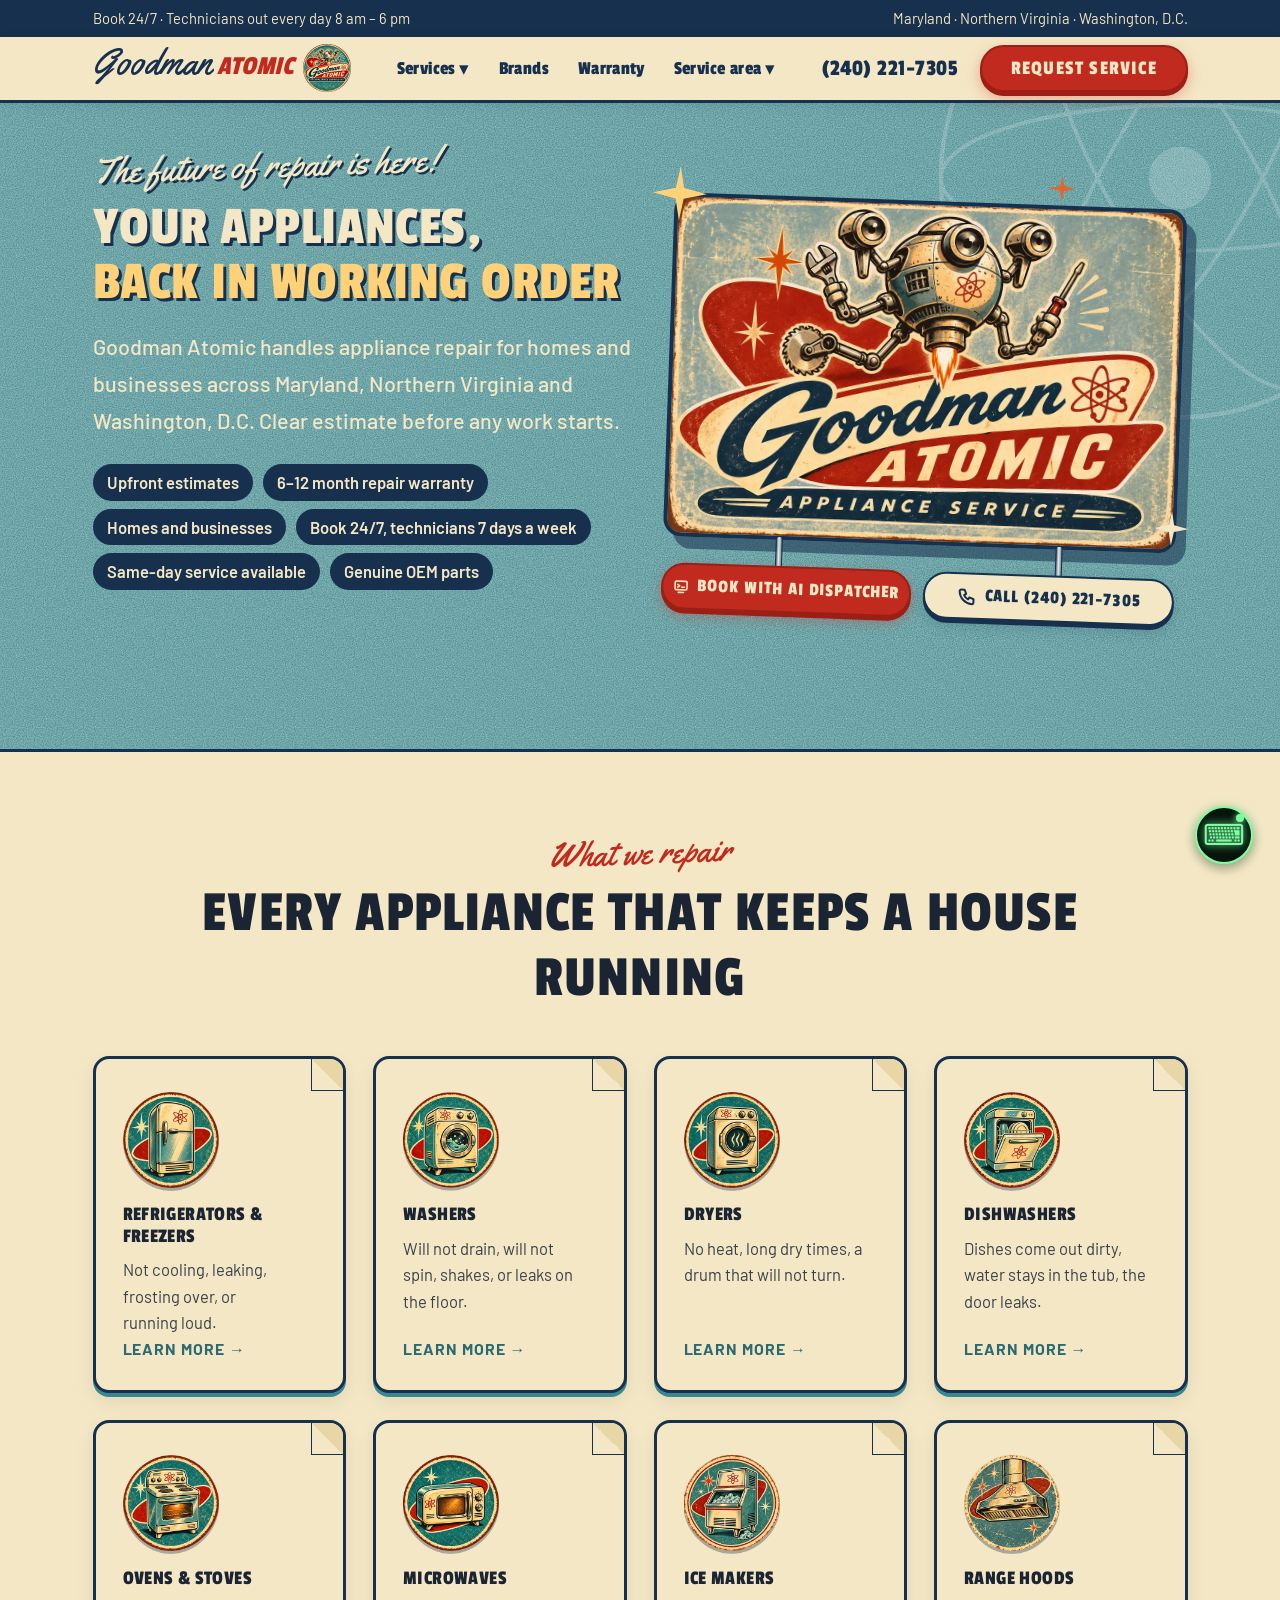
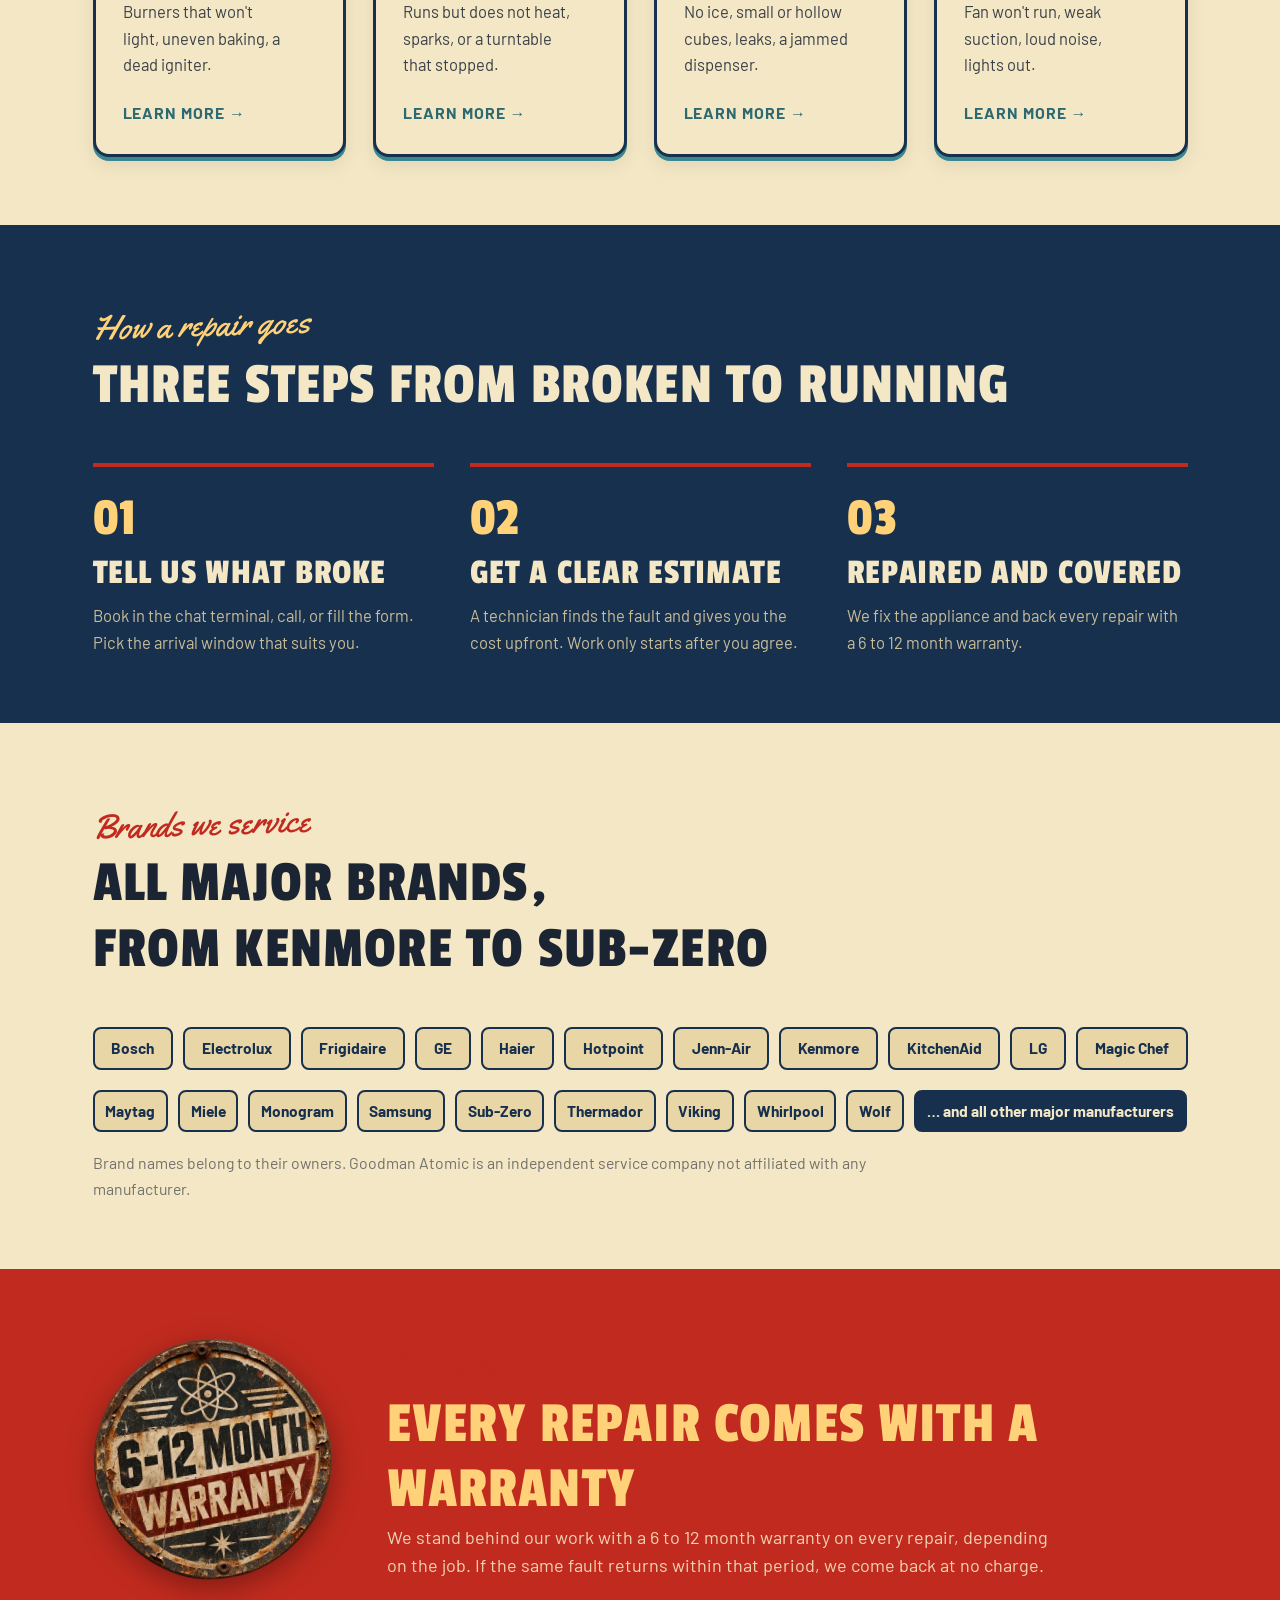
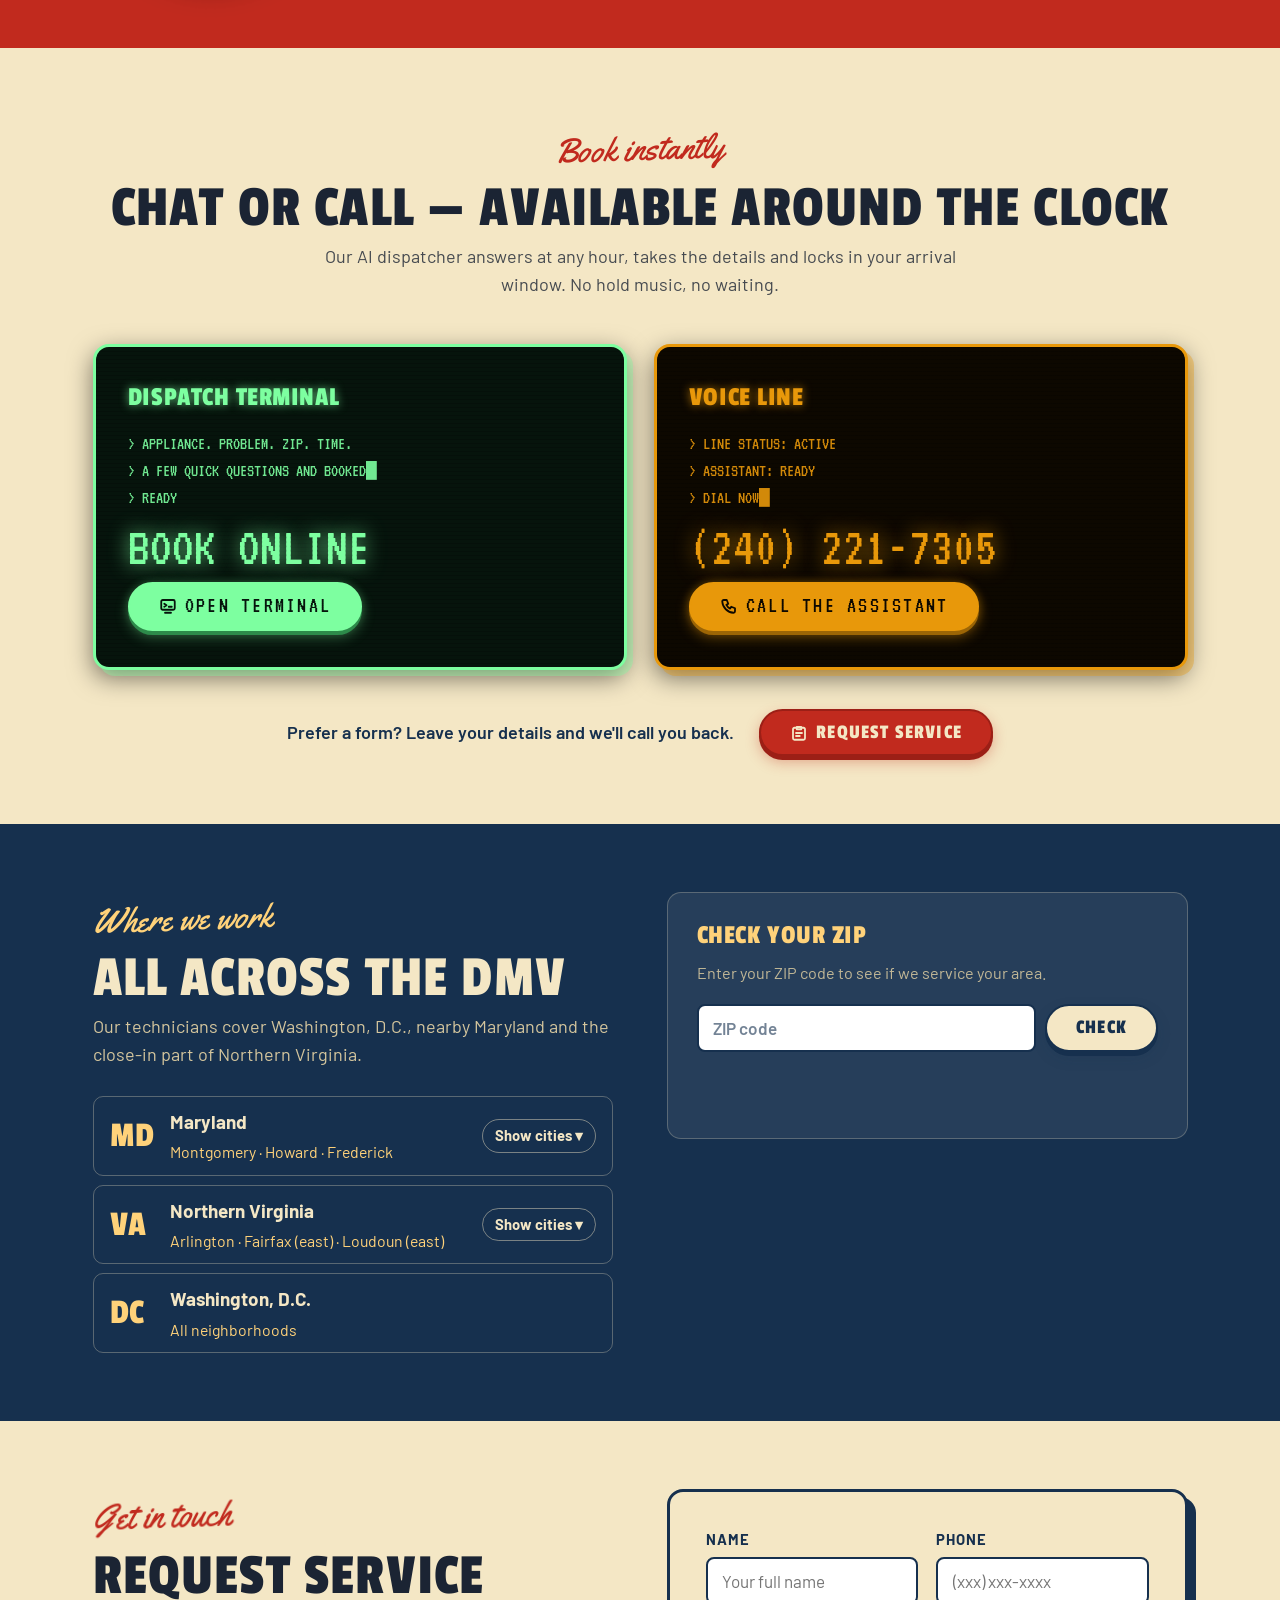
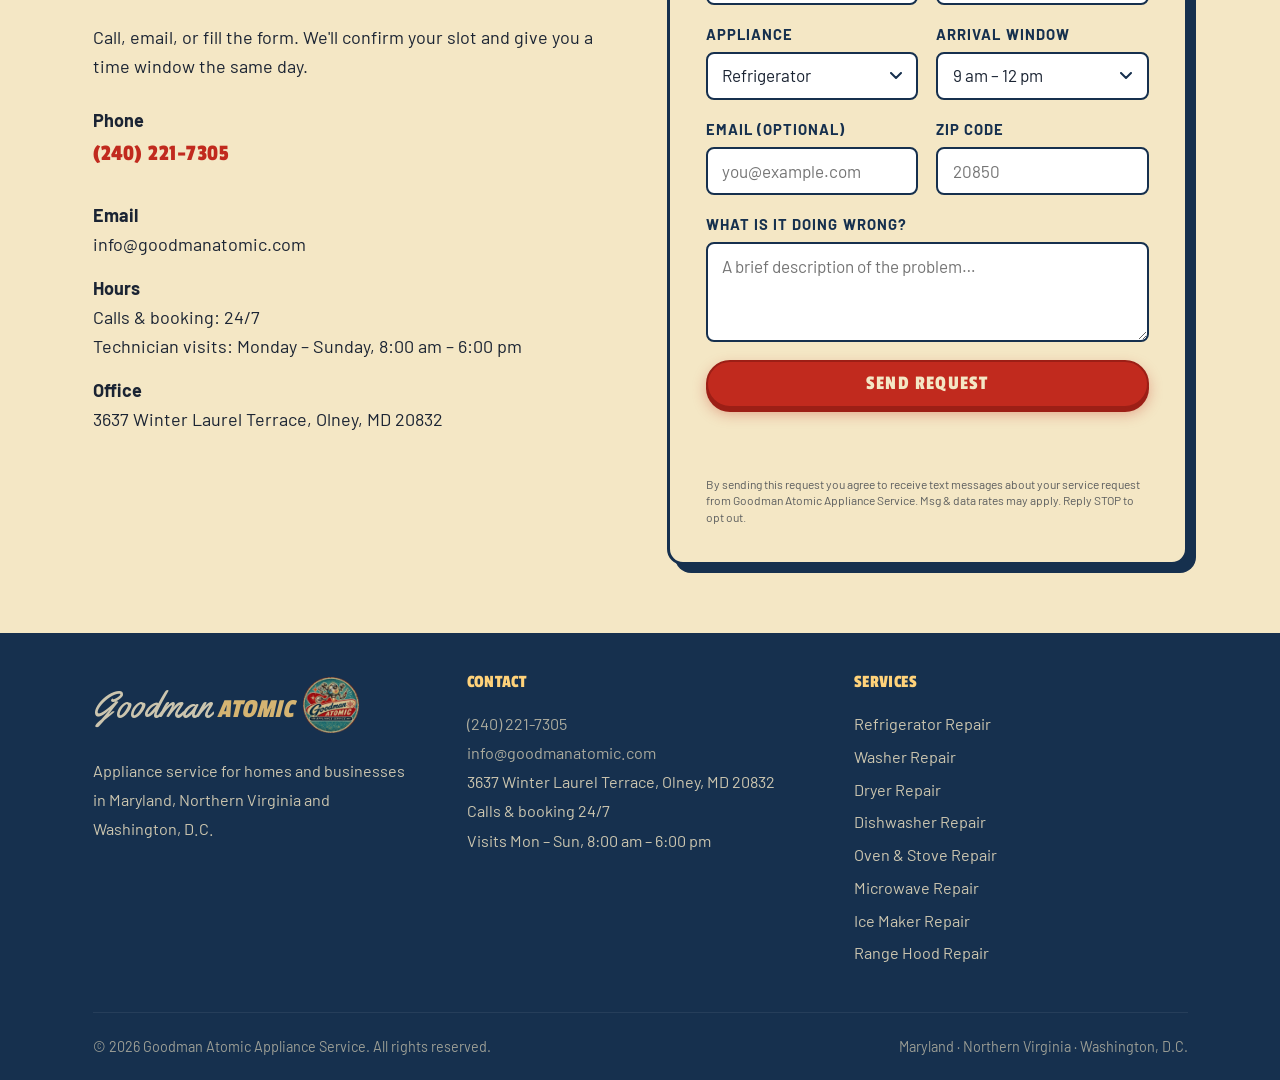
<file: index.html>
<!DOCTYPE html>
<html lang="en">
<head>
<meta charset="utf-8">
<meta name="viewport" content="width=device-width, initial-scale=1">
<meta name="theme-color" content="#f4e7c5">
<title>Goodman Atomic Appliance Service | Repair in Maryland, Virginia &amp; D.C.</title>
<meta name="description" content="Appliance repair in Maryland, Northern Virginia and Washington D.C. Refrigerators, washers, dryers, ovens, dishwashers. Upfront estimates, 6–12 month warranty. Call (240) 221-7305.">
<link rel="canonical" href="https://goodmanatomic.com/">
<meta property="og:type" content="website">
<meta property="og:site_name" content="Goodman Atomic Appliance Service">
<meta property="og:title" content="Goodman Atomic Appliance Service | Repair in Maryland, Virginia &amp; D.C.">
<meta property="og:description" content="Appliance repair in Maryland, Northern Virginia and Washington D.C. Refrigerators, washers, dryers, ovens, dishwashers. Upfront estimates, 6–12 month warranty. Call (240) 221-7305.">
<meta property="og:url" content="https://goodmanatomic.com/">
<meta property="og:image" content="https://goodmanatomic.com/assets/logo/logo-square.png">
<meta name="twitter:card" content="summary">
<link rel="icon" href="/favicon.ico" sizes="48x48">
<link rel="icon" type="image/png" sizes="96x96" href="/assets/logo/favicon-96.png">
<link rel="icon" type="image/png" sizes="192x192" href="/assets/logo/favicon-192.png">
<link rel="apple-touch-icon" href="assets/logo/logo-round.png">
<link rel="preconnect" href="https://fonts.googleapis.com">
<link rel="preconnect" href="https://fonts.gstatic.com" crossorigin>
<link href="https://fonts.googleapis.com/css2?family=Barlow:wght@400;500;600;700&family=Passion+One:wght@400;700&family=VT323&family=Yellowtail&display=swap" rel="stylesheet">
<link rel="stylesheet" href="assets/css/style.css?v=11181900">
<script type="application/ld+json">{"@context":"https://schema.org","@type":["LocalBusiness","HomeAndConstructionBusiness"],"@id":"https://goodmanatomic.com/#business","name":"Goodman Atomic Appliance Service","url":"https://goodmanatomic.com/","logo":"https://goodmanatomic.com/assets/logo/logo-square.png","image":"https://goodmanatomic.com/assets/goodman-atomic-sign.webp","telephone":"+12402217305","email":"info@goodmanatomic.com","address":{"@type":"PostalAddress","streetAddress":"3637 Winter Laurel Terrace","addressLocality":"Olney","addressRegion":"MD","postalCode":"20832","addressCountry":"US"},"areaServed":[{"@type":"AdministrativeArea","name":"Montgomery County, MD"},{"@type":"AdministrativeArea","name":"Howard County, MD"},{"@type":"AdministrativeArea","name":"Frederick County, MD"},{"@type":"AdministrativeArea","name":"Washington, DC"},{"@type":"AdministrativeArea","name":"Arlington County, VA"},{"@type":"AdministrativeArea","name":"Fairfax County, VA"},{"@type":"AdministrativeArea","name":"Falls Church, VA"},{"@type":"AdministrativeArea","name":"Loudoun County, VA"}],"openingHoursSpecification":{"@type":"OpeningHoursSpecification","dayOfWeek":["Monday","Tuesday","Wednesday","Thursday","Friday","Saturday","Sunday"],"opens":"00:00","closes":"23:59"},"priceRange":"$$","paymentAccepted":"Cash, Check, Credit Card, Zelle, Venmo, PayPal","hasOfferCatalog":{"@type":"OfferCatalog","name":"Appliance repair services","itemListElement":[{"@type":"Offer","itemOffered":{"@type":"Service","name":"Refrigerator & Freezer Repair","url":"https://goodmanatomic.com/services/refrigerator-repair.html"}},{"@type":"Offer","itemOffered":{"@type":"Service","name":"Washer Repair","url":"https://goodmanatomic.com/services/washer-repair.html"}},{"@type":"Offer","itemOffered":{"@type":"Service","name":"Dryer Repair","url":"https://goodmanatomic.com/services/dryer-repair.html"}},{"@type":"Offer","itemOffered":{"@type":"Service","name":"Dishwasher Repair","url":"https://goodmanatomic.com/services/dishwasher-repair.html"}},{"@type":"Offer","itemOffered":{"@type":"Service","name":"Oven & Stove Repair","url":"https://goodmanatomic.com/services/oven-stove-repair.html"}},{"@type":"Offer","itemOffered":{"@type":"Service","name":"Microwave Repair","url":"https://goodmanatomic.com/services/microwave-repair.html"}},{"@type":"Offer","itemOffered":{"@type":"Service","name":"Ice Maker Repair","url":"https://goodmanatomic.com/services/ice-maker-repair.html"}},{"@type":"Offer","itemOffered":{"@type":"Service","name":"Range Hood Repair","url":"https://goodmanatomic.com/services/range-hood-repair.html"}}]}}</script>
</head>
<body>
<a class="skip" href="#main">Skip to content</a>

<!-- Top strip -->
<div class="strip">
  <div class="wrap">
    <span>Book 24/7 · Technicians out every day 8 am – 6 pm</span>
    <span>Maryland · Northern Virginia · Washington, D.C.</span>
  </div>
</div>

<!-- Header -->
<header class="site" role="banner">
  <div class="wrap">
    <div class="head-inner">
      <a class="brand" href="/" aria-label="Goodman Atomic Appliance Service — home">
        <span class="g">Goodman</span><span class="a">Atomic</span><img class="brand-logo" src="assets/logo/logo-round-192.webp" alt="" width="48" height="48" aria-hidden="true">
      </a>
      <button id="menuBtn" class="menu-btn" aria-expanded="false" aria-controls="mainNav" aria-label="Open navigation menu">
        <span></span><span></span><span></span>
      </button>
      <nav class="main" id="mainNav" aria-label="Site navigation">
        <div class="has-drop">
          <button class="drop-toggle" aria-expanded="false" aria-haspopup="true">Services <span aria-hidden="true">▾</span></button>
          <div class="drop-menu" role="menu">
            <a href="services/refrigerator-repair.html" role="menuitem">Refrigerator &amp; Freezer</a>
            <a href="services/washer-repair.html" role="menuitem">Washer Repair</a>
            <a href="services/dryer-repair.html" role="menuitem">Dryer Repair</a>
            <a href="services/dishwasher-repair.html" role="menuitem">Dishwasher Repair</a>
            <a href="services/oven-stove-repair.html" role="menuitem">Oven &amp; Stove Repair</a>
            <a href="services/microwave-repair.html" role="menuitem">Microwave Repair</a>
            <a href="services/ice-maker-repair.html" role="menuitem">Ice Maker Repair</a>
            <a href="services/range-hood-repair.html" role="menuitem">Range Hood Repair</a>
          </div>
        </div>
        <a href="#brands">Brands</a>
        <a href="#warranty">Warranty</a>
        <div class="has-drop">
          <button class="drop-toggle" aria-expanded="false" aria-haspopup="true">Service area <span aria-hidden="true">▾</span></button>
          <div class="drop-menu" role="menu">
            <a href="#area" role="menuitem">Washington, D.C.</a>
            <a href="#area" role="menuitem">MD — Montgomery County</a>
            <a href="#area" role="menuitem">MD — Howard County</a>
            <a href="#area" role="menuitem">MD — Frederick County</a>
            <a href="#area" role="menuitem">VA — Arlington County</a>
            <a href="#area" role="menuitem">VA — Fairfax County (east)</a>
          </div>
        </div>
      </nav>
      <div class="head-cta">
        <a class="head-phone" href="tel:+12402217305">(240) 221-7305</a>
        <a class="btn btn-red" href="#reqForm">Request service</a>
      </div>
    </div>
  </div>
</header>

<main id="main">

<!-- ═══ HERO ═══ -->
<section class="hero" id="top" aria-label="Welcome to Goodman Atomic">
  <!-- Background atom -->
  <svg class="atom" viewBox="0 0 200 200" fill="none" aria-hidden="true">
    <g class="orbit-a" stroke="white" stroke-width="1.5">
      <circle cx="100" cy="100" r="92" fill="none"/>
      <ellipse cx="100" cy="100" rx="92" ry="28"/>
      <circle cx="192" cy="100" r="6" fill="white" stroke="none"/>
    </g>
    <g class="orbit-b" stroke="white" stroke-width="1.5">
      <circle cx="100" cy="100" r="92" fill="none"/>
      <ellipse cx="100" cy="100" rx="92" ry="28" transform="rotate(60 100 100)"/>
      <circle cx="146" cy="20.3" r="5" fill="white" stroke="none"/>
    </g>
    <g class="orbit-c" stroke="white" stroke-width="1.5">
      <circle cx="100" cy="100" r="92" fill="none"/>
      <ellipse cx="100" cy="100" rx="92" ry="28" transform="rotate(120 100 100)"/>
      <circle cx="54" cy="20.3" r="5" fill="white" stroke="none"/>
    </g>
    <circle cx="100" cy="100" r="12" fill="white" stroke="none"/>
  </svg>

  <div class="wrap">
    <!-- Left: copy -->
    <div class="hero-text">
      <span class="script">The future of repair is here!</span>
      <h1>Your appliances, <em>back in working order</em></h1>
      <p class="lead">Goodman Atomic handles appliance repair for homes and businesses across Maryland, Northern Virginia and Washington, D.C. Clear estimate before any work starts.</p>
      <ul class="chips">
        <li>Upfront estimates</li>
        <li>6–12 month repair warranty</li>
        <li>Homes and businesses</li>
        <li>Book 24/7, technicians 7 days a week</li>
        <li>Same-day service available</li>
        <li>Genuine OEM parts</li>
      </ul>
    </div>

    <!-- Right: sign with the two main buttons hanging under it -->
    <div class="sign-col">
    <div class="sign">
      <svg class="burst b1" viewBox="0 0 40 40" aria-hidden="true"><path fill="currentColor" d="M20 0l3 16 17 4-17 4-3 16-3-16L0 20l17-4z"/></svg>
      <svg class="burst b2" viewBox="0 0 40 40" aria-hidden="true"><path fill="currentColor" d="M20 0l3 16 17 4-17 4-3 16-3-16L0 20l17-4z"/></svg>
      <svg class="burst b3" viewBox="0 0 40 40" aria-hidden="true"><path fill="currentColor" d="M20 0l3 16 17 4-17 4-3 16-3-16L0 20l17-4z"/></svg>
      <img src="assets/goodman-atomic-sign.webp" width="1080" height="720"
        alt="Goodman Atomic Appliance Service — retro sign with repair mascot"
        loading="eager">
    </div>
        <div class="hero-cta sign-cta">
          <button class="btn btn-red" type="button" data-open-chat aria-haspopup="dialog">
            <svg width="20" height="20" viewBox="0 0 24 24" fill="none" stroke="currentColor" stroke-width="2.4" stroke-linecap="round" stroke-linejoin="round" aria-hidden="true"><rect x="3" y="4" width="18" height="13" rx="2"/><path d="M8 21h8M7 9l3 2-3 2M13 13h4"/></svg>
            Book with AI dispatcher
          </button>
          <a class="btn btn-cream" href="tel:+12402217305">
            <svg width="20" height="20" viewBox="0 0 24 24" fill="none" stroke="currentColor" stroke-width="2.4" stroke-linecap="round" stroke-linejoin="round" aria-hidden="true"><path d="M5 4h4l2 5-2.5 1.5a11 11 0 0 0 5 5L15 13l5 2v4a2 2 0 0 1-2 2A16 16 0 0 1 3 6a2 2 0 0 1 2-2z"/></svg>
            Call (240) 221-7305
          </a>
        </div>
    </div>
  </div>
</section>


<!-- ═══ SERVICES ═══ -->
<section class="band-cream" id="services">
  <div class="wrap">
    <div class="sec-head" data-rise>
      <span class="script">What we repair</span>
      <h2>Every appliance that keeps a house running</h2>
    </div>
    <div class="cards">

      <article class="card" data-rise>
        <div class="ico ico-img"><img src="assets/icons/refrigerator.webp" alt="" width="96" height="96" loading="lazy"></div>
        <h3>Refrigerators &amp; freezers</h3>
        <p>Not cooling, leaking, frosting over, or running loud.</p>
        <a class="card-link" href="services/refrigerator-repair.html">Learn more →</a>
      </article>

      <article class="card" data-rise>
        <div class="ico ico-img"><img src="assets/icons/washer.webp" alt="" width="96" height="96" loading="lazy"></div>
        <h3>Washers</h3>
        <p>Will not drain, will not spin, shakes, or leaks on the floor.</p>
        <a class="card-link" href="services/washer-repair.html">Learn more →</a>
      </article>

      <article class="card" data-rise>
        <div class="ico ico-img"><img src="assets/icons/dryer.webp" alt="" width="96" height="96" loading="lazy"></div>
        <h3>Dryers</h3>
        <p>No heat, long dry times, a drum that will not turn.</p>
        <a class="card-link" href="services/dryer-repair.html">Learn more →</a>
      </article>

      <article class="card" data-rise>
        <div class="ico ico-img"><img src="assets/icons/dishwasher.webp" alt="" width="96" height="96" loading="lazy"></div>
        <h3>Dishwashers</h3>
        <p>Dishes come out dirty, water stays in the tub, the door leaks.</p>
        <a class="card-link" href="services/dishwasher-repair.html">Learn more →</a>
      </article>

      <article class="card" data-rise>
        <div class="ico ico-img"><img src="assets/icons/oven-stove.webp" alt="" width="96" height="96" loading="lazy"></div>
        <h3>Ovens &amp; stoves</h3>
        <p>Burners that won't light, uneven baking, a dead igniter.</p>
        <a class="card-link" href="services/oven-stove-repair.html">Learn more →</a>
      </article>

      <article class="card" data-rise>
        <div class="ico ico-img"><img src="assets/icons/microwave.webp" alt="" width="96" height="96" loading="lazy"></div>
        <h3>Microwaves</h3>
        <p>Runs but does not heat, sparks, or a turntable that stopped.</p>
        <a class="card-link" href="services/microwave-repair.html">Learn more →</a>
      </article>

      <article class="card" data-rise>
        <div class="ico ico-img"><img src="assets/icons/ice-maker.webp" alt="" width="96" height="96" loading="lazy"></div>
        <h3>Ice makers</h3>
        <p>No ice, small or hollow cubes, leaks, a jammed dispenser.</p>
        <a class="card-link" href="services/ice-maker-repair.html">Learn more →</a>
      </article>

      <article class="card" data-rise>
        <div class="ico ico-img"><img src="assets/icons/range-hood.webp" alt="" width="96" height="96" loading="lazy"></div>
        <h3>Range hoods</h3>
        <p>Fan won't run, weak suction, loud noise, lights out.</p>
        <a class="card-link" href="services/range-hood-repair.html">Learn more →</a>
      </article>

    </div>
  </div>
</section>


<!-- ═══ HOW IT WORKS ═══ -->
<section class="band-navy" id="how">
  <div class="wrap">
    <div class="sec-head sec-head-left" data-rise>
      <span class="script">How a repair goes</span>
      <h2>Three steps from broken to running</h2>
    </div>
    <ol class="steps">
      <li class="step" data-rise>
        <h3>Tell us what broke</h3>
        <p>Book in the chat terminal, call, or fill the form. Pick the arrival window that suits you.</p>
      </li>
      <li class="step" data-rise>
        <h3>Get a clear estimate</h3>
        <p>A technician finds the fault and gives you the cost upfront. Work only starts after you agree.</p>
      </li>
      <li class="step" data-rise>
        <h3>Repaired and covered</h3>
        <p>We fix the appliance and back every repair with a 6 to 12 month warranty.</p>
      </li>
    </ol>
  </div>
</section>


<!-- ═══ BRANDS ═══ -->
<section class="band-cream" id="brands">
  <div class="wrap">
    <div class="sec-head" data-rise>
      <span class="script">Brands we service</span>
      <h2>All major brands,<br>from Kenmore to <span style="white-space:nowrap">Sub-Zero</span></h2>
    </div>
    <ul class="brands" data-rise aria-label="Brands we service">
      <li>Bosch</li>
      <li>Electrolux</li>
      <li>Frigidaire</li>
      <li>GE</li>
      <li>Haier</li>
      <li>Hotpoint</li>
      <li>Jenn-Air</li>
      <li>Kenmore</li>
      <li>KitchenAid</li>
      <li>LG</li>
      <li>Magic Chef</li>
      <li class="brands-break" aria-hidden="true"></li>
      <li>Maytag</li>
      <li>Miele</li>
      <li>Monogram</li>
      <li>Samsung</li>
      <li>Sub-Zero</li>
      <li>Thermador</li>
      <li>Viking</li>
      <li>Whirlpool</li>
      <li>Wolf</li>
      <li class="brands-more">… and all other major manufacturers</li>
    </ul>
    <p class="brands-fine">Brand names belong to their owners. Goodman Atomic is an independent service company not affiliated with any manufacturer.</p>
  </div>
</section>


<!-- ═══ WARRANTY ═══ -->
<section class="band-red warranty" id="warranty">
  <div class="wrap">
    <div class="seal-img" data-rise>
      <img src="assets/icons/warranty-seal.webp" alt="6–12 month warranty" width="240" height="240" loading="lazy">
    </div>
    <div data-rise>
      <span class="script">Our word on it</span>
      <h2>Every repair comes with a warranty</h2>
      <p>We stand behind our work with a 6 to 12 month warranty on every repair, depending on the job. If the same fault returns within that period, we come back at no charge.</p>
    </div>
  </div>
</section>


<!-- ═══ AI DISPATCHER ═══ -->
<section class="band-cream" id="dispatch">
  <div class="wrap">
    <div class="sec-head" data-rise>
      <span class="script">Book instantly</span>
      <h2>Chat or call — available around the clock</h2>
      <p>Our AI dispatcher answers at any hour, takes the details and locks in your arrival window. No hold music, no waiting.</p>
    </div>
    <div class="duo" data-rise>
      <!-- Green CRT: text dispatch -->
      <div class="panel term">
        <h3>Dispatch terminal</h3>
        <p>APPLIANCE. PROBLEM. ZIP. TIME.</p>
        <p>A FEW QUICK QUESTIONS AND BOOKED<span class="cursor" aria-hidden="true"></span></p>
        <p>READY</p>
        <div class="crt-bignum">BOOK ONLINE</div>
        <button class="btn btn-crt" type="button" data-open-chat aria-haspopup="dialog">
          <svg width="18" height="18" viewBox="0 0 24 24" fill="none" stroke="currentColor" stroke-width="2.4" stroke-linecap="round" stroke-linejoin="round" aria-hidden="true"><rect x="3" y="4" width="18" height="13" rx="2"/><path d="M8 21h8M7 9l3 2-3 2M13 13h4"/></svg>
          Open terminal
        </button>
      </div>
      <!-- Amber CRT: voice line -->
      <div class="panel amber-crt">
        <h3>Voice line</h3>
        <p>LINE STATUS: ACTIVE</p>
        <p>ASSISTANT: READY</p>
        <p>DIAL NOW<span class="amber-cursor" aria-hidden="true"></span></p>
        <div class="crt-bignum">(240) 221-7305</div>
        <a class="btn btn-amber" href="tel:+12402217305">
          <svg width="18" height="18" viewBox="0 0 24 24" fill="none" stroke="currentColor" stroke-width="2.4" stroke-linecap="round" stroke-linejoin="round" aria-hidden="true"><path d="M5 4h4l2 5-2.5 1.5a11 11 0 0 0 5 5L15 13l5 2v4a2 2 0 0 1-2 2A16 16 0 0 1 3 6a2 2 0 0 1 2-2z"/></svg>
          Call the assistant
        </a>
      </div>
    </div>
    <div class="dispatch-form-cta" data-rise>
      <span>Prefer a form? Leave your details and we'll call you back.</span>
      <a class="btn btn-red" href="#reqForm">
        <svg width="18" height="18" viewBox="0 0 24 24" fill="none" stroke="currentColor" stroke-width="2.4" stroke-linecap="round" stroke-linejoin="round" aria-hidden="true"><path d="M9 4h6v3H9z"/><path d="M8 5H6a2 2 0 0 0-2 2v12a2 2 0 0 0 2 2h12a2 2 0 0 0 2-2V7a2 2 0 0 0-2-2h-2M8 12h8M8 16h5"/></svg>
        Request service
      </a>
    </div>
  </div>
</section>


<!-- ═══ SERVICE AREA ═══ -->
<section class="band-navy area" id="area">
  <div class="wrap">
    <div class="area-left" data-rise>
      <span class="script">Where we work</span>
      <h2>All across the DMV</h2>
      <p>Our technicians cover Washington, D.C., nearby Maryland and the close-in part of Northern Virginia.</p>

      <div class="states" data-rise>
        <!-- Maryland -->
        <details class="state-block">
          <summary class="state-summary">
            <span class="state-abbr">MD</span>
            <span class="state-info">
              <strong>Maryland</strong>
              <span class="state-counties">Montgomery · Howard · Frederick</span>
            </span>
            <span class="state-toggle"><span class="t-show">Show cities</span><span class="t-hide">Hide cities</span></span>
          </summary>
          <div class="state-cities">
            <p><strong>Montgomery County:</strong> Rockville, Bethesda, Gaithersburg, Silver Spring, Germantown, Potomac, Chevy Chase, North Bethesda, North Potomac, Takoma Park, Kensington, Wheaton, Olney, Aspen Hill, Montgomery Village, Clarksburg, Damascus, Poolesville, Burtonsville, Colesville, White Oak, Derwood, Darnestown, Boyds, Cabin John, Glen Echo, Garrett Park, Laytonsville, Sandy Spring, Ashton, Brookeville, Washington Grove, Barnesville, Dickerson.</p>
            <p><strong>Howard County:</strong> Columbia, Ellicott City, Elkridge, North Laurel, Savage, Jessup, Fulton, Clarksville, Highland, Scaggsville, Dayton, Glenelg, Glenwood, West Friendship, Cooksville, Lisbon, Woodbine, Marriottsville.</p>
            <p><strong>Frederick County:</strong> Frederick, Urbana, Ballenger Creek, Middletown, Brunswick, Thurmont, Walkersville, New Market, Mount Airy, Myersville, Emmitsburg, Woodsboro, Jefferson, Adamstown, Buckeystown, Ijamsville, Monrovia, Libertytown, Point of Rocks, Braddock Heights, Lake Linganore, Burkittsville.</p>
          </div>
        </details>

        <!-- Virginia -->
        <details class="state-block">
          <summary class="state-summary">
            <span class="state-abbr">VA</span>
            <span class="state-info">
              <strong>Northern Virginia</strong>
              <span class="state-counties">Arlington · Fairfax (east) · Loudoun (east)</span>
            </span>
            <span class="state-toggle"><span class="t-show">Show cities</span><span class="t-hide">Hide cities</span></span>
          </summary>
          <div class="state-cities">
            <p><strong>Arlington County:</strong> Arlington, Rosslyn, Clarendon, Ballston, Crystal City, Pentagon City, Shirlington.</p>
            <p><strong>Fairfax County (east):</strong> McLean, Falls Church, Fairfax, Vienna, Tysons, Annandale, Great Falls, Oakton, Merrifield, Dunn Loring.</p>
            <p><strong>Loudoun County (east):</strong> Leesburg, Lansdowne, Ashburn, Broadlands, Brambleton, Sterling, Lovettsville, Hamilton, Waterford.</p>
          </div>
        </details>

        <!-- DC -->
        <div class="state-block state-static">
          <div class="state-summary">
            <span class="state-abbr">DC</span>
            <span class="state-info">
              <strong>Washington, D.C.</strong>
              <span class="state-counties">All neighborhoods</span>
            </span>
          </div>
        </div>
      </div>
    </div>

    <div class="area-right" data-rise>
      <div class="zip-checker">
        <h3>Check your ZIP</h3>
        <p>Enter your ZIP code to see if we service your area.</p>
        <div class="zip-row">
          <label for="zipInput" class="sr-only">ZIP code</label>
          <input id="zipInput" type="text" inputmode="numeric" pattern="\d{5}" maxlength="5" placeholder="ZIP code" class="zip-input" autocomplete="postal-code">
          <button type="button" class="btn btn-cream zip-btn" id="zipBtn">Check</button>
        </div>
        <p class="zip-result" id="zipResult" aria-live="polite"></p>
      </div>
    </div>
  </div>
</section>


<!-- ═══ BOOK / CONTACT ═══ -->
<section class="band-cream book" id="book">
  <div class="wrap">
    <div class="book-info" data-rise>
      <span class="script">Get in touch</span>
      <h2>Request service</h2>
      <p>Call, email, or fill the form. We'll confirm your slot and give you a time window the same day.</p>
      <p class="book-phone">
        <strong>Phone</strong><br>
        <a href="tel:+12402217305" class="tel-link">(240) 221-7305</a>
      </p>
    </div>

    <form class="req" id="reqForm" novalidate data-rise>
      <div class="field-group">
        <label for="f-name">Name</label>
        <input id="f-name" name="name" type="text" autocomplete="name" required placeholder="Your full name">
      </div>
      <div class="field-group">
        <label for="f-phone">Phone</label>
        <input id="f-phone" name="phone" type="tel" autocomplete="tel" inputmode="tel" required placeholder="(xxx) xxx-xxxx">
      </div>
      <div class="field-group">
        <label for="f-app">Appliance</label>
        <select id="f-app" name="appliance">
          <option>Refrigerator</option>
          <option>Freezer</option>
          <option>Washer</option>
          <option>Dryer</option>
          <option>Dishwasher</option>
          <option>Oven or stove</option>
          <option>Microwave</option>
          <option>Ice maker</option>
          <option>Range hood</option>
          <option>Other</option>
        </select>
      </div>
      <div class="field-group">
        <label for="f-slot">Arrival window</label>
        <select id="f-slot" name="slot">
          <option>9 am – 12 pm</option>
          <option>10 am – 1 pm</option>
          <option>11 am – 2 pm</option>
          <option>12 pm – 3 pm</option>
          <option>1 pm – 4 pm</option>
          <option>2 pm – 5 pm</option>
          <option>3 pm – 6 pm</option>
        </select>
      </div>
      <div class="field-group">
        <label for="f-email">Email (optional)</label>
        <input id="f-email" name="email" type="email" autocomplete="email" placeholder="you@example.com">
      </div>
      <div class="field-group">
        <label for="f-zip">ZIP code</label>
        <input id="f-zip" name="zip" type="text" inputmode="numeric" autocomplete="postal-code" maxlength="5" placeholder="20850" required>
      </div>
      <div class="field-group full">
        <label for="f-prob">What is it doing wrong?</label>
        <textarea id="f-prob" name="problem" placeholder="A brief description of the problem…"></textarea>
      </div>
      <div class="full">
        <button class="btn btn-red req-submit" type="submit">Send request</button>
      </div>
      <p id="formNote" aria-live="polite" class="full"></p>
      <p class="full form-consent">By sending this request you agree to receive text messages about your service request from Goodman Atomic Appliance Service. Msg &amp; data rates may apply. Reply STOP to opt out.</p>
    </form>

    <ul class="book-more" data-rise>
      <li>
        <strong>Email</strong><br>
        <a href="mailto:info@goodmanatomic.com">info@goodmanatomic.com</a>
      </li>
      <li>
        <strong>Hours</strong><br>
        Calls &amp; booking: 24/7<br>Technician visits: Monday – Sunday, 8:00 am – 6:00 pm
      </li>
      <li>
        <strong>Office</strong><br>
        3637 Winter Laurel Terrace, Olney, MD 20832
      </li>
    </ul>
  </div>
</section>

</main><!-- /main -->


<!-- ═══ FOOTER ═══ -->
<footer class="site" role="contentinfo">
  <div class="wrap">
    <div class="foot-grid">
      <div class="foot-col">
        <a class="brand brand-foot" href="/" aria-label="Goodman Atomic — home">
          <span class="g">Goodman</span><span class="a">Atomic</span><img class="brand-logo brand-logo-foot" src="assets/logo/logo-round-512.webp" alt="" width="56" height="56" aria-hidden="true">
        </a>
        <p>Appliance service for homes and businesses in Maryland, Northern Virginia and Washington, D.C.</p>
      </div>
      <div class="foot-col">
        <h4>Contact</h4>
        <ul>
          <li><a href="tel:+12402217305">(240) 221-7305</a></li>
          <li><a href="mailto:info@goodmanatomic.com">info@goodmanatomic.com</a></li>
          <li>3637 Winter Laurel Terrace, Olney, MD 20832</li>
          <li>Calls &amp; booking 24/7</li>
          <li>Visits Mon – Sun, 8:00 am – 6:00 pm</li>
        </ul>
      </div>
      <div class="foot-col">
        <h4>Services</h4>
        <nav class="foot-nav" aria-label="Service pages">
          <a href="services/refrigerator-repair.html">Refrigerator Repair</a>
          <a href="services/washer-repair.html">Washer Repair</a>
          <a href="services/dryer-repair.html">Dryer Repair</a>
          <a href="services/dishwasher-repair.html">Dishwasher Repair</a>
          <a href="services/oven-stove-repair.html">Oven &amp; Stove Repair</a>
          <a href="services/microwave-repair.html">Microwave Repair</a>
          <a href="services/ice-maker-repair.html">Ice Maker Repair</a>
          <a href="services/range-hood-repair.html">Range Hood Repair</a>
        </nav>
      </div>
    </div>
    <div class="copy">
      <span>© 2026 Goodman Atomic Appliance Service. All rights reserved.</span>
      <span>Maryland · Northern Virginia · Washington, D.C.</span>
    </div>
  </div>
</footer>


<!-- Mobile sticky bar -->
<div class="bar" aria-label="Quick actions">
  <a class="btn btn-cream" href="tel:+12402217305">
    <svg width="18" height="18" viewBox="0 0 24 24" fill="none" stroke="currentColor" stroke-width="2.4" stroke-linecap="round" stroke-linejoin="round" aria-hidden="true"><path d="M5 4h4l2 5-2.5 1.5a11 11 0 0 0 5 5L15 13l5 2v4a2 2 0 0 1-2 2A16 16 0 0 1 3 6a2 2 0 0 1 2-2z"/></svg>
    Call
  </a>
  <button class="btn btn-red" type="button" data-open-chat aria-haspopup="dialog">
    <svg width="18" height="18" viewBox="0 0 24 24" fill="none" stroke="currentColor" stroke-width="2.4" stroke-linecap="round" stroke-linejoin="round" aria-hidden="true"><rect x="3" y="4" width="18" height="13" rx="2"/><path d="M8 21h8M7 9l3 2-3 2M13 13h4"/></svg>
    Chat
  </button>
  <a class="btn btn-gold bar-request" href="#reqForm">
    <svg width="18" height="18" viewBox="0 0 24 24" fill="none" stroke="currentColor" stroke-width="2.4" stroke-linecap="round" stroke-linejoin="round" aria-hidden="true"><path d="M9 4h6v3H9z"/><path d="M8 5H6a2 2 0 0 0-2 2v12a2 2 0 0 0 2 2h12a2 2 0 0 0 2-2V7a2 2 0 0 0-2-2h-2M8 12h8M8 16h5"/></svg>
    Request
  </a>
</div>

<!-- Desktop FAB -->
<button class="fab" id="fab" aria-label="Book a repair — open chat terminal" data-open-chat>⌨</button>

<!-- Chat terminal overlay -->
<div id="chat" class="chat" role="dialog" aria-modal="true" aria-labelledby="chatTitle" aria-hidden="true">
  <div class="chat-head">
    <span class="chat-title" id="chatTitle">◈ GOODMAN ATOMIC DISPATCH</span>
    <button class="chat-close" id="chatClose" aria-label="Close terminal" type="button">✕</button>
  </div>
  <div class="chat-log" id="chatLog" aria-live="polite" aria-atomic="false"></div>
  <div class="chat-input-row">
    <label for="chatInput" class="sr-only">Your answer</label>
    <input class="chat-input" id="chatInput" type="text" placeholder="▸ Type here" autocomplete="off">
    <button class="chat-send" id="chatSend" type="button" aria-label="Send">SEND</button>
  </div>
</div>

<script src="assets/js/main.js?v=11231030"></script>
</body>
</html>
</file>
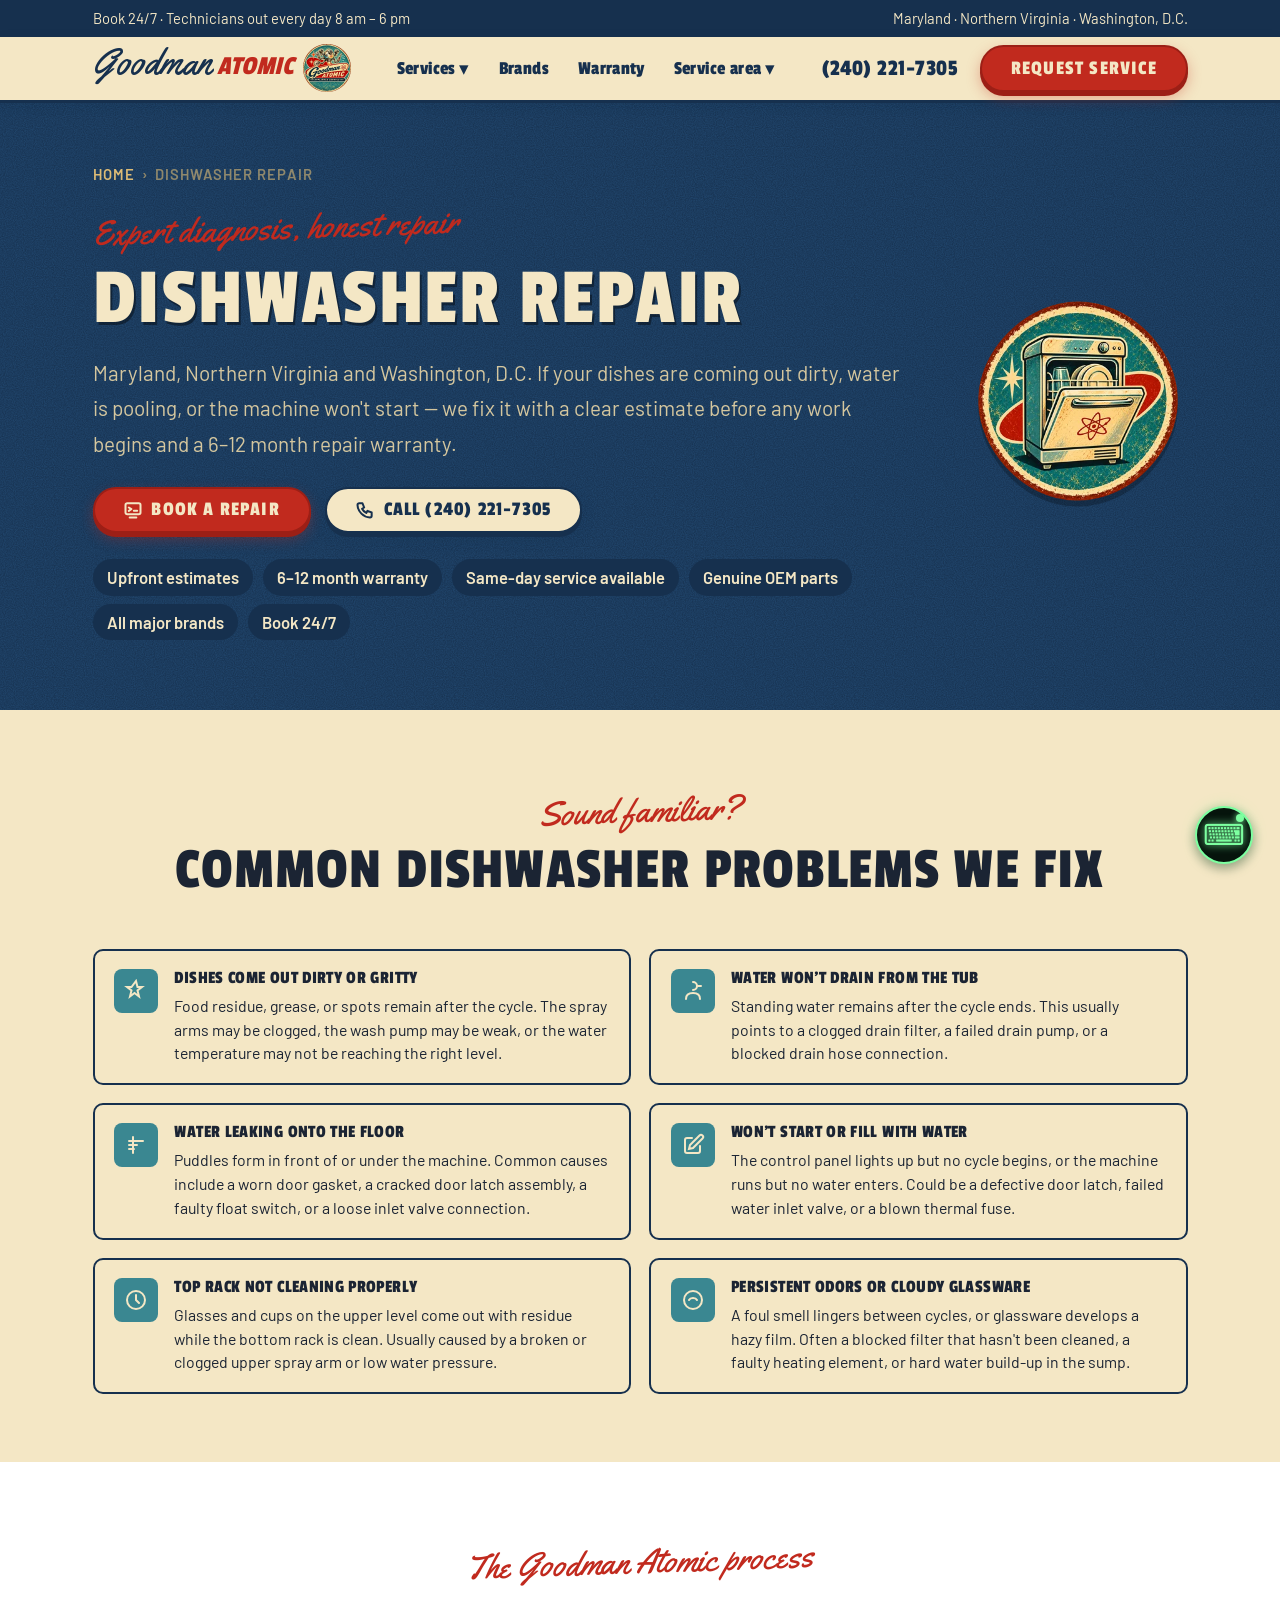
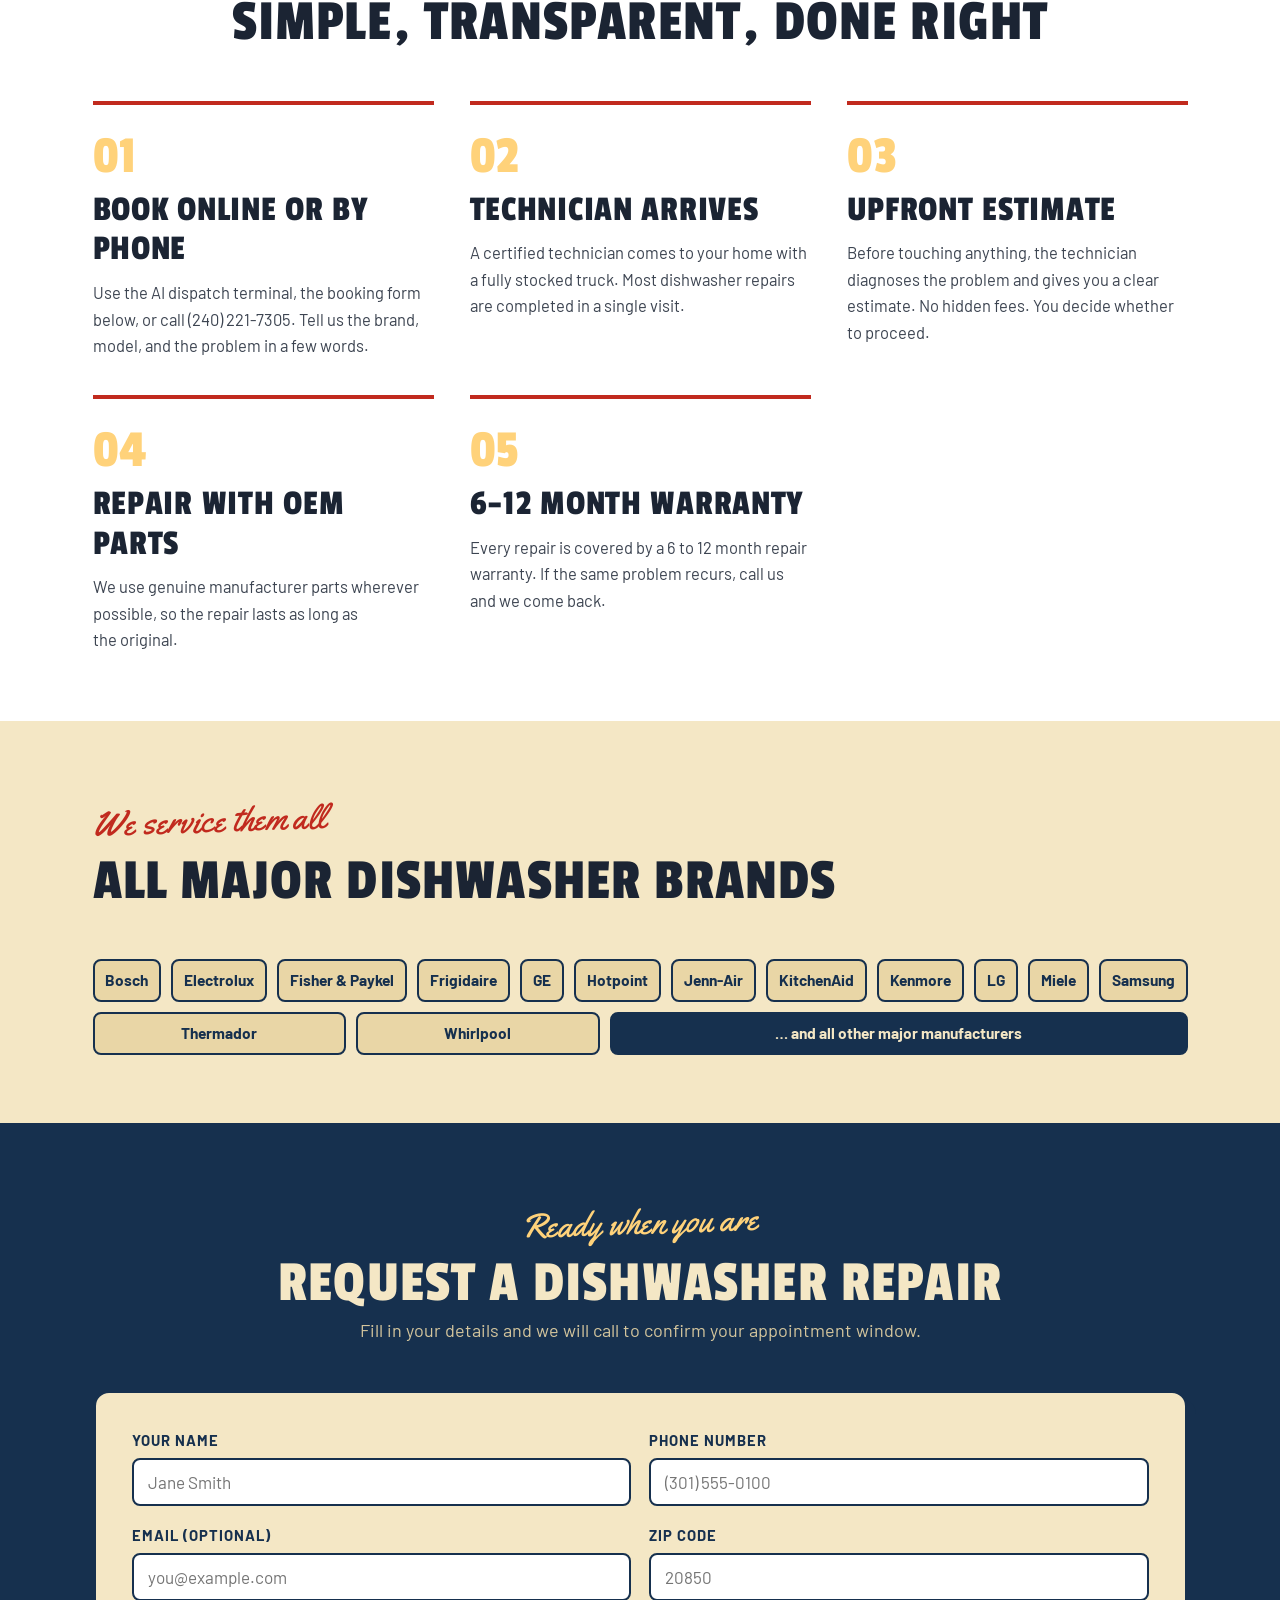
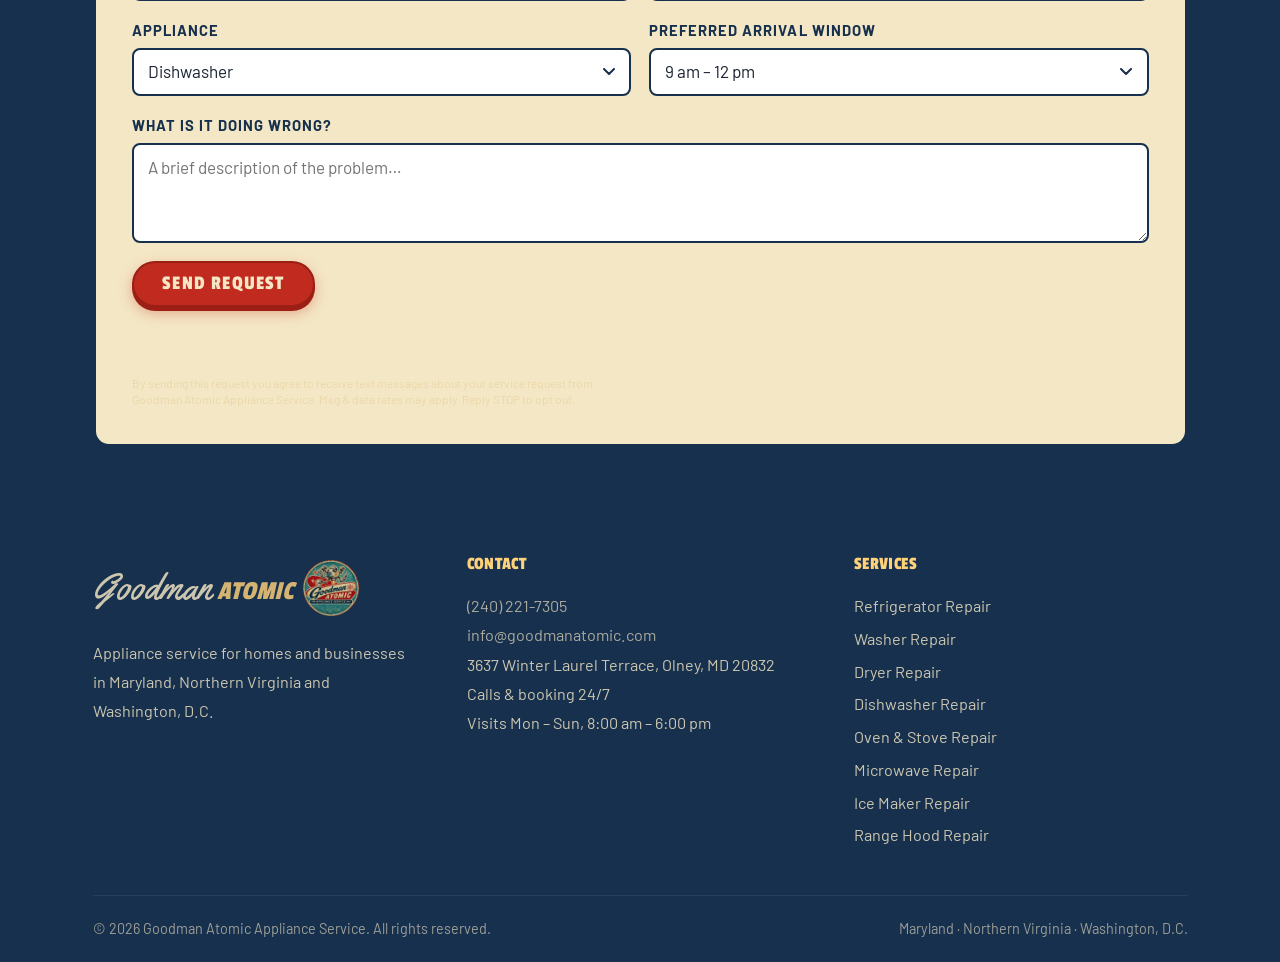
<file: services/dishwasher-repair.html>
<!DOCTYPE html>
<html lang="en">
<head>
<meta charset="utf-8">
<meta name="viewport" content="width=device-width, initial-scale=1">
<meta name="theme-color" content="#f4e7c5">
<title>Dishwasher Repair in Maryland, Northern Virginia &amp; D.C. | Goodman Atomic</title>
<meta name="description" content="Expert dishwasher repair in Maryland, Northern Virginia and Washington D.C. Dishes stay dirty, water won't drain, door leaks, or won't start — we diagnose and fix it with a clear estimate before work starts. Call (240) 221-7305.">
<link rel="canonical" href="https://goodmanatomic.com/services/dishwasher-repair.html">
<meta property="og:type" content="website">
<meta property="og:site_name" content="Goodman Atomic Appliance Service">
<meta property="og:title" content="Dishwasher Repair in Maryland, Northern Virginia &amp; D.C. | Goodman Atomic">
<meta property="og:description" content="Expert dishwasher repair in Maryland, Northern Virginia and Washington D.C. Dishes stay dirty, water won't drain, door leaks, or won't start — we diagnose and fix it with a clear estimate before work starts. Call (240) 221-7305.">
<meta property="og:url" content="https://goodmanatomic.com/services/dishwasher-repair.html">
<meta property="og:image" content="https://goodmanatomic.com/assets/logo/logo-square.png">
<meta name="twitter:card" content="summary">
<link rel="icon" href="/favicon.ico" sizes="48x48">
<link rel="icon" type="image/png" sizes="96x96" href="/assets/logo/favicon-96.png">
<link rel="icon" type="image/png" sizes="192x192" href="/assets/logo/favicon-192.png">
<link rel="apple-touch-icon" href="../assets/logo/logo-round.png">
<link rel="preconnect" href="https://fonts.googleapis.com">
<link rel="preconnect" href="https://fonts.gstatic.com" crossorigin>
<link href="https://fonts.googleapis.com/css2?family=Barlow:wght@400;500;600;700&family=Passion+One:wght@400;700&family=VT323&family=Yellowtail&display=swap" rel="stylesheet">
<link rel="stylesheet" href="../assets/css/style.css?v=11181900">
<script type="application/ld+json">[{"@context":"https://schema.org","@type":["LocalBusiness","HomeAndConstructionBusiness"],"@id":"https://goodmanatomic.com/#business","name":"Goodman Atomic Appliance Service","url":"https://goodmanatomic.com/","logo":"https://goodmanatomic.com/assets/logo/logo-square.png","image":"https://goodmanatomic.com/assets/goodman-atomic-sign.webp","telephone":"+12402217305","email":"info@goodmanatomic.com","address":{"@type":"PostalAddress","streetAddress":"3637 Winter Laurel Terrace","addressLocality":"Olney","addressRegion":"MD","postalCode":"20832","addressCountry":"US"},"areaServed":[{"@type":"AdministrativeArea","name":"Montgomery County, MD"},{"@type":"AdministrativeArea","name":"Howard County, MD"},{"@type":"AdministrativeArea","name":"Frederick County, MD"},{"@type":"AdministrativeArea","name":"Washington, DC"},{"@type":"AdministrativeArea","name":"Arlington County, VA"},{"@type":"AdministrativeArea","name":"Fairfax County, VA"},{"@type":"AdministrativeArea","name":"Falls Church, VA"},{"@type":"AdministrativeArea","name":"Loudoun County, VA"}],"openingHoursSpecification":{"@type":"OpeningHoursSpecification","dayOfWeek":["Monday","Tuesday","Wednesday","Thursday","Friday","Saturday","Sunday"],"opens":"00:00","closes":"23:59"},"priceRange":"$$","paymentAccepted":"Cash, Check, Credit Card, Zelle, Venmo, PayPal","hasOfferCatalog":{"@type":"OfferCatalog","name":"Appliance repair services","itemListElement":[{"@type":"Offer","itemOffered":{"@type":"Service","name":"Refrigerator & Freezer Repair","url":"https://goodmanatomic.com/services/refrigerator-repair.html"}},{"@type":"Offer","itemOffered":{"@type":"Service","name":"Washer Repair","url":"https://goodmanatomic.com/services/washer-repair.html"}},{"@type":"Offer","itemOffered":{"@type":"Service","name":"Dryer Repair","url":"https://goodmanatomic.com/services/dryer-repair.html"}},{"@type":"Offer","itemOffered":{"@type":"Service","name":"Dishwasher Repair","url":"https://goodmanatomic.com/services/dishwasher-repair.html"}},{"@type":"Offer","itemOffered":{"@type":"Service","name":"Oven & Stove Repair","url":"https://goodmanatomic.com/services/oven-stove-repair.html"}},{"@type":"Offer","itemOffered":{"@type":"Service","name":"Microwave Repair","url":"https://goodmanatomic.com/services/microwave-repair.html"}},{"@type":"Offer","itemOffered":{"@type":"Service","name":"Ice Maker Repair","url":"https://goodmanatomic.com/services/ice-maker-repair.html"}},{"@type":"Offer","itemOffered":{"@type":"Service","name":"Range Hood Repair","url":"https://goodmanatomic.com/services/range-hood-repair.html"}}]}},{"@context":"https://schema.org","@type":"Service","name":"Dishwasher Repair","serviceType":"Appliance repair","description":"Professional dishwasher repair service. We diagnose and fix cleaning failures, drainage problems, door leaks, pump and motor faults, control board issues, and all other dishwasher problems.","url":"https://goodmanatomic.com/services/dishwasher-repair.html","provider":{"@id":"https://goodmanatomic.com/#business"},"areaServed":[{"@type":"AdministrativeArea","name":"Montgomery County, MD"},{"@type":"AdministrativeArea","name":"Howard County, MD"},{"@type":"AdministrativeArea","name":"Frederick County, MD"},{"@type":"AdministrativeArea","name":"Washington, DC"},{"@type":"AdministrativeArea","name":"Arlington County, VA"},{"@type":"AdministrativeArea","name":"Fairfax County, VA"},{"@type":"AdministrativeArea","name":"Falls Church, VA"},{"@type":"AdministrativeArea","name":"Loudoun County, VA"}],"offers":{"@type":"Offer","priceCurrency":"USD","price":"70","description":"$70 diagnostic visit, credited toward the repair"}}]</script>
</head>
<body>
<a class="skip" href="#main">Skip to content</a>

<!-- Top strip -->
<div class="strip">
  <div class="wrap">
    <span>Book 24/7 · Technicians out every day 8 am – 6 pm</span>
    <span>Maryland · Northern Virginia · Washington, D.C.</span>
  </div>
</div>

<!-- Header -->
<header class="site" role="banner">
  <div class="wrap">
    <div class="head-inner">
      <a class="brand" href="../index.html" aria-label="Goodman Atomic Appliance Service — home">
        <span class="g">Goodman</span><span class="a">Atomic</span><img class="brand-logo" src="../assets/logo/logo-round-192.webp" alt="" width="48" height="48" aria-hidden="true">
      </a>
      <button id="menuBtn" class="menu-btn" aria-expanded="false" aria-controls="mainNav" aria-label="Open navigation menu">
        <span></span><span></span><span></span>
      </button>
      <nav class="main" id="mainNav" aria-label="Site navigation">
        <div class="has-drop">
          <button class="drop-toggle" aria-expanded="false" aria-haspopup="true">Services <span aria-hidden="true">▾</span></button>
          <div class="drop-menu" role="menu">
            <a href="refrigerator-repair.html" role="menuitem">Refrigerator &amp; Freezer</a>
            <a href="washer-repair.html" role="menuitem">Washer Repair</a>
            <a href="dryer-repair.html" role="menuitem">Dryer Repair</a>
            <a href="dishwasher-repair.html" role="menuitem">Dishwasher Repair</a>
            <a href="oven-stove-repair.html" role="menuitem">Oven &amp; Stove Repair</a>
            <a href="microwave-repair.html" role="menuitem">Microwave Repair</a>
            <a href="ice-maker-repair.html" role="menuitem">Ice Maker Repair</a>
            <a href="range-hood-repair.html" role="menuitem">Range Hood Repair</a>
          </div>
        </div>
        <a href="../index.html#brands">Brands</a>
        <a href="../index.html#warranty">Warranty</a>
        <div class="has-drop">
          <button class="drop-toggle" aria-expanded="false" aria-haspopup="true">Service area <span aria-hidden="true">▾</span></button>
          <div class="drop-menu" role="menu">
            <a href="../index.html#area" role="menuitem">Washington, D.C.</a>
            <a href="../index.html#area" role="menuitem">MD — Montgomery County</a>
            <a href="../index.html#area" role="menuitem">MD — Howard County</a>
            <a href="../index.html#area" role="menuitem">MD — Frederick County</a>
            <a href="../index.html#area" role="menuitem">VA — Arlington County</a>
            <a href="../index.html#area" role="menuitem">VA — Fairfax County (east)</a>
          </div>
        </div>
      </nav>
      <div class="head-cta">
        <a class="head-phone" href="tel:+12402217305">(240) 221-7305</a>
        <a class="btn btn-red" href="#reqForm">Request service</a>
      </div>
    </div>
  </div>
</header>

<main id="main">

<!-- ═══ INNER HERO ═══ -->
<section class="hero-inner" aria-label="Dishwasher Repair">
  <div class="wrap">
    <div class="hero-inner-text" data-rise>
      <nav class="breadcrumb" aria-label="Breadcrumb">
        <a href="../index.html">Home</a>
        <span aria-hidden="true">›</span>
        <span aria-current="page">Dishwasher Repair</span>
      </nav>
      <span class="script">Expert diagnosis, honest repair</span>
      <h1>Dishwasher Repair</h1>
      <p class="lead">Maryland, Northern Virginia and Washington, D.C. If your dishes are coming out dirty, water is pooling, or the machine won't start — we fix it with a clear estimate before any work begins and a 6–12 month repair warranty.</p>
      <div class="hero-btns">
        <button class="btn btn-red" type="button" data-open-chat aria-haspopup="dialog">
          <svg width="20" height="20" viewBox="0 0 24 24" fill="none" stroke="currentColor" stroke-width="2.4" stroke-linecap="round" stroke-linejoin="round" aria-hidden="true"><rect x="3" y="4" width="18" height="13" rx="2"/><path d="M8 21h8M7 9l3 2-3 2M13 13h4"/></svg>
          Book a repair
        </button>
        <a class="btn btn-cream" href="tel:+12402217305">
          <svg width="20" height="20" viewBox="0 0 24 24" fill="none" stroke="currentColor" stroke-width="2.4" stroke-linecap="round" stroke-linejoin="round" aria-hidden="true"><path d="M5 4h4l2 5-2.5 1.5a11 11 0 0 0 5 5L15 13l5 2v4a2 2 0 0 1-2 2A16 16 0 0 1 3 6a2 2 0 0 1 2-2z"/></svg>
          Call (240) 221-7305
        </a>
      </div>
      <ul class="chips">
        <li class="chip">Upfront estimates</li>
        <li class="chip">6–12 month warranty</li>
        <li class="chip">Same-day service available</li>
        <li class="chip">Genuine OEM parts</li>
        <li class="chip">All major brands</li>
        <li class="chip">Book 24/7</li>
      </ul>
    </div>
    <div class="inner-icon inner-icon-img" aria-hidden="true"><img src="../assets/icons/dishwasher.webp" alt="" width="200" height="200"></div>
  </div>
</section>


<!-- ═══ SYMPTOMS ═══ -->
<section class="band-cream" id="symptoms">
  <div class="wrap">
    <div class="sec-head" data-rise>
      <span class="script">Sound familiar?</span>
      <h2>Common dishwasher problems we fix</h2>
    </div>
    <div class="sym-grid" data-rise data-rise-delay="100">
      <div class="sym-card">
        <div class="sym-ico" aria-hidden="true">
          <svg viewBox="0 0 24 24" fill="none" stroke="currentColor" stroke-width="2" stroke-linecap="round"><path d="M12 2l1.5 6H18l-4.5 3.5 1.5 6-4.5-3.5L6 17.5l1.5-6L3 8h4.5z"/></svg>
        </div>
        <div>
          <h3>Dishes come out dirty or gritty</h3>
          <p>Food residue, grease, or spots remain after the cycle. The spray arms may be clogged, the wash pump may be weak, or the water temperature may not be reaching the right level.</p>
        </div>
      </div>
      <div class="sym-card">
        <div class="sym-ico" aria-hidden="true">
          <svg viewBox="0 0 24 24" fill="none" stroke="currentColor" stroke-width="2" stroke-linecap="round"><path d="M5 20c0-4 2-6 7-6s7 2 7 6M12 3a4 4 0 0 1 0 8M20 7h-4"/></svg>
        </div>
        <div>
          <h3>Water won't drain from the tub</h3>
          <p>Standing water remains after the cycle ends. This usually points to a clogged drain filter, a failed drain pump, or a blocked drain hose connection.</p>
        </div>
      </div>
      <div class="sym-card">
        <div class="sym-ico" aria-hidden="true">
          <svg viewBox="0 0 24 24" fill="none" stroke="currentColor" stroke-width="2" stroke-linecap="round"><path d="M5 8h14M5 12h8M5 16h5M9 4v16"/></svg>
        </div>
        <div>
          <h3>Water leaking onto the floor</h3>
          <p>Puddles form in front of or under the machine. Common causes include a worn door gasket, a cracked door latch assembly, a faulty float switch, or a loose inlet valve connection.</p>
        </div>
      </div>
      <div class="sym-card">
        <div class="sym-ico" aria-hidden="true">
          <svg viewBox="0 0 24 24" fill="none" stroke="currentColor" stroke-width="2" stroke-linecap="round"><path d="M11 5H6a2 2 0 0 0-2 2v11a2 2 0 0 0 2 2h11a2 2 0 0 0 2-2v-5M18.5 2.5a2.121 2.121 0 0 1 3 3L12 15l-4 1 1-4z"/></svg>
        </div>
        <div>
          <h3>Won't start or fill with water</h3>
          <p>The control panel lights up but no cycle begins, or the machine runs but no water enters. Could be a defective door latch, failed water inlet valve, or a blown thermal fuse.</p>
        </div>
      </div>
      <div class="sym-card">
        <div class="sym-ico" aria-hidden="true">
          <svg viewBox="0 0 24 24" fill="none" stroke="currentColor" stroke-width="2" stroke-linecap="round"><circle cx="12" cy="12" r="9"/><path d="M12 7v5l3 3"/></svg>
        </div>
        <div>
          <h3>Top rack not cleaning properly</h3>
          <p>Glasses and cups on the upper level come out with residue while the bottom rack is clean. Usually caused by a broken or clogged upper spray arm or low water pressure.</p>
        </div>
      </div>
      <div class="sym-card">
        <div class="sym-ico" aria-hidden="true">
          <svg viewBox="0 0 24 24" fill="none" stroke="currentColor" stroke-width="2" stroke-linecap="round"><circle cx="12" cy="12" r="9"/><path d="M8 12s1-2 4-2 4 2 4 2"/></svg>
        </div>
        <div>
          <h3>Persistent odors or cloudy glassware</h3>
          <p>A foul smell lingers between cycles, or glassware develops a hazy film. Often a blocked filter that hasn't been cleaned, a faulty heating element, or hard water build-up in the sump.</p>
        </div>
      </div>
    </div>
  </div>
</section>


<!-- ═══ HOW WE WORK ═══ -->
<section class="band-white" id="how">
  <div class="wrap">
    <div class="sec-head" data-rise>
      <span class="script">The Goodman Atomic process</span>
      <h2>Simple, transparent, done right</h2>
    </div>
    <div class="steps" data-rise data-rise-delay="80">
      <div class="step">
        <h3>Book online or by phone</h3>
        <p>Use the AI dispatch terminal, the booking form below, or call <a href="tel:+12402217305">(240) 221-7305</a>. Tell us the brand, model, and the problem in a few words.</p>
      </div>
      <div class="step">
        <h3>Technician arrives</h3>
        <p>A certified technician comes to your home with a fully stocked truck. Most dishwasher repairs are completed in a single visit.</p>
      </div>
      <div class="step">
        <h3>Upfront estimate</h3>
        <p>Before touching anything, the technician diagnoses the problem and gives you a clear estimate. No hidden fees. You decide whether to proceed.</p>
      </div>
      <div class="step">
        <h3>Repair with OEM parts</h3>
        <p>We use genuine manufacturer parts wherever possible, so the repair lasts as long as the original.</p>
      </div>
      <div class="step">
        <h3>6–12 month warranty</h3>
        <p>Every repair is covered by a 6 to 12 month repair warranty. If the same problem recurs, call us and we come back.</p>
      </div>
    </div>
  </div>
</section>


<!-- ═══ BRANDS ═══ -->
<section class="band-cream" id="brands">
  <div class="wrap">
    <div class="sec-head" data-rise>
      <span class="script">We service them all</span>
      <h2>All major dishwasher brands</h2>
    </div>
    <ul class="brands" data-rise data-rise-delay="80" aria-label="Brands we service">
      <li>Bosch</li>
      <li>Electrolux</li>
      <li>Fisher &amp; Paykel</li>
      <li>Frigidaire</li>
      <li>GE</li>
      <li>Hotpoint</li>
      <li>Jenn-Air</li>
      <li>KitchenAid</li>
      <li>Kenmore</li>
      <li>LG</li>
      <li>Miele</li>
      <li>Samsung</li>
      <li>Thermador</li>
      <li>Whirlpool</li>
      <li class="brands-more">… and all other major manufacturers</li>
    </ul>
  </div>
</section>


<!-- ═══ BOOKING FORM ═══ -->
<section class="band-navy" id="book" aria-label="Request a dishwasher repair">
  <div class="wrap">
    <div class="sec-head" data-rise>
      <span class="script">Ready when you are</span>
      <h2>Request a dishwasher repair</h2>
      <p>Fill in your details and we will call to confirm your appointment window.</p>
    </div>
    <form class="req" id="reqForm" novalidate data-rise data-rise-delay="100">
      <div class="field-group">
        <label for="f-name">Your name</label>
        <input id="f-name" name="name" type="text" autocomplete="name" placeholder="Jane Smith" required>
      </div>
      <div class="field-group">
        <label for="f-phone">Phone number</label>
        <input id="f-phone" name="phone" type="tel" autocomplete="tel" placeholder="(301) 555-0100" required>
      </div>
      <div class="field-group">
        <label for="f-email">Email (optional)</label>
        <input id="f-email" name="email" type="email" autocomplete="email" placeholder="you@example.com">
      </div>
      <div class="field-group">
        <label for="f-zip">ZIP code</label>
        <input id="f-zip" name="zip" type="text" inputmode="numeric" autocomplete="postal-code" maxlength="5" placeholder="20850" required>
      </div>
      <div class="field-group">
        <label for="f-app">Appliance</label>
        <select id="f-app" name="appliance">
          <option>Refrigerator</option>
          <option>Freezer</option>
          <option>Washer</option>
          <option>Dryer</option>
          <option selected>Dishwasher</option>
          <option>Oven or stove</option>
          <option>Microwave</option>
          <option>Ice maker</option>
          <option>Range hood</option>
          <option>Other</option>
        </select>
      </div>
      <div class="field-group">
        <label for="f-slot">Preferred arrival window</label>
        <select id="f-slot" name="slot">
          <option>9 am – 12 pm</option>
          <option>10 am – 1 pm</option>
          <option>11 am – 2 pm</option>
          <option>12 pm – 3 pm</option>
          <option>1 pm – 4 pm</option>
          <option>2 pm – 5 pm</option>
          <option>3 pm – 6 pm</option>
        </select>
      </div>
      <div class="field-group full">
        <label for="f-prob">What is it doing wrong?</label>
        <textarea id="f-prob" name="problem" placeholder="A brief description of the problem…"></textarea>
      </div>
      <div class="full">
        <button class="btn btn-red" type="submit">Send request</button>
      </div>
      <p id="formNote" aria-live="polite"></p>
      <p class="full form-consent">By sending this request you agree to receive text messages about your service request from Goodman Atomic Appliance Service. Msg &amp; data rates may apply. Reply STOP to opt out.</p>
    </form>
  </div>
</section>

</main><!-- /main -->


<!-- ═══ FOOTER ═══ -->
<footer class="site" role="contentinfo">
  <div class="wrap">
    <div class="foot-grid">
      <div class="foot-col">
        <a class="brand brand-foot" href="../index.html" aria-label="Goodman Atomic — home">
          <span class="g">Goodman</span><span class="a">Atomic</span><img class="brand-logo brand-logo-foot" src="../assets/logo/logo-round-512.webp" alt="" width="56" height="56" aria-hidden="true">
        </a>
        <p>Appliance service for homes and businesses in Maryland, Northern Virginia and Washington, D.C.</p>
      </div>
      <div class="foot-col">
        <h4>Contact</h4>
        <ul>
          <li><a href="tel:+12402217305">(240) 221-7305</a></li>
          <li><a href="mailto:info@goodmanatomic.com">info@goodmanatomic.com</a></li>
          <li>3637 Winter Laurel Terrace, Olney, MD 20832</li>
          <li>Calls &amp; booking 24/7</li>
          <li>Visits Mon – Sun, 8:00 am – 6:00 pm</li>
        </ul>
      </div>
      <div class="foot-col">
        <h4>Services</h4>
        <nav class="foot-nav" aria-label="Service pages">
          <a href="refrigerator-repair.html">Refrigerator Repair</a>
          <a href="washer-repair.html">Washer Repair</a>
          <a href="dryer-repair.html">Dryer Repair</a>
          <a href="dishwasher-repair.html">Dishwasher Repair</a>
          <a href="oven-stove-repair.html">Oven &amp; Stove Repair</a>
          <a href="microwave-repair.html">Microwave Repair</a>
          <a href="ice-maker-repair.html">Ice Maker Repair</a>
          <a href="range-hood-repair.html">Range Hood Repair</a>
        </nav>
      </div>
    </div>
    <div class="copy">
      <span>© 2026 Goodman Atomic Appliance Service. All rights reserved.</span>
      <span>Maryland · Northern Virginia · Washington, D.C.</span>
    </div>
  </div>
</footer>


<!-- Mobile sticky bar -->
<div class="bar" aria-label="Quick actions">
  <a class="btn btn-cream" href="tel:+12402217305">
    <svg width="18" height="18" viewBox="0 0 24 24" fill="none" stroke="currentColor" stroke-width="2.4" stroke-linecap="round" stroke-linejoin="round" aria-hidden="true"><path d="M5 4h4l2 5-2.5 1.5a11 11 0 0 0 5 5L15 13l5 2v4a2 2 0 0 1-2 2A16 16 0 0 1 3 6a2 2 0 0 1 2-2z"/></svg>
    Call
  </a>
  <button class="btn btn-red" type="button" data-open-chat aria-haspopup="dialog">
    <svg width="18" height="18" viewBox="0 0 24 24" fill="none" stroke="currentColor" stroke-width="2.4" stroke-linecap="round" stroke-linejoin="round" aria-hidden="true"><rect x="3" y="4" width="18" height="13" rx="2"/><path d="M8 21h8M7 9l3 2-3 2M13 13h4"/></svg>
    Chat
  </button>
  <a class="btn btn-gold bar-request" href="#reqForm">
    <svg width="18" height="18" viewBox="0 0 24 24" fill="none" stroke="currentColor" stroke-width="2.4" stroke-linecap="round" stroke-linejoin="round" aria-hidden="true"><path d="M9 4h6v3H9z"/><path d="M8 5H6a2 2 0 0 0-2 2v12a2 2 0 0 0 2 2h12a2 2 0 0 0 2-2V7a2 2 0 0 0-2-2h-2M8 12h8M8 16h5"/></svg>
    Request
  </a>
</div>

<!-- Desktop FAB -->
<button class="fab" id="fab" aria-label="Book a repair — open chat terminal" data-open-chat>⌨</button>

<!-- Chat terminal overlay -->
<div id="chat" class="chat" role="dialog" aria-modal="true" aria-labelledby="chatTitle" aria-hidden="true">
  <div class="chat-head">
    <span class="chat-title" id="chatTitle">◈ GOODMAN ATOMIC DISPATCH</span>
    <button class="chat-close" id="chatClose" aria-label="Close terminal" type="button">✕</button>
  </div>
  <div class="chat-log" id="chatLog" aria-live="polite" aria-atomic="false"></div>
  <div class="chat-input-row">
    <label for="chatInput" class="sr-only">Your answer</label>
    <input class="chat-input" id="chatInput" type="text" placeholder="▸ Type here" autocomplete="off">
    <button class="chat-send" id="chatSend" type="button" aria-label="Send">SEND</button>
  </div>
</div>

<script src="../assets/js/main.js?v=11231030"></script>
</body>
</html>
</file>
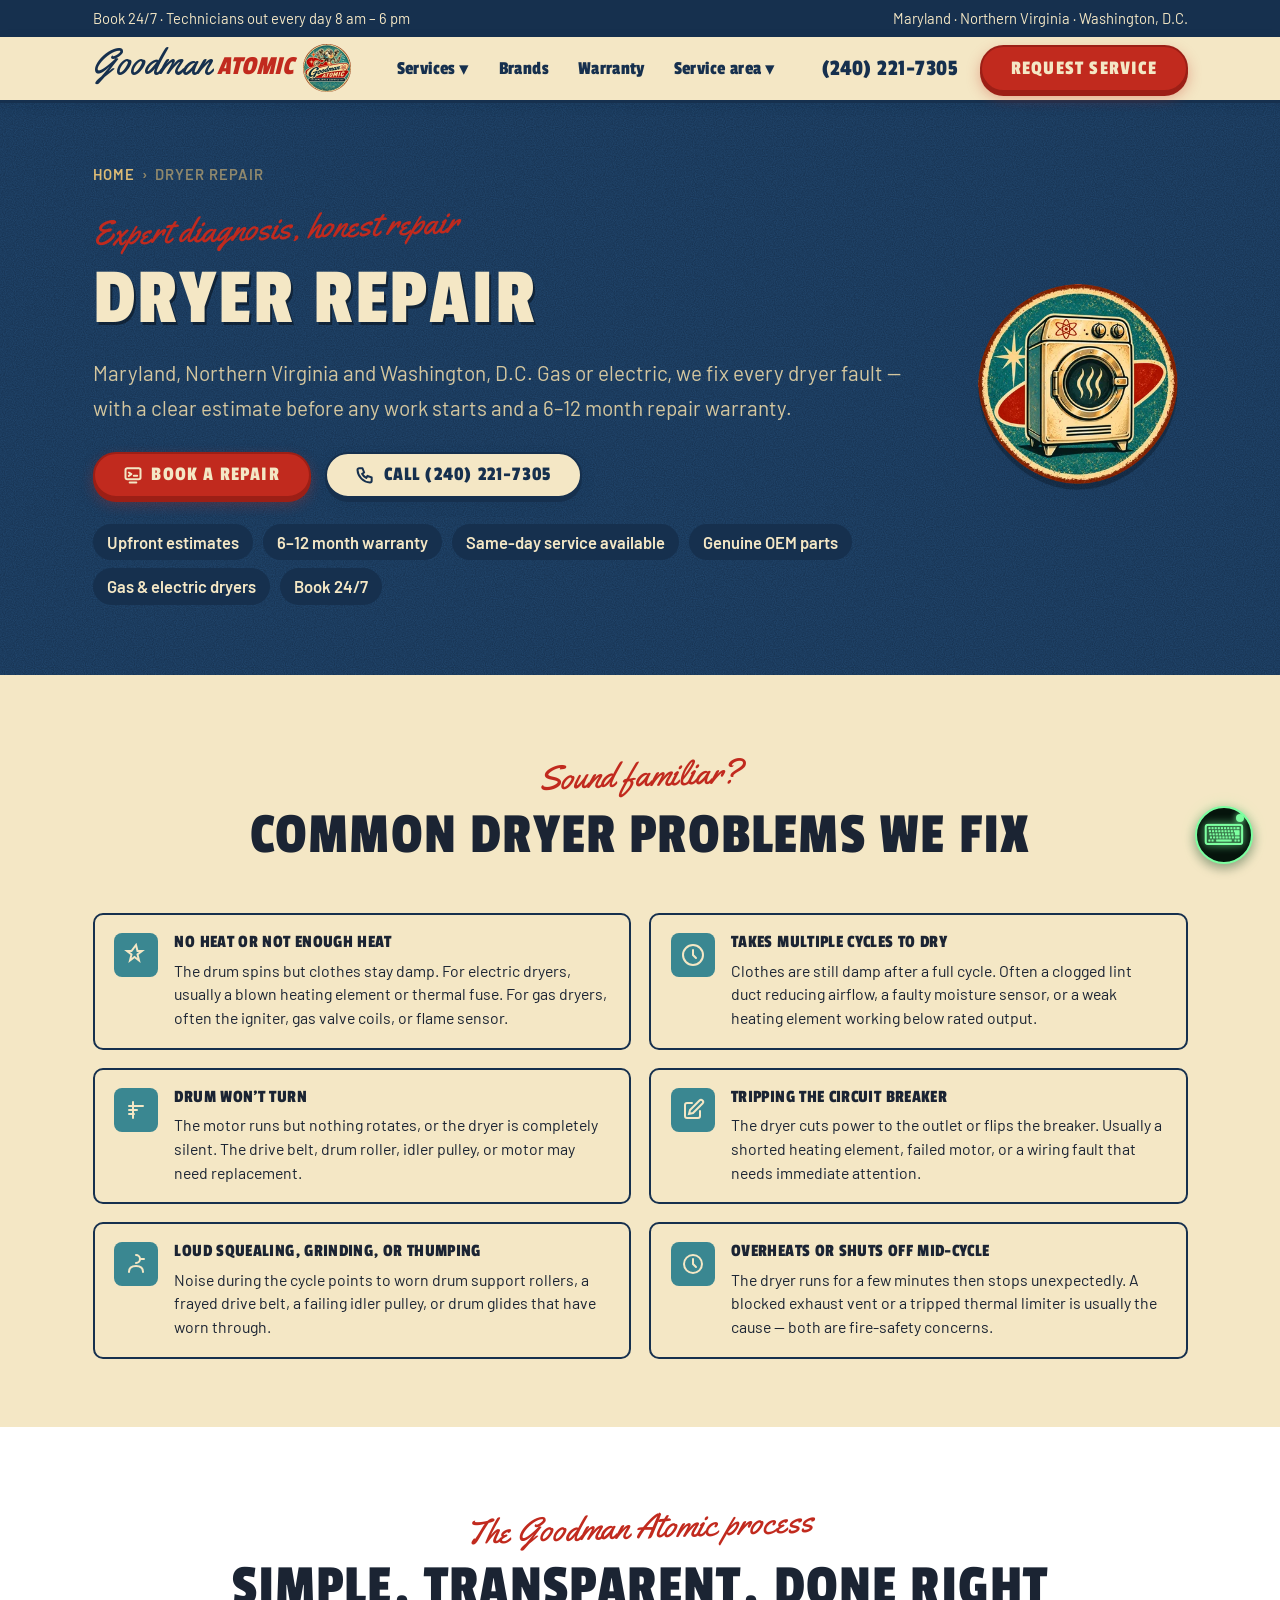
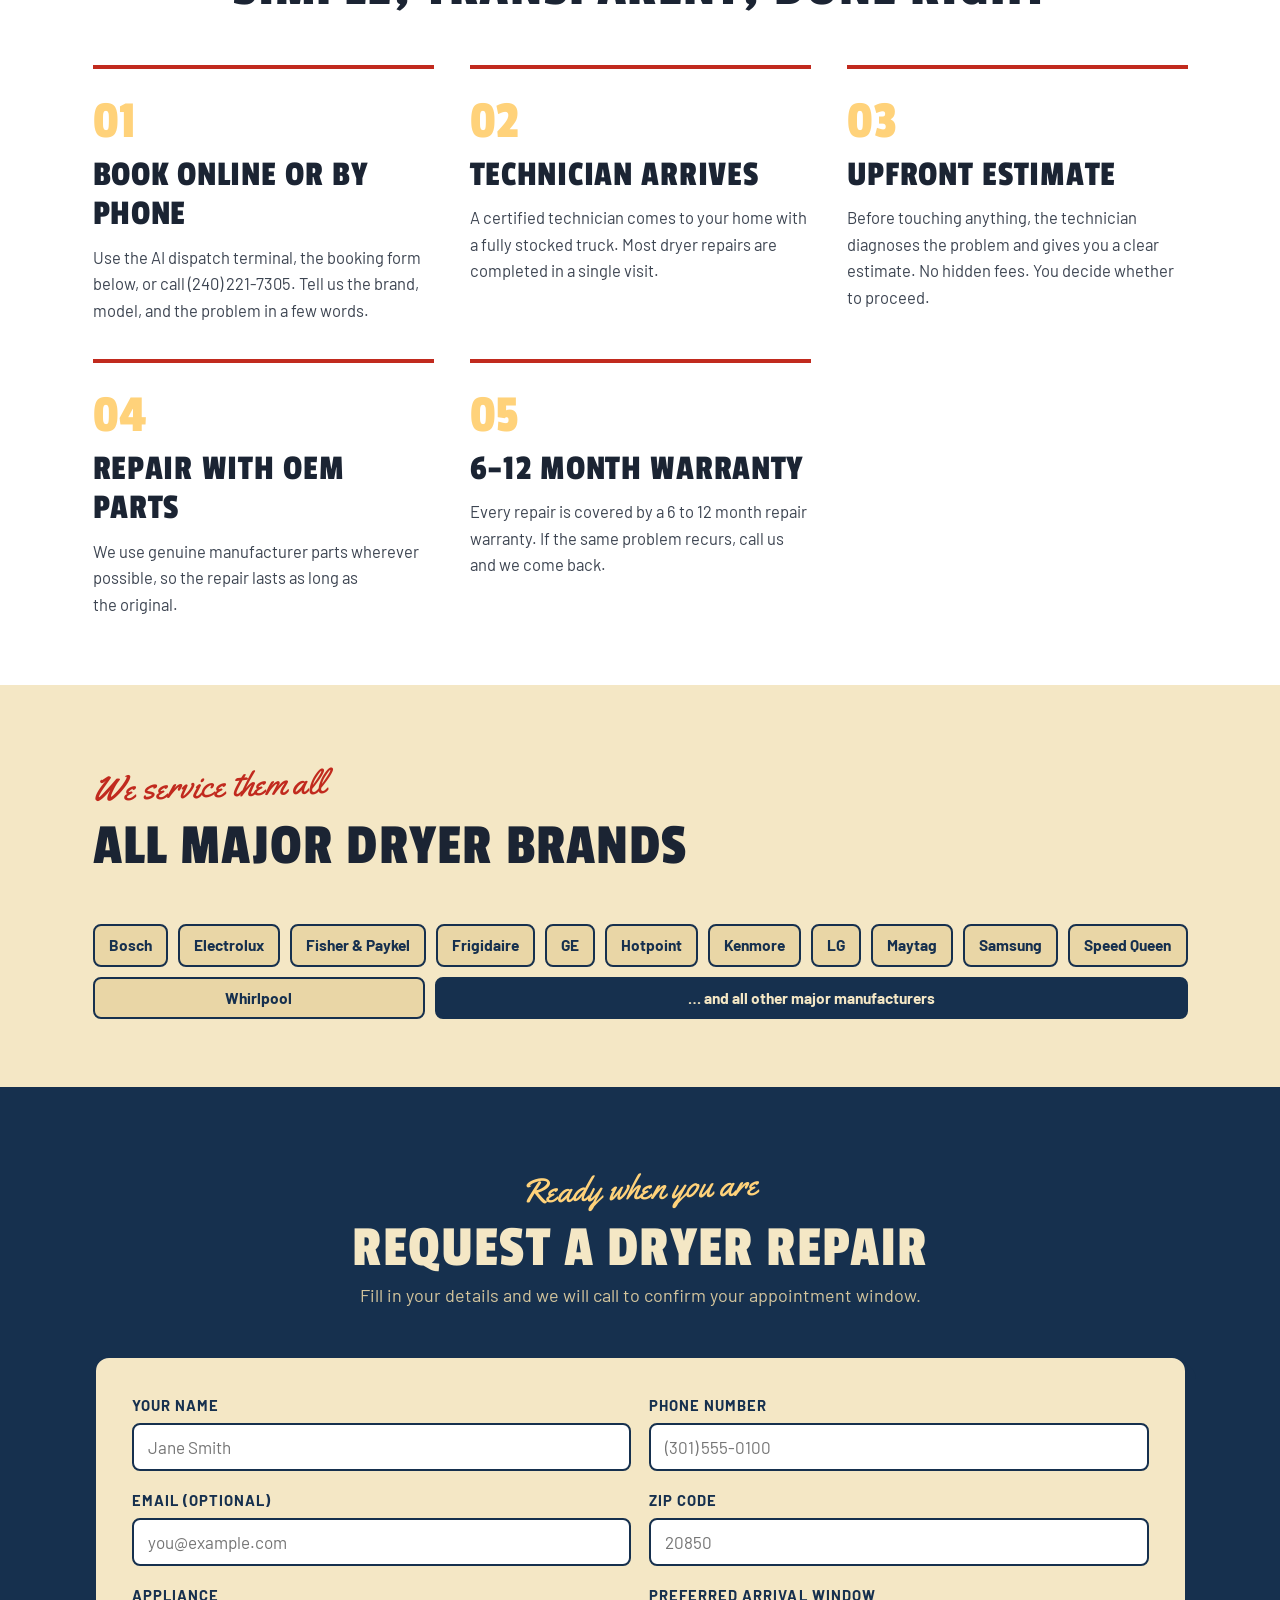
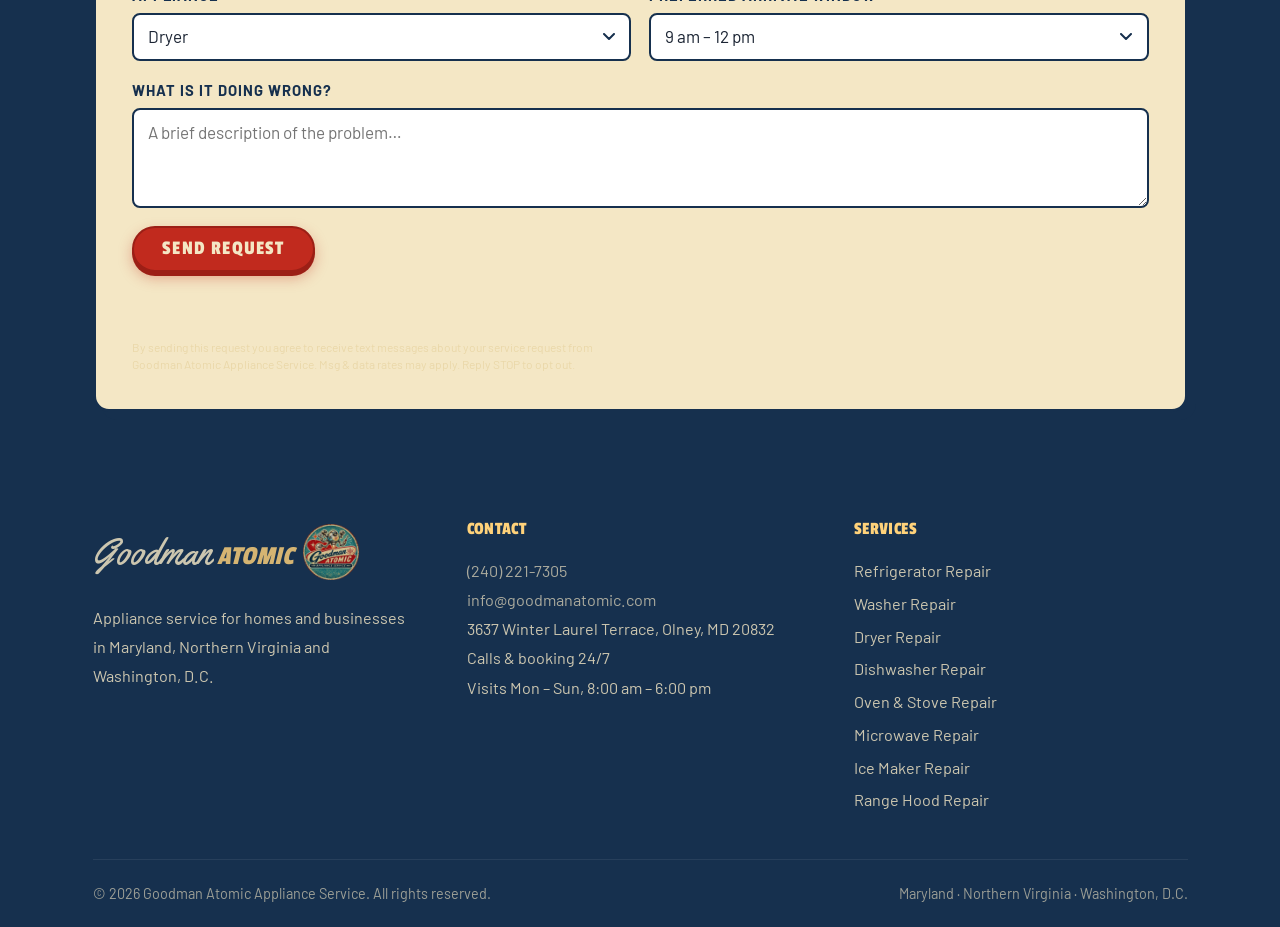
<file: services/dryer-repair.html>
<!DOCTYPE html>
<html lang="en">
<head>
<meta charset="utf-8">
<meta name="viewport" content="width=device-width, initial-scale=1">
<meta name="theme-color" content="#f4e7c5">
<title>Dryer Repair in Maryland, Northern Virginia &amp; D.C. | Goodman Atomic</title>
<meta name="description" content="Expert dryer repair in Maryland, Northern Virginia and Washington D.C. No heat, long dry times, drum won't turn, or tripping breakers — we diagnose and fix it with a clear estimate before work starts. Call (240) 221-7305.">
<link rel="canonical" href="https://goodmanatomic.com/services/dryer-repair.html">
<meta property="og:type" content="website">
<meta property="og:site_name" content="Goodman Atomic Appliance Service">
<meta property="og:title" content="Dryer Repair in Maryland, Northern Virginia &amp; D.C. | Goodman Atomic">
<meta property="og:description" content="Expert dryer repair in Maryland, Northern Virginia and Washington D.C. No heat, long dry times, drum won't turn, or tripping breakers — we diagnose and fix it with a clear estimate before work starts. Call (240) 221-7305.">
<meta property="og:url" content="https://goodmanatomic.com/services/dryer-repair.html">
<meta property="og:image" content="https://goodmanatomic.com/assets/logo/logo-square.png">
<meta name="twitter:card" content="summary">
<link rel="icon" href="/favicon.ico" sizes="48x48">
<link rel="icon" type="image/png" sizes="96x96" href="/assets/logo/favicon-96.png">
<link rel="icon" type="image/png" sizes="192x192" href="/assets/logo/favicon-192.png">
<link rel="apple-touch-icon" href="../assets/logo/logo-round.png">
<link rel="preconnect" href="https://fonts.googleapis.com">
<link rel="preconnect" href="https://fonts.gstatic.com" crossorigin>
<link href="https://fonts.googleapis.com/css2?family=Barlow:wght@400;500;600;700&family=Passion+One:wght@400;700&family=VT323&family=Yellowtail&display=swap" rel="stylesheet">
<link rel="stylesheet" href="../assets/css/style.css?v=11181900">
<script type="application/ld+json">[{"@context":"https://schema.org","@type":["LocalBusiness","HomeAndConstructionBusiness"],"@id":"https://goodmanatomic.com/#business","name":"Goodman Atomic Appliance Service","url":"https://goodmanatomic.com/","logo":"https://goodmanatomic.com/assets/logo/logo-square.png","image":"https://goodmanatomic.com/assets/goodman-atomic-sign.webp","telephone":"+12402217305","email":"info@goodmanatomic.com","address":{"@type":"PostalAddress","streetAddress":"3637 Winter Laurel Terrace","addressLocality":"Olney","addressRegion":"MD","postalCode":"20832","addressCountry":"US"},"areaServed":[{"@type":"AdministrativeArea","name":"Montgomery County, MD"},{"@type":"AdministrativeArea","name":"Howard County, MD"},{"@type":"AdministrativeArea","name":"Frederick County, MD"},{"@type":"AdministrativeArea","name":"Washington, DC"},{"@type":"AdministrativeArea","name":"Arlington County, VA"},{"@type":"AdministrativeArea","name":"Fairfax County, VA"},{"@type":"AdministrativeArea","name":"Falls Church, VA"},{"@type":"AdministrativeArea","name":"Loudoun County, VA"}],"openingHoursSpecification":{"@type":"OpeningHoursSpecification","dayOfWeek":["Monday","Tuesday","Wednesday","Thursday","Friday","Saturday","Sunday"],"opens":"00:00","closes":"23:59"},"priceRange":"$$","paymentAccepted":"Cash, Check, Credit Card, Zelle, Venmo, PayPal","hasOfferCatalog":{"@type":"OfferCatalog","name":"Appliance repair services","itemListElement":[{"@type":"Offer","itemOffered":{"@type":"Service","name":"Refrigerator & Freezer Repair","url":"https://goodmanatomic.com/services/refrigerator-repair.html"}},{"@type":"Offer","itemOffered":{"@type":"Service","name":"Washer Repair","url":"https://goodmanatomic.com/services/washer-repair.html"}},{"@type":"Offer","itemOffered":{"@type":"Service","name":"Dryer Repair","url":"https://goodmanatomic.com/services/dryer-repair.html"}},{"@type":"Offer","itemOffered":{"@type":"Service","name":"Dishwasher Repair","url":"https://goodmanatomic.com/services/dishwasher-repair.html"}},{"@type":"Offer","itemOffered":{"@type":"Service","name":"Oven & Stove Repair","url":"https://goodmanatomic.com/services/oven-stove-repair.html"}},{"@type":"Offer","itemOffered":{"@type":"Service","name":"Microwave Repair","url":"https://goodmanatomic.com/services/microwave-repair.html"}},{"@type":"Offer","itemOffered":{"@type":"Service","name":"Ice Maker Repair","url":"https://goodmanatomic.com/services/ice-maker-repair.html"}},{"@type":"Offer","itemOffered":{"@type":"Service","name":"Range Hood Repair","url":"https://goodmanatomic.com/services/range-hood-repair.html"}}]}},{"@context":"https://schema.org","@type":"Service","name":"Dryer Repair","serviceType":"Appliance repair","description":"Professional dryer repair service. We diagnose and fix heating failures, drum problems, thermal cutoffs, blower issues, and all other gas and electric dryer faults.","url":"https://goodmanatomic.com/services/dryer-repair.html","provider":{"@id":"https://goodmanatomic.com/#business"},"areaServed":[{"@type":"AdministrativeArea","name":"Montgomery County, MD"},{"@type":"AdministrativeArea","name":"Howard County, MD"},{"@type":"AdministrativeArea","name":"Frederick County, MD"},{"@type":"AdministrativeArea","name":"Washington, DC"},{"@type":"AdministrativeArea","name":"Arlington County, VA"},{"@type":"AdministrativeArea","name":"Fairfax County, VA"},{"@type":"AdministrativeArea","name":"Falls Church, VA"},{"@type":"AdministrativeArea","name":"Loudoun County, VA"}],"offers":{"@type":"Offer","priceCurrency":"USD","price":"70","description":"$70 diagnostic visit, credited toward the repair"}}]</script>
</head>
<body>
<a class="skip" href="#main">Skip to content</a>

<!-- Top strip -->
<div class="strip">
  <div class="wrap">
    <span>Book 24/7 · Technicians out every day 8 am – 6 pm</span>
    <span>Maryland · Northern Virginia · Washington, D.C.</span>
  </div>
</div>

<!-- Header -->
<header class="site" role="banner">
  <div class="wrap">
    <div class="head-inner">
      <a class="brand" href="../index.html" aria-label="Goodman Atomic Appliance Service — home">
        <span class="g">Goodman</span><span class="a">Atomic</span><img class="brand-logo" src="../assets/logo/logo-round-192.webp" alt="" width="48" height="48" aria-hidden="true">
      </a>
      <button id="menuBtn" class="menu-btn" aria-expanded="false" aria-controls="mainNav" aria-label="Open navigation menu">
        <span></span><span></span><span></span>
      </button>
      <nav class="main" id="mainNav" aria-label="Site navigation">
        <div class="has-drop">
          <button class="drop-toggle" aria-expanded="false" aria-haspopup="true">Services <span aria-hidden="true">▾</span></button>
          <div class="drop-menu" role="menu">
            <a href="refrigerator-repair.html" role="menuitem">Refrigerator &amp; Freezer</a>
            <a href="washer-repair.html" role="menuitem">Washer Repair</a>
            <a href="dryer-repair.html" role="menuitem">Dryer Repair</a>
            <a href="dishwasher-repair.html" role="menuitem">Dishwasher Repair</a>
            <a href="oven-stove-repair.html" role="menuitem">Oven &amp; Stove Repair</a>
            <a href="microwave-repair.html" role="menuitem">Microwave Repair</a>
            <a href="ice-maker-repair.html" role="menuitem">Ice Maker Repair</a>
            <a href="range-hood-repair.html" role="menuitem">Range Hood Repair</a>
          </div>
        </div>
        <a href="../index.html#brands">Brands</a>
        <a href="../index.html#warranty">Warranty</a>
        <div class="has-drop">
          <button class="drop-toggle" aria-expanded="false" aria-haspopup="true">Service area <span aria-hidden="true">▾</span></button>
          <div class="drop-menu" role="menu">
            <a href="../index.html#area" role="menuitem">Washington, D.C.</a>
            <a href="../index.html#area" role="menuitem">MD — Montgomery County</a>
            <a href="../index.html#area" role="menuitem">MD — Howard County</a>
            <a href="../index.html#area" role="menuitem">MD — Frederick County</a>
            <a href="../index.html#area" role="menuitem">VA — Arlington County</a>
            <a href="../index.html#area" role="menuitem">VA — Fairfax County (east)</a>
          </div>
        </div>
      </nav>
      <div class="head-cta">
        <a class="head-phone" href="tel:+12402217305">(240) 221-7305</a>
        <a class="btn btn-red" href="#reqForm">Request service</a>
      </div>
    </div>
  </div>
</header>

<main id="main">

<!-- ═══ INNER HERO ═══ -->
<section class="hero-inner" aria-label="Dryer Repair">
  <div class="wrap">
    <div class="hero-inner-text" data-rise>
      <nav class="breadcrumb" aria-label="Breadcrumb">
        <a href="../index.html">Home</a>
        <span aria-hidden="true">›</span>
        <span aria-current="page">Dryer Repair</span>
      </nav>
      <span class="script">Expert diagnosis, honest repair</span>
      <h1>Dryer Repair</h1>
      <p class="lead">Maryland, Northern Virginia and Washington, D.C. Gas or electric, we fix every dryer fault — with a clear estimate before any work starts and a 6–12 month repair warranty.</p>
      <div class="hero-btns">
        <button class="btn btn-red" type="button" data-open-chat aria-haspopup="dialog">
          <svg width="20" height="20" viewBox="0 0 24 24" fill="none" stroke="currentColor" stroke-width="2.4" stroke-linecap="round" stroke-linejoin="round" aria-hidden="true"><rect x="3" y="4" width="18" height="13" rx="2"/><path d="M8 21h8M7 9l3 2-3 2M13 13h4"/></svg>
          Book a repair
        </button>
        <a class="btn btn-cream" href="tel:+12402217305">
          <svg width="20" height="20" viewBox="0 0 24 24" fill="none" stroke="currentColor" stroke-width="2.4" stroke-linecap="round" stroke-linejoin="round" aria-hidden="true"><path d="M5 4h4l2 5-2.5 1.5a11 11 0 0 0 5 5L15 13l5 2v4a2 2 0 0 1-2 2A16 16 0 0 1 3 6a2 2 0 0 1 2-2z"/></svg>
          Call (240) 221-7305
        </a>
      </div>
      <ul class="chips">
        <li class="chip">Upfront estimates</li>
        <li class="chip">6–12 month warranty</li>
        <li class="chip">Same-day service available</li>
        <li class="chip">Genuine OEM parts</li>
        <li class="chip">Gas &amp; electric dryers</li>
        <li class="chip">Book 24/7</li>
      </ul>
    </div>
    <div class="inner-icon inner-icon-img" aria-hidden="true"><img src="../assets/icons/dryer.webp" alt="" width="200" height="200"></div>
  </div>
</section>


<!-- ═══ SYMPTOMS ═══ -->
<section class="band-cream" id="symptoms">
  <div class="wrap">
    <div class="sec-head" data-rise>
      <span class="script">Sound familiar?</span>
      <h2>Common dryer problems we fix</h2>
    </div>
    <div class="sym-grid" data-rise data-rise-delay="100">
      <div class="sym-card">
        <div class="sym-ico" aria-hidden="true">
          <svg viewBox="0 0 24 24" fill="none" stroke="currentColor" stroke-width="2" stroke-linecap="round"><path d="M12 2l1.5 6H18l-4.5 3.5 1.5 6-4.5-3.5L6 17.5l1.5-6L3 8h4.5z"/></svg>
        </div>
        <div>
          <h3>No heat or not enough heat</h3>
          <p>The drum spins but clothes stay damp. For electric dryers, usually a blown heating element or thermal fuse. For gas dryers, often the igniter, gas valve coils, or flame sensor.</p>
        </div>
      </div>
      <div class="sym-card">
        <div class="sym-ico" aria-hidden="true">
          <svg viewBox="0 0 24 24" fill="none" stroke="currentColor" stroke-width="2" stroke-linecap="round"><circle cx="12" cy="12" r="10"/><path d="M12 7v5l3 3"/></svg>
        </div>
        <div>
          <h3>Takes multiple cycles to dry</h3>
          <p>Clothes are still damp after a full cycle. Often a clogged lint duct reducing airflow, a faulty moisture sensor, or a weak heating element working below rated output.</p>
        </div>
      </div>
      <div class="sym-card">
        <div class="sym-ico" aria-hidden="true">
          <svg viewBox="0 0 24 24" fill="none" stroke="currentColor" stroke-width="2" stroke-linecap="round"><path d="M5 8h14M5 12h8M5 16h5M9 4v16"/></svg>
        </div>
        <div>
          <h3>Drum won't turn</h3>
          <p>The motor runs but nothing rotates, or the dryer is completely silent. The drive belt, drum roller, idler pulley, or motor may need replacement.</p>
        </div>
      </div>
      <div class="sym-card">
        <div class="sym-ico" aria-hidden="true">
          <svg viewBox="0 0 24 24" fill="none" stroke="currentColor" stroke-width="2" stroke-linecap="round"><path d="M11 5H6a2 2 0 0 0-2 2v11a2 2 0 0 0 2 2h11a2 2 0 0 0 2-2v-5M18.5 2.5a2.121 2.121 0 0 1 3 3L12 15l-4 1 1-4z"/></svg>
        </div>
        <div>
          <h3>Tripping the circuit breaker</h3>
          <p>The dryer cuts power to the outlet or flips the breaker. Usually a shorted heating element, failed motor, or a wiring fault that needs immediate attention.</p>
        </div>
      </div>
      <div class="sym-card">
        <div class="sym-ico" aria-hidden="true">
          <svg viewBox="0 0 24 24" fill="none" stroke="currentColor" stroke-width="2" stroke-linecap="round"><path d="M5 20c0-4 2-6 7-6s7 2 7 6M12 3a4 4 0 0 1 0 8M20 7h-4"/></svg>
        </div>
        <div>
          <h3>Loud squealing, grinding, or thumping</h3>
          <p>Noise during the cycle points to worn drum support rollers, a frayed drive belt, a failing idler pulley, or drum glides that have worn through.</p>
        </div>
      </div>
      <div class="sym-card">
        <div class="sym-ico" aria-hidden="true">
          <svg viewBox="0 0 24 24" fill="none" stroke="currentColor" stroke-width="2" stroke-linecap="round"><circle cx="12" cy="12" r="9"/><path d="M12 7v5l3 3"/></svg>
        </div>
        <div>
          <h3>Overheats or shuts off mid-cycle</h3>
          <p>The dryer runs for a few minutes then stops unexpectedly. A blocked exhaust vent or a tripped thermal limiter is usually the cause — both are fire-safety concerns.</p>
        </div>
      </div>
    </div>
  </div>
</section>


<!-- ═══ HOW WE WORK ═══ -->
<section class="band-white" id="how">
  <div class="wrap">
    <div class="sec-head" data-rise>
      <span class="script">The Goodman Atomic process</span>
      <h2>Simple, transparent, done right</h2>
    </div>
    <div class="steps" data-rise data-rise-delay="80">
      <div class="step">
        <h3>Book online or by phone</h3>
        <p>Use the AI dispatch terminal, the booking form below, or call <a href="tel:+12402217305">(240) 221-7305</a>. Tell us the brand, model, and the problem in a few words.</p>
      </div>
      <div class="step">
        <h3>Technician arrives</h3>
        <p>A certified technician comes to your home with a fully stocked truck. Most dryer repairs are completed in a single visit.</p>
      </div>
      <div class="step">
        <h3>Upfront estimate</h3>
        <p>Before touching anything, the technician diagnoses the problem and gives you a clear estimate. No hidden fees. You decide whether to proceed.</p>
      </div>
      <div class="step">
        <h3>Repair with OEM parts</h3>
        <p>We use genuine manufacturer parts wherever possible, so the repair lasts as long as the original.</p>
      </div>
      <div class="step">
        <h3>6–12 month warranty</h3>
        <p>Every repair is covered by a 6 to 12 month repair warranty. If the same problem recurs, call us and we come back.</p>
      </div>
    </div>
  </div>
</section>


<!-- ═══ BRANDS ═══ -->
<section class="band-cream" id="brands">
  <div class="wrap">
    <div class="sec-head" data-rise>
      <span class="script">We service them all</span>
      <h2>All major dryer brands</h2>
    </div>
    <ul class="brands" data-rise data-rise-delay="80" aria-label="Brands we service">
      <li>Bosch</li>
      <li>Electrolux</li>
      <li>Fisher &amp; Paykel</li>
      <li>Frigidaire</li>
      <li>GE</li>
      <li>Hotpoint</li>
      <li>Kenmore</li>
      <li>LG</li>
      <li>Maytag</li>
      <li>Samsung</li>
      <li>Speed Queen</li>
      <li>Whirlpool</li>
      <li class="brands-more">… and all other major manufacturers</li>
    </ul>
  </div>
</section>


<!-- ═══ BOOKING FORM ═══ -->
<section class="band-navy" id="book" aria-label="Request a dryer repair">
  <div class="wrap">
    <div class="sec-head" data-rise>
      <span class="script">Ready when you are</span>
      <h2>Request a dryer repair</h2>
      <p>Fill in your details and we will call to confirm your appointment window.</p>
    </div>
    <form class="req" id="reqForm" novalidate data-rise data-rise-delay="100">
      <div class="field-group">
        <label for="f-name">Your name</label>
        <input id="f-name" name="name" type="text" autocomplete="name" placeholder="Jane Smith" required>
      </div>
      <div class="field-group">
        <label for="f-phone">Phone number</label>
        <input id="f-phone" name="phone" type="tel" autocomplete="tel" placeholder="(301) 555-0100" required>
      </div>
      <div class="field-group">
        <label for="f-email">Email (optional)</label>
        <input id="f-email" name="email" type="email" autocomplete="email" placeholder="you@example.com">
      </div>
      <div class="field-group">
        <label for="f-zip">ZIP code</label>
        <input id="f-zip" name="zip" type="text" inputmode="numeric" autocomplete="postal-code" maxlength="5" placeholder="20850" required>
      </div>
      <div class="field-group">
        <label for="f-app">Appliance</label>
        <select id="f-app" name="appliance">
          <option>Refrigerator</option>
          <option>Freezer</option>
          <option>Washer</option>
          <option selected>Dryer</option>
          <option>Dishwasher</option>
          <option>Oven or stove</option>
          <option>Microwave</option>
          <option>Ice maker</option>
          <option>Range hood</option>
          <option>Other</option>
        </select>
      </div>
      <div class="field-group">
        <label for="f-slot">Preferred arrival window</label>
        <select id="f-slot" name="slot">
          <option>9 am – 12 pm</option>
          <option>10 am – 1 pm</option>
          <option>11 am – 2 pm</option>
          <option>12 pm – 3 pm</option>
          <option>1 pm – 4 pm</option>
          <option>2 pm – 5 pm</option>
          <option>3 pm – 6 pm</option>
        </select>
      </div>
      <div class="field-group full">
        <label for="f-prob">What is it doing wrong?</label>
        <textarea id="f-prob" name="problem" placeholder="A brief description of the problem…"></textarea>
      </div>
      <div class="full">
        <button class="btn btn-red" type="submit">Send request</button>
      </div>
      <p id="formNote" aria-live="polite"></p>
      <p class="full form-consent">By sending this request you agree to receive text messages about your service request from Goodman Atomic Appliance Service. Msg &amp; data rates may apply. Reply STOP to opt out.</p>
    </form>
  </div>
</section>

</main><!-- /main -->


<!-- ═══ FOOTER ═══ -->
<footer class="site" role="contentinfo">
  <div class="wrap">
    <div class="foot-grid">
      <div class="foot-col">
        <a class="brand brand-foot" href="../index.html" aria-label="Goodman Atomic — home">
          <span class="g">Goodman</span><span class="a">Atomic</span><img class="brand-logo brand-logo-foot" src="../assets/logo/logo-round-512.webp" alt="" width="56" height="56" aria-hidden="true">
        </a>
        <p>Appliance service for homes and businesses in Maryland, Northern Virginia and Washington, D.C.</p>
      </div>
      <div class="foot-col">
        <h4>Contact</h4>
        <ul>
          <li><a href="tel:+12402217305">(240) 221-7305</a></li>
          <li><a href="mailto:info@goodmanatomic.com">info@goodmanatomic.com</a></li>
          <li>3637 Winter Laurel Terrace, Olney, MD 20832</li>
          <li>Calls &amp; booking 24/7</li>
          <li>Visits Mon – Sun, 8:00 am – 6:00 pm</li>
        </ul>
      </div>
      <div class="foot-col">
        <h4>Services</h4>
        <nav class="foot-nav" aria-label="Service pages">
          <a href="refrigerator-repair.html">Refrigerator Repair</a>
          <a href="washer-repair.html">Washer Repair</a>
          <a href="dryer-repair.html">Dryer Repair</a>
          <a href="dishwasher-repair.html">Dishwasher Repair</a>
          <a href="oven-stove-repair.html">Oven &amp; Stove Repair</a>
          <a href="microwave-repair.html">Microwave Repair</a>
          <a href="ice-maker-repair.html">Ice Maker Repair</a>
          <a href="range-hood-repair.html">Range Hood Repair</a>
        </nav>
      </div>
    </div>
    <div class="copy">
      <span>© 2026 Goodman Atomic Appliance Service. All rights reserved.</span>
      <span>Maryland · Northern Virginia · Washington, D.C.</span>
    </div>
  </div>
</footer>


<!-- Mobile sticky bar -->
<div class="bar" aria-label="Quick actions">
  <a class="btn btn-cream" href="tel:+12402217305">
    <svg width="18" height="18" viewBox="0 0 24 24" fill="none" stroke="currentColor" stroke-width="2.4" stroke-linecap="round" stroke-linejoin="round" aria-hidden="true"><path d="M5 4h4l2 5-2.5 1.5a11 11 0 0 0 5 5L15 13l5 2v4a2 2 0 0 1-2 2A16 16 0 0 1 3 6a2 2 0 0 1 2-2z"/></svg>
    Call
  </a>
  <button class="btn btn-red" type="button" data-open-chat aria-haspopup="dialog">
    <svg width="18" height="18" viewBox="0 0 24 24" fill="none" stroke="currentColor" stroke-width="2.4" stroke-linecap="round" stroke-linejoin="round" aria-hidden="true"><rect x="3" y="4" width="18" height="13" rx="2"/><path d="M8 21h8M7 9l3 2-3 2M13 13h4"/></svg>
    Chat
  </button>
  <a class="btn btn-gold bar-request" href="#reqForm">
    <svg width="18" height="18" viewBox="0 0 24 24" fill="none" stroke="currentColor" stroke-width="2.4" stroke-linecap="round" stroke-linejoin="round" aria-hidden="true"><path d="M9 4h6v3H9z"/><path d="M8 5H6a2 2 0 0 0-2 2v12a2 2 0 0 0 2 2h12a2 2 0 0 0 2-2V7a2 2 0 0 0-2-2h-2M8 12h8M8 16h5"/></svg>
    Request
  </a>
</div>

<!-- Desktop FAB -->
<button class="fab" id="fab" aria-label="Book a repair — open chat terminal" data-open-chat>⌨</button>

<!-- Chat terminal overlay -->
<div id="chat" class="chat" role="dialog" aria-modal="true" aria-labelledby="chatTitle" aria-hidden="true">
  <div class="chat-head">
    <span class="chat-title" id="chatTitle">◈ GOODMAN ATOMIC DISPATCH</span>
    <button class="chat-close" id="chatClose" aria-label="Close terminal" type="button">✕</button>
  </div>
  <div class="chat-log" id="chatLog" aria-live="polite" aria-atomic="false"></div>
  <div class="chat-input-row">
    <label for="chatInput" class="sr-only">Your answer</label>
    <input class="chat-input" id="chatInput" type="text" placeholder="▸ Type here" autocomplete="off">
    <button class="chat-send" id="chatSend" type="button" aria-label="Send">SEND</button>
  </div>
</div>

<script src="../assets/js/main.js?v=11231030"></script>
</body>
</html>
</file>
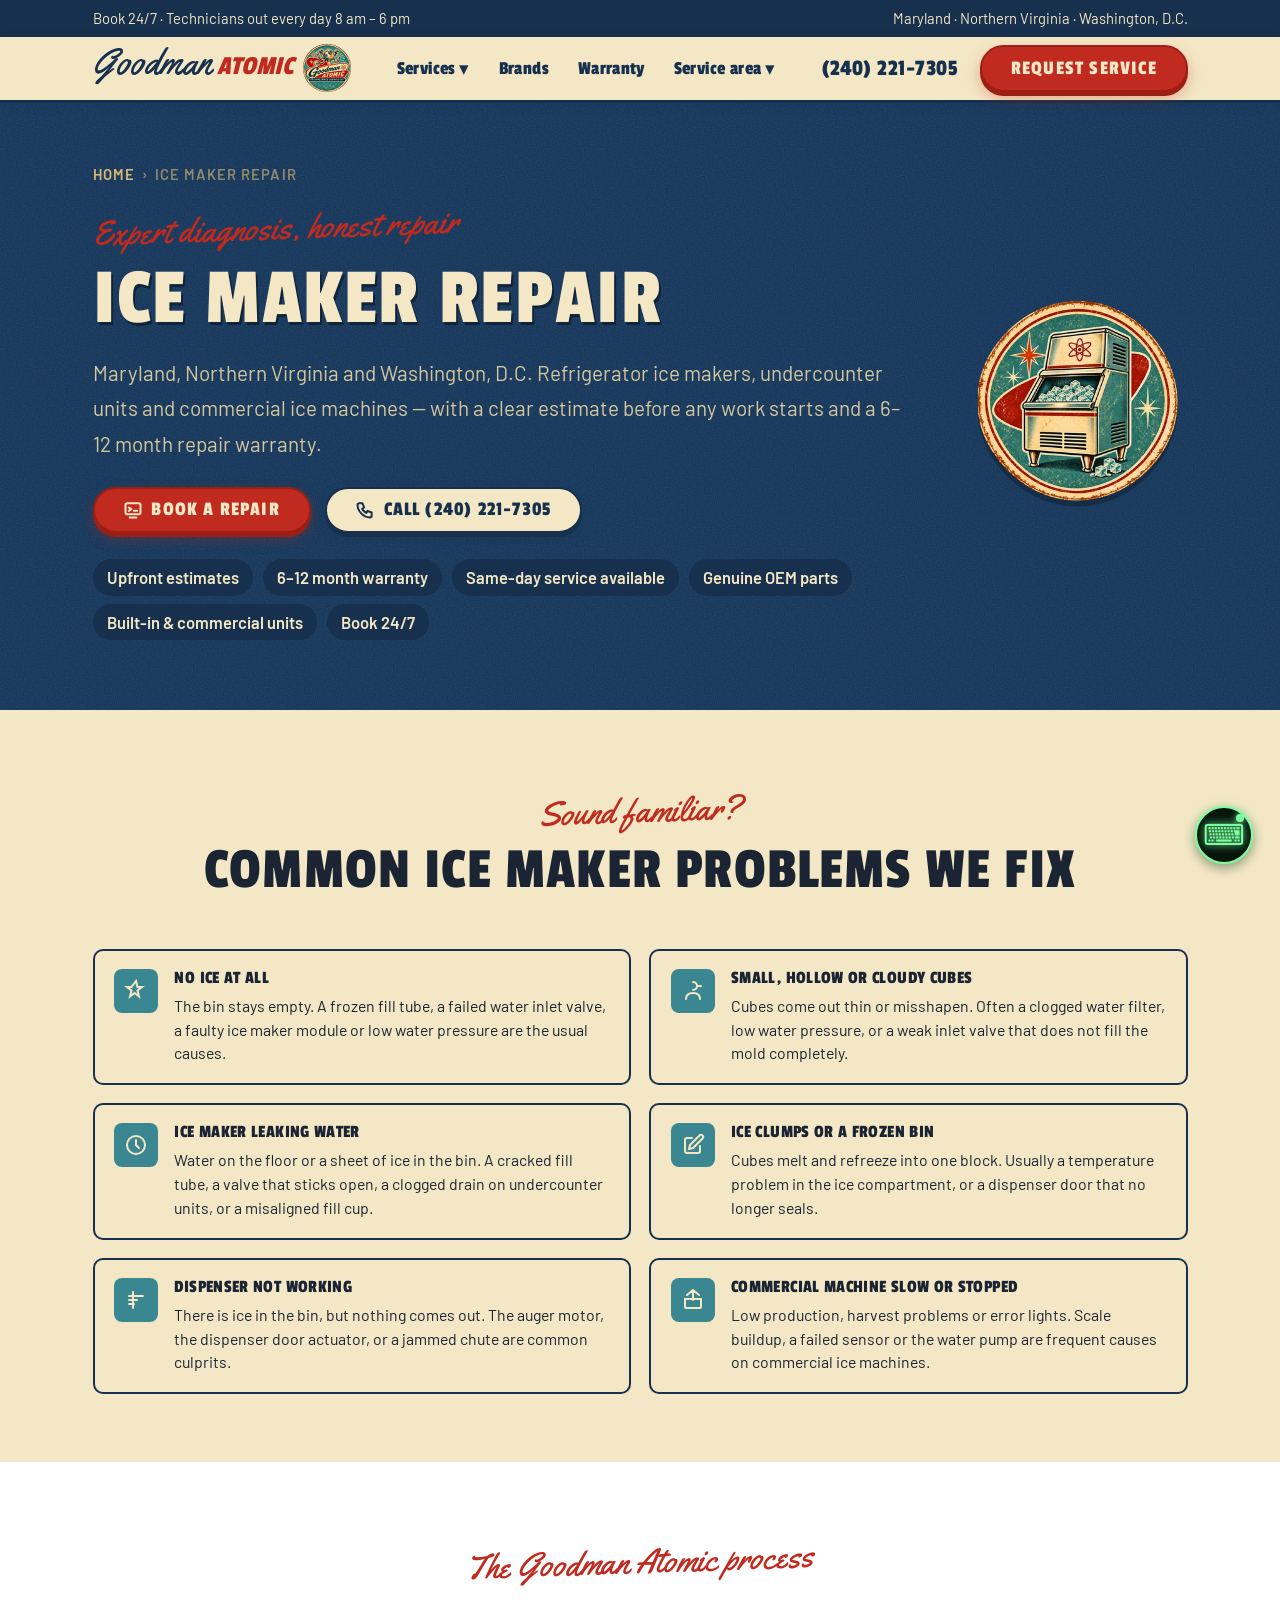
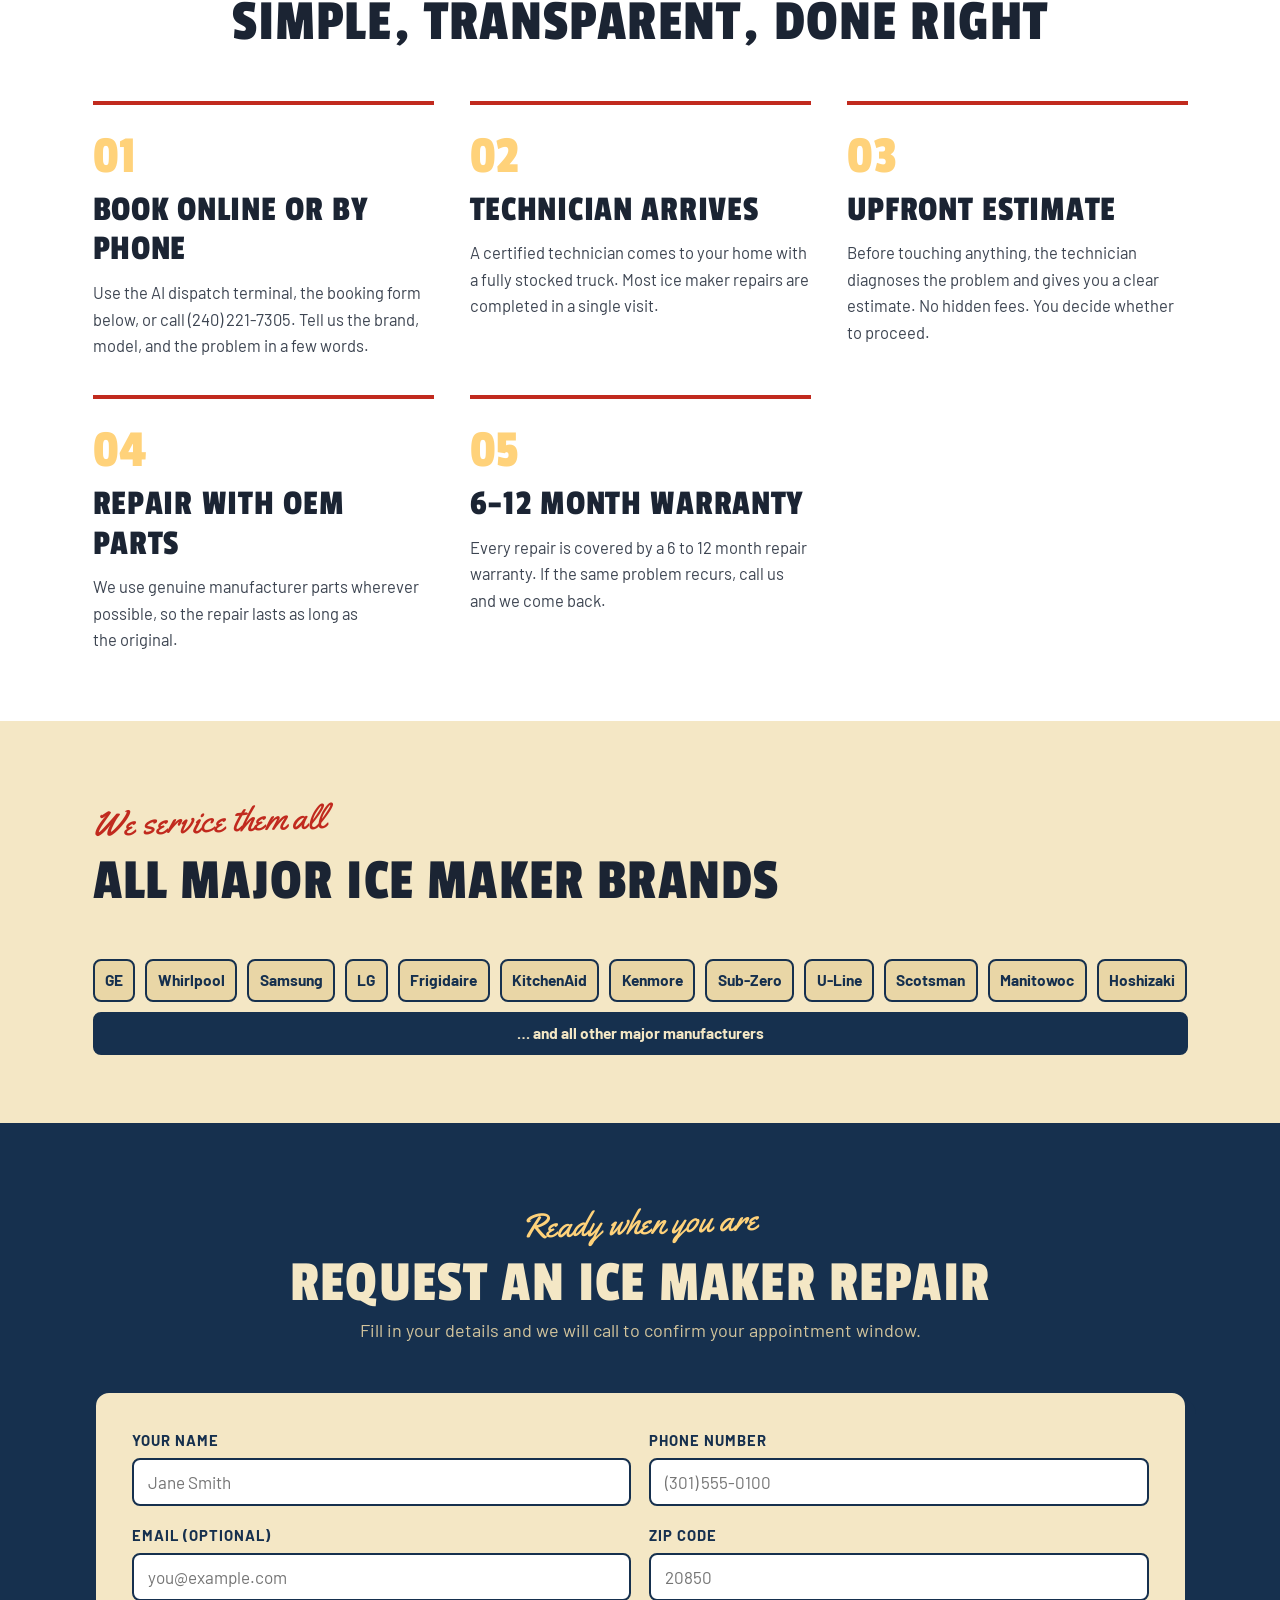
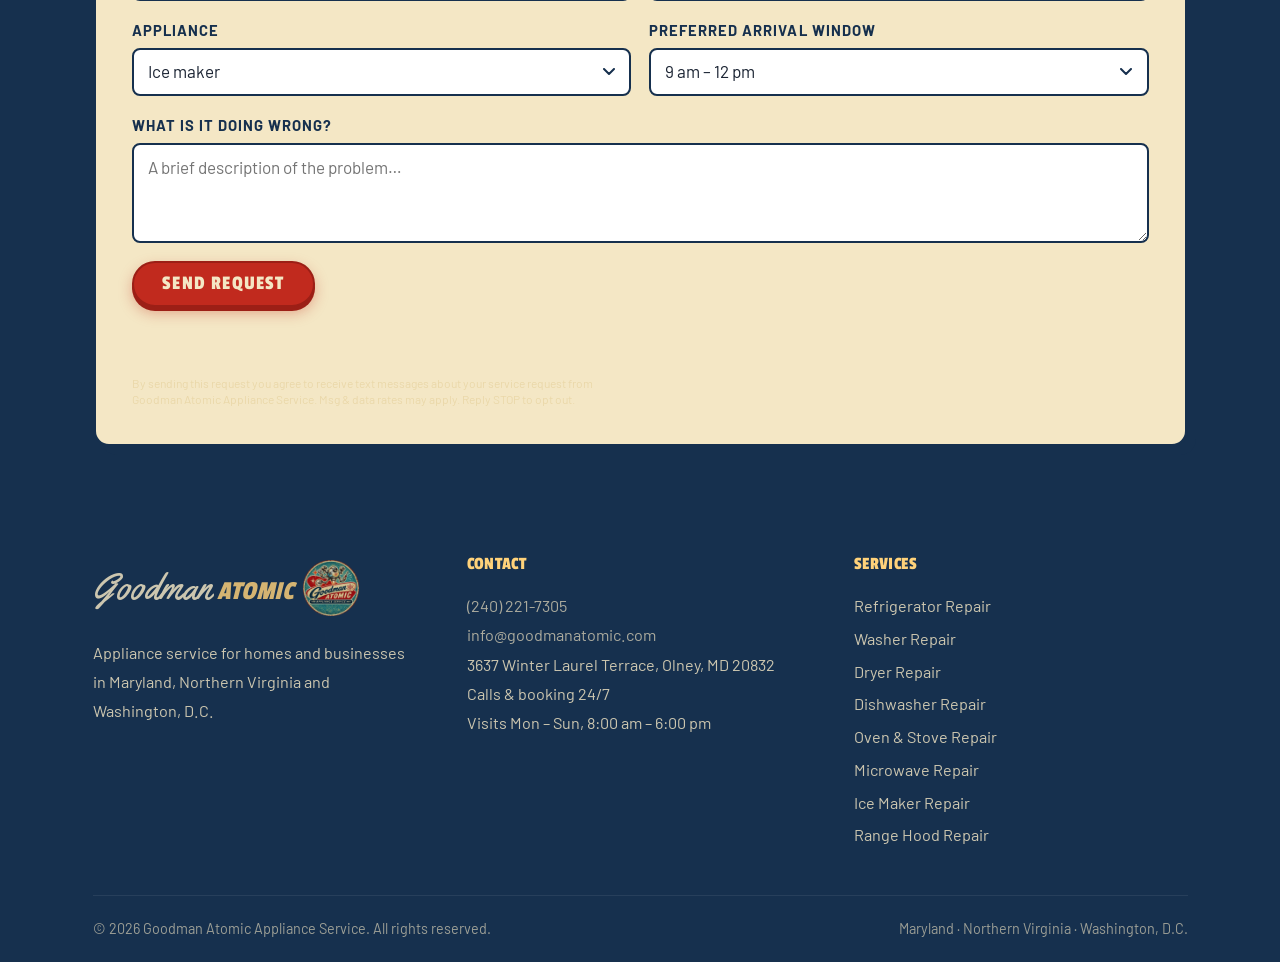
<file: services/ice-maker-repair.html>
<!DOCTYPE html>
<html lang="en">
<head>
<meta charset="utf-8">
<meta name="viewport" content="width=device-width, initial-scale=1">
<meta name="theme-color" content="#f4e7c5">
<title>Ice Maker Repair in Maryland, Northern Virginia &amp; D.C. | Goodman Atomic</title>
<meta name="description" content="Ice maker and ice machine repair in Maryland, Northern Virginia and Washington D.C. No ice, small or hollow cubes, leaks, a jammed dispenser — refrigerator, undercounter and commercial ice machines. Call (240) 221-7305.">
<link rel="canonical" href="https://goodmanatomic.com/services/ice-maker-repair.html">
<meta property="og:type" content="website">
<meta property="og:site_name" content="Goodman Atomic Appliance Service">
<meta property="og:title" content="Ice Maker Repair in Maryland, Northern Virginia &amp; D.C. | Goodman Atomic">
<meta property="og:description" content="Ice maker and ice machine repair in Maryland, Northern Virginia and Washington D.C. No ice, small or hollow cubes, leaks, a jammed dispenser — refrigerator, undercounter and commercial ice machines. Call (240) 221-7305.">
<meta property="og:url" content="https://goodmanatomic.com/services/ice-maker-repair.html">
<meta property="og:image" content="https://goodmanatomic.com/assets/logo/logo-square.png">
<meta name="twitter:card" content="summary">
<link rel="icon" href="/favicon.ico" sizes="48x48">
<link rel="icon" type="image/png" sizes="96x96" href="/assets/logo/favicon-96.png">
<link rel="icon" type="image/png" sizes="192x192" href="/assets/logo/favicon-192.png">
<link rel="apple-touch-icon" href="../assets/logo/logo-round.png">
<link rel="preconnect" href="https://fonts.googleapis.com">
<link rel="preconnect" href="https://fonts.gstatic.com" crossorigin>
<link href="https://fonts.googleapis.com/css2?family=Barlow:wght@400;500;600;700&family=Passion+One:wght@400;700&family=VT323&family=Yellowtail&display=swap" rel="stylesheet">
<link rel="stylesheet" href="../assets/css/style.css?v=11181900">
<script type="application/ld+json">[{"@context":"https://schema.org","@type":["LocalBusiness","HomeAndConstructionBusiness"],"@id":"https://goodmanatomic.com/#business","name":"Goodman Atomic Appliance Service","url":"https://goodmanatomic.com/","logo":"https://goodmanatomic.com/assets/logo/logo-square.png","image":"https://goodmanatomic.com/assets/goodman-atomic-sign.webp","telephone":"+12402217305","email":"info@goodmanatomic.com","address":{"@type":"PostalAddress","streetAddress":"3637 Winter Laurel Terrace","addressLocality":"Olney","addressRegion":"MD","postalCode":"20832","addressCountry":"US"},"areaServed":[{"@type":"AdministrativeArea","name":"Montgomery County, MD"},{"@type":"AdministrativeArea","name":"Howard County, MD"},{"@type":"AdministrativeArea","name":"Frederick County, MD"},{"@type":"AdministrativeArea","name":"Washington, DC"},{"@type":"AdministrativeArea","name":"Arlington County, VA"},{"@type":"AdministrativeArea","name":"Fairfax County, VA"},{"@type":"AdministrativeArea","name":"Falls Church, VA"},{"@type":"AdministrativeArea","name":"Loudoun County, VA"}],"openingHoursSpecification":{"@type":"OpeningHoursSpecification","dayOfWeek":["Monday","Tuesday","Wednesday","Thursday","Friday","Saturday","Sunday"],"opens":"00:00","closes":"23:59"},"priceRange":"$$","paymentAccepted":"Cash, Check, Credit Card, Zelle, Venmo, PayPal","hasOfferCatalog":{"@type":"OfferCatalog","name":"Appliance repair services","itemListElement":[{"@type":"Offer","itemOffered":{"@type":"Service","name":"Refrigerator & Freezer Repair","url":"https://goodmanatomic.com/services/refrigerator-repair.html"}},{"@type":"Offer","itemOffered":{"@type":"Service","name":"Washer Repair","url":"https://goodmanatomic.com/services/washer-repair.html"}},{"@type":"Offer","itemOffered":{"@type":"Service","name":"Dryer Repair","url":"https://goodmanatomic.com/services/dryer-repair.html"}},{"@type":"Offer","itemOffered":{"@type":"Service","name":"Dishwasher Repair","url":"https://goodmanatomic.com/services/dishwasher-repair.html"}},{"@type":"Offer","itemOffered":{"@type":"Service","name":"Oven & Stove Repair","url":"https://goodmanatomic.com/services/oven-stove-repair.html"}},{"@type":"Offer","itemOffered":{"@type":"Service","name":"Microwave Repair","url":"https://goodmanatomic.com/services/microwave-repair.html"}},{"@type":"Offer","itemOffered":{"@type":"Service","name":"Ice Maker Repair","url":"https://goodmanatomic.com/services/ice-maker-repair.html"}},{"@type":"Offer","itemOffered":{"@type":"Service","name":"Range Hood Repair","url":"https://goodmanatomic.com/services/range-hood-repair.html"}}]}},{"@context":"https://schema.org","@type":"Service","name":"Ice Maker Repair","serviceType":"Appliance repair","description":"Professional ice maker and ice machine repair. We diagnose and fix refrigerator ice makers, undercounter ice makers and commercial ice machines: no ice, small or hollow cubes, leaks, dispenser and production problems.","url":"https://goodmanatomic.com/services/ice-maker-repair.html","provider":{"@id":"https://goodmanatomic.com/#business"},"areaServed":[{"@type":"AdministrativeArea","name":"Montgomery County, MD"},{"@type":"AdministrativeArea","name":"Howard County, MD"},{"@type":"AdministrativeArea","name":"Frederick County, MD"},{"@type":"AdministrativeArea","name":"Washington, DC"},{"@type":"AdministrativeArea","name":"Arlington County, VA"},{"@type":"AdministrativeArea","name":"Fairfax County, VA"},{"@type":"AdministrativeArea","name":"Falls Church, VA"},{"@type":"AdministrativeArea","name":"Loudoun County, VA"}],"offers":{"@type":"Offer","priceCurrency":"USD","price":"70","description":"$70 diagnostic visit, credited toward the repair"}}]</script>
</head>
<body>
<a class="skip" href="#main">Skip to content</a>

<!-- Top strip -->
<div class="strip">
  <div class="wrap">
    <span>Book 24/7 · Technicians out every day 8 am – 6 pm</span>
    <span>Maryland · Northern Virginia · Washington, D.C.</span>
  </div>
</div>

<!-- Header -->
<header class="site" role="banner">
  <div class="wrap">
    <div class="head-inner">
      <a class="brand" href="../index.html" aria-label="Goodman Atomic Appliance Service — home">
        <span class="g">Goodman</span><span class="a">Atomic</span><img class="brand-logo" src="../assets/logo/logo-round-192.webp" alt="" width="48" height="48" aria-hidden="true">
      </a>
      <button id="menuBtn" class="menu-btn" aria-expanded="false" aria-controls="mainNav" aria-label="Open navigation menu">
        <span></span><span></span><span></span>
      </button>
      <nav class="main" id="mainNav" aria-label="Site navigation">
        <div class="has-drop">
          <button class="drop-toggle" aria-expanded="false" aria-haspopup="true">Services <span aria-hidden="true">▾</span></button>
          <div class="drop-menu" role="menu">
            <a href="refrigerator-repair.html" role="menuitem">Refrigerator &amp; Freezer</a>
            <a href="washer-repair.html" role="menuitem">Washer Repair</a>
            <a href="dryer-repair.html" role="menuitem">Dryer Repair</a>
            <a href="dishwasher-repair.html" role="menuitem">Dishwasher Repair</a>
            <a href="oven-stove-repair.html" role="menuitem">Oven &amp; Stove Repair</a>
            <a href="microwave-repair.html" role="menuitem">Microwave Repair</a>
            <a href="ice-maker-repair.html" role="menuitem">Ice Maker Repair</a>
            <a href="range-hood-repair.html" role="menuitem">Range Hood Repair</a>
          </div>
        </div>
        <a href="../index.html#brands">Brands</a>
        <a href="../index.html#warranty">Warranty</a>
        <div class="has-drop">
          <button class="drop-toggle" aria-expanded="false" aria-haspopup="true">Service area <span aria-hidden="true">▾</span></button>
          <div class="drop-menu" role="menu">
            <a href="../index.html#area" role="menuitem">Washington, D.C.</a>
            <a href="../index.html#area" role="menuitem">MD — Montgomery County</a>
            <a href="../index.html#area" role="menuitem">MD — Howard County</a>
            <a href="../index.html#area" role="menuitem">MD — Frederick County</a>
            <a href="../index.html#area" role="menuitem">VA — Arlington County</a>
            <a href="../index.html#area" role="menuitem">VA — Fairfax County (east)</a>
          </div>
        </div>
      </nav>
      <div class="head-cta">
        <a class="head-phone" href="tel:+12402217305">(240) 221-7305</a>
        <a class="btn btn-red" href="#reqForm">Request service</a>
      </div>
    </div>
  </div>
</header>

<main id="main">

<!-- ═══ INNER HERO ═══ -->
<section class="hero-inner" aria-label="Ice Maker Repair">
  <div class="wrap">
    <div class="hero-inner-text" data-rise>
      <nav class="breadcrumb" aria-label="Breadcrumb">
        <a href="../index.html">Home</a>
        <span aria-hidden="true">›</span>
        <span aria-current="page">Ice Maker Repair</span>
      </nav>
      <span class="script">Expert diagnosis, honest repair</span>
      <h1>Ice Maker Repair</h1>
      <p class="lead">Maryland, Northern Virginia and Washington, D.C. Refrigerator ice makers, undercounter units and commercial ice machines — with a clear estimate before any work starts and a 6–12 month repair warranty.</p>
      <div class="hero-btns">
        <button class="btn btn-red" type="button" data-open-chat aria-haspopup="dialog">
          <svg width="20" height="20" viewBox="0 0 24 24" fill="none" stroke="currentColor" stroke-width="2.4" stroke-linecap="round" stroke-linejoin="round" aria-hidden="true"><rect x="3" y="4" width="18" height="13" rx="2"/><path d="M8 21h8M7 9l3 2-3 2M13 13h4"/></svg>
          Book a repair
        </button>
        <a class="btn btn-cream" href="tel:+12402217305">
          <svg width="20" height="20" viewBox="0 0 24 24" fill="none" stroke="currentColor" stroke-width="2.4" stroke-linecap="round" stroke-linejoin="round" aria-hidden="true"><path d="M5 4h4l2 5-2.5 1.5a11 11 0 0 0 5 5L15 13l5 2v4a2 2 0 0 1-2 2A16 16 0 0 1 3 6a2 2 0 0 1 2-2z"/></svg>
          Call (240) 221-7305
        </a>
      </div>
      <ul class="chips">
        <li class="chip">Upfront estimates</li>
        <li class="chip">6–12 month warranty</li>
        <li class="chip">Same-day service available</li>
        <li class="chip">Genuine OEM parts</li>
        <li class="chip">Built-in &amp; commercial units</li>
        <li class="chip">Book 24/7</li>
      </ul>
    </div>
    <div class="inner-icon inner-icon-img" aria-hidden="true"><img src="../assets/icons/ice-maker.webp" alt="" width="200" height="200"></div>
  </div>
</section>


<!-- ═══ SYMPTOMS ═══ -->
<section class="band-cream" id="symptoms">
  <div class="wrap">
    <div class="sec-head" data-rise>
      <span class="script">Sound familiar?</span>
      <h2>Common ice maker problems we fix</h2>
    </div>
    <div class="sym-grid" data-rise data-rise-delay="100">
      <div class="sym-card">
        <div class="sym-ico" aria-hidden="true">
          <svg viewBox="0 0 24 24" fill="none" stroke="currentColor" stroke-width="2" stroke-linecap="round"><path d="M12 2l1.5 6H18l-4.5 3.5 1.5 6-4.5-3.5L6 17.5l1.5-6L3 8h4.5z"/></svg>
        </div>
        <div>
          <h3>No ice at all</h3>
          <p>The bin stays empty. A frozen fill tube, a failed water inlet valve, a faulty ice maker module or low water pressure are the usual causes.</p>
        </div>
      </div>
      <div class="sym-card">
        <div class="sym-ico" aria-hidden="true">
          <svg viewBox="0 0 24 24" fill="none" stroke="currentColor" stroke-width="2" stroke-linecap="round"><path d="M5 20c0-4 2-6 7-6s7 2 7 6M12 3a4 4 0 0 1 0 8M20 7h-4"/></svg>
        </div>
        <div>
          <h3>Small, hollow or cloudy cubes</h3>
          <p>Cubes come out thin or misshapen. Often a clogged water filter, low water pressure, or a weak inlet valve that does not fill the mold completely.</p>
        </div>
      </div>
      <div class="sym-card">
        <div class="sym-ico" aria-hidden="true">
          <svg viewBox="0 0 24 24" fill="none" stroke="currentColor" stroke-width="2" stroke-linecap="round"><circle cx="12" cy="12" r="9"/><path d="M12 7v5l3 3"/></svg>
        </div>
        <div>
          <h3>Ice maker leaking water</h3>
          <p>Water on the floor or a sheet of ice in the bin. A cracked fill tube, a valve that sticks open, a clogged drain on undercounter units, or a misaligned fill cup.</p>
        </div>
      </div>
      <div class="sym-card">
        <div class="sym-ico" aria-hidden="true">
          <svg viewBox="0 0 24 24" fill="none" stroke="currentColor" stroke-width="2" stroke-linecap="round"><path d="M11 5H6a2 2 0 0 0-2 2v11a2 2 0 0 0 2 2h11a2 2 0 0 0 2-2v-5M18.5 2.5a2.121 2.121 0 0 1 3 3L12 15l-4 1 1-4z"/></svg>
        </div>
        <div>
          <h3>Ice clumps or a frozen bin</h3>
          <p>Cubes melt and refreeze into one block. Usually a temperature problem in the ice compartment, or a dispenser door that no longer seals.</p>
        </div>
      </div>
      <div class="sym-card">
        <div class="sym-ico" aria-hidden="true">
          <svg viewBox="0 0 24 24" fill="none" stroke="currentColor" stroke-width="2" stroke-linecap="round"><path d="M5 8h14M5 12h8M5 16h5M9 4v16"/></svg>
        </div>
        <div>
          <h3>Dispenser not working</h3>
          <p>There is ice in the bin, but nothing comes out. The auger motor, the dispenser door actuator, or a jammed chute are common culprits.</p>
        </div>
      </div>
      <div class="sym-card">
        <div class="sym-ico" aria-hidden="true">
          <svg viewBox="0 0 24 24" fill="none" stroke="currentColor" stroke-width="2" stroke-linecap="round"><path d="M12 2v10M6 7l6-5 6 5M5 20h14a1 1 0 0 0 1-1V11H4v8a1 1 0 0 0 1 1z"/></svg>
        </div>
        <div>
          <h3>Commercial machine slow or stopped</h3>
          <p>Low production, harvest problems or error lights. Scale buildup, a failed sensor or the water pump are frequent causes on commercial ice machines.</p>
        </div>
      </div>
    </div>
  </div>
</section>


<!-- ═══ HOW WE WORK ═══ -->
<section class="band-white" id="how">
  <div class="wrap">
    <div class="sec-head" data-rise>
      <span class="script">The Goodman Atomic process</span>
      <h2>Simple, transparent, done right</h2>
    </div>
    <div class="steps" data-rise data-rise-delay="80">
      <div class="step">
        <h3>Book online or by phone</h3>
        <p>Use the AI dispatch terminal, the booking form below, or call <a href="tel:+12402217305">(240) 221-7305</a>. Tell us the brand, model, and the problem in a few words.</p>
      </div>
      <div class="step">
        <h3>Technician arrives</h3>
        <p>A certified technician comes to your home with a fully stocked truck. Most ice maker repairs are completed in a single visit.</p>
      </div>
      <div class="step">
        <h3>Upfront estimate</h3>
        <p>Before touching anything, the technician diagnoses the problem and gives you a clear estimate. No hidden fees. You decide whether to proceed.</p>
      </div>
      <div class="step">
        <h3>Repair with OEM parts</h3>
        <p>We use genuine manufacturer parts wherever possible, so the repair lasts as long as the original.</p>
      </div>
      <div class="step">
        <h3>6–12 month warranty</h3>
        <p>Every repair is covered by a 6 to 12 month repair warranty. If the same problem recurs, call us and we come back.</p>
      </div>
    </div>
  </div>
</section>


<!-- ═══ BRANDS ═══ -->
<section class="band-cream" id="brands">
  <div class="wrap">
    <div class="sec-head" data-rise>
      <span class="script">We service them all</span>
      <h2>All major ice maker brands</h2>
    </div>
    <ul class="brands" data-rise data-rise-delay="80" aria-label="Brands we service">
      <li>GE</li>
      <li>Whirlpool</li>
      <li>Samsung</li>
      <li>LG</li>
      <li>Frigidaire</li>
      <li>KitchenAid</li>
      <li>Kenmore</li>
      <li>Sub-Zero</li>
      <li>U-Line</li>
      <li>Scotsman</li>
      <li>Manitowoc</li>
      <li>Hoshizaki</li>
      <li class="brands-more">… and all other major manufacturers</li>
    </ul>
  </div>
</section>


<!-- ═══ BOOKING FORM ═══ -->
<section class="band-navy" id="book" aria-label="Request an ice maker repair">
  <div class="wrap">
    <div class="sec-head" data-rise>
      <span class="script">Ready when you are</span>
      <h2>Request an ice maker repair</h2>
      <p>Fill in your details and we will call to confirm your appointment window.</p>
    </div>
    <form class="req" id="reqForm" novalidate data-rise data-rise-delay="100">
      <div class="field-group">
        <label for="f-name">Your name</label>
        <input id="f-name" name="name" type="text" autocomplete="name" placeholder="Jane Smith" required>
      </div>
      <div class="field-group">
        <label for="f-phone">Phone number</label>
        <input id="f-phone" name="phone" type="tel" autocomplete="tel" placeholder="(301) 555-0100" required>
      </div>
      <div class="field-group">
        <label for="f-email">Email (optional)</label>
        <input id="f-email" name="email" type="email" autocomplete="email" placeholder="you@example.com">
      </div>
      <div class="field-group">
        <label for="f-zip">ZIP code</label>
        <input id="f-zip" name="zip" type="text" inputmode="numeric" autocomplete="postal-code" maxlength="5" placeholder="20850" required>
      </div>
      <div class="field-group">
        <label for="f-app">Appliance</label>
        <select id="f-app" name="appliance">
          <option>Refrigerator</option>
          <option>Freezer</option>
          <option>Washer</option>
          <option>Dryer</option>
          <option>Dishwasher</option>
          <option>Oven or stove</option>
          <option>Microwave</option>
          <option selected>Ice maker</option>
          <option>Range hood</option>
          <option>Other</option>
        </select>
      </div>
      <div class="field-group">
        <label for="f-slot">Preferred arrival window</label>
        <select id="f-slot" name="slot">
          <option>9 am – 12 pm</option>
          <option>10 am – 1 pm</option>
          <option>11 am – 2 pm</option>
          <option>12 pm – 3 pm</option>
          <option>1 pm – 4 pm</option>
          <option>2 pm – 5 pm</option>
          <option>3 pm – 6 pm</option>
        </select>
      </div>
      <div class="field-group full">
        <label for="f-prob">What is it doing wrong?</label>
        <textarea id="f-prob" name="problem" placeholder="A brief description of the problem…"></textarea>
      </div>
      <div class="full">
        <button class="btn btn-red" type="submit">Send request</button>
      </div>
      <p id="formNote" aria-live="polite"></p>
      <p class="full form-consent">By sending this request you agree to receive text messages about your service request from Goodman Atomic Appliance Service. Msg &amp; data rates may apply. Reply STOP to opt out.</p>
    </form>
  </div>
</section>

</main><!-- /main -->


<!-- ═══ FOOTER ═══ -->
<footer class="site" role="contentinfo">
  <div class="wrap">
    <div class="foot-grid">
      <div class="foot-col">
        <a class="brand brand-foot" href="../index.html" aria-label="Goodman Atomic — home">
          <span class="g">Goodman</span><span class="a">Atomic</span><img class="brand-logo brand-logo-foot" src="../assets/logo/logo-round-512.webp" alt="" width="56" height="56" aria-hidden="true">
        </a>
        <p>Appliance service for homes and businesses in Maryland, Northern Virginia and Washington, D.C.</p>
      </div>
      <div class="foot-col">
        <h4>Contact</h4>
        <ul>
          <li><a href="tel:+12402217305">(240) 221-7305</a></li>
          <li><a href="mailto:info@goodmanatomic.com">info@goodmanatomic.com</a></li>
          <li>3637 Winter Laurel Terrace, Olney, MD 20832</li>
          <li>Calls &amp; booking 24/7</li>
          <li>Visits Mon – Sun, 8:00 am – 6:00 pm</li>
        </ul>
      </div>
      <div class="foot-col">
        <h4>Services</h4>
        <nav class="foot-nav" aria-label="Service pages">
          <a href="refrigerator-repair.html">Refrigerator Repair</a>
          <a href="washer-repair.html">Washer Repair</a>
          <a href="dryer-repair.html">Dryer Repair</a>
          <a href="dishwasher-repair.html">Dishwasher Repair</a>
          <a href="oven-stove-repair.html">Oven &amp; Stove Repair</a>
          <a href="microwave-repair.html">Microwave Repair</a>
          <a href="ice-maker-repair.html">Ice Maker Repair</a>
          <a href="range-hood-repair.html">Range Hood Repair</a>
        </nav>
      </div>
    </div>
    <div class="copy">
      <span>© 2026 Goodman Atomic Appliance Service. All rights reserved.</span>
      <span>Maryland · Northern Virginia · Washington, D.C.</span>
    </div>
  </div>
</footer>


<!-- Mobile sticky bar -->
<div class="bar" aria-label="Quick actions">
  <a class="btn btn-cream" href="tel:+12402217305">
    <svg width="18" height="18" viewBox="0 0 24 24" fill="none" stroke="currentColor" stroke-width="2.4" stroke-linecap="round" stroke-linejoin="round" aria-hidden="true"><path d="M5 4h4l2 5-2.5 1.5a11 11 0 0 0 5 5L15 13l5 2v4a2 2 0 0 1-2 2A16 16 0 0 1 3 6a2 2 0 0 1 2-2z"/></svg>
    Call
  </a>
  <button class="btn btn-red" type="button" data-open-chat aria-haspopup="dialog">
    <svg width="18" height="18" viewBox="0 0 24 24" fill="none" stroke="currentColor" stroke-width="2.4" stroke-linecap="round" stroke-linejoin="round" aria-hidden="true"><rect x="3" y="4" width="18" height="13" rx="2"/><path d="M8 21h8M7 9l3 2-3 2M13 13h4"/></svg>
    Chat
  </button>
  <a class="btn btn-gold bar-request" href="#reqForm">
    <svg width="18" height="18" viewBox="0 0 24 24" fill="none" stroke="currentColor" stroke-width="2.4" stroke-linecap="round" stroke-linejoin="round" aria-hidden="true"><path d="M9 4h6v3H9z"/><path d="M8 5H6a2 2 0 0 0-2 2v12a2 2 0 0 0 2 2h12a2 2 0 0 0 2-2V7a2 2 0 0 0-2-2h-2M8 12h8M8 16h5"/></svg>
    Request
  </a>
</div>

<!-- Desktop FAB -->
<button class="fab" id="fab" aria-label="Book a repair — open chat terminal" data-open-chat>⌨</button>

<!-- Chat terminal overlay -->
<div id="chat" class="chat" role="dialog" aria-modal="true" aria-labelledby="chatTitle" aria-hidden="true">
  <div class="chat-head">
    <span class="chat-title" id="chatTitle">◈ GOODMAN ATOMIC DISPATCH</span>
    <button class="chat-close" id="chatClose" aria-label="Close terminal" type="button">✕</button>
  </div>
  <div class="chat-log" id="chatLog" aria-live="polite" aria-atomic="false"></div>
  <div class="chat-input-row">
    <label for="chatInput" class="sr-only">Your answer</label>
    <input class="chat-input" id="chatInput" type="text" placeholder="▸ Type here" autocomplete="off">
    <button class="chat-send" id="chatSend" type="button" aria-label="Send">SEND</button>
  </div>
</div>

<script src="../assets/js/main.js?v=11231030"></script>
</body>
</html>
</file>
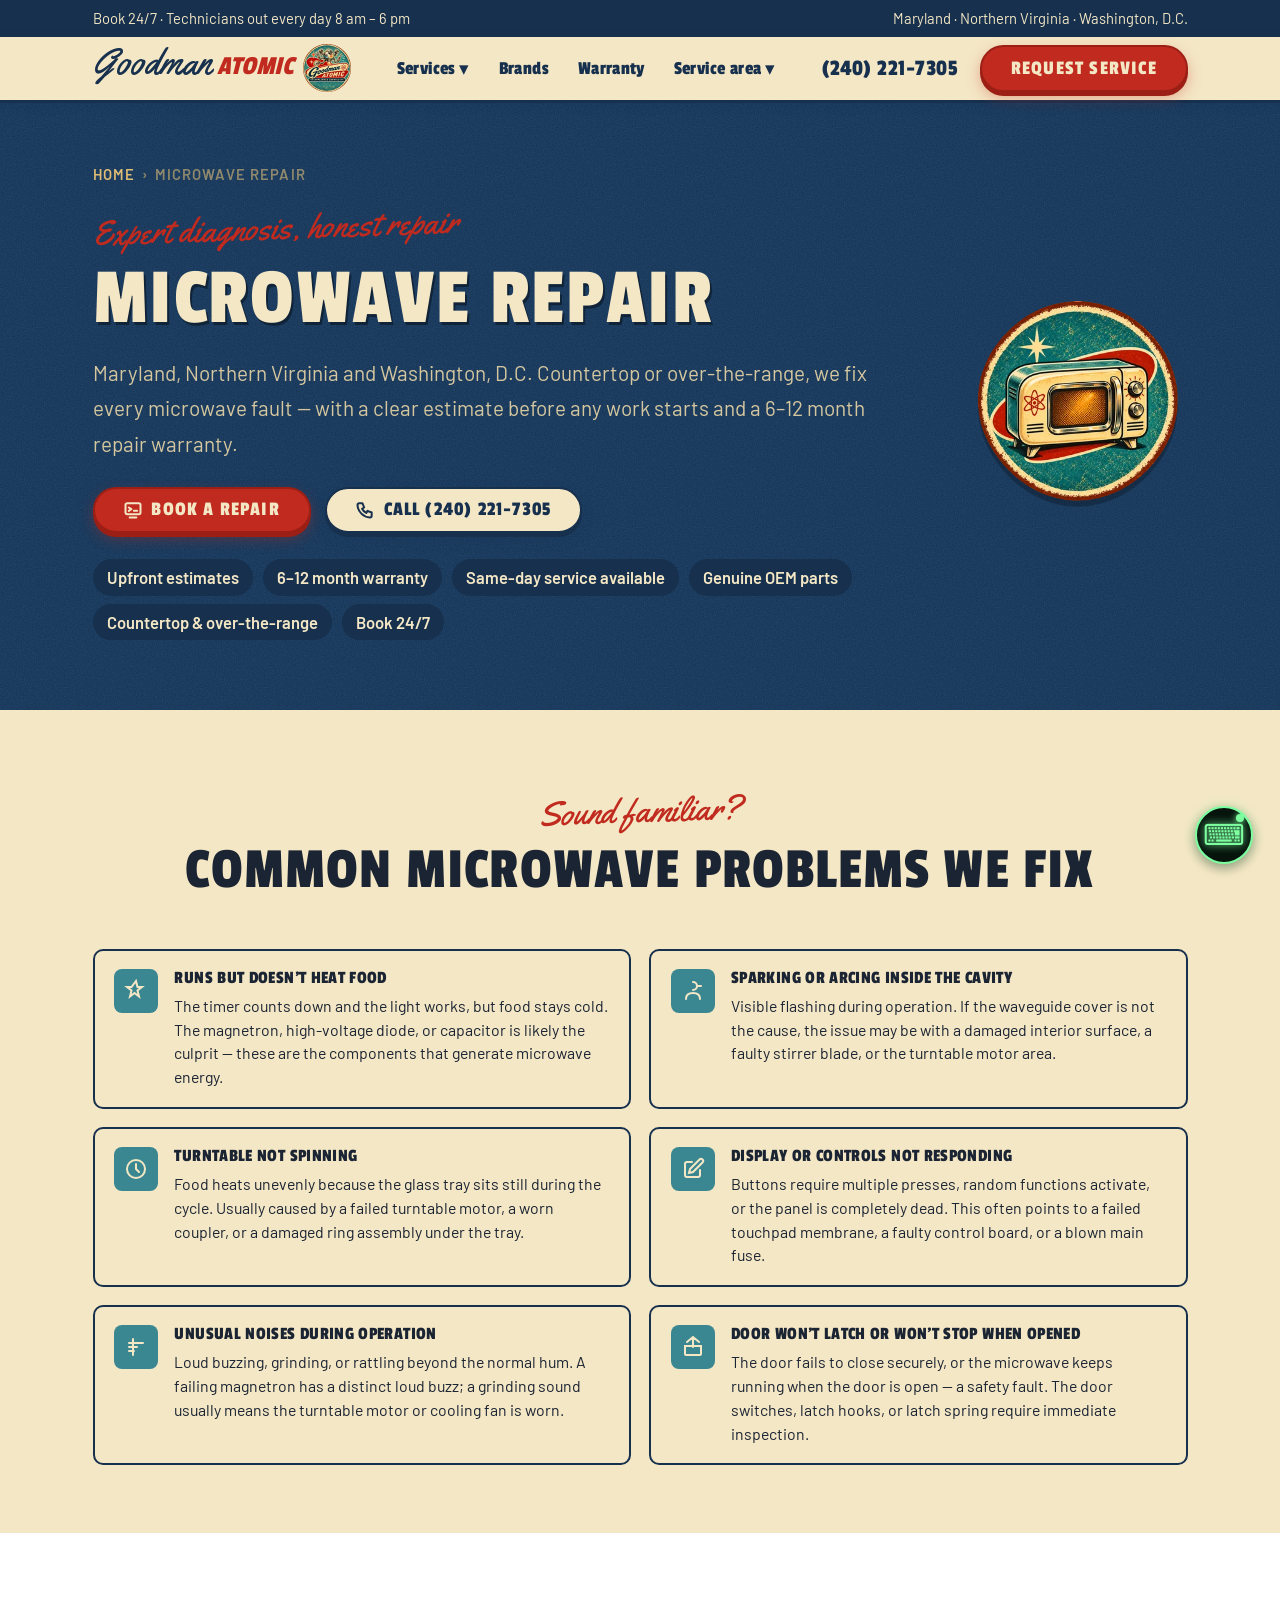
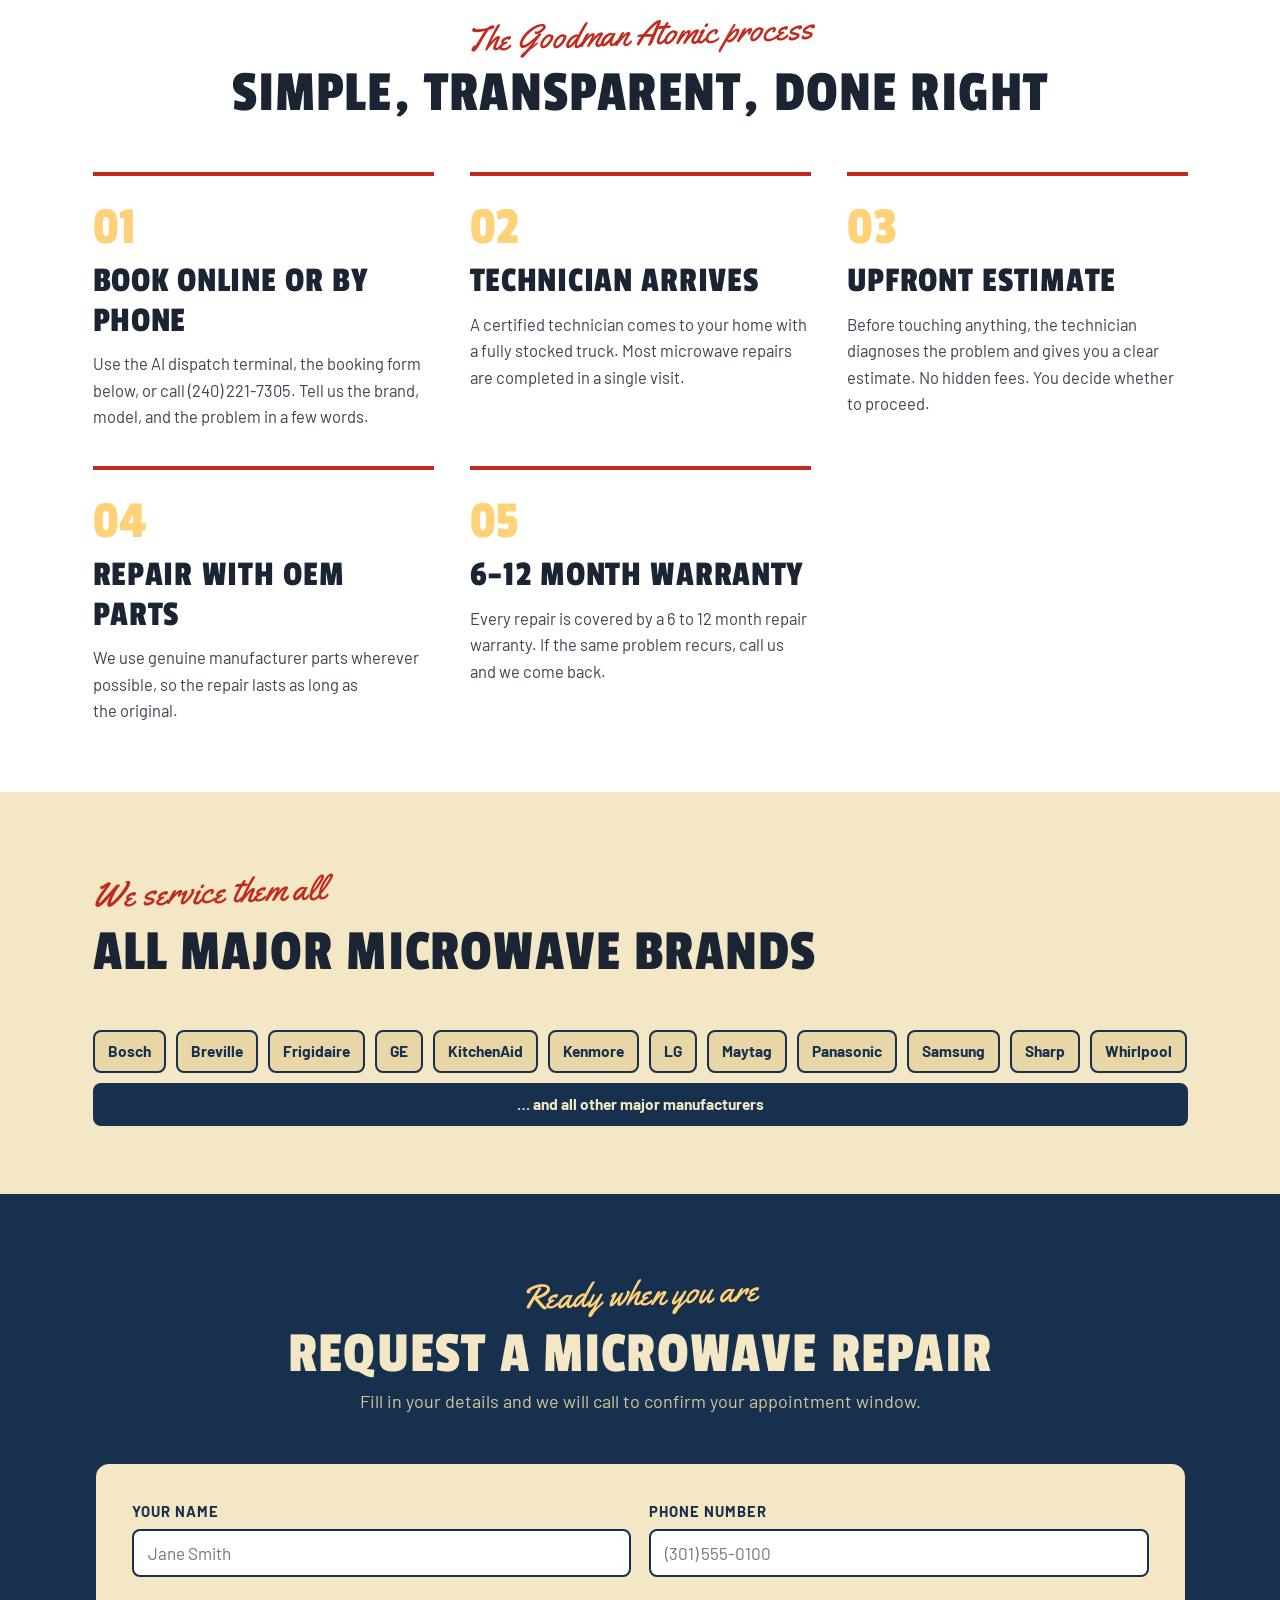
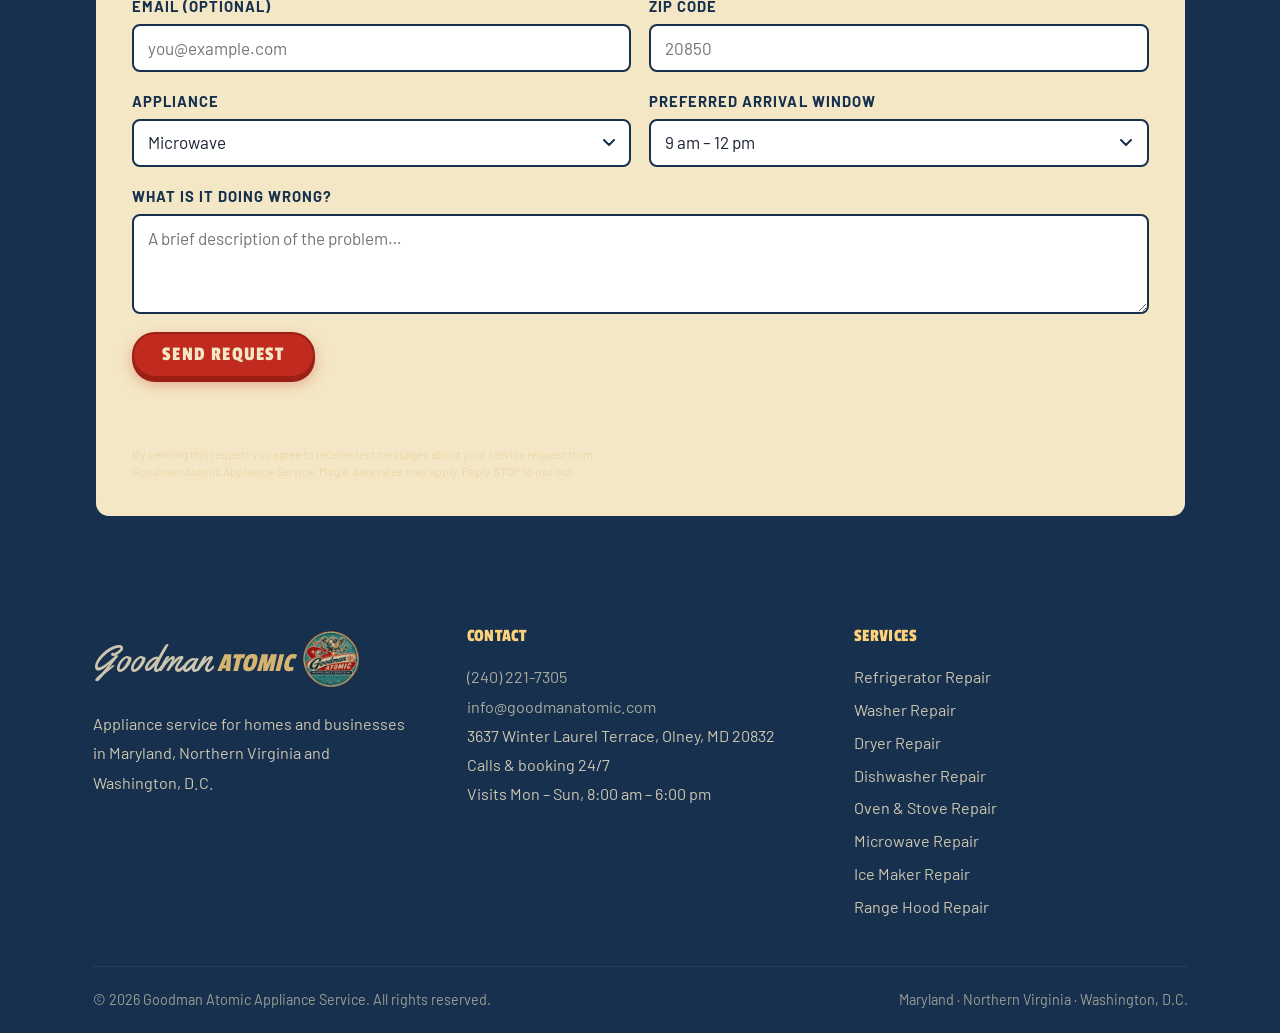
<file: services/microwave-repair.html>
<!DOCTYPE html>
<html lang="en">
<head>
<meta charset="utf-8">
<meta name="viewport" content="width=device-width, initial-scale=1">
<meta name="theme-color" content="#f4e7c5">
<title>Microwave Repair in Maryland, Northern Virginia &amp; D.C. | Goodman Atomic</title>
<meta name="description" content="Expert microwave repair in Maryland, Northern Virginia and Washington D.C. Runs but won't heat, sparking inside, turntable stopped, or controls not responding — we diagnose and fix it. Call (240) 221-7305.">
<link rel="canonical" href="https://goodmanatomic.com/services/microwave-repair.html">
<meta property="og:type" content="website">
<meta property="og:site_name" content="Goodman Atomic Appliance Service">
<meta property="og:title" content="Microwave Repair in Maryland, Northern Virginia &amp; D.C. | Goodman Atomic">
<meta property="og:description" content="Expert microwave repair in Maryland, Northern Virginia and Washington D.C. Runs but won't heat, sparking inside, turntable stopped, or controls not responding — we diagnose and fix it. Call (240) 221-7305.">
<meta property="og:url" content="https://goodmanatomic.com/services/microwave-repair.html">
<meta property="og:image" content="https://goodmanatomic.com/assets/logo/logo-square.png">
<meta name="twitter:card" content="summary">
<link rel="icon" href="/favicon.ico" sizes="48x48">
<link rel="icon" type="image/png" sizes="96x96" href="/assets/logo/favicon-96.png">
<link rel="icon" type="image/png" sizes="192x192" href="/assets/logo/favicon-192.png">
<link rel="apple-touch-icon" href="../assets/logo/logo-round.png">
<link rel="preconnect" href="https://fonts.googleapis.com">
<link rel="preconnect" href="https://fonts.gstatic.com" crossorigin>
<link href="https://fonts.googleapis.com/css2?family=Barlow:wght@400;500;600;700&family=Passion+One:wght@400;700&family=VT323&family=Yellowtail&display=swap" rel="stylesheet">
<link rel="stylesheet" href="../assets/css/style.css?v=11181900">
<script type="application/ld+json">[{"@context":"https://schema.org","@type":["LocalBusiness","HomeAndConstructionBusiness"],"@id":"https://goodmanatomic.com/#business","name":"Goodman Atomic Appliance Service","url":"https://goodmanatomic.com/","logo":"https://goodmanatomic.com/assets/logo/logo-square.png","image":"https://goodmanatomic.com/assets/goodman-atomic-sign.webp","telephone":"+12402217305","email":"info@goodmanatomic.com","address":{"@type":"PostalAddress","streetAddress":"3637 Winter Laurel Terrace","addressLocality":"Olney","addressRegion":"MD","postalCode":"20832","addressCountry":"US"},"areaServed":[{"@type":"AdministrativeArea","name":"Montgomery County, MD"},{"@type":"AdministrativeArea","name":"Howard County, MD"},{"@type":"AdministrativeArea","name":"Frederick County, MD"},{"@type":"AdministrativeArea","name":"Washington, DC"},{"@type":"AdministrativeArea","name":"Arlington County, VA"},{"@type":"AdministrativeArea","name":"Fairfax County, VA"},{"@type":"AdministrativeArea","name":"Falls Church, VA"},{"@type":"AdministrativeArea","name":"Loudoun County, VA"}],"openingHoursSpecification":{"@type":"OpeningHoursSpecification","dayOfWeek":["Monday","Tuesday","Wednesday","Thursday","Friday","Saturday","Sunday"],"opens":"00:00","closes":"23:59"},"priceRange":"$$","paymentAccepted":"Cash, Check, Credit Card, Zelle, Venmo, PayPal","hasOfferCatalog":{"@type":"OfferCatalog","name":"Appliance repair services","itemListElement":[{"@type":"Offer","itemOffered":{"@type":"Service","name":"Refrigerator & Freezer Repair","url":"https://goodmanatomic.com/services/refrigerator-repair.html"}},{"@type":"Offer","itemOffered":{"@type":"Service","name":"Washer Repair","url":"https://goodmanatomic.com/services/washer-repair.html"}},{"@type":"Offer","itemOffered":{"@type":"Service","name":"Dryer Repair","url":"https://goodmanatomic.com/services/dryer-repair.html"}},{"@type":"Offer","itemOffered":{"@type":"Service","name":"Dishwasher Repair","url":"https://goodmanatomic.com/services/dishwasher-repair.html"}},{"@type":"Offer","itemOffered":{"@type":"Service","name":"Oven & Stove Repair","url":"https://goodmanatomic.com/services/oven-stove-repair.html"}},{"@type":"Offer","itemOffered":{"@type":"Service","name":"Microwave Repair","url":"https://goodmanatomic.com/services/microwave-repair.html"}},{"@type":"Offer","itemOffered":{"@type":"Service","name":"Ice Maker Repair","url":"https://goodmanatomic.com/services/ice-maker-repair.html"}},{"@type":"Offer","itemOffered":{"@type":"Service","name":"Range Hood Repair","url":"https://goodmanatomic.com/services/range-hood-repair.html"}}]}},{"@context":"https://schema.org","@type":"Service","name":"Microwave Oven Repair","serviceType":"Appliance repair","description":"Professional microwave oven repair service. We diagnose and fix heating failures, sparking, turntable motor problems, door switch faults, control board issues, and all other countertop and over-the-range microwave problems.","url":"https://goodmanatomic.com/services/microwave-repair.html","provider":{"@id":"https://goodmanatomic.com/#business"},"areaServed":[{"@type":"AdministrativeArea","name":"Montgomery County, MD"},{"@type":"AdministrativeArea","name":"Howard County, MD"},{"@type":"AdministrativeArea","name":"Frederick County, MD"},{"@type":"AdministrativeArea","name":"Washington, DC"},{"@type":"AdministrativeArea","name":"Arlington County, VA"},{"@type":"AdministrativeArea","name":"Fairfax County, VA"},{"@type":"AdministrativeArea","name":"Falls Church, VA"},{"@type":"AdministrativeArea","name":"Loudoun County, VA"}],"offers":{"@type":"Offer","priceCurrency":"USD","price":"70","description":"$70 diagnostic visit, credited toward the repair"}}]</script>
</head>
<body>
<a class="skip" href="#main">Skip to content</a>

<!-- Top strip -->
<div class="strip">
  <div class="wrap">
    <span>Book 24/7 · Technicians out every day 8 am – 6 pm</span>
    <span>Maryland · Northern Virginia · Washington, D.C.</span>
  </div>
</div>

<!-- Header -->
<header class="site" role="banner">
  <div class="wrap">
    <div class="head-inner">
      <a class="brand" href="../index.html" aria-label="Goodman Atomic Appliance Service — home">
        <span class="g">Goodman</span><span class="a">Atomic</span><img class="brand-logo" src="../assets/logo/logo-round-192.webp" alt="" width="48" height="48" aria-hidden="true">
      </a>
      <button id="menuBtn" class="menu-btn" aria-expanded="false" aria-controls="mainNav" aria-label="Open navigation menu">
        <span></span><span></span><span></span>
      </button>
      <nav class="main" id="mainNav" aria-label="Site navigation">
        <div class="has-drop">
          <button class="drop-toggle" aria-expanded="false" aria-haspopup="true">Services <span aria-hidden="true">▾</span></button>
          <div class="drop-menu" role="menu">
            <a href="refrigerator-repair.html" role="menuitem">Refrigerator &amp; Freezer</a>
            <a href="washer-repair.html" role="menuitem">Washer Repair</a>
            <a href="dryer-repair.html" role="menuitem">Dryer Repair</a>
            <a href="dishwasher-repair.html" role="menuitem">Dishwasher Repair</a>
            <a href="oven-stove-repair.html" role="menuitem">Oven &amp; Stove Repair</a>
            <a href="microwave-repair.html" role="menuitem">Microwave Repair</a>
            <a href="ice-maker-repair.html" role="menuitem">Ice Maker Repair</a>
            <a href="range-hood-repair.html" role="menuitem">Range Hood Repair</a>
          </div>
        </div>
        <a href="../index.html#brands">Brands</a>
        <a href="../index.html#warranty">Warranty</a>
        <div class="has-drop">
          <button class="drop-toggle" aria-expanded="false" aria-haspopup="true">Service area <span aria-hidden="true">▾</span></button>
          <div class="drop-menu" role="menu">
            <a href="../index.html#area" role="menuitem">Washington, D.C.</a>
            <a href="../index.html#area" role="menuitem">MD — Montgomery County</a>
            <a href="../index.html#area" role="menuitem">MD — Howard County</a>
            <a href="../index.html#area" role="menuitem">MD — Frederick County</a>
            <a href="../index.html#area" role="menuitem">VA — Arlington County</a>
            <a href="../index.html#area" role="menuitem">VA — Fairfax County (east)</a>
          </div>
        </div>
      </nav>
      <div class="head-cta">
        <a class="head-phone" href="tel:+12402217305">(240) 221-7305</a>
        <a class="btn btn-red" href="#reqForm">Request service</a>
      </div>
    </div>
  </div>
</header>

<main id="main">

<!-- ═══ INNER HERO ═══ -->
<section class="hero-inner" aria-label="Microwave Repair">
  <div class="wrap">
    <div class="hero-inner-text" data-rise>
      <nav class="breadcrumb" aria-label="Breadcrumb">
        <a href="../index.html">Home</a>
        <span aria-hidden="true">›</span>
        <span aria-current="page">Microwave Repair</span>
      </nav>
      <span class="script">Expert diagnosis, honest repair</span>
      <h1>Microwave Repair</h1>
      <p class="lead">Maryland, Northern Virginia and Washington, D.C. Countertop or over-the-range, we fix every microwave fault — with a clear estimate before any work starts and a 6–12 month repair warranty.</p>
      <div class="hero-btns">
        <button class="btn btn-red" type="button" data-open-chat aria-haspopup="dialog">
          <svg width="20" height="20" viewBox="0 0 24 24" fill="none" stroke="currentColor" stroke-width="2.4" stroke-linecap="round" stroke-linejoin="round" aria-hidden="true"><rect x="3" y="4" width="18" height="13" rx="2"/><path d="M8 21h8M7 9l3 2-3 2M13 13h4"/></svg>
          Book a repair
        </button>
        <a class="btn btn-cream" href="tel:+12402217305">
          <svg width="20" height="20" viewBox="0 0 24 24" fill="none" stroke="currentColor" stroke-width="2.4" stroke-linecap="round" stroke-linejoin="round" aria-hidden="true"><path d="M5 4h4l2 5-2.5 1.5a11 11 0 0 0 5 5L15 13l5 2v4a2 2 0 0 1-2 2A16 16 0 0 1 3 6a2 2 0 0 1 2-2z"/></svg>
          Call (240) 221-7305
        </a>
      </div>
      <ul class="chips">
        <li class="chip">Upfront estimates</li>
        <li class="chip">6–12 month warranty</li>
        <li class="chip">Same-day service available</li>
        <li class="chip">Genuine OEM parts</li>
        <li class="chip">Countertop &amp; over-the-range</li>
        <li class="chip">Book 24/7</li>
      </ul>
    </div>
    <div class="inner-icon inner-icon-img" aria-hidden="true"><img src="../assets/icons/microwave.webp" alt="" width="200" height="200"></div>
  </div>
</section>


<!-- ═══ SYMPTOMS ═══ -->
<section class="band-cream" id="symptoms">
  <div class="wrap">
    <div class="sec-head" data-rise>
      <span class="script">Sound familiar?</span>
      <h2>Common microwave problems we fix</h2>
    </div>
    <div class="sym-grid" data-rise data-rise-delay="100">
      <div class="sym-card">
        <div class="sym-ico" aria-hidden="true">
          <svg viewBox="0 0 24 24" fill="none" stroke="currentColor" stroke-width="2" stroke-linecap="round"><path d="M12 2l1.5 6H18l-4.5 3.5 1.5 6-4.5-3.5L6 17.5l1.5-6L3 8h4.5z"/></svg>
        </div>
        <div>
          <h3>Runs but doesn't heat food</h3>
          <p>The timer counts down and the light works, but food stays cold. The magnetron, high-voltage diode, or capacitor is likely the culprit — these are the components that generate microwave energy.</p>
        </div>
      </div>
      <div class="sym-card">
        <div class="sym-ico" aria-hidden="true">
          <svg viewBox="0 0 24 24" fill="none" stroke="currentColor" stroke-width="2" stroke-linecap="round"><path d="M5 20c0-4 2-6 7-6s7 2 7 6M12 3a4 4 0 0 1 0 8M20 7h-4"/></svg>
        </div>
        <div>
          <h3>Sparking or arcing inside the cavity</h3>
          <p>Visible flashing during operation. If the waveguide cover is not the cause, the issue may be with a damaged interior surface, a faulty stirrer blade, or the turntable motor area.</p>
        </div>
      </div>
      <div class="sym-card">
        <div class="sym-ico" aria-hidden="true">
          <svg viewBox="0 0 24 24" fill="none" stroke="currentColor" stroke-width="2" stroke-linecap="round"><circle cx="12" cy="12" r="9"/><path d="M12 7v5l3 3"/></svg>
        </div>
        <div>
          <h3>Turntable not spinning</h3>
          <p>Food heats unevenly because the glass tray sits still during the cycle. Usually caused by a failed turntable motor, a worn coupler, or a damaged ring assembly under the tray.</p>
        </div>
      </div>
      <div class="sym-card">
        <div class="sym-ico" aria-hidden="true">
          <svg viewBox="0 0 24 24" fill="none" stroke="currentColor" stroke-width="2" stroke-linecap="round"><path d="M11 5H6a2 2 0 0 0-2 2v11a2 2 0 0 0 2 2h11a2 2 0 0 0 2-2v-5M18.5 2.5a2.121 2.121 0 0 1 3 3L12 15l-4 1 1-4z"/></svg>
        </div>
        <div>
          <h3>Display or controls not responding</h3>
          <p>Buttons require multiple presses, random functions activate, or the panel is completely dead. This often points to a failed touchpad membrane, a faulty control board, or a blown main fuse.</p>
        </div>
      </div>
      <div class="sym-card">
        <div class="sym-ico" aria-hidden="true">
          <svg viewBox="0 0 24 24" fill="none" stroke="currentColor" stroke-width="2" stroke-linecap="round"><path d="M5 8h14M5 12h8M5 16h5M9 4v16"/></svg>
        </div>
        <div>
          <h3>Unusual noises during operation</h3>
          <p>Loud buzzing, grinding, or rattling beyond the normal hum. A failing magnetron has a distinct loud buzz; a grinding sound usually means the turntable motor or cooling fan is worn.</p>
        </div>
      </div>
      <div class="sym-card">
        <div class="sym-ico" aria-hidden="true">
          <svg viewBox="0 0 24 24" fill="none" stroke="currentColor" stroke-width="2" stroke-linecap="round"><path d="M12 2v10M6 7l6-5 6 5M5 20h14a1 1 0 0 0 1-1V11H4v8a1 1 0 0 0 1 1z"/></svg>
        </div>
        <div>
          <h3>Door won't latch or won't stop when opened</h3>
          <p>The door fails to close securely, or the microwave keeps running when the door is open — a safety fault. The door switches, latch hooks, or latch spring require immediate inspection.</p>
        </div>
      </div>
    </div>
  </div>
</section>


<!-- ═══ HOW WE WORK ═══ -->
<section class="band-white" id="how">
  <div class="wrap">
    <div class="sec-head" data-rise>
      <span class="script">The Goodman Atomic process</span>
      <h2>Simple, transparent, done right</h2>
    </div>
    <div class="steps" data-rise data-rise-delay="80">
      <div class="step">
        <h3>Book online or by phone</h3>
        <p>Use the AI dispatch terminal, the booking form below, or call <a href="tel:+12402217305">(240) 221-7305</a>. Tell us the brand, model, and the problem in a few words.</p>
      </div>
      <div class="step">
        <h3>Technician arrives</h3>
        <p>A certified technician comes to your home with a fully stocked truck. Most microwave repairs are completed in a single visit.</p>
      </div>
      <div class="step">
        <h3>Upfront estimate</h3>
        <p>Before touching anything, the technician diagnoses the problem and gives you a clear estimate. No hidden fees. You decide whether to proceed.</p>
      </div>
      <div class="step">
        <h3>Repair with OEM parts</h3>
        <p>We use genuine manufacturer parts wherever possible, so the repair lasts as long as the original.</p>
      </div>
      <div class="step">
        <h3>6–12 month warranty</h3>
        <p>Every repair is covered by a 6 to 12 month repair warranty. If the same problem recurs, call us and we come back.</p>
      </div>
    </div>
  </div>
</section>


<!-- ═══ BRANDS ═══ -->
<section class="band-cream" id="brands">
  <div class="wrap">
    <div class="sec-head" data-rise>
      <span class="script">We service them all</span>
      <h2>All major microwave brands</h2>
    </div>
    <ul class="brands" data-rise data-rise-delay="80" aria-label="Brands we service">
      <li>Bosch</li>
      <li>Breville</li>
      <li>Frigidaire</li>
      <li>GE</li>
      <li>KitchenAid</li>
      <li>Kenmore</li>
      <li>LG</li>
      <li>Maytag</li>
      <li>Panasonic</li>
      <li>Samsung</li>
      <li>Sharp</li>
      <li>Whirlpool</li>
      <li class="brands-more">… and all other major manufacturers</li>
    </ul>
  </div>
</section>


<!-- ═══ BOOKING FORM ═══ -->
<section class="band-navy" id="book" aria-label="Request a microwave repair">
  <div class="wrap">
    <div class="sec-head" data-rise>
      <span class="script">Ready when you are</span>
      <h2>Request a microwave repair</h2>
      <p>Fill in your details and we will call to confirm your appointment window.</p>
    </div>
    <form class="req" id="reqForm" novalidate data-rise data-rise-delay="100">
      <div class="field-group">
        <label for="f-name">Your name</label>
        <input id="f-name" name="name" type="text" autocomplete="name" placeholder="Jane Smith" required>
      </div>
      <div class="field-group">
        <label for="f-phone">Phone number</label>
        <input id="f-phone" name="phone" type="tel" autocomplete="tel" placeholder="(301) 555-0100" required>
      </div>
      <div class="field-group">
        <label for="f-email">Email (optional)</label>
        <input id="f-email" name="email" type="email" autocomplete="email" placeholder="you@example.com">
      </div>
      <div class="field-group">
        <label for="f-zip">ZIP code</label>
        <input id="f-zip" name="zip" type="text" inputmode="numeric" autocomplete="postal-code" maxlength="5" placeholder="20850" required>
      </div>
      <div class="field-group">
        <label for="f-app">Appliance</label>
        <select id="f-app" name="appliance">
          <option>Refrigerator</option>
          <option>Freezer</option>
          <option>Washer</option>
          <option>Dryer</option>
          <option>Dishwasher</option>
          <option>Oven or stove</option>
          <option selected>Microwave</option>
          <option>Ice maker</option>
          <option>Range hood</option>
          <option>Other</option>
        </select>
      </div>
      <div class="field-group">
        <label for="f-slot">Preferred arrival window</label>
        <select id="f-slot" name="slot">
          <option>9 am – 12 pm</option>
          <option>10 am – 1 pm</option>
          <option>11 am – 2 pm</option>
          <option>12 pm – 3 pm</option>
          <option>1 pm – 4 pm</option>
          <option>2 pm – 5 pm</option>
          <option>3 pm – 6 pm</option>
        </select>
      </div>
      <div class="field-group full">
        <label for="f-prob">What is it doing wrong?</label>
        <textarea id="f-prob" name="problem" placeholder="A brief description of the problem…"></textarea>
      </div>
      <div class="full">
        <button class="btn btn-red" type="submit">Send request</button>
      </div>
      <p id="formNote" aria-live="polite"></p>
      <p class="full form-consent">By sending this request you agree to receive text messages about your service request from Goodman Atomic Appliance Service. Msg &amp; data rates may apply. Reply STOP to opt out.</p>
    </form>
  </div>
</section>

</main><!-- /main -->


<!-- ═══ FOOTER ═══ -->
<footer class="site" role="contentinfo">
  <div class="wrap">
    <div class="foot-grid">
      <div class="foot-col">
        <a class="brand brand-foot" href="../index.html" aria-label="Goodman Atomic — home">
          <span class="g">Goodman</span><span class="a">Atomic</span><img class="brand-logo brand-logo-foot" src="../assets/logo/logo-round-512.webp" alt="" width="56" height="56" aria-hidden="true">
        </a>
        <p>Appliance service for homes and businesses in Maryland, Northern Virginia and Washington, D.C.</p>
      </div>
      <div class="foot-col">
        <h4>Contact</h4>
        <ul>
          <li><a href="tel:+12402217305">(240) 221-7305</a></li>
          <li><a href="mailto:info@goodmanatomic.com">info@goodmanatomic.com</a></li>
          <li>3637 Winter Laurel Terrace, Olney, MD 20832</li>
          <li>Calls &amp; booking 24/7</li>
          <li>Visits Mon – Sun, 8:00 am – 6:00 pm</li>
        </ul>
      </div>
      <div class="foot-col">
        <h4>Services</h4>
        <nav class="foot-nav" aria-label="Service pages">
          <a href="refrigerator-repair.html">Refrigerator Repair</a>
          <a href="washer-repair.html">Washer Repair</a>
          <a href="dryer-repair.html">Dryer Repair</a>
          <a href="dishwasher-repair.html">Dishwasher Repair</a>
          <a href="oven-stove-repair.html">Oven &amp; Stove Repair</a>
          <a href="microwave-repair.html">Microwave Repair</a>
          <a href="ice-maker-repair.html">Ice Maker Repair</a>
          <a href="range-hood-repair.html">Range Hood Repair</a>
        </nav>
      </div>
    </div>
    <div class="copy">
      <span>© 2026 Goodman Atomic Appliance Service. All rights reserved.</span>
      <span>Maryland · Northern Virginia · Washington, D.C.</span>
    </div>
  </div>
</footer>


<!-- Mobile sticky bar -->
<div class="bar" aria-label="Quick actions">
  <a class="btn btn-cream" href="tel:+12402217305">
    <svg width="18" height="18" viewBox="0 0 24 24" fill="none" stroke="currentColor" stroke-width="2.4" stroke-linecap="round" stroke-linejoin="round" aria-hidden="true"><path d="M5 4h4l2 5-2.5 1.5a11 11 0 0 0 5 5L15 13l5 2v4a2 2 0 0 1-2 2A16 16 0 0 1 3 6a2 2 0 0 1 2-2z"/></svg>
    Call
  </a>
  <button class="btn btn-red" type="button" data-open-chat aria-haspopup="dialog">
    <svg width="18" height="18" viewBox="0 0 24 24" fill="none" stroke="currentColor" stroke-width="2.4" stroke-linecap="round" stroke-linejoin="round" aria-hidden="true"><rect x="3" y="4" width="18" height="13" rx="2"/><path d="M8 21h8M7 9l3 2-3 2M13 13h4"/></svg>
    Chat
  </button>
  <a class="btn btn-gold bar-request" href="#reqForm">
    <svg width="18" height="18" viewBox="0 0 24 24" fill="none" stroke="currentColor" stroke-width="2.4" stroke-linecap="round" stroke-linejoin="round" aria-hidden="true"><path d="M9 4h6v3H9z"/><path d="M8 5H6a2 2 0 0 0-2 2v12a2 2 0 0 0 2 2h12a2 2 0 0 0 2-2V7a2 2 0 0 0-2-2h-2M8 12h8M8 16h5"/></svg>
    Request
  </a>
</div>

<!-- Desktop FAB -->
<button class="fab" id="fab" aria-label="Book a repair — open chat terminal" data-open-chat>⌨</button>

<!-- Chat terminal overlay -->
<div id="chat" class="chat" role="dialog" aria-modal="true" aria-labelledby="chatTitle" aria-hidden="true">
  <div class="chat-head">
    <span class="chat-title" id="chatTitle">◈ GOODMAN ATOMIC DISPATCH</span>
    <button class="chat-close" id="chatClose" aria-label="Close terminal" type="button">✕</button>
  </div>
  <div class="chat-log" id="chatLog" aria-live="polite" aria-atomic="false"></div>
  <div class="chat-input-row">
    <label for="chatInput" class="sr-only">Your answer</label>
    <input class="chat-input" id="chatInput" type="text" placeholder="▸ Type here" autocomplete="off">
    <button class="chat-send" id="chatSend" type="button" aria-label="Send">SEND</button>
  </div>
</div>

<script src="../assets/js/main.js?v=11231030"></script>
</body>
</html>
</file>
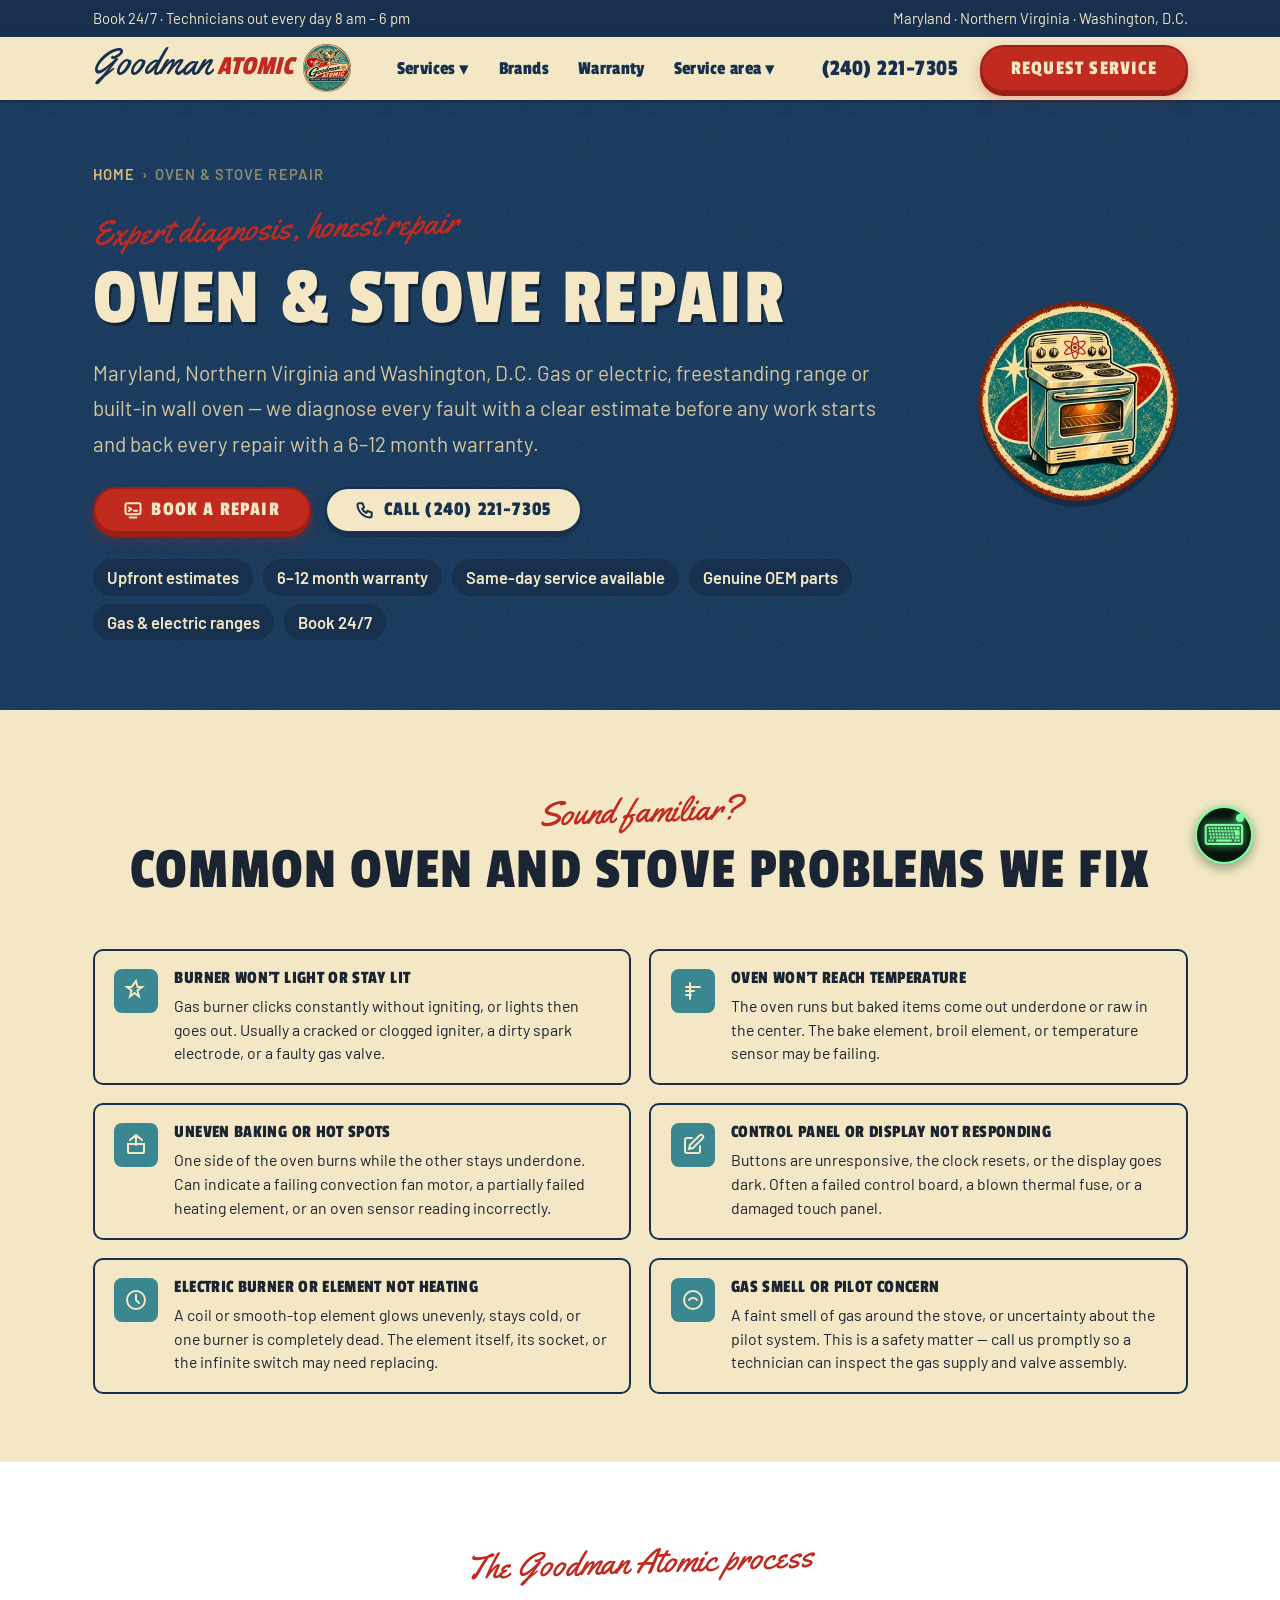
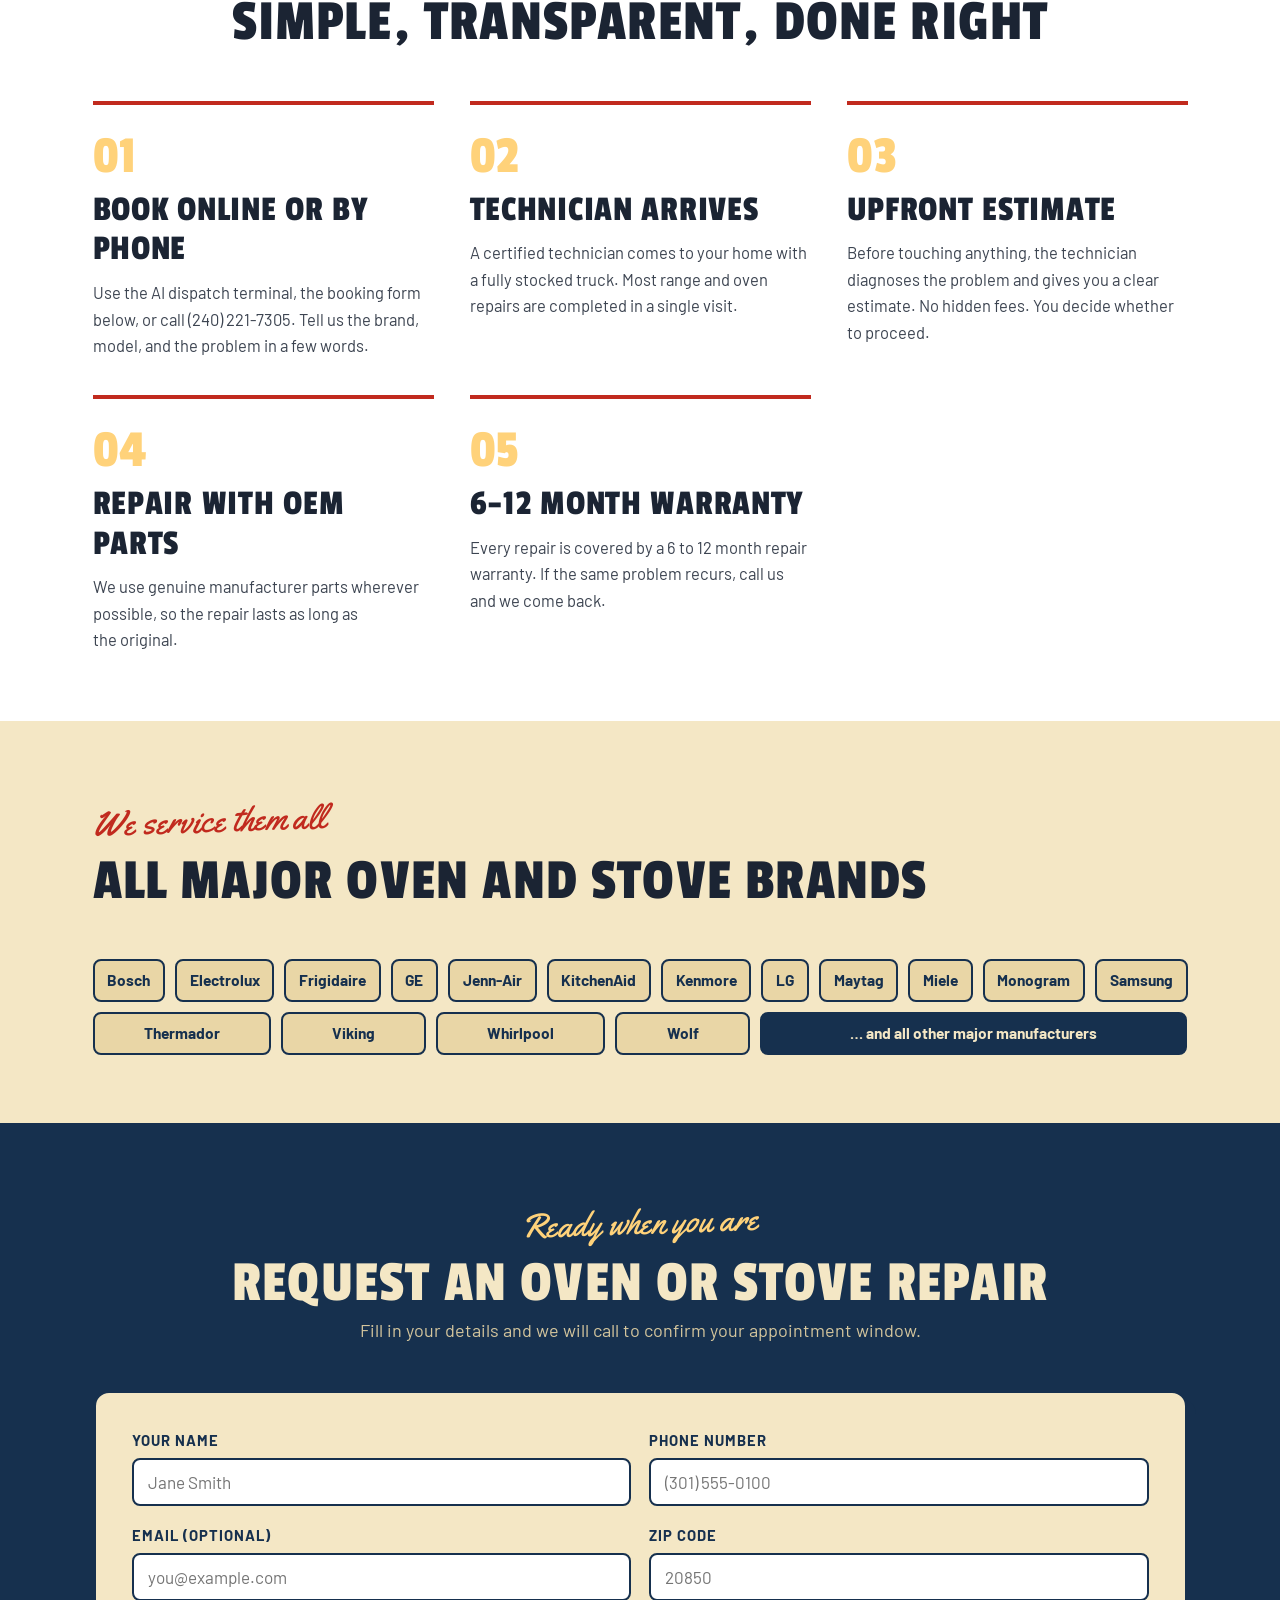
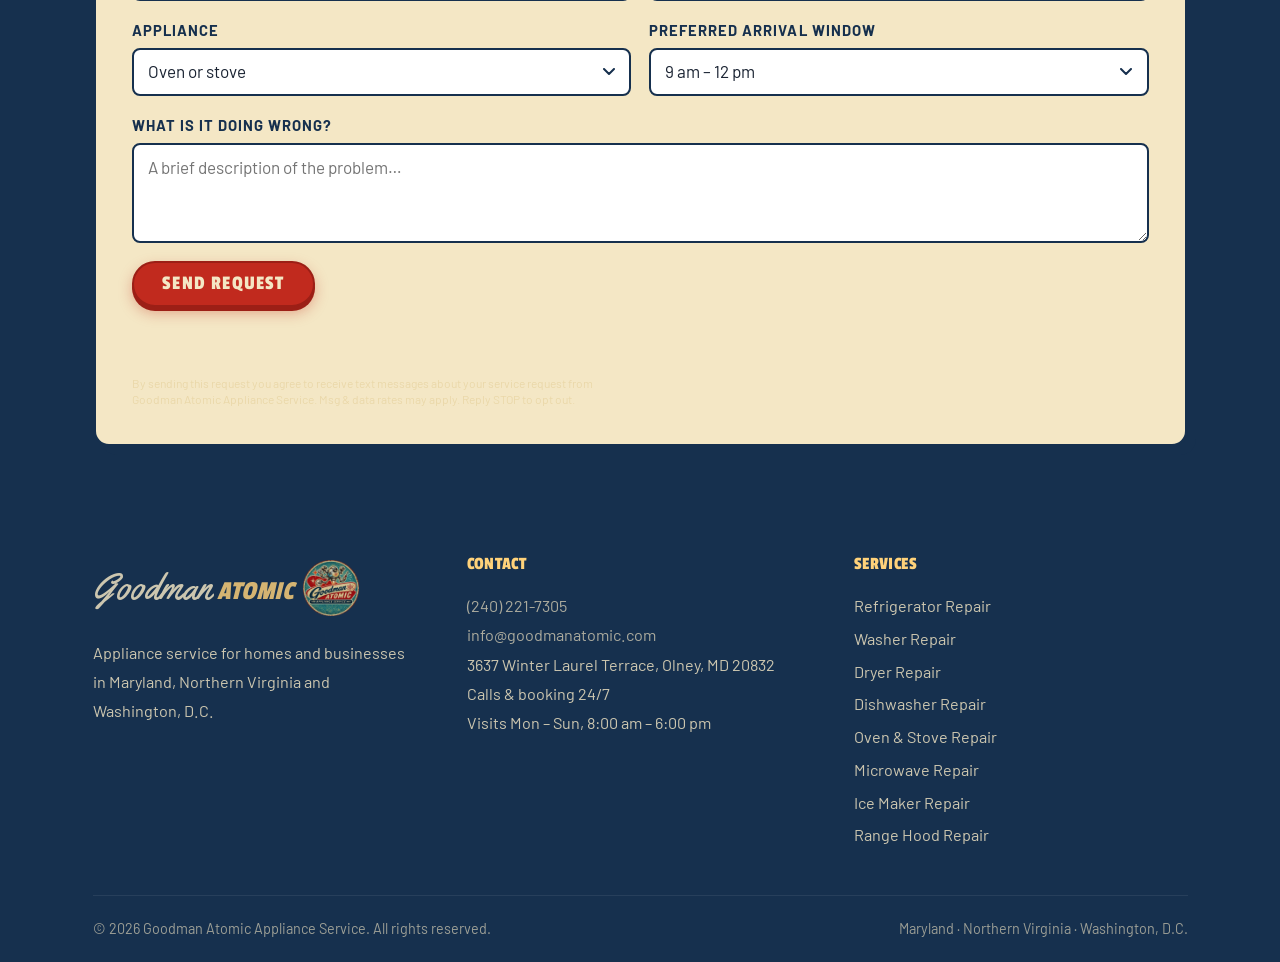
<file: services/oven-stove-repair.html>
<!DOCTYPE html>
<html lang="en">
<head>
<meta charset="utf-8">
<meta name="viewport" content="width=device-width, initial-scale=1">
<meta name="theme-color" content="#f4e7c5">
<title>Oven &amp; Stove Repair in Maryland, Northern Virginia &amp; D.C. | Goodman Atomic</title>
<meta name="description" content="Expert oven and stove repair in Maryland, Northern Virginia and Washington D.C. Burner won't light, oven won't heat, uneven baking, dead igniter — we diagnose and fix it with a clear estimate before work starts. Call (240) 221-7305.">
<link rel="canonical" href="https://goodmanatomic.com/services/oven-stove-repair.html">
<meta property="og:type" content="website">
<meta property="og:site_name" content="Goodman Atomic Appliance Service">
<meta property="og:title" content="Oven &amp; Stove Repair in Maryland, Northern Virginia &amp; D.C. | Goodman Atomic">
<meta property="og:description" content="Expert oven and stove repair in Maryland, Northern Virginia and Washington D.C. Burner won't light, oven won't heat, uneven baking, dead igniter — we diagnose and fix it with a clear estimate before work starts. Call (240) 221-7305.">
<meta property="og:url" content="https://goodmanatomic.com/services/oven-stove-repair.html">
<meta property="og:image" content="https://goodmanatomic.com/assets/logo/logo-square.png">
<meta name="twitter:card" content="summary">
<link rel="icon" href="/favicon.ico" sizes="48x48">
<link rel="icon" type="image/png" sizes="96x96" href="/assets/logo/favicon-96.png">
<link rel="icon" type="image/png" sizes="192x192" href="/assets/logo/favicon-192.png">
<link rel="apple-touch-icon" href="../assets/logo/logo-round.png">
<link rel="preconnect" href="https://fonts.googleapis.com">
<link rel="preconnect" href="https://fonts.gstatic.com" crossorigin>
<link href="https://fonts.googleapis.com/css2?family=Barlow:wght@400;500;600;700&family=Passion+One:wght@400;700&family=VT323&family=Yellowtail&display=swap" rel="stylesheet">
<link rel="stylesheet" href="../assets/css/style.css?v=11181900">
<script type="application/ld+json">[{"@context":"https://schema.org","@type":["LocalBusiness","HomeAndConstructionBusiness"],"@id":"https://goodmanatomic.com/#business","name":"Goodman Atomic Appliance Service","url":"https://goodmanatomic.com/","logo":"https://goodmanatomic.com/assets/logo/logo-square.png","image":"https://goodmanatomic.com/assets/goodman-atomic-sign.webp","telephone":"+12402217305","email":"info@goodmanatomic.com","address":{"@type":"PostalAddress","streetAddress":"3637 Winter Laurel Terrace","addressLocality":"Olney","addressRegion":"MD","postalCode":"20832","addressCountry":"US"},"areaServed":[{"@type":"AdministrativeArea","name":"Montgomery County, MD"},{"@type":"AdministrativeArea","name":"Howard County, MD"},{"@type":"AdministrativeArea","name":"Frederick County, MD"},{"@type":"AdministrativeArea","name":"Washington, DC"},{"@type":"AdministrativeArea","name":"Arlington County, VA"},{"@type":"AdministrativeArea","name":"Fairfax County, VA"},{"@type":"AdministrativeArea","name":"Falls Church, VA"},{"@type":"AdministrativeArea","name":"Loudoun County, VA"}],"openingHoursSpecification":{"@type":"OpeningHoursSpecification","dayOfWeek":["Monday","Tuesday","Wednesday","Thursday","Friday","Saturday","Sunday"],"opens":"00:00","closes":"23:59"},"priceRange":"$$","paymentAccepted":"Cash, Check, Credit Card, Zelle, Venmo, PayPal","hasOfferCatalog":{"@type":"OfferCatalog","name":"Appliance repair services","itemListElement":[{"@type":"Offer","itemOffered":{"@type":"Service","name":"Refrigerator & Freezer Repair","url":"https://goodmanatomic.com/services/refrigerator-repair.html"}},{"@type":"Offer","itemOffered":{"@type":"Service","name":"Washer Repair","url":"https://goodmanatomic.com/services/washer-repair.html"}},{"@type":"Offer","itemOffered":{"@type":"Service","name":"Dryer Repair","url":"https://goodmanatomic.com/services/dryer-repair.html"}},{"@type":"Offer","itemOffered":{"@type":"Service","name":"Dishwasher Repair","url":"https://goodmanatomic.com/services/dishwasher-repair.html"}},{"@type":"Offer","itemOffered":{"@type":"Service","name":"Oven & Stove Repair","url":"https://goodmanatomic.com/services/oven-stove-repair.html"}},{"@type":"Offer","itemOffered":{"@type":"Service","name":"Microwave Repair","url":"https://goodmanatomic.com/services/microwave-repair.html"}},{"@type":"Offer","itemOffered":{"@type":"Service","name":"Ice Maker Repair","url":"https://goodmanatomic.com/services/ice-maker-repair.html"}},{"@type":"Offer","itemOffered":{"@type":"Service","name":"Range Hood Repair","url":"https://goodmanatomic.com/services/range-hood-repair.html"}}]}},{"@context":"https://schema.org","@type":"Service","name":"Oven & Stove Repair","serviceType":"Appliance repair","description":"Professional oven and stove repair service. We diagnose and fix burner ignition failures, heating element problems, temperature inaccuracies, control board issues, and all other gas and electric range faults.","url":"https://goodmanatomic.com/services/oven-stove-repair.html","provider":{"@id":"https://goodmanatomic.com/#business"},"areaServed":[{"@type":"AdministrativeArea","name":"Montgomery County, MD"},{"@type":"AdministrativeArea","name":"Howard County, MD"},{"@type":"AdministrativeArea","name":"Frederick County, MD"},{"@type":"AdministrativeArea","name":"Washington, DC"},{"@type":"AdministrativeArea","name":"Arlington County, VA"},{"@type":"AdministrativeArea","name":"Fairfax County, VA"},{"@type":"AdministrativeArea","name":"Falls Church, VA"},{"@type":"AdministrativeArea","name":"Loudoun County, VA"}],"offers":{"@type":"Offer","priceCurrency":"USD","price":"70","description":"$70 diagnostic visit, credited toward the repair"}}]</script>
</head>
<body>
<a class="skip" href="#main">Skip to content</a>

<!-- Top strip -->
<div class="strip">
  <div class="wrap">
    <span>Book 24/7 · Technicians out every day 8 am – 6 pm</span>
    <span>Maryland · Northern Virginia · Washington, D.C.</span>
  </div>
</div>

<!-- Header -->
<header class="site" role="banner">
  <div class="wrap">
    <div class="head-inner">
      <a class="brand" href="../index.html" aria-label="Goodman Atomic Appliance Service — home">
        <span class="g">Goodman</span><span class="a">Atomic</span><img class="brand-logo" src="../assets/logo/logo-round-192.webp" alt="" width="48" height="48" aria-hidden="true">
      </a>
      <button id="menuBtn" class="menu-btn" aria-expanded="false" aria-controls="mainNav" aria-label="Open navigation menu">
        <span></span><span></span><span></span>
      </button>
      <nav class="main" id="mainNav" aria-label="Site navigation">
        <div class="has-drop">
          <button class="drop-toggle" aria-expanded="false" aria-haspopup="true">Services <span aria-hidden="true">▾</span></button>
          <div class="drop-menu" role="menu">
            <a href="refrigerator-repair.html" role="menuitem">Refrigerator &amp; Freezer</a>
            <a href="washer-repair.html" role="menuitem">Washer Repair</a>
            <a href="dryer-repair.html" role="menuitem">Dryer Repair</a>
            <a href="dishwasher-repair.html" role="menuitem">Dishwasher Repair</a>
            <a href="oven-stove-repair.html" role="menuitem">Oven &amp; Stove Repair</a>
            <a href="microwave-repair.html" role="menuitem">Microwave Repair</a>
            <a href="ice-maker-repair.html" role="menuitem">Ice Maker Repair</a>
            <a href="range-hood-repair.html" role="menuitem">Range Hood Repair</a>
          </div>
        </div>
        <a href="../index.html#brands">Brands</a>
        <a href="../index.html#warranty">Warranty</a>
        <div class="has-drop">
          <button class="drop-toggle" aria-expanded="false" aria-haspopup="true">Service area <span aria-hidden="true">▾</span></button>
          <div class="drop-menu" role="menu">
            <a href="../index.html#area" role="menuitem">Washington, D.C.</a>
            <a href="../index.html#area" role="menuitem">MD — Montgomery County</a>
            <a href="../index.html#area" role="menuitem">MD — Howard County</a>
            <a href="../index.html#area" role="menuitem">MD — Frederick County</a>
            <a href="../index.html#area" role="menuitem">VA — Arlington County</a>
            <a href="../index.html#area" role="menuitem">VA — Fairfax County (east)</a>
          </div>
        </div>
      </nav>
      <div class="head-cta">
        <a class="head-phone" href="tel:+12402217305">(240) 221-7305</a>
        <a class="btn btn-red" href="#reqForm">Request service</a>
      </div>
    </div>
  </div>
</header>

<main id="main">

<!-- ═══ INNER HERO ═══ -->
<section class="hero-inner" aria-label="Oven &amp; Stove Repair">
  <div class="wrap">
    <div class="hero-inner-text" data-rise>
      <nav class="breadcrumb" aria-label="Breadcrumb">
        <a href="../index.html">Home</a>
        <span aria-hidden="true">›</span>
        <span aria-current="page">Oven &amp; Stove Repair</span>
      </nav>
      <span class="script">Expert diagnosis, honest repair</span>
      <h1>Oven &amp; Stove Repair</h1>
      <p class="lead">Maryland, Northern Virginia and Washington, D.C. Gas or electric, freestanding range or built-in wall oven — we diagnose every fault with a clear estimate before any work starts and back every repair with a 6–12 month warranty.</p>
      <div class="hero-btns">
        <button class="btn btn-red" type="button" data-open-chat aria-haspopup="dialog">
          <svg width="20" height="20" viewBox="0 0 24 24" fill="none" stroke="currentColor" stroke-width="2.4" stroke-linecap="round" stroke-linejoin="round" aria-hidden="true"><rect x="3" y="4" width="18" height="13" rx="2"/><path d="M8 21h8M7 9l3 2-3 2M13 13h4"/></svg>
          Book a repair
        </button>
        <a class="btn btn-cream" href="tel:+12402217305">
          <svg width="20" height="20" viewBox="0 0 24 24" fill="none" stroke="currentColor" stroke-width="2.4" stroke-linecap="round" stroke-linejoin="round" aria-hidden="true"><path d="M5 4h4l2 5-2.5 1.5a11 11 0 0 0 5 5L15 13l5 2v4a2 2 0 0 1-2 2A16 16 0 0 1 3 6a2 2 0 0 1 2-2z"/></svg>
          Call (240) 221-7305
        </a>
      </div>
      <ul class="chips">
        <li class="chip">Upfront estimates</li>
        <li class="chip">6–12 month warranty</li>
        <li class="chip">Same-day service available</li>
        <li class="chip">Genuine OEM parts</li>
        <li class="chip">Gas &amp; electric ranges</li>
        <li class="chip">Book 24/7</li>
      </ul>
    </div>
    <div class="inner-icon inner-icon-img" aria-hidden="true"><img src="../assets/icons/oven-stove.webp" alt="" width="200" height="200"></div>
  </div>
</section>


<!-- ═══ SYMPTOMS ═══ -->
<section class="band-cream" id="symptoms">
  <div class="wrap">
    <div class="sec-head" data-rise>
      <span class="script">Sound familiar?</span>
      <h2>Common oven and stove problems we fix</h2>
    </div>
    <div class="sym-grid" data-rise data-rise-delay="100">
      <div class="sym-card">
        <div class="sym-ico" aria-hidden="true">
          <svg viewBox="0 0 24 24" fill="none" stroke="currentColor" stroke-width="2" stroke-linecap="round"><path d="M12 2l1.5 6H18l-4.5 3.5 1.5 6-4.5-3.5L6 17.5l1.5-6L3 8h4.5z"/></svg>
        </div>
        <div>
          <h3>Burner won't light or stay lit</h3>
          <p>Gas burner clicks constantly without igniting, or lights then goes out. Usually a cracked or clogged igniter, a dirty spark electrode, or a faulty gas valve.</p>
        </div>
      </div>
      <div class="sym-card">
        <div class="sym-ico" aria-hidden="true">
          <svg viewBox="0 0 24 24" fill="none" stroke="currentColor" stroke-width="2" stroke-linecap="round"><path d="M5 8h14M5 12h8M5 16h5M9 4v16"/></svg>
        </div>
        <div>
          <h3>Oven won't reach temperature</h3>
          <p>The oven runs but baked items come out underdone or raw in the center. The bake element, broil element, or temperature sensor may be failing.</p>
        </div>
      </div>
      <div class="sym-card">
        <div class="sym-ico" aria-hidden="true">
          <svg viewBox="0 0 24 24" fill="none" stroke="currentColor" stroke-width="2" stroke-linecap="round"><path d="M12 2v10M6 7l6-5 6 5M5 20h14a1 1 0 0 0 1-1V11H4v8a1 1 0 0 0 1 1z"/></svg>
        </div>
        <div>
          <h3>Uneven baking or hot spots</h3>
          <p>One side of the oven burns while the other stays underdone. Can indicate a failing convection fan motor, a partially failed heating element, or an oven sensor reading incorrectly.</p>
        </div>
      </div>
      <div class="sym-card">
        <div class="sym-ico" aria-hidden="true">
          <svg viewBox="0 0 24 24" fill="none" stroke="currentColor" stroke-width="2" stroke-linecap="round"><path d="M11 5H6a2 2 0 0 0-2 2v11a2 2 0 0 0 2 2h11a2 2 0 0 0 2-2v-5M18.5 2.5a2.121 2.121 0 0 1 3 3L12 15l-4 1 1-4z"/></svg>
        </div>
        <div>
          <h3>Control panel or display not responding</h3>
          <p>Buttons are unresponsive, the clock resets, or the display goes dark. Often a failed control board, a blown thermal fuse, or a damaged touch panel.</p>
        </div>
      </div>
      <div class="sym-card">
        <div class="sym-ico" aria-hidden="true">
          <svg viewBox="0 0 24 24" fill="none" stroke="currentColor" stroke-width="2" stroke-linecap="round"><circle cx="12" cy="12" r="9"/><path d="M12 7v5l3 3"/></svg>
        </div>
        <div>
          <h3>Electric burner or element not heating</h3>
          <p>A coil or smooth-top element glows unevenly, stays cold, or one burner is completely dead. The element itself, its socket, or the infinite switch may need replacing.</p>
        </div>
      </div>
      <div class="sym-card">
        <div class="sym-ico" aria-hidden="true">
          <svg viewBox="0 0 24 24" fill="none" stroke="currentColor" stroke-width="2" stroke-linecap="round"><circle cx="12" cy="12" r="9"/><path d="M8 12s1-2 4-2 4 2 4 2"/></svg>
        </div>
        <div>
          <h3>Gas smell or pilot concern</h3>
          <p>A faint smell of gas around the stove, or uncertainty about the pilot system. This is a safety matter — call us promptly so a technician can inspect the gas supply and valve assembly.</p>
        </div>
      </div>
    </div>
  </div>
</section>


<!-- ═══ HOW WE WORK ═══ -->
<section class="band-white" id="how">
  <div class="wrap">
    <div class="sec-head" data-rise>
      <span class="script">The Goodman Atomic process</span>
      <h2>Simple, transparent, done right</h2>
    </div>
    <div class="steps" data-rise data-rise-delay="80">
      <div class="step">
        <h3>Book online or by phone</h3>
        <p>Use the AI dispatch terminal, the booking form below, or call <a href="tel:+12402217305">(240) 221-7305</a>. Tell us the brand, model, and the problem in a few words.</p>
      </div>
      <div class="step">
        <h3>Technician arrives</h3>
        <p>A certified technician comes to your home with a fully stocked truck. Most range and oven repairs are completed in a single visit.</p>
      </div>
      <div class="step">
        <h3>Upfront estimate</h3>
        <p>Before touching anything, the technician diagnoses the problem and gives you a clear estimate. No hidden fees. You decide whether to proceed.</p>
      </div>
      <div class="step">
        <h3>Repair with OEM parts</h3>
        <p>We use genuine manufacturer parts wherever possible, so the repair lasts as long as the original.</p>
      </div>
      <div class="step">
        <h3>6–12 month warranty</h3>
        <p>Every repair is covered by a 6 to 12 month repair warranty. If the same problem recurs, call us and we come back.</p>
      </div>
    </div>
  </div>
</section>


<!-- ═══ BRANDS ═══ -->
<section class="band-cream" id="brands">
  <div class="wrap">
    <div class="sec-head" data-rise>
      <span class="script">We service them all</span>
      <h2>All major oven and stove brands</h2>
    </div>
    <ul class="brands" data-rise data-rise-delay="80" aria-label="Brands we service">
      <li>Bosch</li>
      <li>Electrolux</li>
      <li>Frigidaire</li>
      <li>GE</li>
      <li>Jenn-Air</li>
      <li>KitchenAid</li>
      <li>Kenmore</li>
      <li>LG</li>
      <li>Maytag</li>
      <li>Miele</li>
      <li>Monogram</li>
      <li>Samsung</li>
      <li>Thermador</li>
      <li>Viking</li>
      <li>Whirlpool</li>
      <li>Wolf</li>
      <li class="brands-more">… and all other major manufacturers</li>
    </ul>
  </div>
</section>


<!-- ═══ BOOKING FORM ═══ -->
<section class="band-navy" id="book" aria-label="Request an oven or stove repair">
  <div class="wrap">
    <div class="sec-head" data-rise>
      <span class="script">Ready when you are</span>
      <h2>Request an oven or stove repair</h2>
      <p>Fill in your details and we will call to confirm your appointment window.</p>
    </div>
    <form class="req" id="reqForm" novalidate data-rise data-rise-delay="100">
      <div class="field-group">
        <label for="f-name">Your name</label>
        <input id="f-name" name="name" type="text" autocomplete="name" placeholder="Jane Smith" required>
      </div>
      <div class="field-group">
        <label for="f-phone">Phone number</label>
        <input id="f-phone" name="phone" type="tel" autocomplete="tel" placeholder="(301) 555-0100" required>
      </div>
      <div class="field-group">
        <label for="f-email">Email (optional)</label>
        <input id="f-email" name="email" type="email" autocomplete="email" placeholder="you@example.com">
      </div>
      <div class="field-group">
        <label for="f-zip">ZIP code</label>
        <input id="f-zip" name="zip" type="text" inputmode="numeric" autocomplete="postal-code" maxlength="5" placeholder="20850" required>
      </div>
      <div class="field-group">
        <label for="f-app">Appliance</label>
        <select id="f-app" name="appliance">
          <option>Refrigerator</option>
          <option>Freezer</option>
          <option>Washer</option>
          <option>Dryer</option>
          <option>Dishwasher</option>
          <option selected>Oven or stove</option>
          <option>Microwave</option>
          <option>Ice maker</option>
          <option>Range hood</option>
          <option>Other</option>
        </select>
      </div>
      <div class="field-group">
        <label for="f-slot">Preferred arrival window</label>
        <select id="f-slot" name="slot">
          <option>9 am – 12 pm</option>
          <option>10 am – 1 pm</option>
          <option>11 am – 2 pm</option>
          <option>12 pm – 3 pm</option>
          <option>1 pm – 4 pm</option>
          <option>2 pm – 5 pm</option>
          <option>3 pm – 6 pm</option>
        </select>
      </div>
      <div class="field-group full">
        <label for="f-prob">What is it doing wrong?</label>
        <textarea id="f-prob" name="problem" placeholder="A brief description of the problem…"></textarea>
      </div>
      <div class="full">
        <button class="btn btn-red" type="submit">Send request</button>
      </div>
      <p id="formNote" aria-live="polite"></p>
      <p class="full form-consent">By sending this request you agree to receive text messages about your service request from Goodman Atomic Appliance Service. Msg &amp; data rates may apply. Reply STOP to opt out.</p>
    </form>
  </div>
</section>

</main><!-- /main -->


<!-- ═══ FOOTER ═══ -->
<footer class="site" role="contentinfo">
  <div class="wrap">
    <div class="foot-grid">
      <div class="foot-col">
        <a class="brand brand-foot" href="../index.html" aria-label="Goodman Atomic — home">
          <span class="g">Goodman</span><span class="a">Atomic</span><img class="brand-logo brand-logo-foot" src="../assets/logo/logo-round-512.webp" alt="" width="56" height="56" aria-hidden="true">
        </a>
        <p>Appliance service for homes and businesses in Maryland, Northern Virginia and Washington, D.C.</p>
      </div>
      <div class="foot-col">
        <h4>Contact</h4>
        <ul>
          <li><a href="tel:+12402217305">(240) 221-7305</a></li>
          <li><a href="mailto:info@goodmanatomic.com">info@goodmanatomic.com</a></li>
          <li>3637 Winter Laurel Terrace, Olney, MD 20832</li>
          <li>Calls &amp; booking 24/7</li>
          <li>Visits Mon – Sun, 8:00 am – 6:00 pm</li>
        </ul>
      </div>
      <div class="foot-col">
        <h4>Services</h4>
        <nav class="foot-nav" aria-label="Service pages">
          <a href="refrigerator-repair.html">Refrigerator Repair</a>
          <a href="washer-repair.html">Washer Repair</a>
          <a href="dryer-repair.html">Dryer Repair</a>
          <a href="dishwasher-repair.html">Dishwasher Repair</a>
          <a href="oven-stove-repair.html">Oven &amp; Stove Repair</a>
          <a href="microwave-repair.html">Microwave Repair</a>
          <a href="ice-maker-repair.html">Ice Maker Repair</a>
          <a href="range-hood-repair.html">Range Hood Repair</a>
        </nav>
      </div>
    </div>
    <div class="copy">
      <span>© 2026 Goodman Atomic Appliance Service. All rights reserved.</span>
      <span>Maryland · Northern Virginia · Washington, D.C.</span>
    </div>
  </div>
</footer>


<!-- Mobile sticky bar -->
<div class="bar" aria-label="Quick actions">
  <a class="btn btn-cream" href="tel:+12402217305">
    <svg width="18" height="18" viewBox="0 0 24 24" fill="none" stroke="currentColor" stroke-width="2.4" stroke-linecap="round" stroke-linejoin="round" aria-hidden="true"><path d="M5 4h4l2 5-2.5 1.5a11 11 0 0 0 5 5L15 13l5 2v4a2 2 0 0 1-2 2A16 16 0 0 1 3 6a2 2 0 0 1 2-2z"/></svg>
    Call
  </a>
  <button class="btn btn-red" type="button" data-open-chat aria-haspopup="dialog">
    <svg width="18" height="18" viewBox="0 0 24 24" fill="none" stroke="currentColor" stroke-width="2.4" stroke-linecap="round" stroke-linejoin="round" aria-hidden="true"><rect x="3" y="4" width="18" height="13" rx="2"/><path d="M8 21h8M7 9l3 2-3 2M13 13h4"/></svg>
    Chat
  </button>
  <a class="btn btn-gold bar-request" href="#reqForm">
    <svg width="18" height="18" viewBox="0 0 24 24" fill="none" stroke="currentColor" stroke-width="2.4" stroke-linecap="round" stroke-linejoin="round" aria-hidden="true"><path d="M9 4h6v3H9z"/><path d="M8 5H6a2 2 0 0 0-2 2v12a2 2 0 0 0 2 2h12a2 2 0 0 0 2-2V7a2 2 0 0 0-2-2h-2M8 12h8M8 16h5"/></svg>
    Request
  </a>
</div>

<!-- Desktop FAB -->
<button class="fab" id="fab" aria-label="Book a repair — open chat terminal" data-open-chat>⌨</button>

<!-- Chat terminal overlay -->
<div id="chat" class="chat" role="dialog" aria-modal="true" aria-labelledby="chatTitle" aria-hidden="true">
  <div class="chat-head">
    <span class="chat-title" id="chatTitle">◈ GOODMAN ATOMIC DISPATCH</span>
    <button class="chat-close" id="chatClose" aria-label="Close terminal" type="button">✕</button>
  </div>
  <div class="chat-log" id="chatLog" aria-live="polite" aria-atomic="false"></div>
  <div class="chat-input-row">
    <label for="chatInput" class="sr-only">Your answer</label>
    <input class="chat-input" id="chatInput" type="text" placeholder="▸ Type here" autocomplete="off">
    <button class="chat-send" id="chatSend" type="button" aria-label="Send">SEND</button>
  </div>
</div>

<script src="../assets/js/main.js?v=11231030"></script>
</body>
</html>
</file>
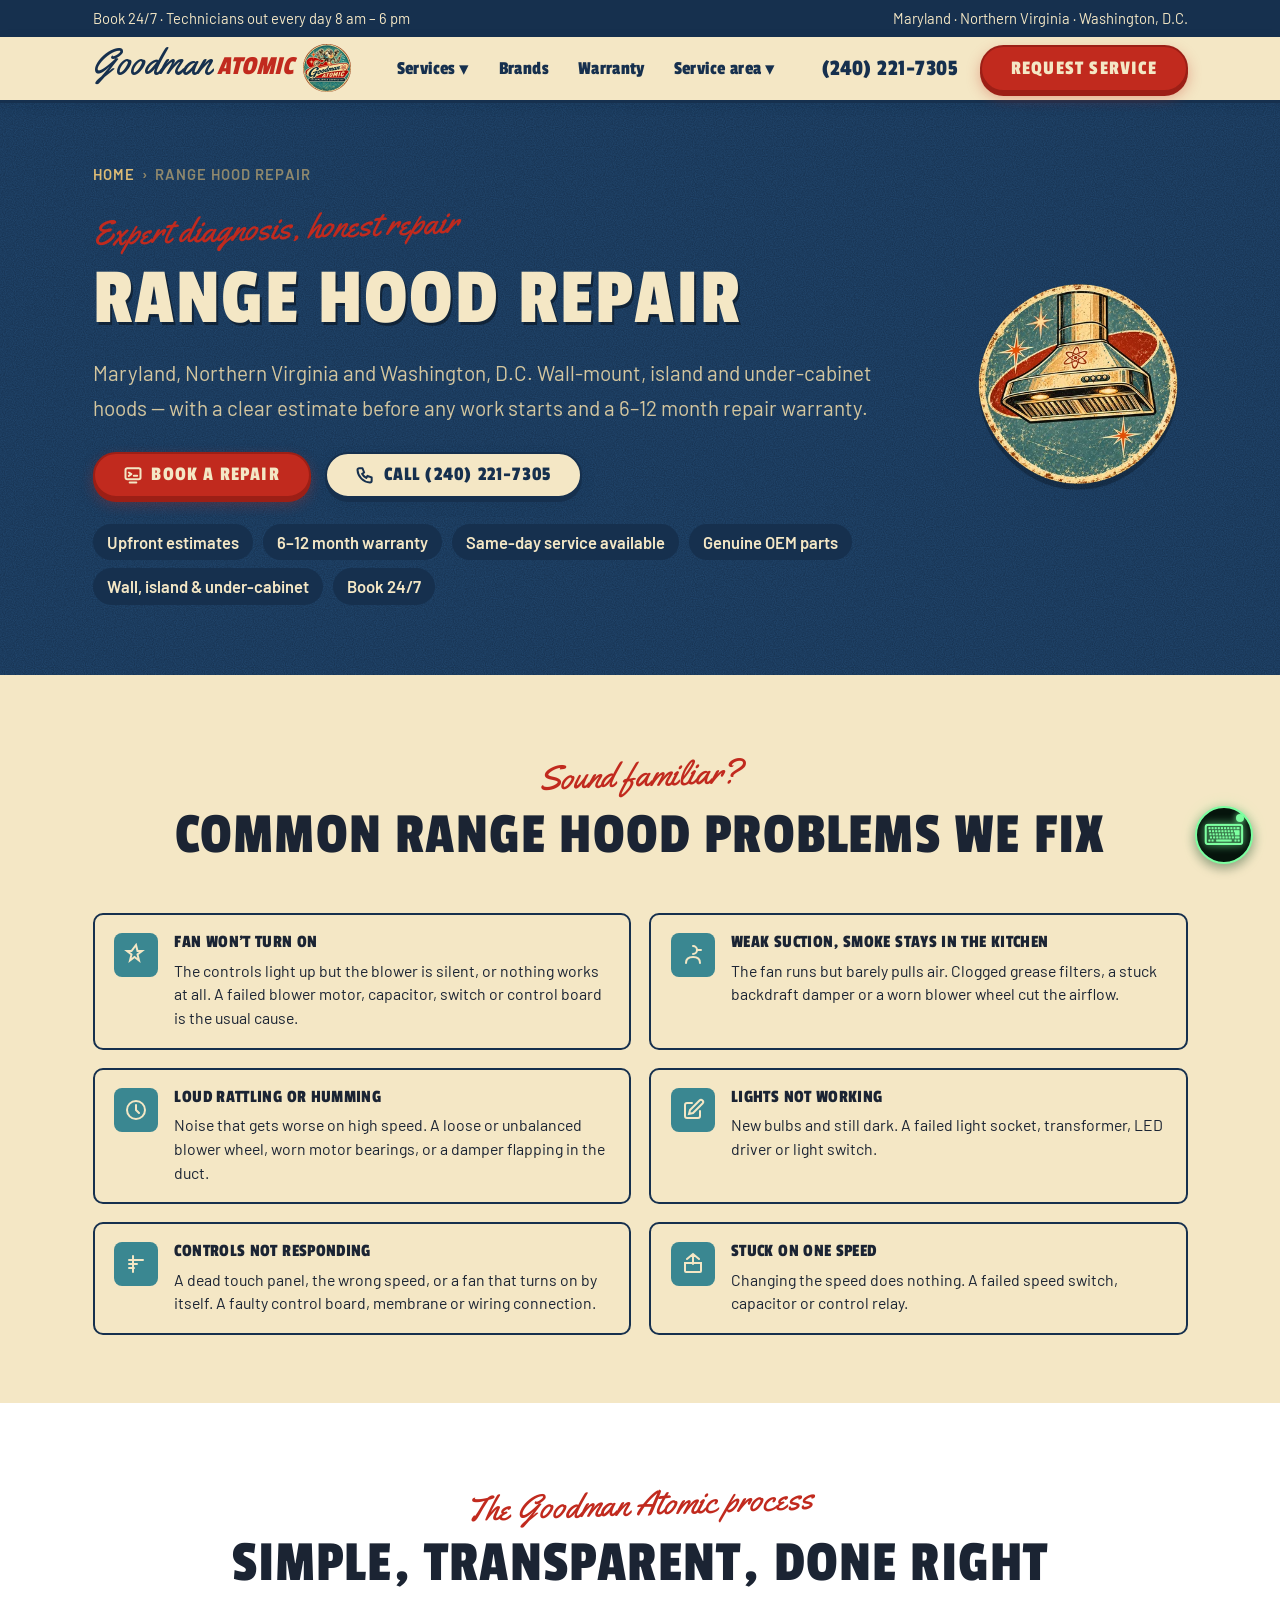
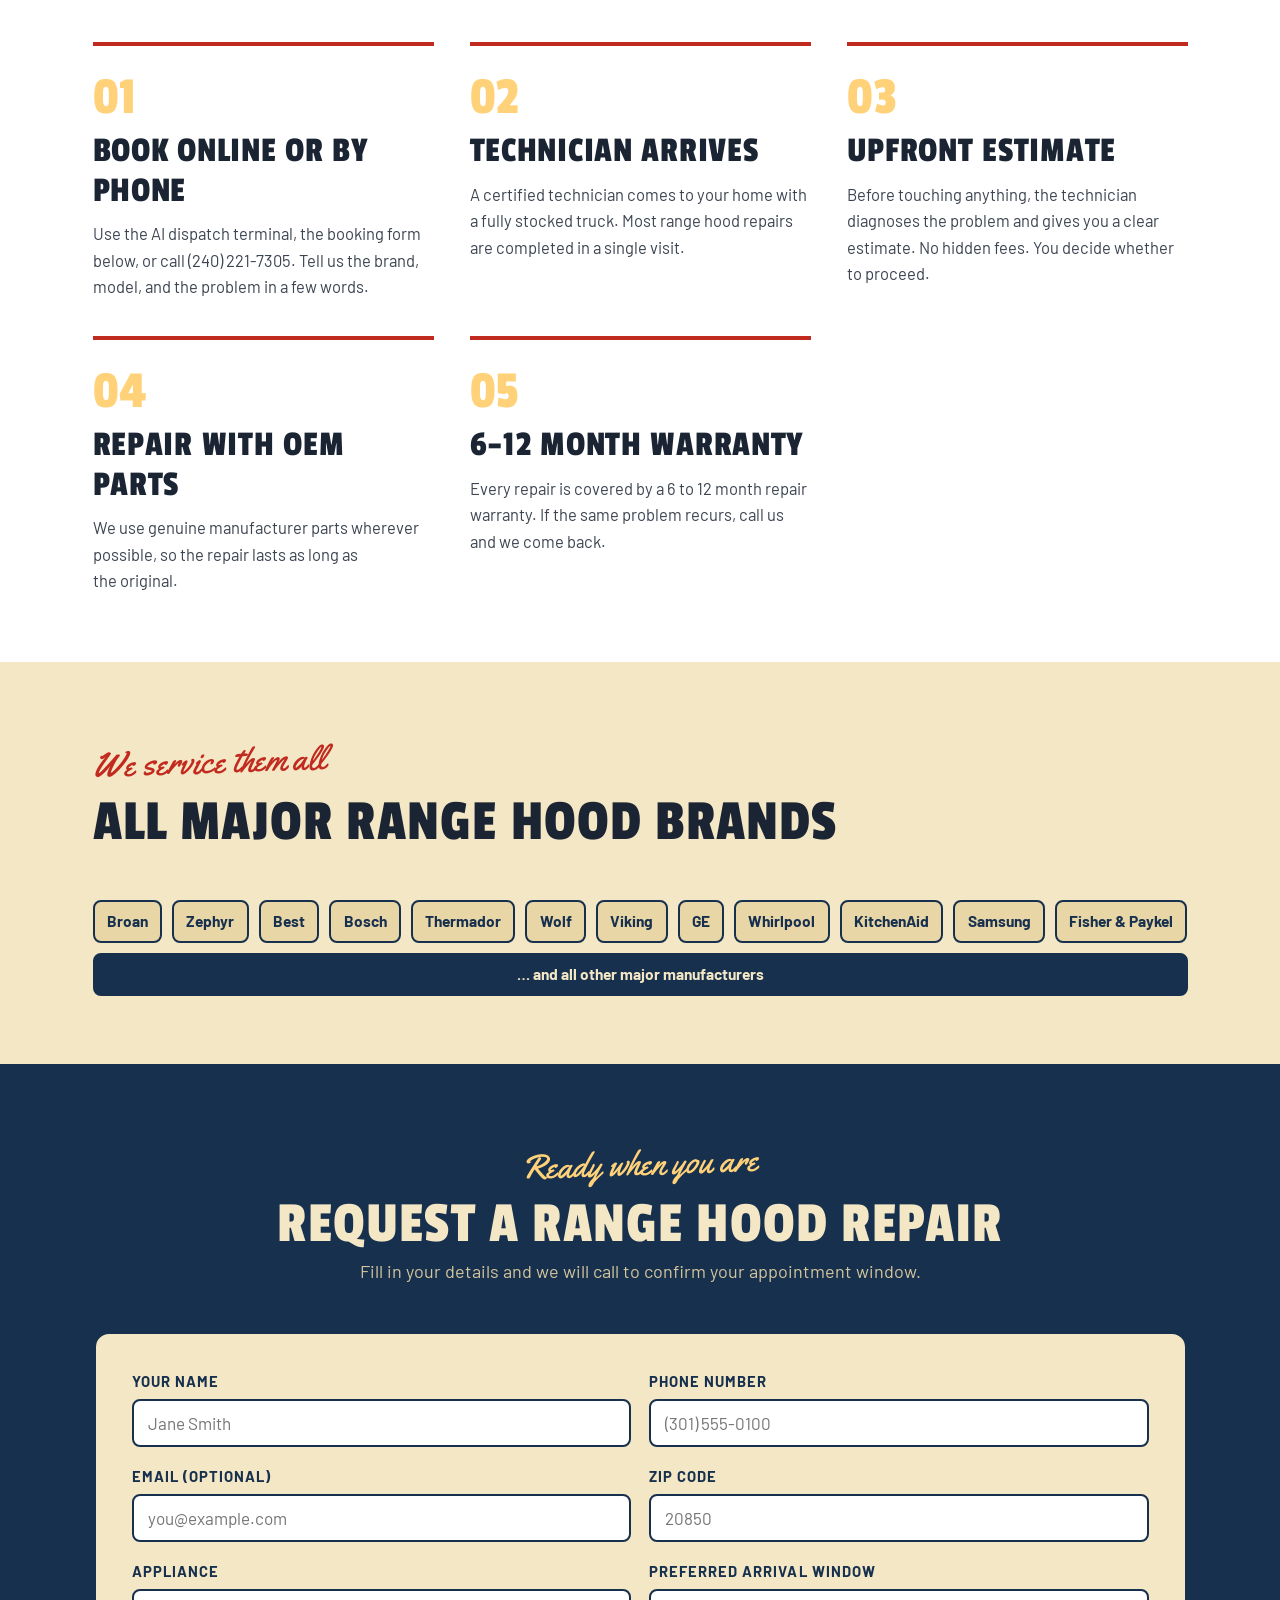
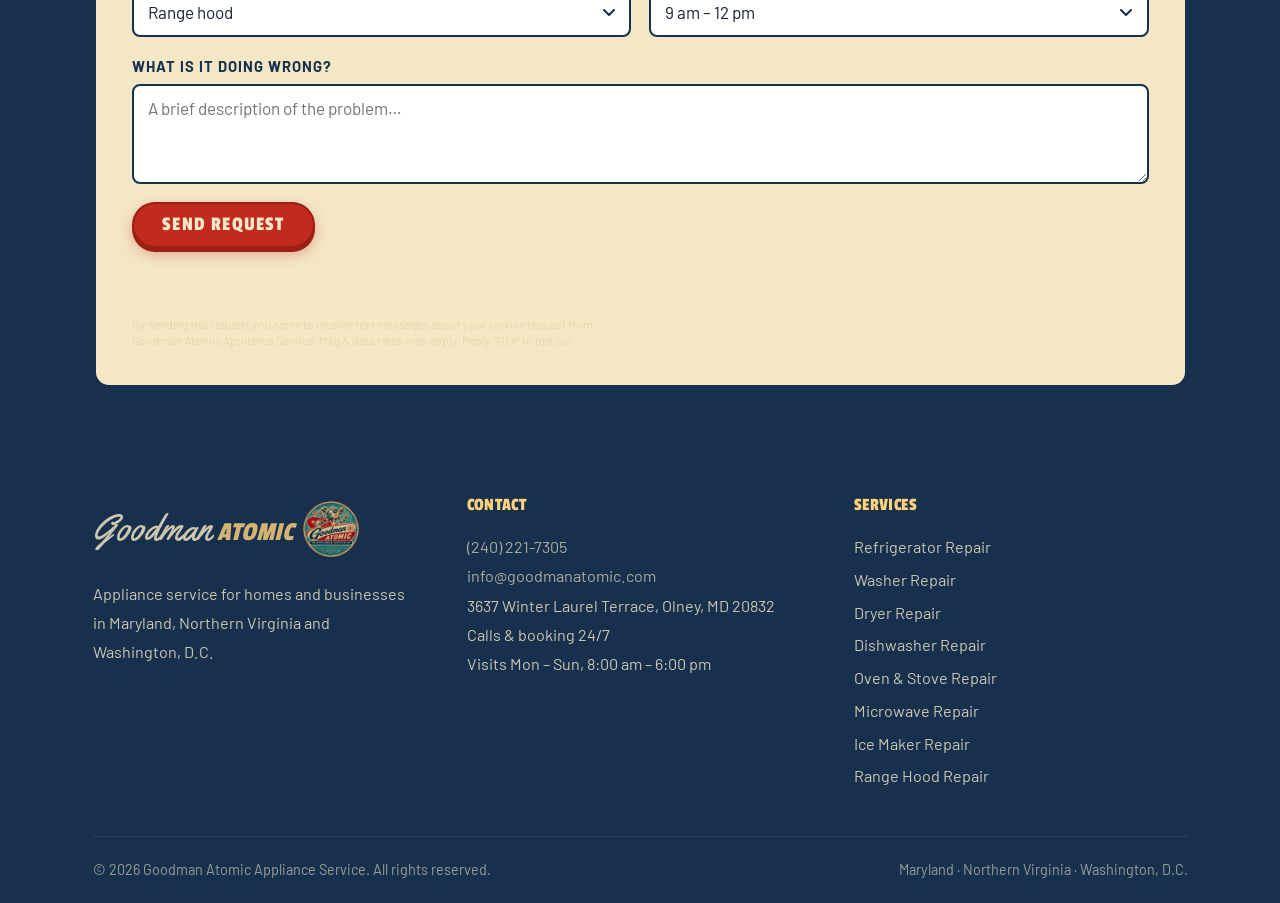
<file: services/range-hood-repair.html>
<!DOCTYPE html>
<html lang="en">
<head>
<meta charset="utf-8">
<meta name="viewport" content="width=device-width, initial-scale=1">
<meta name="theme-color" content="#f4e7c5">
<title>Range Hood Repair in Maryland, Northern Virginia &amp; D.C. | Goodman Atomic</title>
<meta name="description" content="Range hood and vent hood repair in Maryland, Northern Virginia and Washington D.C. Fan won't run, weak suction, loud noise, lights or controls out — we diagnose and fix it. Call (240) 221-7305.">
<link rel="canonical" href="https://goodmanatomic.com/services/range-hood-repair.html">
<meta property="og:type" content="website">
<meta property="og:site_name" content="Goodman Atomic Appliance Service">
<meta property="og:title" content="Range Hood Repair in Maryland, Northern Virginia &amp; D.C. | Goodman Atomic">
<meta property="og:description" content="Range hood and vent hood repair in Maryland, Northern Virginia and Washington D.C. Fan won't run, weak suction, loud noise, lights or controls out — we diagnose and fix it. Call (240) 221-7305.">
<meta property="og:url" content="https://goodmanatomic.com/services/range-hood-repair.html">
<meta property="og:image" content="https://goodmanatomic.com/assets/logo/logo-square.png">
<meta name="twitter:card" content="summary">
<link rel="icon" href="/favicon.ico" sizes="48x48">
<link rel="icon" type="image/png" sizes="96x96" href="/assets/logo/favicon-96.png">
<link rel="icon" type="image/png" sizes="192x192" href="/assets/logo/favicon-192.png">
<link rel="apple-touch-icon" href="../assets/logo/logo-round.png">
<link rel="preconnect" href="https://fonts.googleapis.com">
<link rel="preconnect" href="https://fonts.gstatic.com" crossorigin>
<link href="https://fonts.googleapis.com/css2?family=Barlow:wght@400;500;600;700&family=Passion+One:wght@400;700&family=VT323&family=Yellowtail&display=swap" rel="stylesheet">
<link rel="stylesheet" href="../assets/css/style.css?v=11181900">
<script type="application/ld+json">[{"@context":"https://schema.org","@type":["LocalBusiness","HomeAndConstructionBusiness"],"@id":"https://goodmanatomic.com/#business","name":"Goodman Atomic Appliance Service","url":"https://goodmanatomic.com/","logo":"https://goodmanatomic.com/assets/logo/logo-square.png","image":"https://goodmanatomic.com/assets/goodman-atomic-sign.webp","telephone":"+12402217305","email":"info@goodmanatomic.com","address":{"@type":"PostalAddress","streetAddress":"3637 Winter Laurel Terrace","addressLocality":"Olney","addressRegion":"MD","postalCode":"20832","addressCountry":"US"},"areaServed":[{"@type":"AdministrativeArea","name":"Montgomery County, MD"},{"@type":"AdministrativeArea","name":"Howard County, MD"},{"@type":"AdministrativeArea","name":"Frederick County, MD"},{"@type":"AdministrativeArea","name":"Washington, DC"},{"@type":"AdministrativeArea","name":"Arlington County, VA"},{"@type":"AdministrativeArea","name":"Fairfax County, VA"},{"@type":"AdministrativeArea","name":"Falls Church, VA"},{"@type":"AdministrativeArea","name":"Loudoun County, VA"}],"openingHoursSpecification":{"@type":"OpeningHoursSpecification","dayOfWeek":["Monday","Tuesday","Wednesday","Thursday","Friday","Saturday","Sunday"],"opens":"00:00","closes":"23:59"},"priceRange":"$$","paymentAccepted":"Cash, Check, Credit Card, Zelle, Venmo, PayPal","hasOfferCatalog":{"@type":"OfferCatalog","name":"Appliance repair services","itemListElement":[{"@type":"Offer","itemOffered":{"@type":"Service","name":"Refrigerator & Freezer Repair","url":"https://goodmanatomic.com/services/refrigerator-repair.html"}},{"@type":"Offer","itemOffered":{"@type":"Service","name":"Washer Repair","url":"https://goodmanatomic.com/services/washer-repair.html"}},{"@type":"Offer","itemOffered":{"@type":"Service","name":"Dryer Repair","url":"https://goodmanatomic.com/services/dryer-repair.html"}},{"@type":"Offer","itemOffered":{"@type":"Service","name":"Dishwasher Repair","url":"https://goodmanatomic.com/services/dishwasher-repair.html"}},{"@type":"Offer","itemOffered":{"@type":"Service","name":"Oven & Stove Repair","url":"https://goodmanatomic.com/services/oven-stove-repair.html"}},{"@type":"Offer","itemOffered":{"@type":"Service","name":"Microwave Repair","url":"https://goodmanatomic.com/services/microwave-repair.html"}},{"@type":"Offer","itemOffered":{"@type":"Service","name":"Ice Maker Repair","url":"https://goodmanatomic.com/services/ice-maker-repair.html"}},{"@type":"Offer","itemOffered":{"@type":"Service","name":"Range Hood Repair","url":"https://goodmanatomic.com/services/range-hood-repair.html"}}]}},{"@context":"https://schema.org","@type":"Service","name":"Range Hood Repair","serviceType":"Appliance repair","description":"Professional range hood repair. We diagnose and fix blower motors, weak suction, noise, lights, speed controls and touch panels on wall-mount, island and under-cabinet hoods.","url":"https://goodmanatomic.com/services/range-hood-repair.html","provider":{"@id":"https://goodmanatomic.com/#business"},"areaServed":[{"@type":"AdministrativeArea","name":"Montgomery County, MD"},{"@type":"AdministrativeArea","name":"Howard County, MD"},{"@type":"AdministrativeArea","name":"Frederick County, MD"},{"@type":"AdministrativeArea","name":"Washington, DC"},{"@type":"AdministrativeArea","name":"Arlington County, VA"},{"@type":"AdministrativeArea","name":"Fairfax County, VA"},{"@type":"AdministrativeArea","name":"Falls Church, VA"},{"@type":"AdministrativeArea","name":"Loudoun County, VA"}],"offers":{"@type":"Offer","priceCurrency":"USD","price":"70","description":"$70 diagnostic visit, credited toward the repair"}}]</script>
</head>
<body>
<a class="skip" href="#main">Skip to content</a>

<!-- Top strip -->
<div class="strip">
  <div class="wrap">
    <span>Book 24/7 · Technicians out every day 8 am – 6 pm</span>
    <span>Maryland · Northern Virginia · Washington, D.C.</span>
  </div>
</div>

<!-- Header -->
<header class="site" role="banner">
  <div class="wrap">
    <div class="head-inner">
      <a class="brand" href="../index.html" aria-label="Goodman Atomic Appliance Service — home">
        <span class="g">Goodman</span><span class="a">Atomic</span><img class="brand-logo" src="../assets/logo/logo-round-192.webp" alt="" width="48" height="48" aria-hidden="true">
      </a>
      <button id="menuBtn" class="menu-btn" aria-expanded="false" aria-controls="mainNav" aria-label="Open navigation menu">
        <span></span><span></span><span></span>
      </button>
      <nav class="main" id="mainNav" aria-label="Site navigation">
        <div class="has-drop">
          <button class="drop-toggle" aria-expanded="false" aria-haspopup="true">Services <span aria-hidden="true">▾</span></button>
          <div class="drop-menu" role="menu">
            <a href="refrigerator-repair.html" role="menuitem">Refrigerator &amp; Freezer</a>
            <a href="washer-repair.html" role="menuitem">Washer Repair</a>
            <a href="dryer-repair.html" role="menuitem">Dryer Repair</a>
            <a href="dishwasher-repair.html" role="menuitem">Dishwasher Repair</a>
            <a href="oven-stove-repair.html" role="menuitem">Oven &amp; Stove Repair</a>
            <a href="microwave-repair.html" role="menuitem">Microwave Repair</a>
            <a href="ice-maker-repair.html" role="menuitem">Ice Maker Repair</a>
            <a href="range-hood-repair.html" role="menuitem">Range Hood Repair</a>
          </div>
        </div>
        <a href="../index.html#brands">Brands</a>
        <a href="../index.html#warranty">Warranty</a>
        <div class="has-drop">
          <button class="drop-toggle" aria-expanded="false" aria-haspopup="true">Service area <span aria-hidden="true">▾</span></button>
          <div class="drop-menu" role="menu">
            <a href="../index.html#area" role="menuitem">Washington, D.C.</a>
            <a href="../index.html#area" role="menuitem">MD — Montgomery County</a>
            <a href="../index.html#area" role="menuitem">MD — Howard County</a>
            <a href="../index.html#area" role="menuitem">MD — Frederick County</a>
            <a href="../index.html#area" role="menuitem">VA — Arlington County</a>
            <a href="../index.html#area" role="menuitem">VA — Fairfax County (east)</a>
          </div>
        </div>
      </nav>
      <div class="head-cta">
        <a class="head-phone" href="tel:+12402217305">(240) 221-7305</a>
        <a class="btn btn-red" href="#reqForm">Request service</a>
      </div>
    </div>
  </div>
</header>

<main id="main">

<!-- ═══ INNER HERO ═══ -->
<section class="hero-inner" aria-label="Range Hood Repair">
  <div class="wrap">
    <div class="hero-inner-text" data-rise>
      <nav class="breadcrumb" aria-label="Breadcrumb">
        <a href="../index.html">Home</a>
        <span aria-hidden="true">›</span>
        <span aria-current="page">Range Hood Repair</span>
      </nav>
      <span class="script">Expert diagnosis, honest repair</span>
      <h1>Range Hood Repair</h1>
      <p class="lead">Maryland, Northern Virginia and Washington, D.C. Wall-mount, island and under-cabinet hoods — with a clear estimate before any work starts and a 6–12 month repair warranty.</p>
      <div class="hero-btns">
        <button class="btn btn-red" type="button" data-open-chat aria-haspopup="dialog">
          <svg width="20" height="20" viewBox="0 0 24 24" fill="none" stroke="currentColor" stroke-width="2.4" stroke-linecap="round" stroke-linejoin="round" aria-hidden="true"><rect x="3" y="4" width="18" height="13" rx="2"/><path d="M8 21h8M7 9l3 2-3 2M13 13h4"/></svg>
          Book a repair
        </button>
        <a class="btn btn-cream" href="tel:+12402217305">
          <svg width="20" height="20" viewBox="0 0 24 24" fill="none" stroke="currentColor" stroke-width="2.4" stroke-linecap="round" stroke-linejoin="round" aria-hidden="true"><path d="M5 4h4l2 5-2.5 1.5a11 11 0 0 0 5 5L15 13l5 2v4a2 2 0 0 1-2 2A16 16 0 0 1 3 6a2 2 0 0 1 2-2z"/></svg>
          Call (240) 221-7305
        </a>
      </div>
      <ul class="chips">
        <li class="chip">Upfront estimates</li>
        <li class="chip">6–12 month warranty</li>
        <li class="chip">Same-day service available</li>
        <li class="chip">Genuine OEM parts</li>
        <li class="chip">Wall, island &amp; under-cabinet</li>
        <li class="chip">Book 24/7</li>
      </ul>
    </div>
    <div class="inner-icon inner-icon-img" aria-hidden="true"><img src="../assets/icons/range-hood.webp" alt="" width="200" height="200"></div>
  </div>
</section>


<!-- ═══ SYMPTOMS ═══ -->
<section class="band-cream" id="symptoms">
  <div class="wrap">
    <div class="sec-head" data-rise>
      <span class="script">Sound familiar?</span>
      <h2>Common range hood problems we fix</h2>
    </div>
    <div class="sym-grid" data-rise data-rise-delay="100">
      <div class="sym-card">
        <div class="sym-ico" aria-hidden="true">
          <svg viewBox="0 0 24 24" fill="none" stroke="currentColor" stroke-width="2" stroke-linecap="round"><path d="M12 2l1.5 6H18l-4.5 3.5 1.5 6-4.5-3.5L6 17.5l1.5-6L3 8h4.5z"/></svg>
        </div>
        <div>
          <h3>Fan won't turn on</h3>
          <p>The controls light up but the blower is silent, or nothing works at all. A failed blower motor, capacitor, switch or control board is the usual cause.</p>
        </div>
      </div>
      <div class="sym-card">
        <div class="sym-ico" aria-hidden="true">
          <svg viewBox="0 0 24 24" fill="none" stroke="currentColor" stroke-width="2" stroke-linecap="round"><path d="M5 20c0-4 2-6 7-6s7 2 7 6M12 3a4 4 0 0 1 0 8M20 7h-4"/></svg>
        </div>
        <div>
          <h3>Weak suction, smoke stays in the kitchen</h3>
          <p>The fan runs but barely pulls air. Clogged grease filters, a stuck backdraft damper or a worn blower wheel cut the airflow.</p>
        </div>
      </div>
      <div class="sym-card">
        <div class="sym-ico" aria-hidden="true">
          <svg viewBox="0 0 24 24" fill="none" stroke="currentColor" stroke-width="2" stroke-linecap="round"><circle cx="12" cy="12" r="9"/><path d="M12 7v5l3 3"/></svg>
        </div>
        <div>
          <h3>Loud rattling or humming</h3>
          <p>Noise that gets worse on high speed. A loose or unbalanced blower wheel, worn motor bearings, or a damper flapping in the duct.</p>
        </div>
      </div>
      <div class="sym-card">
        <div class="sym-ico" aria-hidden="true">
          <svg viewBox="0 0 24 24" fill="none" stroke="currentColor" stroke-width="2" stroke-linecap="round"><path d="M11 5H6a2 2 0 0 0-2 2v11a2 2 0 0 0 2 2h11a2 2 0 0 0 2-2v-5M18.5 2.5a2.121 2.121 0 0 1 3 3L12 15l-4 1 1-4z"/></svg>
        </div>
        <div>
          <h3>Lights not working</h3>
          <p>New bulbs and still dark. A failed light socket, transformer, LED driver or light switch.</p>
        </div>
      </div>
      <div class="sym-card">
        <div class="sym-ico" aria-hidden="true">
          <svg viewBox="0 0 24 24" fill="none" stroke="currentColor" stroke-width="2" stroke-linecap="round"><path d="M5 8h14M5 12h8M5 16h5M9 4v16"/></svg>
        </div>
        <div>
          <h3>Controls not responding</h3>
          <p>A dead touch panel, the wrong speed, or a fan that turns on by itself. A faulty control board, membrane or wiring connection.</p>
        </div>
      </div>
      <div class="sym-card">
        <div class="sym-ico" aria-hidden="true">
          <svg viewBox="0 0 24 24" fill="none" stroke="currentColor" stroke-width="2" stroke-linecap="round"><path d="M12 2v10M6 7l6-5 6 5M5 20h14a1 1 0 0 0 1-1V11H4v8a1 1 0 0 0 1 1z"/></svg>
        </div>
        <div>
          <h3>Stuck on one speed</h3>
          <p>Changing the speed does nothing. A failed speed switch, capacitor or control relay.</p>
        </div>
      </div>
    </div>
  </div>
</section>


<!-- ═══ HOW WE WORK ═══ -->
<section class="band-white" id="how">
  <div class="wrap">
    <div class="sec-head" data-rise>
      <span class="script">The Goodman Atomic process</span>
      <h2>Simple, transparent, done right</h2>
    </div>
    <div class="steps" data-rise data-rise-delay="80">
      <div class="step">
        <h3>Book online or by phone</h3>
        <p>Use the AI dispatch terminal, the booking form below, or call <a href="tel:+12402217305">(240) 221-7305</a>. Tell us the brand, model, and the problem in a few words.</p>
      </div>
      <div class="step">
        <h3>Technician arrives</h3>
        <p>A certified technician comes to your home with a fully stocked truck. Most range hood repairs are completed in a single visit.</p>
      </div>
      <div class="step">
        <h3>Upfront estimate</h3>
        <p>Before touching anything, the technician diagnoses the problem and gives you a clear estimate. No hidden fees. You decide whether to proceed.</p>
      </div>
      <div class="step">
        <h3>Repair with OEM parts</h3>
        <p>We use genuine manufacturer parts wherever possible, so the repair lasts as long as the original.</p>
      </div>
      <div class="step">
        <h3>6–12 month warranty</h3>
        <p>Every repair is covered by a 6 to 12 month repair warranty. If the same problem recurs, call us and we come back.</p>
      </div>
    </div>
  </div>
</section>


<!-- ═══ BRANDS ═══ -->
<section class="band-cream" id="brands">
  <div class="wrap">
    <div class="sec-head" data-rise>
      <span class="script">We service them all</span>
      <h2>All major range hood brands</h2>
    </div>
    <ul class="brands" data-rise data-rise-delay="80" aria-label="Brands we service">
      <li>Broan</li>
      <li>Zephyr</li>
      <li>Best</li>
      <li>Bosch</li>
      <li>Thermador</li>
      <li>Wolf</li>
      <li>Viking</li>
      <li>GE</li>
      <li>Whirlpool</li>
      <li>KitchenAid</li>
      <li>Samsung</li>
      <li>Fisher &amp; Paykel</li>
      <li class="brands-more">… and all other major manufacturers</li>
    </ul>
  </div>
</section>


<!-- ═══ BOOKING FORM ═══ -->
<section class="band-navy" id="book" aria-label="Request a range hood repair">
  <div class="wrap">
    <div class="sec-head" data-rise>
      <span class="script">Ready when you are</span>
      <h2>Request a range hood repair</h2>
      <p>Fill in your details and we will call to confirm your appointment window.</p>
    </div>
    <form class="req" id="reqForm" novalidate data-rise data-rise-delay="100">
      <div class="field-group">
        <label for="f-name">Your name</label>
        <input id="f-name" name="name" type="text" autocomplete="name" placeholder="Jane Smith" required>
      </div>
      <div class="field-group">
        <label for="f-phone">Phone number</label>
        <input id="f-phone" name="phone" type="tel" autocomplete="tel" placeholder="(301) 555-0100" required>
      </div>
      <div class="field-group">
        <label for="f-email">Email (optional)</label>
        <input id="f-email" name="email" type="email" autocomplete="email" placeholder="you@example.com">
      </div>
      <div class="field-group">
        <label for="f-zip">ZIP code</label>
        <input id="f-zip" name="zip" type="text" inputmode="numeric" autocomplete="postal-code" maxlength="5" placeholder="20850" required>
      </div>
      <div class="field-group">
        <label for="f-app">Appliance</label>
        <select id="f-app" name="appliance">
          <option>Refrigerator</option>
          <option>Freezer</option>
          <option>Washer</option>
          <option>Dryer</option>
          <option>Dishwasher</option>
          <option>Oven or stove</option>
          <option>Microwave</option>
          <option>Ice maker</option>
          <option selected>Range hood</option>
          <option>Other</option>
        </select>
      </div>
      <div class="field-group">
        <label for="f-slot">Preferred arrival window</label>
        <select id="f-slot" name="slot">
          <option>9 am – 12 pm</option>
          <option>10 am – 1 pm</option>
          <option>11 am – 2 pm</option>
          <option>12 pm – 3 pm</option>
          <option>1 pm – 4 pm</option>
          <option>2 pm – 5 pm</option>
          <option>3 pm – 6 pm</option>
        </select>
      </div>
      <div class="field-group full">
        <label for="f-prob">What is it doing wrong?</label>
        <textarea id="f-prob" name="problem" placeholder="A brief description of the problem…"></textarea>
      </div>
      <div class="full">
        <button class="btn btn-red" type="submit">Send request</button>
      </div>
      <p id="formNote" aria-live="polite"></p>
      <p class="full form-consent">By sending this request you agree to receive text messages about your service request from Goodman Atomic Appliance Service. Msg &amp; data rates may apply. Reply STOP to opt out.</p>
    </form>
  </div>
</section>

</main><!-- /main -->


<!-- ═══ FOOTER ═══ -->
<footer class="site" role="contentinfo">
  <div class="wrap">
    <div class="foot-grid">
      <div class="foot-col">
        <a class="brand brand-foot" href="../index.html" aria-label="Goodman Atomic — home">
          <span class="g">Goodman</span><span class="a">Atomic</span><img class="brand-logo brand-logo-foot" src="../assets/logo/logo-round-512.webp" alt="" width="56" height="56" aria-hidden="true">
        </a>
        <p>Appliance service for homes and businesses in Maryland, Northern Virginia and Washington, D.C.</p>
      </div>
      <div class="foot-col">
        <h4>Contact</h4>
        <ul>
          <li><a href="tel:+12402217305">(240) 221-7305</a></li>
          <li><a href="mailto:info@goodmanatomic.com">info@goodmanatomic.com</a></li>
          <li>3637 Winter Laurel Terrace, Olney, MD 20832</li>
          <li>Calls &amp; booking 24/7</li>
          <li>Visits Mon – Sun, 8:00 am – 6:00 pm</li>
        </ul>
      </div>
      <div class="foot-col">
        <h4>Services</h4>
        <nav class="foot-nav" aria-label="Service pages">
          <a href="refrigerator-repair.html">Refrigerator Repair</a>
          <a href="washer-repair.html">Washer Repair</a>
          <a href="dryer-repair.html">Dryer Repair</a>
          <a href="dishwasher-repair.html">Dishwasher Repair</a>
          <a href="oven-stove-repair.html">Oven &amp; Stove Repair</a>
          <a href="microwave-repair.html">Microwave Repair</a>
          <a href="ice-maker-repair.html">Ice Maker Repair</a>
          <a href="range-hood-repair.html">Range Hood Repair</a>
        </nav>
      </div>
    </div>
    <div class="copy">
      <span>© 2026 Goodman Atomic Appliance Service. All rights reserved.</span>
      <span>Maryland · Northern Virginia · Washington, D.C.</span>
    </div>
  </div>
</footer>


<!-- Mobile sticky bar -->
<div class="bar" aria-label="Quick actions">
  <a class="btn btn-cream" href="tel:+12402217305">
    <svg width="18" height="18" viewBox="0 0 24 24" fill="none" stroke="currentColor" stroke-width="2.4" stroke-linecap="round" stroke-linejoin="round" aria-hidden="true"><path d="M5 4h4l2 5-2.5 1.5a11 11 0 0 0 5 5L15 13l5 2v4a2 2 0 0 1-2 2A16 16 0 0 1 3 6a2 2 0 0 1 2-2z"/></svg>
    Call
  </a>
  <button class="btn btn-red" type="button" data-open-chat aria-haspopup="dialog">
    <svg width="18" height="18" viewBox="0 0 24 24" fill="none" stroke="currentColor" stroke-width="2.4" stroke-linecap="round" stroke-linejoin="round" aria-hidden="true"><rect x="3" y="4" width="18" height="13" rx="2"/><path d="M8 21h8M7 9l3 2-3 2M13 13h4"/></svg>
    Chat
  </button>
  <a class="btn btn-gold bar-request" href="#reqForm">
    <svg width="18" height="18" viewBox="0 0 24 24" fill="none" stroke="currentColor" stroke-width="2.4" stroke-linecap="round" stroke-linejoin="round" aria-hidden="true"><path d="M9 4h6v3H9z"/><path d="M8 5H6a2 2 0 0 0-2 2v12a2 2 0 0 0 2 2h12a2 2 0 0 0 2-2V7a2 2 0 0 0-2-2h-2M8 12h8M8 16h5"/></svg>
    Request
  </a>
</div>

<!-- Desktop FAB -->
<button class="fab" id="fab" aria-label="Book a repair — open chat terminal" data-open-chat>⌨</button>

<!-- Chat terminal overlay -->
<div id="chat" class="chat" role="dialog" aria-modal="true" aria-labelledby="chatTitle" aria-hidden="true">
  <div class="chat-head">
    <span class="chat-title" id="chatTitle">◈ GOODMAN ATOMIC DISPATCH</span>
    <button class="chat-close" id="chatClose" aria-label="Close terminal" type="button">✕</button>
  </div>
  <div class="chat-log" id="chatLog" aria-live="polite" aria-atomic="false"></div>
  <div class="chat-input-row">
    <label for="chatInput" class="sr-only">Your answer</label>
    <input class="chat-input" id="chatInput" type="text" placeholder="▸ Type here" autocomplete="off">
    <button class="chat-send" id="chatSend" type="button" aria-label="Send">SEND</button>
  </div>
</div>

<script src="../assets/js/main.js?v=11231030"></script>
</body>
</html>
</file>
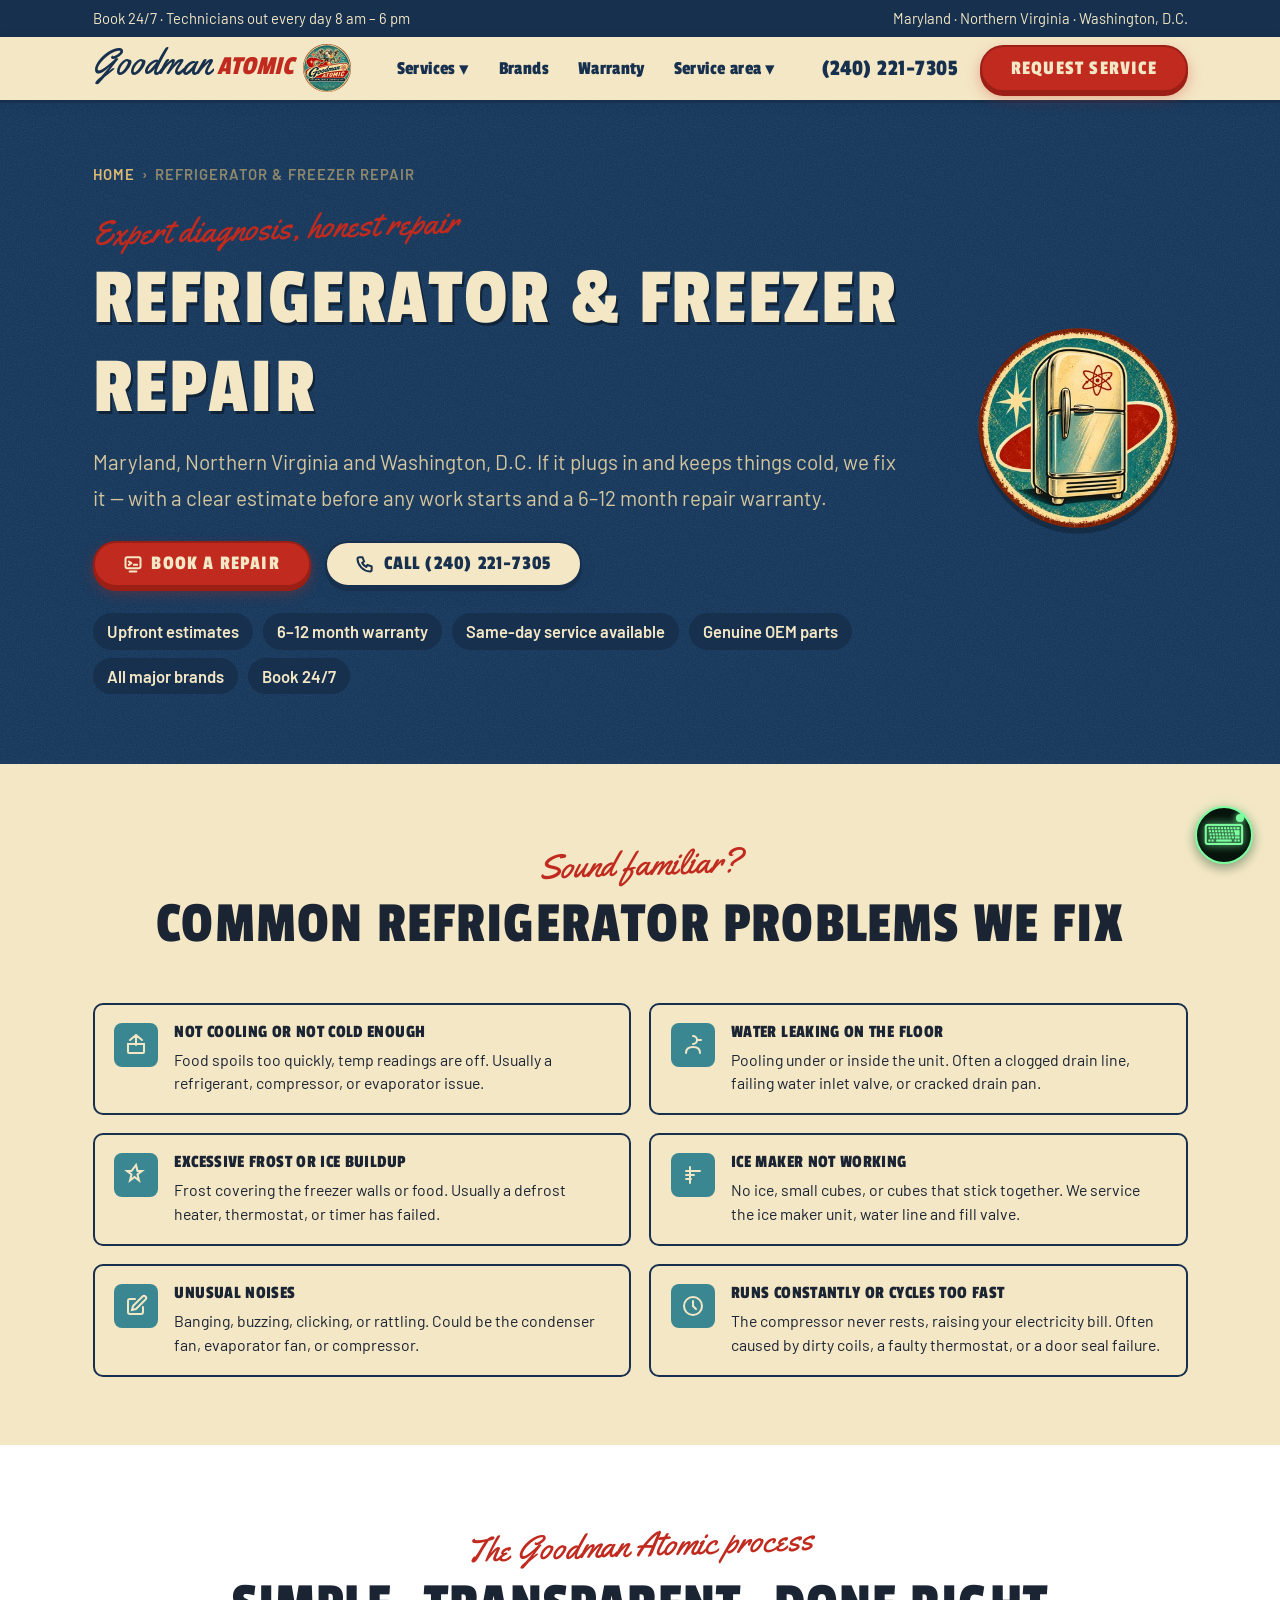
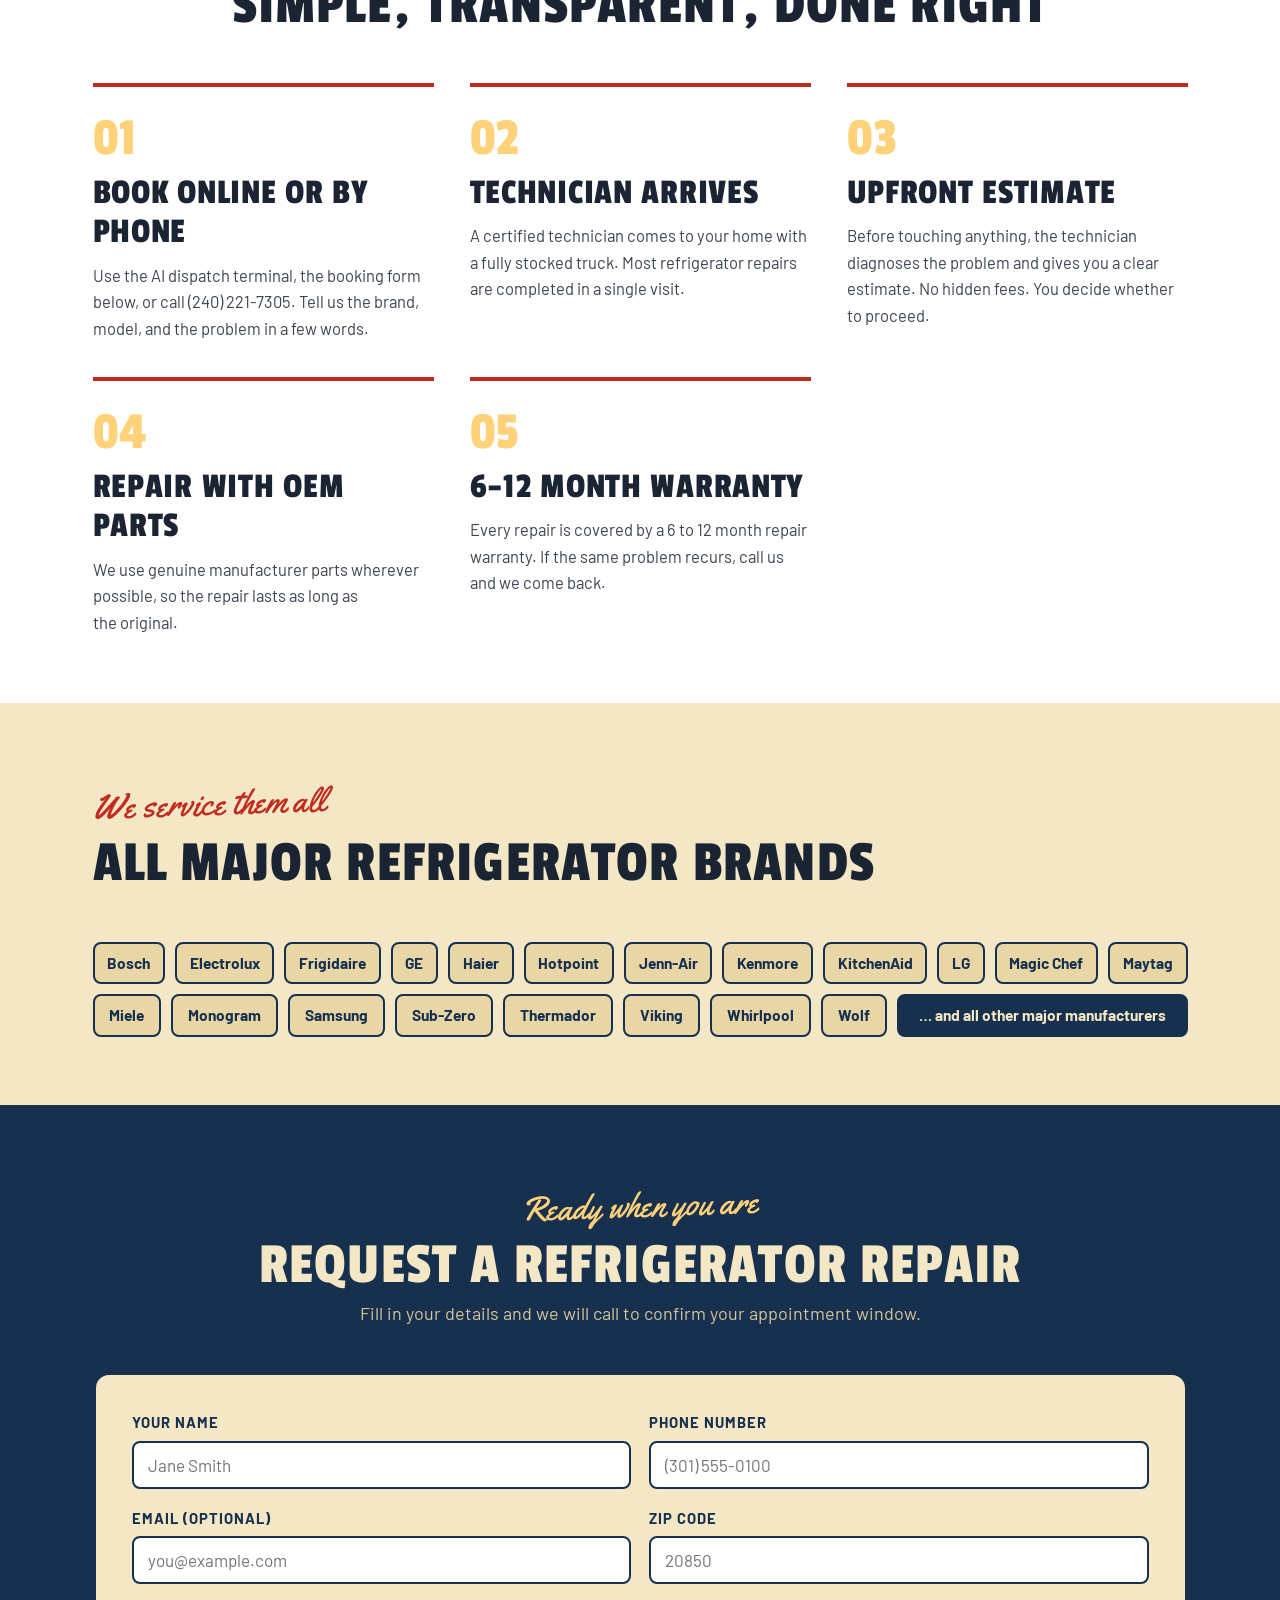
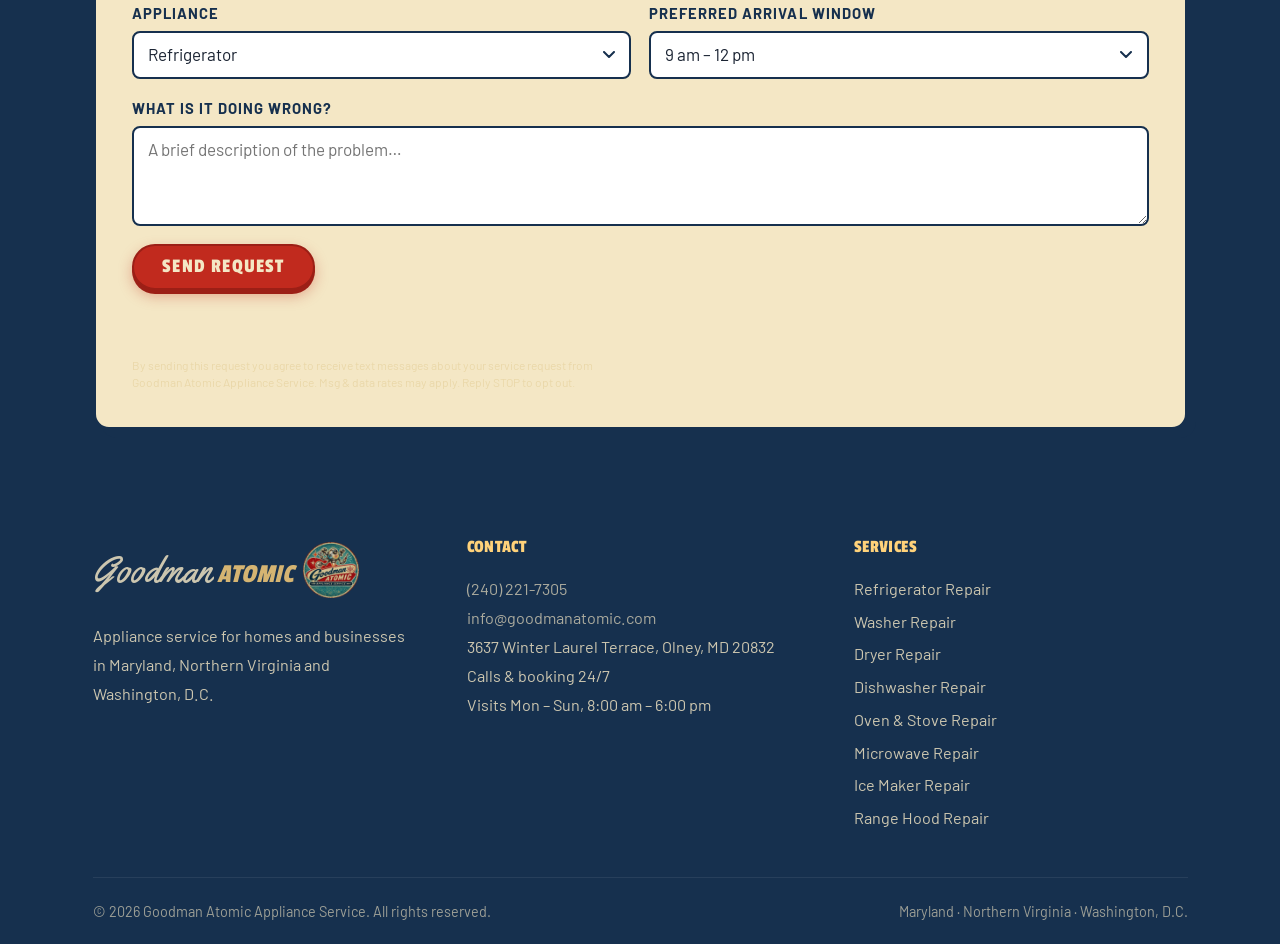
<file: services/refrigerator-repair.html>
<!DOCTYPE html>
<html lang="en">
<head>
<meta charset="utf-8">
<meta name="viewport" content="width=device-width, initial-scale=1">
<meta name="theme-color" content="#f4e7c5">
<title>Refrigerator &amp; Freezer Repair in Maryland, Northern Virginia &amp; D.C. | Goodman Atomic</title>
<meta name="description" content="Expert refrigerator and freezer repair in Maryland, Northern Virginia and Washington D.C. Not cooling, leaking, noisy or iced over — we diagnose and fix it same day. Call (240) 221-7305.">
<link rel="canonical" href="https://goodmanatomic.com/services/refrigerator-repair.html">
<meta property="og:type" content="website">
<meta property="og:site_name" content="Goodman Atomic Appliance Service">
<meta property="og:title" content="Refrigerator &amp; Freezer Repair in Maryland, Northern Virginia &amp; D.C. | Goodman Atomic">
<meta property="og:description" content="Expert refrigerator and freezer repair in Maryland, Northern Virginia and Washington D.C. Not cooling, leaking, noisy or iced over — we diagnose and fix it same day. Call (240) 221-7305.">
<meta property="og:url" content="https://goodmanatomic.com/services/refrigerator-repair.html">
<meta property="og:image" content="https://goodmanatomic.com/assets/logo/logo-square.png">
<meta name="twitter:card" content="summary">
<link rel="icon" href="/favicon.ico" sizes="48x48">
<link rel="icon" type="image/png" sizes="96x96" href="/assets/logo/favicon-96.png">
<link rel="icon" type="image/png" sizes="192x192" href="/assets/logo/favicon-192.png">
<link rel="apple-touch-icon" href="../assets/logo/logo-round.png">
<link rel="preconnect" href="https://fonts.googleapis.com">
<link rel="preconnect" href="https://fonts.gstatic.com" crossorigin>
<link href="https://fonts.googleapis.com/css2?family=Barlow:wght@400;500;600;700&family=Passion+One:wght@400;700&family=VT323&family=Yellowtail&display=swap" rel="stylesheet">
<link rel="stylesheet" href="../assets/css/style.css?v=11181900">
<script type="application/ld+json">[{"@context":"https://schema.org","@type":["LocalBusiness","HomeAndConstructionBusiness"],"@id":"https://goodmanatomic.com/#business","name":"Goodman Atomic Appliance Service","url":"https://goodmanatomic.com/","logo":"https://goodmanatomic.com/assets/logo/logo-square.png","image":"https://goodmanatomic.com/assets/goodman-atomic-sign.webp","telephone":"+12402217305","email":"info@goodmanatomic.com","address":{"@type":"PostalAddress","streetAddress":"3637 Winter Laurel Terrace","addressLocality":"Olney","addressRegion":"MD","postalCode":"20832","addressCountry":"US"},"areaServed":[{"@type":"AdministrativeArea","name":"Montgomery County, MD"},{"@type":"AdministrativeArea","name":"Howard County, MD"},{"@type":"AdministrativeArea","name":"Frederick County, MD"},{"@type":"AdministrativeArea","name":"Washington, DC"},{"@type":"AdministrativeArea","name":"Arlington County, VA"},{"@type":"AdministrativeArea","name":"Fairfax County, VA"},{"@type":"AdministrativeArea","name":"Falls Church, VA"},{"@type":"AdministrativeArea","name":"Loudoun County, VA"}],"openingHoursSpecification":{"@type":"OpeningHoursSpecification","dayOfWeek":["Monday","Tuesday","Wednesday","Thursday","Friday","Saturday","Sunday"],"opens":"00:00","closes":"23:59"},"priceRange":"$$","paymentAccepted":"Cash, Check, Credit Card, Zelle, Venmo, PayPal","hasOfferCatalog":{"@type":"OfferCatalog","name":"Appliance repair services","itemListElement":[{"@type":"Offer","itemOffered":{"@type":"Service","name":"Refrigerator & Freezer Repair","url":"https://goodmanatomic.com/services/refrigerator-repair.html"}},{"@type":"Offer","itemOffered":{"@type":"Service","name":"Washer Repair","url":"https://goodmanatomic.com/services/washer-repair.html"}},{"@type":"Offer","itemOffered":{"@type":"Service","name":"Dryer Repair","url":"https://goodmanatomic.com/services/dryer-repair.html"}},{"@type":"Offer","itemOffered":{"@type":"Service","name":"Dishwasher Repair","url":"https://goodmanatomic.com/services/dishwasher-repair.html"}},{"@type":"Offer","itemOffered":{"@type":"Service","name":"Oven & Stove Repair","url":"https://goodmanatomic.com/services/oven-stove-repair.html"}},{"@type":"Offer","itemOffered":{"@type":"Service","name":"Microwave Repair","url":"https://goodmanatomic.com/services/microwave-repair.html"}},{"@type":"Offer","itemOffered":{"@type":"Service","name":"Ice Maker Repair","url":"https://goodmanatomic.com/services/ice-maker-repair.html"}},{"@type":"Offer","itemOffered":{"@type":"Service","name":"Range Hood Repair","url":"https://goodmanatomic.com/services/range-hood-repair.html"}}]}},{"@context":"https://schema.org","@type":"Service","name":"Refrigerator & Freezer Repair","serviceType":"Appliance repair","description":"Professional refrigerator and freezer repair service. We diagnose and fix cooling problems, leaks, ice maker failures, noisy compressors, and all other refrigerator issues.","url":"https://goodmanatomic.com/services/refrigerator-repair.html","provider":{"@id":"https://goodmanatomic.com/#business"},"areaServed":[{"@type":"AdministrativeArea","name":"Montgomery County, MD"},{"@type":"AdministrativeArea","name":"Howard County, MD"},{"@type":"AdministrativeArea","name":"Frederick County, MD"},{"@type":"AdministrativeArea","name":"Washington, DC"},{"@type":"AdministrativeArea","name":"Arlington County, VA"},{"@type":"AdministrativeArea","name":"Fairfax County, VA"},{"@type":"AdministrativeArea","name":"Falls Church, VA"},{"@type":"AdministrativeArea","name":"Loudoun County, VA"}],"offers":{"@type":"Offer","priceCurrency":"USD","price":"70","description":"$70 diagnostic visit, credited toward the repair"}}]</script>
</head>
<body>
<a class="skip" href="#main">Skip to content</a>

<!-- Top strip -->
<div class="strip">
  <div class="wrap">
    <span>Book 24/7 · Technicians out every day 8 am – 6 pm</span>
    <span>Maryland · Northern Virginia · Washington, D.C.</span>
  </div>
</div>

<!-- Header -->
<header class="site" role="banner">
  <div class="wrap">
    <div class="head-inner">
      <a class="brand" href="../index.html" aria-label="Goodman Atomic Appliance Service — home">
        <span class="g">Goodman</span><span class="a">Atomic</span><img class="brand-logo" src="../assets/logo/logo-round-192.webp" alt="" width="48" height="48" aria-hidden="true">
      </a>
      <button id="menuBtn" class="menu-btn" aria-expanded="false" aria-controls="mainNav" aria-label="Open navigation menu">
        <span></span><span></span><span></span>
      </button>
      <nav class="main" id="mainNav" aria-label="Site navigation">
        <div class="has-drop">
          <button class="drop-toggle" aria-expanded="false" aria-haspopup="true">Services <span aria-hidden="true">▾</span></button>
          <div class="drop-menu" role="menu">
            <a href="refrigerator-repair.html" role="menuitem">Refrigerator &amp; Freezer</a>
            <a href="washer-repair.html" role="menuitem">Washer Repair</a>
            <a href="dryer-repair.html" role="menuitem">Dryer Repair</a>
            <a href="dishwasher-repair.html" role="menuitem">Dishwasher Repair</a>
            <a href="oven-stove-repair.html" role="menuitem">Oven &amp; Stove Repair</a>
            <a href="microwave-repair.html" role="menuitem">Microwave Repair</a>
            <a href="ice-maker-repair.html" role="menuitem">Ice Maker Repair</a>
            <a href="range-hood-repair.html" role="menuitem">Range Hood Repair</a>
          </div>
        </div>
        <a href="../index.html#brands">Brands</a>
        <a href="../index.html#warranty">Warranty</a>
        <div class="has-drop">
          <button class="drop-toggle" aria-expanded="false" aria-haspopup="true">Service area <span aria-hidden="true">▾</span></button>
          <div class="drop-menu" role="menu">
            <a href="../index.html#area" role="menuitem">Washington, D.C.</a>
            <a href="../index.html#area" role="menuitem">MD — Montgomery County</a>
            <a href="../index.html#area" role="menuitem">MD — Howard County</a>
            <a href="../index.html#area" role="menuitem">MD — Frederick County</a>
            <a href="../index.html#area" role="menuitem">VA — Arlington County</a>
            <a href="../index.html#area" role="menuitem">VA — Fairfax County (east)</a>
          </div>
        </div>
      </nav>
      <div class="head-cta">
        <a class="head-phone" href="tel:+12402217305">(240) 221-7305</a>
        <a class="btn btn-red" href="#reqForm">Request service</a>
      </div>
    </div>
  </div>
</header>

<main id="main">

<!-- ═══ INNER HERO ═══ -->
<section class="hero-inner" aria-label="Refrigerator &amp; Freezer Repair">
  <div class="wrap">
    <div class="hero-inner-text" data-rise>
      <nav class="breadcrumb" aria-label="Breadcrumb">
        <a href="../index.html">Home</a>
        <span aria-hidden="true">›</span>
        <span aria-current="page">Refrigerator &amp; Freezer Repair</span>
      </nav>
      <span class="script">Expert diagnosis, honest repair</span>
      <h1>Refrigerator &amp; Freezer Repair</h1>
      <p class="lead">Maryland, Northern Virginia and Washington, D.C. If it plugs in and keeps things cold, we fix it — with a clear estimate before any work starts and a 6–12 month repair warranty.</p>
      <div class="hero-btns">
        <button class="btn btn-red" type="button" data-open-chat aria-haspopup="dialog">
          <svg width="20" height="20" viewBox="0 0 24 24" fill="none" stroke="currentColor" stroke-width="2.4" stroke-linecap="round" stroke-linejoin="round" aria-hidden="true"><rect x="3" y="4" width="18" height="13" rx="2"/><path d="M8 21h8M7 9l3 2-3 2M13 13h4"/></svg>
          Book a repair
        </button>
        <a class="btn btn-cream" href="tel:+12402217305">
          <svg width="20" height="20" viewBox="0 0 24 24" fill="none" stroke="currentColor" stroke-width="2.4" stroke-linecap="round" stroke-linejoin="round" aria-hidden="true"><path d="M5 4h4l2 5-2.5 1.5a11 11 0 0 0 5 5L15 13l5 2v4a2 2 0 0 1-2 2A16 16 0 0 1 3 6a2 2 0 0 1 2-2z"/></svg>
          Call (240) 221-7305
        </a>
      </div>
      <ul class="chips">
        <li class="chip">Upfront estimates</li>
        <li class="chip">6–12 month warranty</li>
        <li class="chip">Same-day service available</li>
        <li class="chip">Genuine OEM parts</li>
        <li class="chip">All major brands</li>
        <li class="chip">Book 24/7</li>
      </ul>
    </div>
    <div class="inner-icon inner-icon-img" aria-hidden="true"><img src="../assets/icons/refrigerator.webp" alt="" width="200" height="200"></div>
  </div>
</section>


<!-- ═══ SYMPTOMS ═══ -->
<section class="band-cream" id="symptoms">
  <div class="wrap">
    <div class="sec-head" data-rise>
      <span class="script">Sound familiar?</span>
      <h2>Common refrigerator problems we fix</h2>
    </div>
    <div class="sym-grid" data-rise data-rise-delay="100">
      <div class="sym-card">
        <div class="sym-ico" aria-hidden="true">
          <svg viewBox="0 0 24 24" fill="none" stroke="currentColor" stroke-width="2" stroke-linecap="round"><path d="M12 2v10M6 7l6-5 6 5M5 20h14a1 1 0 0 0 1-1V11H4v8a1 1 0 0 0 1 1z"/></svg>
        </div>
        <div>
          <h3>Not cooling or not cold enough</h3>
          <p>Food spoils too quickly, temp readings are off. Usually a refrigerant, compressor, or evaporator issue.</p>
        </div>
      </div>
      <div class="sym-card">
        <div class="sym-ico" aria-hidden="true">
          <svg viewBox="0 0 24 24" fill="none" stroke="currentColor" stroke-width="2" stroke-linecap="round"><path d="M5 20c0-4 2-6 7-6s7 2 7 6M12 3a4 4 0 0 1 0 8M20 7h-4"/></svg>
        </div>
        <div>
          <h3>Water leaking on the floor</h3>
          <p>Pooling under or inside the unit. Often a clogged drain line, failing water inlet valve, or cracked drain pan.</p>
        </div>
      </div>
      <div class="sym-card">
        <div class="sym-ico" aria-hidden="true">
          <svg viewBox="0 0 24 24" fill="none" stroke="currentColor" stroke-width="2" stroke-linecap="round"><path d="M12 2l1.5 6H18l-4.5 3.5 1.5 6-4.5-3.5L6 17.5l1.5-6L3 8h4.5z"/></svg>
        </div>
        <div>
          <h3>Excessive frost or ice buildup</h3>
          <p>Frost covering the freezer walls or food. Usually a defrost heater, thermostat, or timer has failed.</p>
        </div>
      </div>
      <div class="sym-card">
        <div class="sym-ico" aria-hidden="true">
          <svg viewBox="0 0 24 24" fill="none" stroke="currentColor" stroke-width="2" stroke-linecap="round"><path d="M5 8h14M5 12h8M5 16h5M9 4v16"/></svg>
        </div>
        <div>
          <h3>Ice maker not working</h3>
          <p>No ice, small cubes, or cubes that stick together. We service the ice maker unit, water line and fill valve.</p>
        </div>
      </div>
      <div class="sym-card">
        <div class="sym-ico" aria-hidden="true">
          <svg viewBox="0 0 24 24" fill="none" stroke="currentColor" stroke-width="2" stroke-linecap="round"><path d="M11 5H6a2 2 0 0 0-2 2v11a2 2 0 0 0 2 2h11a2 2 0 0 0 2-2v-5M18.5 2.5a2.121 2.121 0 0 1 3 3L12 15l-4 1 1-4z"/></svg>
        </div>
        <div>
          <h3>Unusual noises</h3>
          <p>Banging, buzzing, clicking, or rattling. Could be the condenser fan, evaporator fan, or compressor.</p>
        </div>
      </div>
      <div class="sym-card">
        <div class="sym-ico" aria-hidden="true">
          <svg viewBox="0 0 24 24" fill="none" stroke="currentColor" stroke-width="2" stroke-linecap="round"><circle cx="12" cy="12" r="9"/><path d="M12 7v5l3 3"/></svg>
        </div>
        <div>
          <h3>Runs constantly or cycles too fast</h3>
          <p>The compressor never rests, raising your electricity bill. Often caused by dirty coils, a faulty thermostat, or a door seal failure.</p>
        </div>
      </div>
    </div>
  </div>
</section>


<!-- ═══ HOW WE WORK ═══ -->
<section class="band-white" id="how">
  <div class="wrap">
    <div class="sec-head" data-rise>
      <span class="script">The Goodman Atomic process</span>
      <h2>Simple, transparent, done right</h2>
    </div>
    <div class="steps" data-rise data-rise-delay="80">
      <div class="step">
        <h3>Book online or by phone</h3>
        <p>Use the AI dispatch terminal, the booking form below, or call <a href="tel:+12402217305">(240) 221-7305</a>. Tell us the brand, model, and the problem in a few words.</p>
      </div>
      <div class="step">
        <h3>Technician arrives</h3>
        <p>A certified technician comes to your home with a fully stocked truck. Most refrigerator repairs are completed in a single visit.</p>
      </div>
      <div class="step">
        <h3>Upfront estimate</h3>
        <p>Before touching anything, the technician diagnoses the problem and gives you a clear estimate. No hidden fees. You decide whether to proceed.</p>
      </div>
      <div class="step">
        <h3>Repair with OEM parts</h3>
        <p>We use genuine manufacturer parts wherever possible, so the repair lasts as long as the original.</p>
      </div>
      <div class="step">
        <h3>6–12 month warranty</h3>
        <p>Every repair is covered by a 6 to 12 month repair warranty. If the same problem recurs, call us and we come back.</p>
      </div>
    </div>
  </div>
</section>


<!-- ═══ BRANDS ═══ -->
<section class="band-cream" id="brands">
  <div class="wrap">
    <div class="sec-head" data-rise>
      <span class="script">We service them all</span>
      <h2>All major refrigerator brands</h2>
    </div>
    <ul class="brands" data-rise data-rise-delay="80" aria-label="Brands we service">
      <li>Bosch</li>
      <li>Electrolux</li>
      <li>Frigidaire</li>
      <li>GE</li>
      <li>Haier</li>
      <li>Hotpoint</li>
      <li>Jenn-Air</li>
      <li>Kenmore</li>
      <li>KitchenAid</li>
      <li>LG</li>
      <li>Magic Chef</li>
      <li>Maytag</li>
      <li>Miele</li>
      <li>Monogram</li>
      <li>Samsung</li>
      <li>Sub-Zero</li>
      <li>Thermador</li>
      <li>Viking</li>
      <li>Whirlpool</li>
      <li>Wolf</li>
      <li class="brands-more">… and all other major manufacturers</li>
    </ul>
  </div>
</section>


<!-- ═══ BOOKING FORM ═══ -->
<section class="band-navy" id="book" aria-label="Request a refrigerator repair">
  <div class="wrap">
    <div class="sec-head" data-rise>
      <span class="script">Ready when you are</span>
      <h2>Request a refrigerator repair</h2>
      <p>Fill in your details and we will call to confirm your appointment window.</p>
    </div>
    <form class="req" id="reqForm" novalidate data-rise data-rise-delay="100">
      <div class="field-group">
        <label for="f-name">Your name</label>
        <input id="f-name" name="name" type="text" autocomplete="name" placeholder="Jane Smith" required>
      </div>
      <div class="field-group">
        <label for="f-phone">Phone number</label>
        <input id="f-phone" name="phone" type="tel" autocomplete="tel" placeholder="(301) 555-0100" required>
      </div>
      <div class="field-group">
        <label for="f-email">Email (optional)</label>
        <input id="f-email" name="email" type="email" autocomplete="email" placeholder="you@example.com">
      </div>
      <div class="field-group">
        <label for="f-zip">ZIP code</label>
        <input id="f-zip" name="zip" type="text" inputmode="numeric" autocomplete="postal-code" maxlength="5" placeholder="20850" required>
      </div>
      <div class="field-group">
        <label for="f-app">Appliance</label>
        <select id="f-app" name="appliance">
          <option>Refrigerator</option>
          <option>Freezer</option>
          <option>Washer</option>
          <option>Dryer</option>
          <option>Dishwasher</option>
          <option>Oven or stove</option>
          <option>Microwave</option>
          <option>Ice maker</option>
          <option>Range hood</option>
          <option>Other</option>
        </select>
      </div>
      <div class="field-group">
        <label for="f-slot">Preferred arrival window</label>
        <select id="f-slot" name="slot">
          <option>9 am – 12 pm</option>
          <option>10 am – 1 pm</option>
          <option>11 am – 2 pm</option>
          <option>12 pm – 3 pm</option>
          <option>1 pm – 4 pm</option>
          <option>2 pm – 5 pm</option>
          <option>3 pm – 6 pm</option>
        </select>
      </div>
      <div class="field-group full">
        <label for="f-prob">What is it doing wrong?</label>
        <textarea id="f-prob" name="problem" placeholder="A brief description of the problem…"></textarea>
      </div>
      <div class="full">
        <button class="btn btn-red" type="submit">Send request</button>
      </div>
      <p id="formNote" aria-live="polite"></p>
      <p class="full form-consent">By sending this request you agree to receive text messages about your service request from Goodman Atomic Appliance Service. Msg &amp; data rates may apply. Reply STOP to opt out.</p>
    </form>
  </div>
</section>

</main><!-- /main -->


<!-- ═══ FOOTER ═══ -->
<footer class="site" role="contentinfo">
  <div class="wrap">
    <div class="foot-grid">
      <div class="foot-col">
        <a class="brand brand-foot" href="../index.html" aria-label="Goodman Atomic — home">
          <span class="g">Goodman</span><span class="a">Atomic</span><img class="brand-logo brand-logo-foot" src="../assets/logo/logo-round-512.webp" alt="" width="56" height="56" aria-hidden="true">
        </a>
        <p>Appliance service for homes and businesses in Maryland, Northern Virginia and Washington, D.C.</p>
      </div>
      <div class="foot-col">
        <h4>Contact</h4>
        <ul>
          <li><a href="tel:+12402217305">(240) 221-7305</a></li>
          <li><a href="mailto:info@goodmanatomic.com">info@goodmanatomic.com</a></li>
          <li>3637 Winter Laurel Terrace, Olney, MD 20832</li>
          <li>Calls &amp; booking 24/7</li>
          <li>Visits Mon – Sun, 8:00 am – 6:00 pm</li>
        </ul>
      </div>
      <div class="foot-col">
        <h4>Services</h4>
        <nav class="foot-nav" aria-label="Service pages">
          <a href="refrigerator-repair.html">Refrigerator Repair</a>
          <a href="washer-repair.html">Washer Repair</a>
          <a href="dryer-repair.html">Dryer Repair</a>
          <a href="dishwasher-repair.html">Dishwasher Repair</a>
          <a href="oven-stove-repair.html">Oven &amp; Stove Repair</a>
          <a href="microwave-repair.html">Microwave Repair</a>
          <a href="ice-maker-repair.html">Ice Maker Repair</a>
          <a href="range-hood-repair.html">Range Hood Repair</a>
        </nav>
      </div>
    </div>
    <div class="copy">
      <span>© 2026 Goodman Atomic Appliance Service. All rights reserved.</span>
      <span>Maryland · Northern Virginia · Washington, D.C.</span>
    </div>
  </div>
</footer>


<!-- Mobile sticky bar -->
<div class="bar" aria-label="Quick actions">
  <a class="btn btn-cream" href="tel:+12402217305">
    <svg width="18" height="18" viewBox="0 0 24 24" fill="none" stroke="currentColor" stroke-width="2.4" stroke-linecap="round" stroke-linejoin="round" aria-hidden="true"><path d="M5 4h4l2 5-2.5 1.5a11 11 0 0 0 5 5L15 13l5 2v4a2 2 0 0 1-2 2A16 16 0 0 1 3 6a2 2 0 0 1 2-2z"/></svg>
    Call
  </a>
  <button class="btn btn-red" type="button" data-open-chat aria-haspopup="dialog">
    <svg width="18" height="18" viewBox="0 0 24 24" fill="none" stroke="currentColor" stroke-width="2.4" stroke-linecap="round" stroke-linejoin="round" aria-hidden="true"><rect x="3" y="4" width="18" height="13" rx="2"/><path d="M8 21h8M7 9l3 2-3 2M13 13h4"/></svg>
    Chat
  </button>
  <a class="btn btn-gold bar-request" href="#reqForm">
    <svg width="18" height="18" viewBox="0 0 24 24" fill="none" stroke="currentColor" stroke-width="2.4" stroke-linecap="round" stroke-linejoin="round" aria-hidden="true"><path d="M9 4h6v3H9z"/><path d="M8 5H6a2 2 0 0 0-2 2v12a2 2 0 0 0 2 2h12a2 2 0 0 0 2-2V7a2 2 0 0 0-2-2h-2M8 12h8M8 16h5"/></svg>
    Request
  </a>
</div>

<!-- Desktop FAB -->
<button class="fab" id="fab" aria-label="Book a repair — open chat terminal" data-open-chat>⌨</button>

<!-- Chat terminal overlay -->
<div id="chat" class="chat" role="dialog" aria-modal="true" aria-labelledby="chatTitle" aria-hidden="true">
  <div class="chat-head">
    <span class="chat-title" id="chatTitle">◈ GOODMAN ATOMIC DISPATCH</span>
    <button class="chat-close" id="chatClose" aria-label="Close terminal" type="button">✕</button>
  </div>
  <div class="chat-log" id="chatLog" aria-live="polite" aria-atomic="false"></div>
  <div class="chat-input-row">
    <label for="chatInput" class="sr-only">Your answer</label>
    <input class="chat-input" id="chatInput" type="text" placeholder="▸ Type here" autocomplete="off">
    <button class="chat-send" id="chatSend" type="button" aria-label="Send">SEND</button>
  </div>
</div>

<script src="../assets/js/main.js?v=11231030"></script>
</body>
</html>
</file>
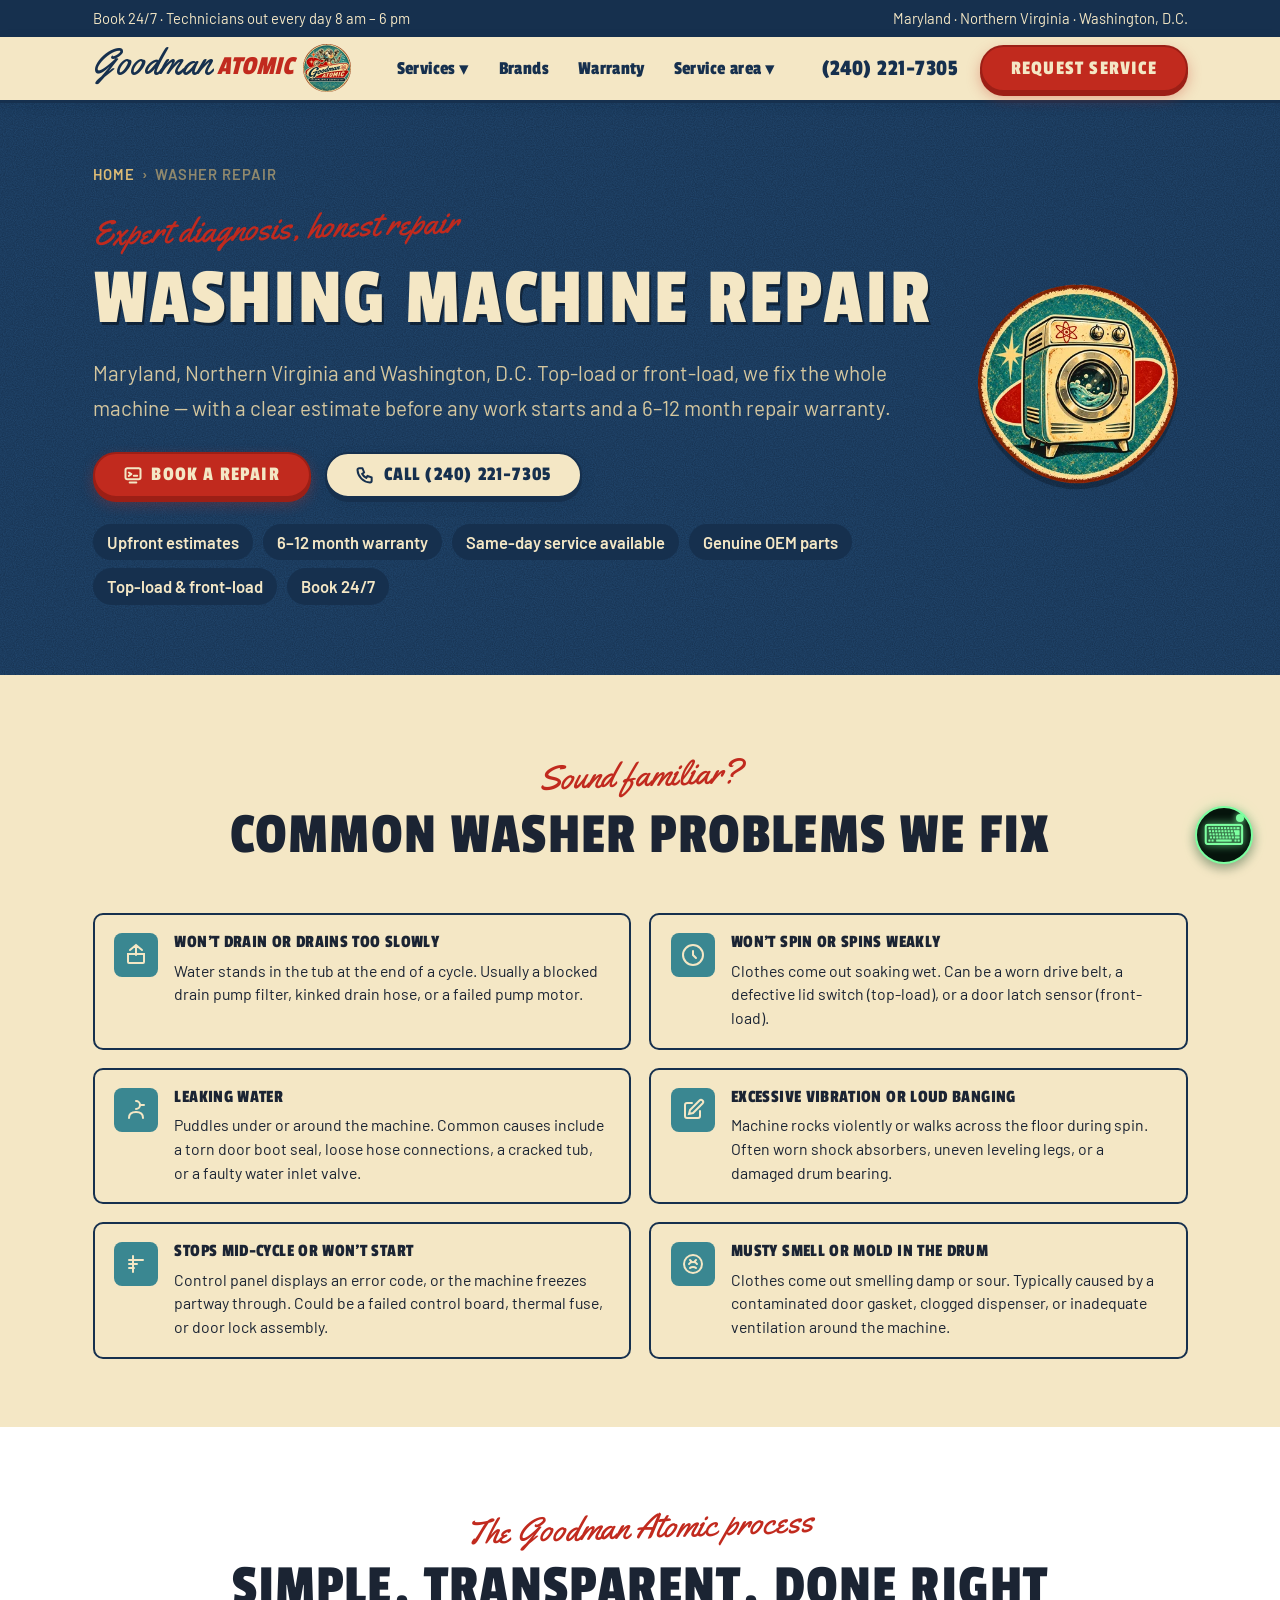
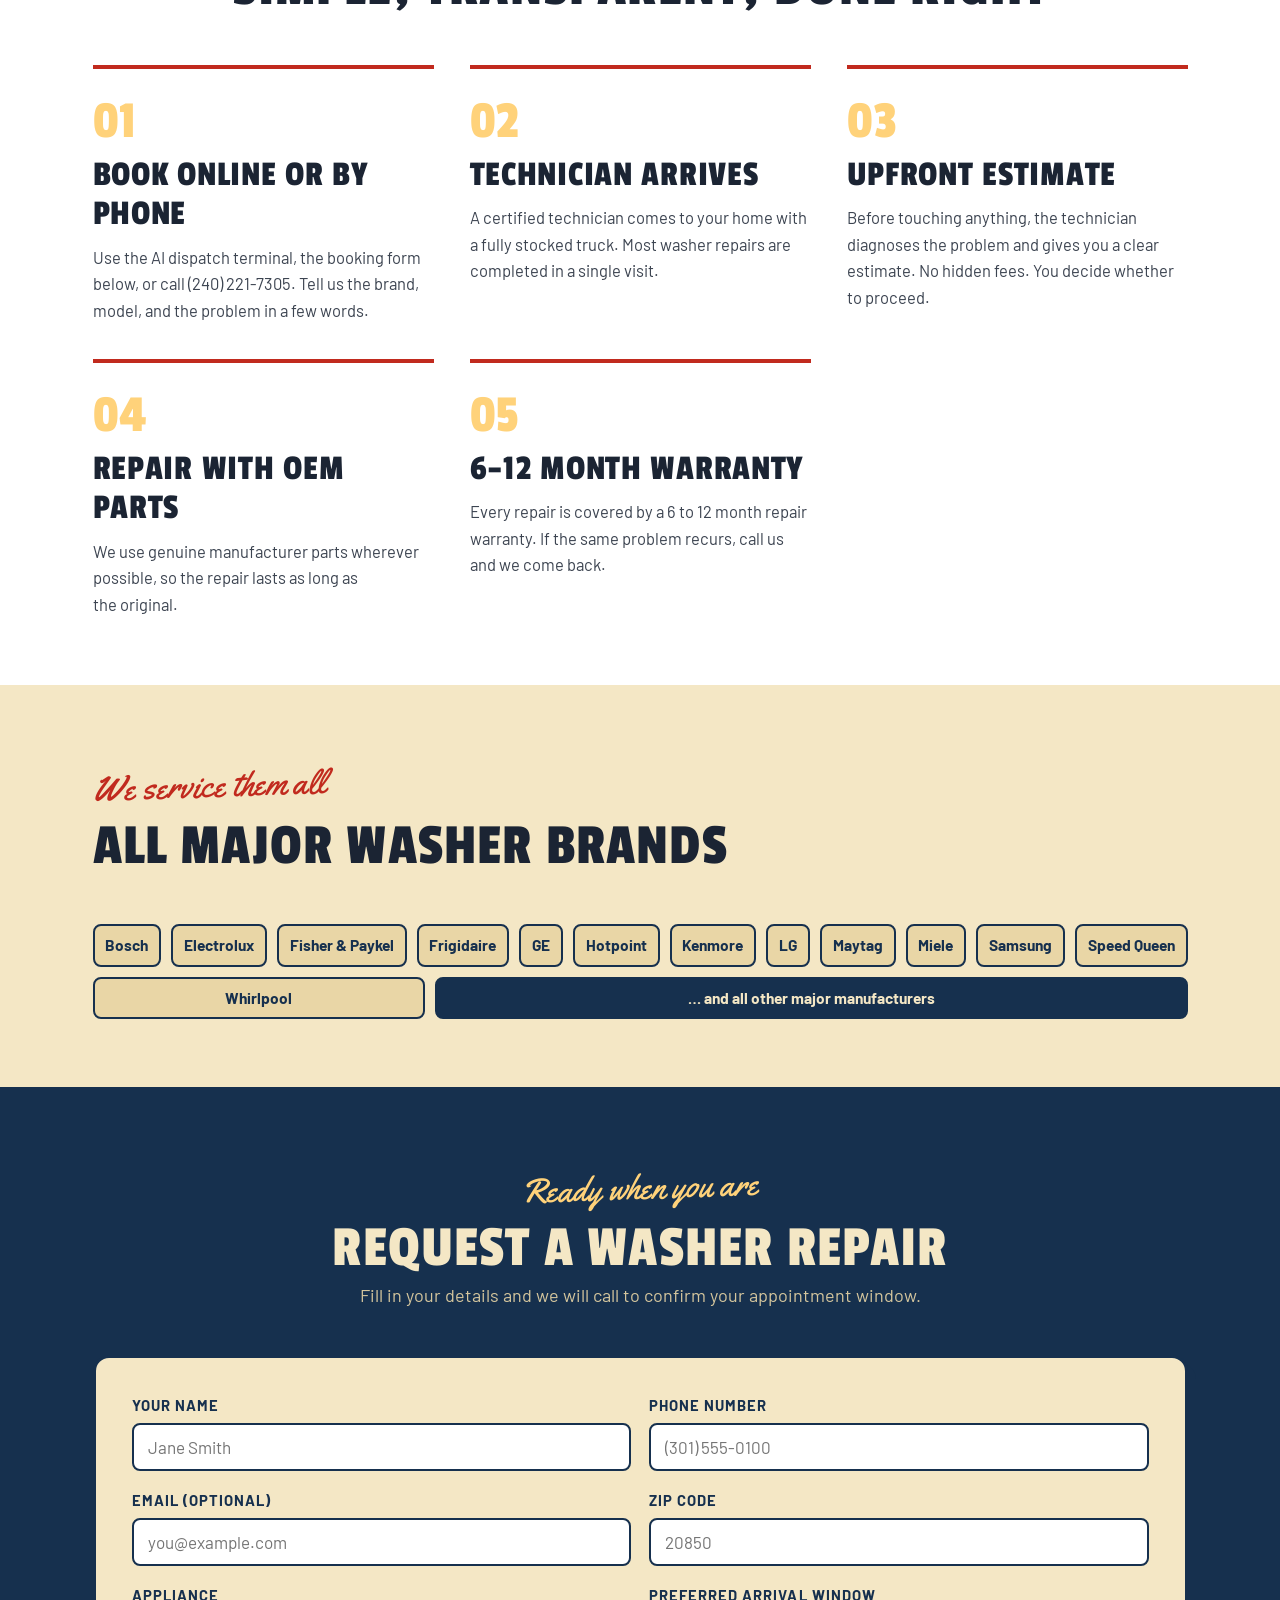
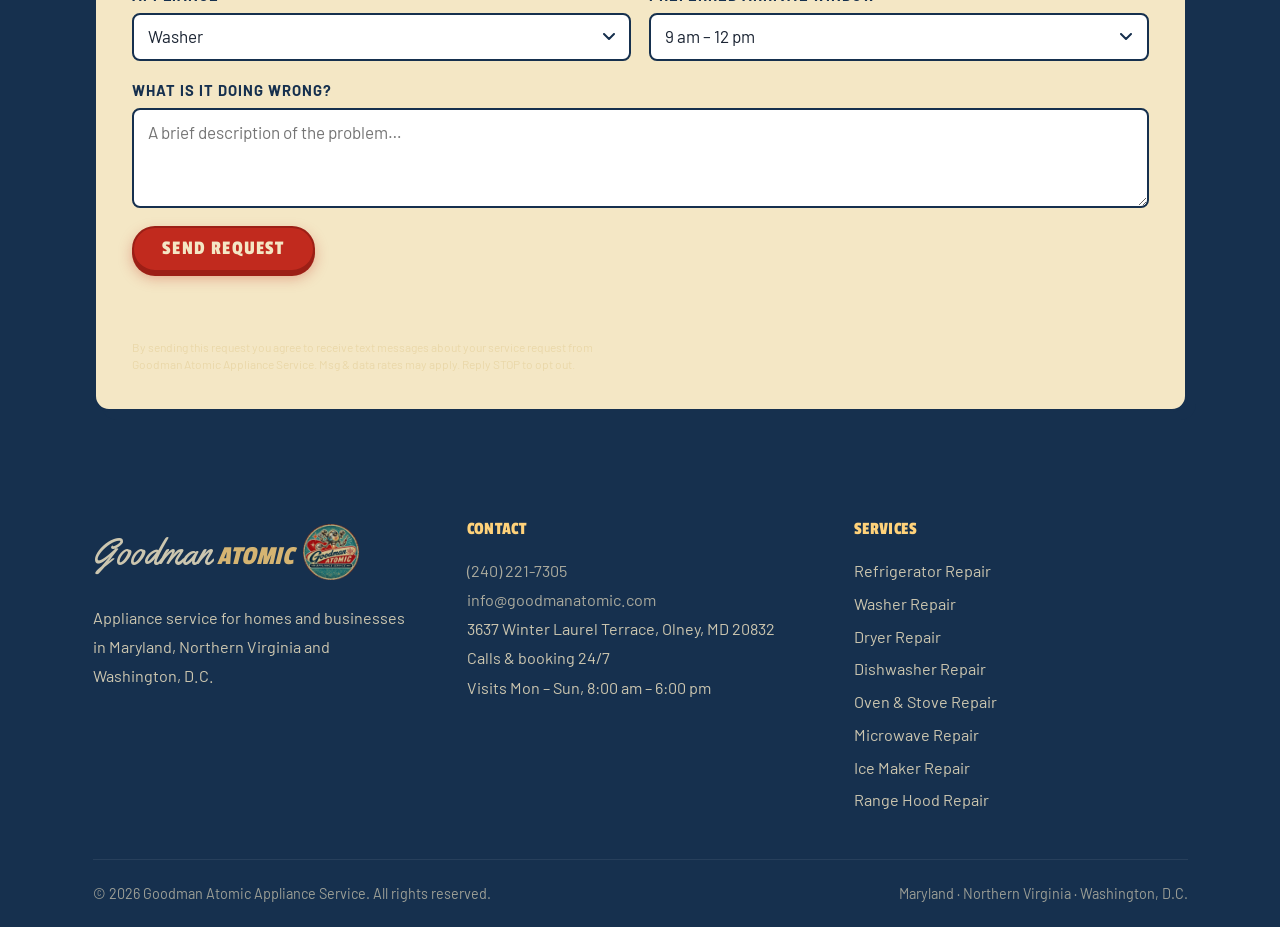
<file: services/washer-repair.html>
<!DOCTYPE html>
<html lang="en">
<head>
<meta charset="utf-8">
<meta name="viewport" content="width=device-width, initial-scale=1">
<meta name="theme-color" content="#f4e7c5">
<title>Washing Machine Repair in Maryland, Northern Virginia &amp; D.C. | Goodman Atomic</title>
<meta name="description" content="Expert washing machine repair in Maryland, Northern Virginia and Washington D.C. Won't drain, won't spin, shaking, or leaking — we diagnose and fix it with a clear estimate before work starts. Call (240) 221-7305.">
<link rel="canonical" href="https://goodmanatomic.com/services/washer-repair.html">
<meta property="og:type" content="website">
<meta property="og:site_name" content="Goodman Atomic Appliance Service">
<meta property="og:title" content="Washing Machine Repair in Maryland, Northern Virginia &amp; D.C. | Goodman Atomic">
<meta property="og:description" content="Expert washing machine repair in Maryland, Northern Virginia and Washington D.C. Won't drain, won't spin, shaking, or leaking — we diagnose and fix it with a clear estimate before work starts. Call (240) 221-7305.">
<meta property="og:url" content="https://goodmanatomic.com/services/washer-repair.html">
<meta property="og:image" content="https://goodmanatomic.com/assets/logo/logo-square.png">
<meta name="twitter:card" content="summary">
<link rel="icon" href="/favicon.ico" sizes="48x48">
<link rel="icon" type="image/png" sizes="96x96" href="/assets/logo/favicon-96.png">
<link rel="icon" type="image/png" sizes="192x192" href="/assets/logo/favicon-192.png">
<link rel="apple-touch-icon" href="../assets/logo/logo-round.png">
<link rel="preconnect" href="https://fonts.googleapis.com">
<link rel="preconnect" href="https://fonts.gstatic.com" crossorigin>
<link href="https://fonts.googleapis.com/css2?family=Barlow:wght@400;500;600;700&family=Passion+One:wght@400;700&family=VT323&family=Yellowtail&display=swap" rel="stylesheet">
<link rel="stylesheet" href="../assets/css/style.css?v=11181900">
<script type="application/ld+json">[{"@context":"https://schema.org","@type":["LocalBusiness","HomeAndConstructionBusiness"],"@id":"https://goodmanatomic.com/#business","name":"Goodman Atomic Appliance Service","url":"https://goodmanatomic.com/","logo":"https://goodmanatomic.com/assets/logo/logo-square.png","image":"https://goodmanatomic.com/assets/goodman-atomic-sign.webp","telephone":"+12402217305","email":"info@goodmanatomic.com","address":{"@type":"PostalAddress","streetAddress":"3637 Winter Laurel Terrace","addressLocality":"Olney","addressRegion":"MD","postalCode":"20832","addressCountry":"US"},"areaServed":[{"@type":"AdministrativeArea","name":"Montgomery County, MD"},{"@type":"AdministrativeArea","name":"Howard County, MD"},{"@type":"AdministrativeArea","name":"Frederick County, MD"},{"@type":"AdministrativeArea","name":"Washington, DC"},{"@type":"AdministrativeArea","name":"Arlington County, VA"},{"@type":"AdministrativeArea","name":"Fairfax County, VA"},{"@type":"AdministrativeArea","name":"Falls Church, VA"},{"@type":"AdministrativeArea","name":"Loudoun County, VA"}],"openingHoursSpecification":{"@type":"OpeningHoursSpecification","dayOfWeek":["Monday","Tuesday","Wednesday","Thursday","Friday","Saturday","Sunday"],"opens":"00:00","closes":"23:59"},"priceRange":"$$","paymentAccepted":"Cash, Check, Credit Card, Zelle, Venmo, PayPal","hasOfferCatalog":{"@type":"OfferCatalog","name":"Appliance repair services","itemListElement":[{"@type":"Offer","itemOffered":{"@type":"Service","name":"Refrigerator & Freezer Repair","url":"https://goodmanatomic.com/services/refrigerator-repair.html"}},{"@type":"Offer","itemOffered":{"@type":"Service","name":"Washer Repair","url":"https://goodmanatomic.com/services/washer-repair.html"}},{"@type":"Offer","itemOffered":{"@type":"Service","name":"Dryer Repair","url":"https://goodmanatomic.com/services/dryer-repair.html"}},{"@type":"Offer","itemOffered":{"@type":"Service","name":"Dishwasher Repair","url":"https://goodmanatomic.com/services/dishwasher-repair.html"}},{"@type":"Offer","itemOffered":{"@type":"Service","name":"Oven & Stove Repair","url":"https://goodmanatomic.com/services/oven-stove-repair.html"}},{"@type":"Offer","itemOffered":{"@type":"Service","name":"Microwave Repair","url":"https://goodmanatomic.com/services/microwave-repair.html"}},{"@type":"Offer","itemOffered":{"@type":"Service","name":"Ice Maker Repair","url":"https://goodmanatomic.com/services/ice-maker-repair.html"}},{"@type":"Offer","itemOffered":{"@type":"Service","name":"Range Hood Repair","url":"https://goodmanatomic.com/services/range-hood-repair.html"}}]}},{"@context":"https://schema.org","@type":"Service","name":"Washing Machine Repair","serviceType":"Appliance repair","description":"Professional washing machine repair service. We diagnose and fix drainage problems, spin failures, leaks, vibration, cycle errors, and all other washer issues for top-load and front-load machines.","url":"https://goodmanatomic.com/services/washer-repair.html","provider":{"@id":"https://goodmanatomic.com/#business"},"areaServed":[{"@type":"AdministrativeArea","name":"Montgomery County, MD"},{"@type":"AdministrativeArea","name":"Howard County, MD"},{"@type":"AdministrativeArea","name":"Frederick County, MD"},{"@type":"AdministrativeArea","name":"Washington, DC"},{"@type":"AdministrativeArea","name":"Arlington County, VA"},{"@type":"AdministrativeArea","name":"Fairfax County, VA"},{"@type":"AdministrativeArea","name":"Falls Church, VA"},{"@type":"AdministrativeArea","name":"Loudoun County, VA"}],"offers":{"@type":"Offer","priceCurrency":"USD","price":"70","description":"$70 diagnostic visit, credited toward the repair"}}]</script>
</head>
<body>
<a class="skip" href="#main">Skip to content</a>

<!-- Top strip -->
<div class="strip">
  <div class="wrap">
    <span>Book 24/7 · Technicians out every day 8 am – 6 pm</span>
    <span>Maryland · Northern Virginia · Washington, D.C.</span>
  </div>
</div>

<!-- Header -->
<header class="site" role="banner">
  <div class="wrap">
    <div class="head-inner">
      <a class="brand" href="../index.html" aria-label="Goodman Atomic Appliance Service — home">
        <span class="g">Goodman</span><span class="a">Atomic</span><img class="brand-logo" src="../assets/logo/logo-round-192.webp" alt="" width="48" height="48" aria-hidden="true">
      </a>
      <button id="menuBtn" class="menu-btn" aria-expanded="false" aria-controls="mainNav" aria-label="Open navigation menu">
        <span></span><span></span><span></span>
      </button>
      <nav class="main" id="mainNav" aria-label="Site navigation">
        <div class="has-drop">
          <button class="drop-toggle" aria-expanded="false" aria-haspopup="true">Services <span aria-hidden="true">▾</span></button>
          <div class="drop-menu" role="menu">
            <a href="refrigerator-repair.html" role="menuitem">Refrigerator &amp; Freezer</a>
            <a href="washer-repair.html" role="menuitem">Washer Repair</a>
            <a href="dryer-repair.html" role="menuitem">Dryer Repair</a>
            <a href="dishwasher-repair.html" role="menuitem">Dishwasher Repair</a>
            <a href="oven-stove-repair.html" role="menuitem">Oven &amp; Stove Repair</a>
            <a href="microwave-repair.html" role="menuitem">Microwave Repair</a>
            <a href="ice-maker-repair.html" role="menuitem">Ice Maker Repair</a>
            <a href="range-hood-repair.html" role="menuitem">Range Hood Repair</a>
          </div>
        </div>
        <a href="../index.html#brands">Brands</a>
        <a href="../index.html#warranty">Warranty</a>
        <div class="has-drop">
          <button class="drop-toggle" aria-expanded="false" aria-haspopup="true">Service area <span aria-hidden="true">▾</span></button>
          <div class="drop-menu" role="menu">
            <a href="../index.html#area" role="menuitem">Washington, D.C.</a>
            <a href="../index.html#area" role="menuitem">MD — Montgomery County</a>
            <a href="../index.html#area" role="menuitem">MD — Howard County</a>
            <a href="../index.html#area" role="menuitem">MD — Frederick County</a>
            <a href="../index.html#area" role="menuitem">VA — Arlington County</a>
            <a href="../index.html#area" role="menuitem">VA — Fairfax County (east)</a>
          </div>
        </div>
      </nav>
      <div class="head-cta">
        <a class="head-phone" href="tel:+12402217305">(240) 221-7305</a>
        <a class="btn btn-red" href="#reqForm">Request service</a>
      </div>
    </div>
  </div>
</header>

<main id="main">

<!-- ═══ INNER HERO ═══ -->
<section class="hero-inner" aria-label="Washing Machine Repair">
  <div class="wrap">
    <div class="hero-inner-text" data-rise>
      <nav class="breadcrumb" aria-label="Breadcrumb">
        <a href="../index.html">Home</a>
        <span aria-hidden="true">›</span>
        <span aria-current="page">Washer Repair</span>
      </nav>
      <span class="script">Expert diagnosis, honest repair</span>
      <h1>Washing Machine Repair</h1>
      <p class="lead">Maryland, Northern Virginia and Washington, D.C. Top-load or front-load, we fix the whole machine — with a clear estimate before any work starts and a 6–12 month repair warranty.</p>
      <div class="hero-btns">
        <button class="btn btn-red" type="button" data-open-chat aria-haspopup="dialog">
          <svg width="20" height="20" viewBox="0 0 24 24" fill="none" stroke="currentColor" stroke-width="2.4" stroke-linecap="round" stroke-linejoin="round" aria-hidden="true"><rect x="3" y="4" width="18" height="13" rx="2"/><path d="M8 21h8M7 9l3 2-3 2M13 13h4"/></svg>
          Book a repair
        </button>
        <a class="btn btn-cream" href="tel:+12402217305">
          <svg width="20" height="20" viewBox="0 0 24 24" fill="none" stroke="currentColor" stroke-width="2.4" stroke-linecap="round" stroke-linejoin="round" aria-hidden="true"><path d="M5 4h4l2 5-2.5 1.5a11 11 0 0 0 5 5L15 13l5 2v4a2 2 0 0 1-2 2A16 16 0 0 1 3 6a2 2 0 0 1 2-2z"/></svg>
          Call (240) 221-7305
        </a>
      </div>
      <ul class="chips">
        <li class="chip">Upfront estimates</li>
        <li class="chip">6–12 month warranty</li>
        <li class="chip">Same-day service available</li>
        <li class="chip">Genuine OEM parts</li>
        <li class="chip">Top-load &amp; front-load</li>
        <li class="chip">Book 24/7</li>
      </ul>
    </div>
    <div class="inner-icon inner-icon-img" aria-hidden="true"><img src="../assets/icons/washer.webp" alt="" width="200" height="200"></div>
  </div>
</section>


<!-- ═══ SYMPTOMS ═══ -->
<section class="band-cream" id="symptoms">
  <div class="wrap">
    <div class="sec-head" data-rise>
      <span class="script">Sound familiar?</span>
      <h2>Common washer problems we fix</h2>
    </div>
    <div class="sym-grid" data-rise data-rise-delay="100">
      <div class="sym-card">
        <div class="sym-ico" aria-hidden="true">
          <svg viewBox="0 0 24 24" fill="none" stroke="currentColor" stroke-width="2" stroke-linecap="round"><path d="M12 2v10M6 7l6-5 6 5M5 20h14a1 1 0 0 0 1-1V11H4v8a1 1 0 0 0 1 1z"/></svg>
        </div>
        <div>
          <h3>Won't drain or drains too slowly</h3>
          <p>Water stands in the tub at the end of a cycle. Usually a blocked drain pump filter, kinked drain hose, or a failed pump motor.</p>
        </div>
      </div>
      <div class="sym-card">
        <div class="sym-ico" aria-hidden="true">
          <svg viewBox="0 0 24 24" fill="none" stroke="currentColor" stroke-width="2" stroke-linecap="round"><circle cx="12" cy="12" r="10"/><path d="M12 8v4l3 3"/></svg>
        </div>
        <div>
          <h3>Won't spin or spins weakly</h3>
          <p>Clothes come out soaking wet. Can be a worn drive belt, a defective lid switch (top-load), or a door latch sensor (front-load).</p>
        </div>
      </div>
      <div class="sym-card">
        <div class="sym-ico" aria-hidden="true">
          <svg viewBox="0 0 24 24" fill="none" stroke="currentColor" stroke-width="2" stroke-linecap="round"><path d="M5 20c0-4 2-6 7-6s7 2 7 6M12 3a4 4 0 0 1 0 8M20 7h-4"/></svg>
        </div>
        <div>
          <h3>Leaking water</h3>
          <p>Puddles under or around the machine. Common causes include a torn door boot seal, loose hose connections, a cracked tub, or a faulty water inlet valve.</p>
        </div>
      </div>
      <div class="sym-card">
        <div class="sym-ico" aria-hidden="true">
          <svg viewBox="0 0 24 24" fill="none" stroke="currentColor" stroke-width="2" stroke-linecap="round"><path d="M11 5H6a2 2 0 0 0-2 2v11a2 2 0 0 0 2 2h11a2 2 0 0 0 2-2v-5M18.5 2.5a2.121 2.121 0 0 1 3 3L12 15l-4 1 1-4z"/></svg>
        </div>
        <div>
          <h3>Excessive vibration or loud banging</h3>
          <p>Machine rocks violently or walks across the floor during spin. Often worn shock absorbers, uneven leveling legs, or a damaged drum bearing.</p>
        </div>
      </div>
      <div class="sym-card">
        <div class="sym-ico" aria-hidden="true">
          <svg viewBox="0 0 24 24" fill="none" stroke="currentColor" stroke-width="2" stroke-linecap="round"><path d="M5 8h14M5 12h8M5 16h5M9 4v16"/></svg>
        </div>
        <div>
          <h3>Stops mid-cycle or won't start</h3>
          <p>Control panel displays an error code, or the machine freezes partway through. Could be a failed control board, thermal fuse, or door lock assembly.</p>
        </div>
      </div>
      <div class="sym-card">
        <div class="sym-ico" aria-hidden="true">
          <svg viewBox="0 0 24 24" fill="none" stroke="currentColor" stroke-width="2" stroke-linecap="round"><circle cx="12" cy="12" r="9"/><path d="M8 12s1-2 4-2 4 2 4 2M9 16s1-1 3-1 3 1 3 1M9 8l1 1M15 8l-1 1"/></svg>
        </div>
        <div>
          <h3>Musty smell or mold in the drum</h3>
          <p>Clothes come out smelling damp or sour. Typically caused by a contaminated door gasket, clogged dispenser, or inadequate ventilation around the machine.</p>
        </div>
      </div>
    </div>
  </div>
</section>


<!-- ═══ HOW WE WORK ═══ -->
<section class="band-white" id="how">
  <div class="wrap">
    <div class="sec-head" data-rise>
      <span class="script">The Goodman Atomic process</span>
      <h2>Simple, transparent, done right</h2>
    </div>
    <div class="steps" data-rise data-rise-delay="80">
      <div class="step">
        <h3>Book online or by phone</h3>
        <p>Use the AI dispatch terminal, the booking form below, or call <a href="tel:+12402217305">(240) 221-7305</a>. Tell us the brand, model, and the problem in a few words.</p>
      </div>
      <div class="step">
        <h3>Technician arrives</h3>
        <p>A certified technician comes to your home with a fully stocked truck. Most washer repairs are completed in a single visit.</p>
      </div>
      <div class="step">
        <h3>Upfront estimate</h3>
        <p>Before touching anything, the technician diagnoses the problem and gives you a clear estimate. No hidden fees. You decide whether to proceed.</p>
      </div>
      <div class="step">
        <h3>Repair with OEM parts</h3>
        <p>We use genuine manufacturer parts wherever possible, so the repair lasts as long as the original.</p>
      </div>
      <div class="step">
        <h3>6–12 month warranty</h3>
        <p>Every repair is covered by a 6 to 12 month repair warranty. If the same problem recurs, call us and we come back.</p>
      </div>
    </div>
  </div>
</section>


<!-- ═══ BRANDS ═══ -->
<section class="band-cream" id="brands">
  <div class="wrap">
    <div class="sec-head" data-rise>
      <span class="script">We service them all</span>
      <h2>All major washer brands</h2>
    </div>
    <ul class="brands" data-rise data-rise-delay="80" aria-label="Brands we service">
      <li>Bosch</li>
      <li>Electrolux</li>
      <li>Fisher &amp; Paykel</li>
      <li>Frigidaire</li>
      <li>GE</li>
      <li>Hotpoint</li>
      <li>Kenmore</li>
      <li>LG</li>
      <li>Maytag</li>
      <li>Miele</li>
      <li>Samsung</li>
      <li>Speed Queen</li>
      <li>Whirlpool</li>
      <li class="brands-more">… and all other major manufacturers</li>
    </ul>
  </div>
</section>


<!-- ═══ BOOKING FORM ═══ -->
<section class="band-navy" id="book" aria-label="Request a washer repair">
  <div class="wrap">
    <div class="sec-head" data-rise>
      <span class="script">Ready when you are</span>
      <h2>Request a washer repair</h2>
      <p>Fill in your details and we will call to confirm your appointment window.</p>
    </div>
    <form class="req" id="reqForm" novalidate data-rise data-rise-delay="100">
      <div class="field-group">
        <label for="f-name">Your name</label>
        <input id="f-name" name="name" type="text" autocomplete="name" placeholder="Jane Smith" required>
      </div>
      <div class="field-group">
        <label for="f-phone">Phone number</label>
        <input id="f-phone" name="phone" type="tel" autocomplete="tel" placeholder="(301) 555-0100" required>
      </div>
      <div class="field-group">
        <label for="f-email">Email (optional)</label>
        <input id="f-email" name="email" type="email" autocomplete="email" placeholder="you@example.com">
      </div>
      <div class="field-group">
        <label for="f-zip">ZIP code</label>
        <input id="f-zip" name="zip" type="text" inputmode="numeric" autocomplete="postal-code" maxlength="5" placeholder="20850" required>
      </div>
      <div class="field-group">
        <label for="f-app">Appliance</label>
        <select id="f-app" name="appliance">
          <option>Refrigerator</option>
          <option>Freezer</option>
          <option selected>Washer</option>
          <option>Dryer</option>
          <option>Dishwasher</option>
          <option>Oven or stove</option>
          <option>Microwave</option>
          <option>Ice maker</option>
          <option>Range hood</option>
          <option>Other</option>
        </select>
      </div>
      <div class="field-group">
        <label for="f-slot">Preferred arrival window</label>
        <select id="f-slot" name="slot">
          <option>9 am – 12 pm</option>
          <option>10 am – 1 pm</option>
          <option>11 am – 2 pm</option>
          <option>12 pm – 3 pm</option>
          <option>1 pm – 4 pm</option>
          <option>2 pm – 5 pm</option>
          <option>3 pm – 6 pm</option>
        </select>
      </div>
      <div class="field-group full">
        <label for="f-prob">What is it doing wrong?</label>
        <textarea id="f-prob" name="problem" placeholder="A brief description of the problem…"></textarea>
      </div>
      <div class="full">
        <button class="btn btn-red" type="submit">Send request</button>
      </div>
      <p id="formNote" aria-live="polite"></p>
      <p class="full form-consent">By sending this request you agree to receive text messages about your service request from Goodman Atomic Appliance Service. Msg &amp; data rates may apply. Reply STOP to opt out.</p>
    </form>
  </div>
</section>

</main><!-- /main -->


<!-- ═══ FOOTER ═══ -->
<footer class="site" role="contentinfo">
  <div class="wrap">
    <div class="foot-grid">
      <div class="foot-col">
        <a class="brand brand-foot" href="../index.html" aria-label="Goodman Atomic — home">
          <span class="g">Goodman</span><span class="a">Atomic</span><img class="brand-logo brand-logo-foot" src="../assets/logo/logo-round-512.webp" alt="" width="56" height="56" aria-hidden="true">
        </a>
        <p>Appliance service for homes and businesses in Maryland, Northern Virginia and Washington, D.C.</p>
      </div>
      <div class="foot-col">
        <h4>Contact</h4>
        <ul>
          <li><a href="tel:+12402217305">(240) 221-7305</a></li>
          <li><a href="mailto:info@goodmanatomic.com">info@goodmanatomic.com</a></li>
          <li>3637 Winter Laurel Terrace, Olney, MD 20832</li>
          <li>Calls &amp; booking 24/7</li>
          <li>Visits Mon – Sun, 8:00 am – 6:00 pm</li>
        </ul>
      </div>
      <div class="foot-col">
        <h4>Services</h4>
        <nav class="foot-nav" aria-label="Service pages">
          <a href="refrigerator-repair.html">Refrigerator Repair</a>
          <a href="washer-repair.html">Washer Repair</a>
          <a href="dryer-repair.html">Dryer Repair</a>
          <a href="dishwasher-repair.html">Dishwasher Repair</a>
          <a href="oven-stove-repair.html">Oven &amp; Stove Repair</a>
          <a href="microwave-repair.html">Microwave Repair</a>
          <a href="ice-maker-repair.html">Ice Maker Repair</a>
          <a href="range-hood-repair.html">Range Hood Repair</a>
        </nav>
      </div>
    </div>
    <div class="copy">
      <span>© 2026 Goodman Atomic Appliance Service. All rights reserved.</span>
      <span>Maryland · Northern Virginia · Washington, D.C.</span>
    </div>
  </div>
</footer>


<!-- Mobile sticky bar -->
<div class="bar" aria-label="Quick actions">
  <a class="btn btn-cream" href="tel:+12402217305">
    <svg width="18" height="18" viewBox="0 0 24 24" fill="none" stroke="currentColor" stroke-width="2.4" stroke-linecap="round" stroke-linejoin="round" aria-hidden="true"><path d="M5 4h4l2 5-2.5 1.5a11 11 0 0 0 5 5L15 13l5 2v4a2 2 0 0 1-2 2A16 16 0 0 1 3 6a2 2 0 0 1 2-2z"/></svg>
    Call
  </a>
  <button class="btn btn-red" type="button" data-open-chat aria-haspopup="dialog">
    <svg width="18" height="18" viewBox="0 0 24 24" fill="none" stroke="currentColor" stroke-width="2.4" stroke-linecap="round" stroke-linejoin="round" aria-hidden="true"><rect x="3" y="4" width="18" height="13" rx="2"/><path d="M8 21h8M7 9l3 2-3 2M13 13h4"/></svg>
    Chat
  </button>
  <a class="btn btn-gold bar-request" href="#reqForm">
    <svg width="18" height="18" viewBox="0 0 24 24" fill="none" stroke="currentColor" stroke-width="2.4" stroke-linecap="round" stroke-linejoin="round" aria-hidden="true"><path d="M9 4h6v3H9z"/><path d="M8 5H6a2 2 0 0 0-2 2v12a2 2 0 0 0 2 2h12a2 2 0 0 0 2-2V7a2 2 0 0 0-2-2h-2M8 12h8M8 16h5"/></svg>
    Request
  </a>
</div>

<!-- Desktop FAB -->
<button class="fab" id="fab" aria-label="Book a repair — open chat terminal" data-open-chat>⌨</button>

<!-- Chat terminal overlay -->
<div id="chat" class="chat" role="dialog" aria-modal="true" aria-labelledby="chatTitle" aria-hidden="true">
  <div class="chat-head">
    <span class="chat-title" id="chatTitle">◈ GOODMAN ATOMIC DISPATCH</span>
    <button class="chat-close" id="chatClose" aria-label="Close terminal" type="button">✕</button>
  </div>
  <div class="chat-log" id="chatLog" aria-live="polite" aria-atomic="false"></div>
  <div class="chat-input-row">
    <label for="chatInput" class="sr-only">Your answer</label>
    <input class="chat-input" id="chatInput" type="text" placeholder="▸ Type here" autocomplete="off">
    <button class="chat-send" id="chatSend" type="button" aria-label="Send">SEND</button>
  </div>
</div>

<script src="../assets/js/main.js?v=11231030"></script>
</body>
</html>
</file>
<file: assets/css/style.css>
/* =============================================================
   GOODMAN ATOMIC APPLIANCE SERVICE — style.css
   Retro-futurist atomic-era design system
   ============================================================= */

/* ─── 1. ROOT VARIABLES + RESET ──────────────────────────────── */
:root {
  --cream:      #f4e7c5;
  --cream-deep: #e9d6a6;
  --teal:       #3a8791;
  --teal-deep:  #2b6a73;
  --red:        #c12a1e;
  --red-deep:   #9c1f16;
  --navy:       #16304e;
  --orange:     #e5642a;
  --gold:       #ffd27a;
  --ink:        #1b2433;
  --crt:        #7dffa0;
  --crt-bg:     #06140c;
  --amber:      #e8980a;
  --amber-bg:   #0d0800;

  --font-d: 'Passion One', sans-serif;
  --font-s: 'Yellowtail', cursive;
  --font-b: 'Barlow', sans-serif;
  --font-t: 'VT323', monospace;

  --wrap: 1140px;
  --edge: 3px solid var(--navy);

  --speckle: url("data:image/svg+xml,%3Csvg xmlns='http://www.w3.org/2000/svg' width='200' height='200'%3E%3Cfilter id='n'%3E%3CfeTurbulence type='fractalNoise' baseFrequency='.9' numOctaves='2' seed='7'/%3E%3CfeColorMatrix type='matrix' values='0 0 0 0 0.957 0 0 0 0 0.906 0 0 0 0 0.773 0 0 0 0.55 0'/%3E%3C/filter%3E%3Crect width='200' height='200' filter='url(%23n)'/%3E%3C/svg%3E");
}

*, *::before, *::after {
  box-sizing: border-box;
  margin: 0;
  padding: 0;
}

html {
  scroll-behavior: smooth;
  font-size: 18px;
}

body {
  font-family: var(--font-b);
  background: var(--cream);
  color: var(--ink);
  line-height: 1.6;
  overflow-x: hidden;
  animation: screenPower .9s ease-out backwards;
}

img, svg, video { display: block; max-width: 100%; }
img { height: auto; }
ul, ol { list-style: none; }
a { color: inherit; text-decoration: none; }
button { cursor: pointer; font-family: inherit; }


/* ─── 2. PAGE POWER-ON ANIMATION ─────────────────────────────── */
@keyframes screenPower {
  0%   { opacity: 0; filter: brightness(0) saturate(0); }
  4%   { opacity: 1; filter: brightness(4) saturate(0) blur(1px); }
  8%   { filter: brightness(.35) saturate(0); }
  16%  { filter: brightness(1.4) saturate(.3); }
  32%  { filter: brightness(1.05) saturate(.8); }
  100% { filter: none; }
}


/* ─── 3. ACCESSIBILITY ───────────────────────────────────────── */
.skip {
  position: absolute;
  top: -120px;
  left: 1rem;
  background: var(--navy);
  color: var(--cream);
  padding: .5rem 1rem;
  border-radius: 0 0 6px 6px;
  font-family: var(--font-b);
  font-weight: 700;
  z-index: 9999;
  transition: top .2s;
}
.skip:focus { top: 0; }

:focus-visible {
  outline: 3px solid var(--orange);
  outline-offset: 3px;
}


/* ─── 4. TYPOGRAPHY ──────────────────────────────────────────── */
.wrap {
  max-width: var(--wrap);
  margin-inline: auto;
  padding-inline: 1.25rem;
}

h1, h2, h3, h4, h5, h6 {
  font-family: var(--font-d);
  font-weight: 400;
  text-transform: uppercase;
  line-height: 1.1;
  letter-spacing: .02em;
}

h1 { font-size: clamp(2.6rem, 7vw, 4.5rem); }
h2 { font-size: clamp(2.1rem, 5vw, 3.3rem); }
h3 { font-size: clamp(1.4rem, 3vw, 2rem); }
h4 { font-size: 1.3rem; }

p { max-width: 68ch; }

.script {
  font-family: var(--font-s);
  font-size: 1.9rem;
  color: var(--red);
  transform: rotate(-2deg);
  display: inline-block;
}

/* Hero script override — cream on teal bg */
.hero .script {
  color: var(--cream);
  text-shadow: 1px 2px 0 var(--navy), 0 0 12px rgba(22,48,78,.4);
  font-size: 2rem;
}

.lead {
  font-size: 1.15rem;
  line-height: 1.7;
  opacity: .9;
}

strong { font-weight: 700; }

.mono, .crt-text {
  font-family: var(--font-t);
  font-size: 1.05rem;
}

/* ─── 5. BUTTONS ─────────────────────────────────────────────── */
.btn {
  display: inline-flex;
  align-items: center;
  gap: .45rem;
  font-family: var(--font-d);
  font-size: 1.1rem;
  text-transform: uppercase;
  letter-spacing: .06em;
  padding: .62rem 1.6rem;
  border-radius: 50px;
  border: 2px solid transparent;
  cursor: pointer;
  position: relative;
  transition: transform .12s, box-shadow .12s;
  text-decoration: none;
  line-height: 1;
  white-space: nowrap;
}

.btn:active { transform: translateY(2px) !important; }

/* Red variant */
.btn-red {
  background: var(--red);
  color: var(--cream);
  border-color: var(--red-deep);
  box-shadow: 0 4px 0 var(--red-deep), 0 6px 14px rgba(193,42,30,.35);
}
.btn-red:hover {
  background: var(--red-deep);
  transform: translateY(-2px);
  box-shadow: 0 6px 0 var(--red-deep), 0 10px 20px rgba(193,42,30,.4);
}
.btn-red:active { box-shadow: 0 2px 0 var(--red-deep); }

/* Cream variant */
.btn-cream {
  background: var(--cream);
  color: var(--navy);
  border-color: var(--navy);
  box-shadow: 0 4px 0 var(--navy), 0 6px 14px rgba(22,48,78,.2);
}
.btn-cream:hover {
  background: var(--cream-deep);
  transform: translateY(-2px);
  box-shadow: 0 6px 0 var(--navy), 0 10px 20px rgba(22,48,78,.25);
}
.btn-cream:active { box-shadow: 0 2px 0 var(--navy); }

/* Navy variant */
.btn-navy {
  background: var(--navy);
  color: var(--cream);
  border-color: var(--ink);
  box-shadow: 0 4px 0 var(--ink), 0 6px 14px rgba(27,36,51,.4);
}
.btn-navy:hover {
  background: var(--ink);
  transform: translateY(-2px);
  box-shadow: 0 6px 0 var(--ink), 0 10px 20px rgba(27,36,51,.45);
}
.btn-navy:active { box-shadow: 0 2px 0 var(--ink); }

/* Amber CRT variant */
.btn-amber {
  background: var(--amber);
  color: var(--amber-bg);
  border-color: var(--amber);
  box-shadow: 0 4px 0 #9c6505, 0 6px 14px rgba(232,152,10,.4), 0 0 10px rgba(232,152,10,.3);
  font-family: var(--font-t);
  font-size: 1.25rem;
  letter-spacing: .1em;
}
.btn-amber:hover {
  background: #f5aa15;
  transform: translateY(-2px);
  box-shadow: 0 6px 0 #9c6505, 0 10px 20px rgba(232,152,10,.5), 0 0 18px rgba(232,152,10,.4);
}
.btn-amber:active { box-shadow: 0 2px 0 #9c6505; }

/* Green CRT variant */
.btn-crt {
  background: var(--crt);
  color: var(--crt-bg);
  border-color: var(--crt);
  box-shadow: 0 4px 0 #2d8a4a, 0 6px 14px rgba(125,255,160,.3), 0 0 10px rgba(125,255,160,.2);
  font-family: var(--font-t);
  font-size: 1.25rem;
  letter-spacing: .1em;
}
.btn-crt:hover {
  background: #98ffb8;
  transform: translateY(-2px);
  box-shadow: 0 6px 0 #2d8a4a, 0 10px 20px rgba(125,255,160,.4);
}
.btn-crt:active { box-shadow: 0 2px 0 #2d8a4a; }


/* ─── 6. TOP STRIP + HEADER ──────────────────────────────────── */
.strip {
  background: var(--navy);
  color: var(--cream);
  font-size: .82rem;
  font-family: var(--font-b);
  padding: .38rem 0;
}
.strip .wrap {
  display: flex;
  justify-content: space-between;
  align-items: center;
  gap: 1rem;
}
.strip a { color: var(--gold); font-weight: 600; }
.strip a:hover { text-decoration: underline; }

header.site {
  position: sticky;
  top: 0;
  background: var(--cream);
  border-bottom: var(--edge);
  z-index: 400;
  box-shadow: 0 2px 10px rgba(22,48,78,.12);
}

.head-inner {
  display: flex;
  align-items: center;
  gap: 1.5rem;
  padding-block: .4rem;
}

.logo-link { flex-shrink: 0; display: flex; align-items: center; }

.logo-img {
  height: 72px;
  width: auto;
}

.brand {
  display: flex;
  align-items: center;
  gap: 6px;
  text-decoration: none;
  flex-shrink: 0;
  line-height: 1;
}
.brand .g {
  font-family: var(--font-s);
  font-size: 2rem;
  color: var(--navy);
}
.brand .a {
  font-family: var(--font-d);
  font-size: 1.5rem;
  color: var(--red);
  text-transform: uppercase;
  font-style: italic;
}
.brand-logo {
  height: 48px;
  width: 48px;
  margin-left: 4px;
  flex-shrink: 0;
}
/* Footer brand variant */
.brand-foot .g { color: var(--cream); }
.brand-foot .a { color: var(--gold); }
.brand-logo-foot { height: 56px; width: 56px; }

.head-phone {
  font-family: var(--font-d);
  font-size: 1.3rem;
  color: var(--navy);
  letter-spacing: .02em;
  line-height: 1;
}
.head-phone span {
  display: block;
  font-family: var(--font-b);
  font-size: .72rem;
  font-weight: 600;
  text-transform: uppercase;
  letter-spacing: .08em;
  color: var(--teal);
}

.head-cta { margin-left: auto; }

/* Hamburger button */
.menu-btn {
  display: none;
  flex-direction: column;
  justify-content: center;
  gap: 5px;
  width: 44px;
  height: 44px;
  background: none;
  border: 2px solid var(--navy);
  border-radius: 8px;
  padding: 8px;
  margin-left: auto;
}
.menu-btn span {
  display: block;
  height: 2px;
  background: var(--navy);
  border-radius: 2px;
  transition: transform .25s, opacity .25s;
  transform-origin: center;
}
.menu-btn[aria-expanded="true"] span:nth-child(1) { transform: translateY(7px) rotate(45deg); }
.menu-btn[aria-expanded="true"] span:nth-child(2) { opacity: 0; transform: scaleX(0); }
.menu-btn[aria-expanded="true"] span:nth-child(3) { transform: translateY(-7px) rotate(-45deg); }

/* Main nav */
nav.main {
  display: flex;
  align-items: center;
  gap: .2rem;
  margin-left: auto;
}

nav.main a,
nav.main .drop-toggle {
  font-family: var(--font-d);
  font-size: 1.08rem;
  letter-spacing: .02em;
  color: var(--navy);
  padding: .4rem .7rem;
  border-radius: 6px;
  background: none;
  border: none;
  display: flex;
  align-items: center;
  gap: .2rem;
  transition: background .15s, color .15s;
  white-space: nowrap;
}
nav.main a:hover,
nav.main .drop-toggle:hover,
nav.main a.active,
nav.main .drop-toggle[aria-expanded="true"] {
  background: var(--navy);
  color: var(--cream);
}

/* Dropdown */
.has-drop { position: relative; }

.drop-menu {
  display: none;
  position: absolute;
  top: calc(100% + 6px);
  left: 0;
  min-width: 200px;
  background: var(--cream);
  border: var(--edge);
  border-radius: 10px;
  box-shadow: 0 8px 24px rgba(22,48,78,.2);
  padding: .4rem 0;
  z-index: 500;
}
.drop-menu.open { display: block; }

.has-drop:hover .drop-menu { display: block; }

.drop-menu a {
  display: block;
  padding: .45rem 1rem;
  font-family: var(--font-b);
  font-size: .95rem;
  font-weight: 600;
  text-transform: none;
  letter-spacing: 0;
  border-radius: 0;
  color: var(--ink);
}
.drop-menu a:hover { background: var(--navy); color: var(--cream); }


/* ─── 7. HOMEPAGE HERO ───────────────────────────────────────── */
.hero {
  background: var(--teal) var(--speckle);
  color: var(--cream);
  border-bottom: var(--edge);
  position: relative;
  overflow: hidden;
}

.hero .wrap {
  display: grid;
  grid-template-columns: 1.05fr 1fr;
  gap: 44px;
  align-items: center;
  padding-block: 56px 64px;
  position: relative;
  z-index: 2;
}

.hero-text { color: var(--cream); }

.hero h1 {
  color: var(--cream);
  font-size: clamp(2.7rem, 7vw, 4.9rem);
  text-transform: uppercase;
  text-shadow: 3px 3px 0 var(--navy);
  line-height: 1;
  letter-spacing: .01em;
}

.hero h1 em {
  font-style: normal;
  color: var(--gold);
}

.hero .script {
  color: var(--cream);
  text-shadow: 2px 2px 0 var(--navy);
  margin-bottom: 6px;
}

.hero p.lead {
  font-size: 1.2rem;
  max-width: 34em;
  margin-top: 18px;
  font-weight: 500;
  opacity: 1;
}

.hero-cta {
  display: flex;
  flex-wrap: wrap;
  gap: 14px;
  margin-top: 26px;
}

.chips {
  display: flex;
  flex-wrap: wrap;
  gap: 8px 10px;
  margin: 26px 0 0;
  padding: 0;
  list-style: none;
}

.chips li {
  background: var(--navy);
  color: var(--cream);
  border-radius: 999px;
  padding: 5px 14px;
  font-size: .92rem;
  font-weight: 600;
  white-space: nowrap;
}


/* ─── 7a. INNER PAGE HERO ────────────────────────────────────── */
.hero-inner {
  background-color: var(--navy);
  background-image: var(--speckle);
  background-blend-mode: overlay;
  padding: 60px 0 70px;
  position: relative;
  overflow: hidden;
}

.hero-inner .wrap {
  display: grid;
  grid-template-columns: 1fr 220px;
  gap: 2rem;
  align-items: center;
  position: relative;
  z-index: 2;
}

.hero-inner-text { color: var(--cream); }

.hero-inner h1 {
  color: var(--cream);
  text-shadow: 2px 3px 0 rgba(0,0,0,.4);
  margin-bottom: .6rem;
}

.hero-inner .lead { color: var(--cream-deep); opacity: .9; }

/* Breadcrumb */
.breadcrumb {
  display: flex;
  align-items: center;
  gap: .4rem;
  font-family: var(--font-b);
  font-size: .82rem;
  font-weight: 600;
  text-transform: uppercase;
  letter-spacing: .07em;
  color: var(--gold);
  margin-bottom: .8rem;
  opacity: .85;
}
.breadcrumb a { color: var(--gold); }
.breadcrumb a:hover { text-decoration: underline; }
.breadcrumb span { opacity: .6; }

/* Inner icon circle */
.inner-icon {
  width: 160px;
  height: 160px;
  background: var(--teal);
  border-radius: 50%;
  border: 4px solid var(--teal-deep);
  display: flex;
  align-items: center;
  justify-content: center;
  justify-self: center;
  box-shadow: 0 0 30px rgba(58,135,145,.4), 0 8px 24px rgba(0,0,0,.3);
}
.inner-icon svg { width: 80px; height: 80px; color: var(--cream); }


/* ─── 8. DISPATCH PANEL ──────────────────────────────────────── */
.dispatch-panel {
  position: relative;
  margin-top: 10px;
  height: 120px;
  border-radius: 10px;
  border: 3px solid var(--navy);
  background: linear-gradient(160deg, #f8eccd 0%, #ede0b4 55%, #e3d2a4 100%);
  box-shadow: 6px 6px 0 var(--navy);
  cursor: pointer;
  display: flex;
  overflow: hidden;
  transition: box-shadow .15s;
}

.dispatch-panel:hover {
  box-shadow: 8px 8px 0 var(--navy);
}

/* Rust/wear dashed inner border */
.dispatch-panel::before {
  content: '';
  position: absolute;
  inset: 3px;
  border-radius: 7px;
  border: 2px dashed rgba(138,74,38,.38);
  pointer-events: none;
  z-index: 10;
}

/* Speckle texture overlay */
.dispatch-panel::after {
  content: '';
  position: absolute;
  inset: 0;
  background-image: var(--speckle);
  opacity: .22;
  pointer-events: none;
  border-radius: 10px;
}

/* Metal brackets spanning the sign-panel gap */
.dp-bracket {
  position: absolute;
  top: -18px;
  width: 12px;
  height: 28px;
  background: linear-gradient(to right, #999, #ddd, #aaa, #ddd, #999);
  border: 1.5px solid #666;
  border-radius: 2px;
  z-index: 11;
  box-shadow: 1px 0 3px rgba(0,0,0,.3);
}
.dp-bracket-l { left: 20px; }
.dp-bracket-r { right: 20px; }

/* CRT screen section (left ~65%) */
.dp-screen-wrap {
  flex: 0 0 64%;
  padding: 8px 6px 8px 10px;
  display: flex;
  position: relative;
  z-index: 1;
}

.dp-screen {
  flex: 1;
  background: #1e2a28;
  border-radius: 6px;
  border: 3px solid var(--navy);
  position: relative;
  overflow: hidden;
}

/* Convex CRT highlight */
.dp-screen::before {
  content: '';
  position: absolute;
  top: 2px;
  left: 8%;
  right: 8%;
  height: 35%;
  background: radial-gradient(ellipse at 50% 0%, rgba(255,255,255,.18) 0%, transparent 70%);
  z-index: 3;
  pointer-events: none;
}

/* Scanlines */
.dp-screen::after {
  content: '';
  position: absolute;
  inset: 0;
  background: repeating-linear-gradient(
    0deg,
    transparent,
    transparent 2px,
    rgba(0,0,0,.22) 2px,
    rgba(0,0,0,.22) 4px
  );
  z-index: 2;
  pointer-events: none;
}

.dp-screen-inner {
  background: radial-gradient(ellipse at 30% 30%, #0f2a19, #030a06);
  height: 100%;
  position: relative;
  display: flex;
  align-items: flex-start;
  padding: 7px 9px;
}

.dp-crt {
  font-family: var(--font-t);
  font-size: .95rem;
  color: var(--crt);
  text-shadow: 0 0 5px rgba(125,255,160,.7);
  position: relative;
  z-index: 1;
  line-height: 1.35;
  white-space: nowrap;
}
.dp-crt .tl::before { content: '> '; }

/* Controls section (right ~36%) */
.dp-ctrl {
  flex: 0 0 36%;
  display: flex;
  flex-direction: column;
  align-items: center;
  justify-content: space-between;
  padding: 8px 10px;
  position: relative;
  z-index: 1;
}

.dp-nameplate {
  font-family: var(--font-d);
  font-size: .64rem;
  letter-spacing: .07em;
  text-align: center;
  color: var(--navy);
  background: linear-gradient(to bottom, #f8eccd, #e3d2a4);
  border: 1.5px solid var(--navy);
  border-radius: 3px;
  padding: 2px 7px;
  line-height: 1.2;
  text-transform: uppercase;
  box-shadow: 1px 1px 0 rgba(22,48,78,.3);
}

.dp-switches {
  display: flex;
  gap: 10px;
  align-items: center;
}

.dp-switch {
  position: relative;
  width: 28px;
  height: 28px;
}

.dp-sw-ring {
  position: absolute;
  inset: 0;
  border-radius: 50%;
  background: radial-gradient(circle at 35% 30%, #d8d8d8 0%, #888 60%, #bbb 100%);
  border: 1.5px solid #555;
  box-shadow: inset 0 1px 2px rgba(255,255,255,.4), 0 1px 3px rgba(0,0,0,.4);
}

.dp-sw-base {
  position: absolute;
  inset: 5px;
  background: radial-gradient(circle at 50% 35%, #3a3a3a, #0a0a0a);
  border-radius: 50%;
  display: flex;
  align-items: center;
  justify-content: center;
  overflow: visible;
}

.dp-sw-knob {
  width: 2px;
  height: 7px;
  background: white;
  border-radius: 1px;
  position: absolute;
  bottom: 50%;
  left: calc(50% - 1px);
  transform-origin: 50% 100%;
  transition: transform .2s ease;
}

/* OFF: knob upper-left; ON: knob upper-right */
.dp-sw-off .dp-sw-knob { transform: rotate(-42deg); }
.dp-sw-on  .dp-sw-knob { transform: rotate(42deg); }

/* Hover: toggle positions */
.dispatch-panel:hover .dp-sw-off .dp-sw-knob { transform: rotate(42deg); }
.dispatch-panel:hover .dp-sw-on  .dp-sw-knob { transform: rotate(-42deg); }

.dp-lamps {
  display: flex;
  gap: 7px;
  align-items: flex-end;
}

.dp-lamp-grp {
  display: flex;
  flex-direction: column;
  align-items: center;
  gap: 2px;
}

.dp-lamp-bezel {
  width: 15px;
  height: 15px;
  border-radius: 50%;
  background: radial-gradient(circle at 35% 30%, #d8d8d8, #777, #aaa);
  border: 1.5px solid #555;
  display: flex;
  align-items: center;
  justify-content: center;
  box-shadow: inset 0 1px 2px rgba(255,255,255,.3), 0 1px 2px rgba(0,0,0,.4);
}

.dp-lamp {
  width: 9px;
  height: 9px;
  border-radius: 50%;
}

/* PWR: green, steady pulse */
.dp-lamp-pwr {
  background: #22cc44;
  box-shadow: 0 0 5px #22cc44, 0 0 10px rgba(34,204,68,.5);
  animation: lampPulse 2.5s ease-in-out infinite;
}

/* LINE: amber, blinks */
.dp-lamp-line {
  background: #553300;
  animation: lampAmber 3.8s steps(1) infinite;
}

/* BUSY: red, blinks offset */
.dp-lamp-busy {
  background: #440000;
  animation: lampRed 3.8s steps(1) infinite 1.9s;
}

@keyframes lampPulse {
  0%, 100% { opacity: 1; box-shadow: 0 0 5px #22cc44, 0 0 10px rgba(34,204,68,.5); }
  50%       { opacity: .55; box-shadow: 0 0 2px #22cc44; }
}

@keyframes lampAmber {
  0%, 50%, 100% { background: #553300; box-shadow: none; }
  55%, 70%      { background: var(--amber); box-shadow: 0 0 5px var(--amber), 0 0 10px rgba(232,152,10,.5); }
}

@keyframes lampRed {
  0%, 50%, 100% { background: #440000; box-shadow: none; }
  55%, 70%      { background: #cc2222; box-shadow: 0 0 5px #cc2222, 0 0 10px rgba(204,34,34,.5); }
}

.dp-lamp-lbl {
  font-family: var(--font-t);
  font-size: .5rem;
  color: var(--navy);
  opacity: .7;
  letter-spacing: .05em;
}

@keyframes ledBlink {
  0%, 90%, 100% { opacity: 1; }
  92%           { opacity: .1; }
  94%           { opacity: 1; }
  96%           { opacity: .1; }
  98%           { opacity: 1; }
}


/* ─── 9. SIGN COLUMN ─────────────────────────────────────────── */
.sign {
  position: relative;
  justify-self: center;
  width: min(100%, 540px);
}

.sign img {
  border-radius: 18px;
  border: 4px solid var(--navy);
  box-shadow: 10px 12px 0 rgba(22,48,78,.55);
  max-width: 100%;
  display: block;
  transform: rotate(2deg);
  animation: sway 7s ease-in-out infinite;
}

@keyframes sway {
  0%, 100% { transform: rotate(2deg) translateY(0); }
  50%       { transform: rotate(1deg) translateY(-8px); }
}

/* Star bursts */
.burst {
  position: absolute;
  pointer-events: none;
  animation: twinkle 3.2s ease-in-out infinite;
  color: var(--gold);
}
.burst.b1 { width: 54px; left: -22px; top: -26px; }
.burst.b2 { width: 34px; right: -12px; bottom: 8px; animation-delay: 1.3s; color: var(--cream); }
.burst.b3 { width: 26px; right: 22%; top: -30px; animation-delay: .6s; color: var(--orange); }

@keyframes twinkle {
  0%, 100% { transform: scale(1) rotate(0); opacity: 1; }
  50%       { transform: scale(.72) rotate(18deg); opacity: .65; }
}


/* ─── 10. ATOM DECORATION ────────────────────────────────────── */
.atom {
  position: absolute;
  width: 520px;
  height: 520px;
  right: -160px;
  top: -185px;
  opacity: .18;
  pointer-events: none;
  z-index: 1;
}

.atom .orbit-a,
.atom .orbit-b,
.atom .orbit-c {
  transform-box: fill-box;
  transform-origin: 50% 50%;
}

.atom .orbit-a { animation: orb-cw 32s linear infinite; }
.atom .orbit-b { animation: orb-cw 50s linear infinite; }
.atom .orbit-c { animation: orb-ccw 68s linear infinite; }

@keyframes orb-cw  { from { transform: rotate(0deg); } to { transform: rotate(360deg); } }
@keyframes orb-ccw { from { transform: rotate(0deg); } to { transform: rotate(-360deg); } }


/* ─── 11. SECTIONS ───────────────────────────────────────────── */
section { padding-block: 68px; }

.sec-head {
  text-align: center;
  margin-bottom: 2.5rem;
}
.sec-head p { margin-inline: auto; opacity: .8; }
.sec-head .script { margin-top: .3rem; }

/* Left-aligned sec-head variant */
.sec-head-left {
  text-align: left;
}
.sec-head-left p { margin-inline: 0; }

.band-cream { background: var(--cream); }
.band-navy  { background: var(--navy); color: var(--cream); }
.band-red   { background: var(--red);  color: var(--cream); }
.band-white { background: #fff; }

.band-navy .sec-head h2,
.band-navy h2,
.band-navy h3 { color: var(--cream); }
.band-navy p  { color: var(--cream-deep); opacity: .9; }
.band-navy .script { color: var(--gold); }

.band-red .sec-head h2,
.band-red h2  { color: var(--gold); }
.band-red p   { opacity: .9; }


/* ─── 12. SERVICE CARDS ──────────────────────────────────────── */
.cards {
  display: grid;
  grid-template-columns: repeat(4, 1fr);
  gap: 1.5rem;
  grid-auto-rows: 1fr;
}

.card {
  background: var(--cream);
  border: var(--edge);
  border-radius: 16px;
  padding: 1.8rem 1.5rem 1.6rem;
  position: relative;
  overflow: hidden;
  box-shadow: 0 4px 0 var(--teal), 0 8px 20px rgba(0,0,0,.08);
  transition: transform .18s, box-shadow .18s;
  display: flex;
  flex-direction: column;
}

/* Corner fold */
.card::before {
  content: '';
  position: absolute;
  top: 0;
  right: 0;
  width: 32px;
  height: 32px;
  background: linear-gradient(225deg, var(--cream-deep) 50%, transparent 50%);
  border-left: 1px solid var(--navy);
  border-bottom: 1px solid var(--navy);
}

.card:hover {
  transform: translateY(-4px);
  box-shadow: 0 8px 0 var(--red), 0 14px 32px rgba(193,42,30,.18);
}

@keyframes scanFlicker {
  0%, 100% { opacity: 0; }
  50%       { opacity: .04; }
}

.card:hover::after {
  content: '';
  position: absolute;
  inset: 0;
  background: repeating-linear-gradient(
    0deg,
    transparent,
    transparent 3px,
    rgba(22,48,78,.06) 3px,
    rgba(22,48,78,.06) 4px
  );
  pointer-events: none;
  animation: scanFlicker .15s linear infinite;
}

.card .ico {
  width: 62px;
  height: 62px;
  background: var(--teal);
  border-radius: 50%;
  display: flex;
  align-items: center;
  justify-content: center;
  margin-bottom: 1rem;
  color: var(--cream);
  flex-shrink: 0;
}

.card .ico svg { width: 30px; height: 30px; }

.card h3 { margin-bottom: .5rem; }
.card p  { font-size: .92rem; opacity: .85; max-width: 100%; text-wrap: pretty; }

.card-link {
  display: inline-flex;
  align-items: center;
  gap: .3rem;
  margin-top: auto;
  font-weight: 700;
  color: var(--teal-deep);
  font-size: .88rem;
  text-transform: uppercase;
  letter-spacing: .06em;
}
.card-link:hover { color: var(--red); }


/* ─── 13. STEPS ──────────────────────────────────────────────── */
.steps {
  display: grid;
  grid-template-columns: repeat(3, 1fr);
  gap: 2rem;
  counter-reset: steps;
  grid-auto-rows: 1fr;
}

.step {
  border-top: 4px solid var(--red);
  padding-top: 1.4rem;
  counter-increment: steps;
  display: flex;
  flex-direction: column;
}

.step::before {
  content: counter(steps, decimal-leading-zero);
  font-family: var(--font-d);
  font-size: 3rem;
  color: var(--gold);
  line-height: 1;
  display: block;
  margin-bottom: .4rem;
}

.step h3 { margin-bottom: .5rem; }
.step p  { font-size: .92rem; opacity: .85; max-width: 100%; text-wrap: pretty; }


/* ─── 14. BRANDS ─────────────────────────────────────────────── */
#brands .sec-head { text-align: left; }

.brands {
  display: flex;
  flex-wrap: wrap;
  gap: 10px;
  padding: 0;
  list-style: none;
}

.brands li {
  padding: 7px 15px;
  font-family: var(--font-b);
  font-size: .9rem;
  font-weight: 700;
  color: var(--navy);
  background: var(--cream-deep);
  border: 2px solid var(--navy);
  border-radius: 8px;
  white-space: nowrap;
  transition: background .15s, color .15s;
  cursor: default;
}
.brands li:hover { background: var(--navy); color: var(--cream); }

li.brands-more {
  background: var(--navy);
  color: var(--cream);
  border-color: var(--navy);
}
li.brands-more:hover { background: var(--ink); color: var(--cream); border-color: var(--ink); }

.brands-fine {
  margin-top: 18px;
  font-size: .88rem;
  opacity: .6;
  max-width: 52em;
}


/* ─── 15. WARRANTY ───────────────────────────────────────────── */
.warranty .wrap {
  display: grid;
  grid-template-columns: 220px 1fr;
  gap: 3rem;
  align-items: center;
}

.seal {
  width: 170px;
  height: 170px;
  border-radius: 50%;
  border: 6px solid var(--navy);
  outline: 4px solid var(--red);
  outline-offset: 4px;
  display: flex;
  flex-direction: column;
  align-items: center;
  justify-content: center;
  transform: rotate(-8deg);
  background: var(--cream-deep);
  font-family: var(--font-d);
  text-transform: uppercase;
  text-align: center;
  padding: 1rem;
  margin: 0 auto;
  box-shadow: 0 6px 20px rgba(0,0,0,.18);
}
.seal .seal-num {
  font-size: 3rem;
  line-height: 1;
  color: var(--red);
}
.seal .seal-label {
  font-size: .78rem;
  letter-spacing: .08em;
  color: var(--navy);
  margin-top: .2rem;
}


/* ─── 16. DISPATCHER DUO PANELS ──────────────────────────────── */
.duo {
  display: grid;
  grid-template-columns: 1fr 1fr;
  gap: 1.5rem;
  align-items: stretch;
}

.panel {
  display: flex;
  flex-direction: column;
  padding: 2rem 1.8rem;
  border-radius: 16px;
  border: var(--edge);
  box-shadow: 6px 6px 0 rgba(0,0,0,.35);
}

.panel .btn {
  margin-top: auto;
  align-self: flex-start;
}

/* Green CRT panel */
@keyframes crtFlicker {
  0%   { opacity: 1; }
  92%  { opacity: 1; }
  93%  { opacity: .88; }
  94%  { opacity: 1; }
  97%  { opacity: .92; }
  100% { opacity: 1; }
}

.panel.term {
  background: var(--crt-bg);
  color: var(--crt);
  font-family: var(--font-t);
  position: relative;
  overflow: hidden;
  animation: crtFlicker 8s steps(1) infinite;
  border-color: var(--crt);
  box-shadow: 6px 6px 0 rgba(125,255,160,.35), 0 8px 24px rgba(0,0,0,.5);
}

.panel.term::after {
  content: '';
  position: absolute;
  inset: 0;
  background: repeating-linear-gradient(
    0deg,
    transparent,
    transparent 3px,
    rgba(0,0,0,.2) 3px,
    rgba(0,0,0,.2) 4px
  );
  pointer-events: none;
  z-index: 0;
}

.panel.term > * { position: relative; z-index: 1; }

.panel.term h3 {
  color: var(--crt);
  text-shadow: 0 0 10px rgba(125,255,160,.7);
  font-size: 1.5rem;
  margin-bottom: 1rem;
}

.panel.term p {
  font-size: 1rem;
  line-height: 1.5;
  color: var(--crt);
  opacity: .9;
  max-width: 100%;
}

.panel.term p::before { content: '> '; }

.panel.term .bignum {
  font-size: 3.5rem;
  color: var(--crt);
  text-shadow: 0 0 20px rgba(125,255,160,.8);
  line-height: 1;
  margin-bottom: .5rem;
}

.panel.term .crt-bignum {
  font-family: var(--font-t);
  font-size: 3rem;
  color: var(--crt);
  text-shadow: 0 0 20px rgba(125,255,160,.8);
  line-height: 1;
  margin: .5rem 0 .4rem;
}
.panel.amber-crt .crt-bignum {
  font-family: var(--font-t);
  font-size: 3rem;
  color: var(--amber);
  text-shadow: 0 0 20px rgba(232,152,10,.8);
  line-height: 1;
  margin: .5rem 0 .4rem;
}

.cursor::after {
  content: "█";
  animation: blink 1s steps(1) infinite;
}

@keyframes blink {
  0%, 100% { opacity: 1; }
  50%       { opacity: 0; }
}

/* Amber CRT panel */
@keyframes amberFlicker {
  0%   { opacity: 1; }
  88%  { opacity: 1; }
  89%  { opacity: .84; }
  90%  { opacity: 1; }
  94%  { opacity: .9; }
  95%  { opacity: 1; }
  100% { opacity: 1; }
}

.panel.amber-crt {
  background: var(--amber-bg);
  color: var(--amber);
  font-family: var(--font-t);
  position: relative;
  overflow: hidden;
  animation: amberFlicker 9.3s steps(1) infinite;
  border-color: var(--amber);
  box-shadow: 6px 6px 0 rgba(232,152,10,.35), 0 8px 24px rgba(0,0,0,.5);
}

.panel.amber-crt::after {
  content: '';
  position: absolute;
  inset: 0;
  background: repeating-linear-gradient(
    0deg,
    transparent,
    transparent 3px,
    rgba(0,0,0,.2) 3px,
    rgba(0,0,0,.2) 4px
  );
  pointer-events: none;
  z-index: 0;
}

.panel.amber-crt > * { position: relative; z-index: 1; }

.panel.amber-crt h3 {
  color: var(--amber);
  text-shadow: 0 0 10px rgba(232,152,10,.7);
  font-size: 1.5rem;
  margin-bottom: 1rem;
}

.panel.amber-crt p {
  font-size: 1rem;
  line-height: 1.5;
  color: var(--amber);
  opacity: .9;
  max-width: 100%;
}

.panel.amber-crt > p::before { content: '> '; }

.panel.amber-crt .bignum {
  font-family: var(--font-d);
  font-size: 3.5rem;
  color: var(--amber);
  text-shadow: 0 0 20px rgba(232,152,10,.8);
  line-height: 1;
  margin-bottom: .5rem;
}

.amber-cursor::after {
  content: "█";
  animation: amberBlink 1.1s steps(1) infinite;
}

@keyframes amberBlink {
  0%, 100% { opacity: 1; }
  50%       { opacity: 0; }
}


/* ─── 17. SERVICE AREA ───────────────────────────────────────── */
.area .wrap {
  display: grid;
  grid-template-columns: 1fr 1fr;
  gap: 3rem;
  align-items: start;
}

.states {
  display: flex;
  flex-direction: column;
  gap: .5rem;
  margin-top: 1.5rem;
  padding: 0;
  list-style: none;
}

.state-block {
  border: 1px solid rgba(244,231,197,.3);
  border-radius: 10px;
  overflow: hidden;
}

.state-summary {
  display: flex;
  align-items: center;
  gap: 14px;
  padding: 10px 16px;
  cursor: pointer;
  list-style: none;
  user-select: none;
}

.state-summary::-webkit-details-marker { display: none; }

.state-block[open] .state-summary {
  border-bottom: 1px solid rgba(244,231,197,.2);
}

.state-abbr {
  font-family: var(--font-d);
  font-size: 2rem;
  color: var(--gold);
  line-height: 1;
  min-width: 46px;
  flex-shrink: 0;
}

.state-info {
  display: flex;
  flex-direction: column;
  gap: 2px;
}

.state-info strong {
  font-size: .95rem;
  font-weight: 700;
  color: var(--cream);
}

.state-counties {
  font-size: .78rem;
  color: var(--gold);
  opacity: .8;
}

.state-cities {
  padding: 10px 16px 12px;
  font-size: .82rem;
  line-height: 1.65;
  opacity: .82;
}

/* ZIP checker */
.area-right {
  position: sticky;
  top: 100px;
}

.zip-checker {
  background: rgba(255,255,255,.07);
  border: 1px solid rgba(244,231,197,.25);
  border-radius: 14px;
  padding: 1.6rem;
}

.zip-checker h3 {
  color: var(--gold);
  margin-bottom: .5rem;
  font-size: 1.5rem;
}

.zip-checker p {
  font-size: .9rem;
  opacity: .8;
  margin-bottom: 1rem;
}

.zip-row {
  display: flex;
  gap: .5rem;
}

.zip-input {
  flex: 1;
  background: rgba(255,255,255,.1);
  border: 2px solid rgba(244,231,197,.4);
  border-radius: 8px;
  padding: .6rem .9rem;
  font-family: var(--font-b);
  font-size: 1rem;
  color: var(--cream);
  outline: none;
}
.zip-input::placeholder { color: rgba(244,231,197,.4); }
.zip-input:focus { border-color: var(--gold); }

.zip-result {
  margin-top: .9rem;
  font-size: .92rem;
  font-weight: 600;
  min-height: 1.4em;
  color: var(--cream);
}

.zip-result .zip-book-btn {
  display: inline-block;
  margin-top: .5rem;
}

/* chips defined in hero section above */


/* ─── 18. BOOKING FORM ───────────────────────────────────────── */
.book .wrap {
  display: grid;
  grid-template-columns: 1fr 1fr;
  gap: 3rem;
  align-items: start;
}

.book-info h2 { margin-bottom: .8rem; }

form.req {
  background: var(--cream);
  border: var(--edge);
  border-radius: 16px;
  padding: 2rem;
  display: grid;
  grid-template-columns: 1fr 1fr;
  gap: 1rem;
  box-shadow: 8px 8px 0 var(--navy);
}

form.req .full { grid-column: 1 / -1; }

.field-group { display: flex; flex-direction: column; gap: .3rem; }

label {
  font-weight: 700;
  font-size: .82rem;
  text-transform: uppercase;
  letter-spacing: .07em;
  color: var(--navy);
  white-space: nowrap;
}

input[type="text"],
input[type="email"],
input[type="tel"],
select,
textarea {
  width: 100%;
  height: 48px;
  background: white;
  border: 2px solid var(--navy);
  border-radius: 8px;
  padding: 0 .8rem;
  font-family: var(--font-b);
  font-size: .95rem;
  color: var(--ink);
  transition: border-color .15s, box-shadow .15s;
  line-height: 1.4;
}

/* Select styled to match text inputs */
select {
  appearance: none;
  -webkit-appearance: none;
  background-image: url("data:image/svg+xml,%3Csvg xmlns='http://www.w3.org/2000/svg' width='12' height='8' viewBox='0 0 12 8'%3E%3Cpath d='M1 1l5 5 5-5' fill='none' stroke='%2316304e' stroke-width='2' stroke-linecap='round' stroke-linejoin='round'/%3E%3C/svg%3E");
  background-repeat: no-repeat;
  background-position: right .8rem center;
  padding-right: 2.2rem;
  cursor: pointer;
}

input:focus,
select:focus,
textarea:focus {
  border-color: var(--teal);
  box-shadow: 0 0 0 3px rgba(58,135,145,.2);
  outline: none;
}

textarea {
  height: auto;
  min-height: 100px;
  resize: vertical;
  padding: .6rem .8rem;
}

.req-submit {
  width: 100%;
  height: 48px;
  justify-content: center;
}

#formNote {
  font-size: .88rem;
  font-weight: 600;
  min-height: 1.4em;
  color: var(--teal-deep);
  margin-top: .3rem;
}
#formNote.error { color: var(--red); }
.form-consent { font-size: 12px; line-height: 1.4; opacity: .7; margin: 4px 0 0; }


/* ─── 19. FOOTER ─────────────────────────────────────────────── */
footer.site {
  background: var(--navy);
  color: var(--cream);
  padding-top: 40px;
}

.foot-grid {
  display: grid;
  grid-template-columns: 320px 1fr 1fr;
  gap: 3rem;
  padding-bottom: 2.5rem;
}

.footer-logo {
  height: 120px;
  width: auto;
  margin-bottom: 1rem;
}

.brand-foot {
  margin-bottom: 1rem;
  display: inline-flex;
}

.foot-col h4 {
  color: var(--gold);
  margin-bottom: .9rem;
  font-size: 1rem;
}

.foot-col p,
.foot-col a,
.foot-col li {
  font-size: .9rem;
  opacity: .82;
  line-height: 1.8;
  color: var(--cream);
}

.foot-col a:hover { color: var(--gold); opacity: 1; text-decoration: underline; }

.foot-nav { display: flex; flex-direction: column; gap: .2rem; }

.copy {
  grid-column: 1 / -1;
  border-top: 1px solid rgba(255,255,255,.12);
  padding-block: 1.2rem;
  font-size: .8rem;
  opacity: .6;
  display: flex;
  justify-content: space-between;
  flex-wrap: wrap;
  gap: .5rem;
}


/* ─── 20. MOBILE BAR + FAB ───────────────────────────────────── */
.bar {
  display: none;
  position: fixed;
  bottom: 0;
  left: 0;
  right: 0;
  background: var(--navy);
  border-top: 3px solid var(--teal);
  z-index: 600;
  padding: .5rem .75rem;
  gap: .5rem;
  align-items: center;
}

.bar .btn { flex: 1; justify-content: center; padding: .55rem; font-size: .95rem; }

.fab {
  position: fixed;
  bottom: 2rem;
  right: 1.5rem;
  width: 58px;
  height: 58px;
  background: var(--crt-bg);
  border: 2px solid var(--crt);
  border-radius: 50%;
  display: flex;
  align-items: center;
  justify-content: center;
  cursor: pointer;
  z-index: 600;
  box-shadow: 0 0 14px rgba(125,255,160,.3), 0 4px 12px rgba(0,0,0,.4);
  transition: box-shadow .2s, transform .15s;
  font-family: var(--font-t);
  font-size: 1.6rem;
  color: var(--crt);
  text-shadow: 0 0 8px var(--crt);
}

.fab::before {
  content: '';
  position: absolute;
  top: 6px;
  right: 7px;
  width: 8px;
  height: 8px;
  background: var(--crt);
  border-radius: 50%;
  box-shadow: 0 0 6px var(--crt);
  animation: ledBlink 2.4s ease-in-out infinite;
}

.fab:hover {
  transform: scale(1.08);
  box-shadow: 0 0 24px rgba(125,255,160,.5), 0 6px 16px rgba(0,0,0,.4);
}


/* ─── 21. CHAT OVERLAY ───────────────────────────────────────── */
@keyframes chatBoot {
  0%   { transform: scaleY(.03); filter: brightness(4); }
  8%   { transform: scaleY(.03); filter: brightness(2); }
  15%  { transform: scaleY(1);   filter: brightness(2.5); }
  25%  { filter: brightness(1.4); }
  100% { filter: brightness(1); transform: scaleY(1); }
}

.chat {
  display: none;
  position: fixed;
  bottom: 1.5rem;
  right: 1.5rem;
  width: 360px;
  height: 520px;
  flex-direction: column;
  background: var(--crt-bg);
  border: 2px solid var(--crt);
  border-radius: 12px;
  overflow: hidden;
  z-index: 700;
  box-shadow: 0 0 30px rgba(125,255,160,.25), 0 20px 60px rgba(0,0,0,.6);
}

.chat.open {
  display: flex;
  animation: chatBoot .4s ease-out both;
}

/* Scanlines overlay */
.chat::before {
  content: '';
  position: absolute;
  inset: 0;
  background: repeating-linear-gradient(
    0deg,
    transparent,
    transparent 3px,
    rgba(0,0,0,.18) 3px,
    rgba(0,0,0,.18) 4px
  );
  pointer-events: none;
  z-index: 10;
}

.chat-head {
  display: flex;
  align-items: center;
  justify-content: space-between;
  padding: .7rem 1rem;
  border-bottom: 1px solid rgba(125,255,160,.2);
  flex-shrink: 0;
  position: relative;
  z-index: 11;
}

.chat-title {
  font-family: var(--font-t);
  font-size: 1.1rem;
  color: var(--crt);
  text-shadow: 0 0 8px rgba(125,255,160,.7);
  letter-spacing: .1em;
}

.chat-close {
  background: none;
  border: 1px solid rgba(125,255,160,.4);
  color: var(--crt);
  border-radius: 50%;
  width: 28px;
  height: 28px;
  font-size: 1rem;
  display: flex;
  align-items: center;
  justify-content: center;
  transition: background .15s;
  font-family: var(--font-t);
  cursor: pointer;
}
.chat-close:hover { background: rgba(125,255,160,.15); }

.chat-log {
  flex: 1;
  overflow-y: auto;
  padding: 1rem;
  display: flex;
  flex-direction: column;
  gap: .6rem;
  position: relative;
  z-index: 11;
  scrollbar-width: thin;
  scrollbar-color: rgba(125,255,160,.3) transparent;
}

.chat-log::-webkit-scrollbar { width: 4px; }
.chat-log::-webkit-scrollbar-thumb { background: rgba(125,255,160,.3); border-radius: 2px; }

.msg {
  font-family: var(--font-t);
  font-size: 1rem;
  line-height: 1.4;
  max-width: 90%;
  padding: .4rem .8rem;
  border-radius: 6px;
}

.msg.bot {
  color: var(--crt);
  text-shadow: 0 0 6px rgba(125,255,160,.4);
  align-self: flex-start;
}
.msg.bot::before { content: '> '; }

.msg.me {
  background: rgba(125,255,160,.18);
  color: var(--crt);
  align-self: flex-end;
  border: 1px solid rgba(125,255,160,.3);
}

.msg.warn {
  color: var(--amber);
  border: 1px dashed rgba(232,152,10,.5);
  background: rgba(232,152,10,.06);
  font-size: .9rem;
}

.chat-opts {
  display: flex;
  flex-wrap: wrap;
  gap: .4rem;
  padding: .3rem 1rem;
  position: relative;
  z-index: 11;
}

.chat-opt {
  font-family: var(--font-t);
  font-size: .95rem;
  color: var(--crt-bg);
  background: rgba(125,255,160,.85);
  border: 1px solid var(--crt);
  border-radius: 4px;
  padding: .2rem .7rem;
  cursor: pointer;
  transition: background .12s;
}
.chat-opt:hover { background: var(--crt); }

.chat-input-row {
  display: flex;
  border-top: 1px solid rgba(125,255,160,.2);
  flex-shrink: 0;
  position: relative;
  z-index: 11;
}

.chat-input {
  flex: 1;
  background: transparent;
  border: none;
  color: var(--crt);
  font-family: var(--font-t);
  font-size: 1.05rem;
  padding: .7rem 1rem;
  caret-color: var(--crt);
}
.chat-input::placeholder { color: rgba(125,255,160,.35); }
.chat-input:focus { outline: none; }

.chat-send {
  background: none;
  border: none;
  border-left: 1px solid rgba(125,255,160,.2);
  color: var(--crt);
  padding: .7rem 1rem;
  font-family: var(--font-t);
  font-size: 1.1rem;
  cursor: pointer;
  transition: background .12s;
}
.chat-send:hover { background: rgba(125,255,160,.1); }

/* Chat mobile fullscreen */
@media (max-width: 640px) {
  .chat {
    right: 0;
    bottom: 0;
    left: 0;
    width: 100%;
    height: 100dvh;
    border-radius: 0;
    border-top: 3px solid var(--crt);
  }
}


/* ─── 22. SCROLL-RISE ────────────────────────────────────────── */
@keyframes rise {
  from { opacity: .001; transform: translateY(22px); }
  to   { opacity: 1;   transform: translateY(0); }
}

.rise {
  opacity: .001;
}

.rise.risen {
  animation: rise .55s ease-out both;
}


/* ─── 23. RESPONSIVE BREAKPOINTS ─────────────────────────────── */
@media (max-width: 980px) {
  /* Header */
  .menu-btn { display: flex; }

  nav.main {
    display: none;
    position: absolute;
    top: 100%;
    left: 0;
    right: 0;
    background: var(--cream);
    border-bottom: var(--edge);
    flex-direction: column;
    align-items: flex-start;
    padding: .75rem 1.25rem 1rem;
    gap: .2rem;
    box-shadow: 0 8px 20px rgba(0,0,0,.12);
    z-index: 300;
  }

  nav.main.open { display: flex; }

  .head-cta { display: none; }
  .head-phone { display: none; }

  /* Hero */
  .hero .wrap {
    grid-template-columns: 1fr;
  }

  .sign {
    width: min(100%, 430px);
    margin-inline: auto;
  }

  /* Cards */
  .cards { grid-template-columns: repeat(2, 1fr); }

  /* Steps */
  .steps { grid-template-columns: 1fr; grid-auto-rows: auto; }

  /* Duo panels */
  .duo { grid-template-columns: 1fr; }

  /* Inner hero */
  .hero-inner .wrap { grid-template-columns: 1fr; }
  .inner-icon { display: none; }

  /* Area */
  .area .wrap { grid-template-columns: 1fr; }
  .area-right { position: static; }

  /* Book */
  .book .wrap { grid-template-columns: 1fr; }

  /* Warranty */
  .warranty .wrap { grid-template-columns: 1fr; }

  /* Footer */
  .foot-grid { grid-template-columns: 1fr 1fr; }
}

@media (max-width: 640px) {
  html { font-size: 16px; }

  section { padding-block: 50px; }

  .cards { grid-template-columns: 1fr; }

  .seal { width: 130px; height: 130px; }
  .seal .seal-num { font-size: 2.2rem; }

  .foot-grid { grid-template-columns: 1fr; }

  .bar { display: flex; }

  .fab { display: none; }

  /* Extra bottom padding so bar doesn't cover content */
  body { padding-bottom: 68px; }

  form.req { grid-template-columns: 1fr; }

  .warranty .wrap { text-align: center; }
  .seal { margin-inline: auto; }

  .hero-cta { flex-direction: column; }
  .hero-cta .btn { justify-content: center; }

  .logo-img { height: 64px; }
  .brand-logo { height: 40px; width: 40px; }
}

/* Reduced motion */
@media (prefers-reduced-motion: reduce) {
  *, *::before, *::after {
    animation: none !important;
    transition: none !important;
  }
}


/* ─── 24. SYMPTOMS SECTION ───────────────────────────────────── */
.symptoms {
  display: grid;
  grid-template-columns: 1fr 1fr;
  gap: .75rem;
}

.symptoms li {
  display: flex;
  align-items: flex-start;
  gap: .65rem;
  background: var(--cream);
  border: 2px solid var(--navy);
  border-radius: 10px;
  padding: .75rem 1rem;
  font-size: .92rem;
  line-height: 1.4;
}

.symptoms li::before {
  content: '✓';
  font-family: var(--font-d);
  font-size: 1.1rem;
  color: var(--teal);
  flex-shrink: 0;
  margin-top: .05rem;
}

@media (max-width: 640px) {
  .symptoms { grid-template-columns: 1fr; }
}


/* ─── 25. SYM-GRID (service page symptoms) ───────────────────── */
.sym-grid {
  display: grid;
  grid-template-columns: 1fr 1fr;
  gap: 1rem;
}

.sym-card {
  display: flex;
  align-items: flex-start;
  gap: .9rem;
  background: var(--cream);
  border: 2px solid var(--navy);
  border-radius: 10px;
  padding: 1rem 1.1rem;
}

.sym-card h3 {
  font-size: 1rem;
  margin-bottom: .3rem;
}

.sym-card p {
  font-size: .88rem;
  line-height: 1.5;
  margin: 0;
}

.sym-ico {
  flex-shrink: 0;
  width: 44px;
  height: 44px;
  background: var(--teal);
  border-radius: 8px;
  display: flex;
  align-items: center;
  justify-content: center;
}

.sym-ico svg {
  width: 24px;
  height: 24px;
  color: var(--cream);
}

@media (max-width: 768px) {
  .sym-grid { grid-template-columns: 1fr; }
}


/* ─── UTILITY CLASSES ────────────────────────────────────────── */
.text-center  { text-align: center; }
.text-gold    { color: var(--gold); }
.text-teal    { color: var(--teal); }
.text-red     { color: var(--red); }
.text-cream   { color: var(--cream); }
.text-navy    { color: var(--navy); }
.text-amber   { color: var(--amber); }

.mt-sm  { margin-top: .5rem; }
.mt-md  { margin-top: 1rem; }
.mt-lg  { margin-top: 1.8rem; }
.mb-sm  { margin-bottom: .5rem; }
.mb-md  { margin-bottom: 1rem; }
.mb-lg  { margin-bottom: 1.8rem; }

.flex   { display: flex; }
.flex-wrap { flex-wrap: wrap; }
.gap-sm { gap: .5rem; }
.gap-md { gap: 1rem; }
.gap-lg { gap: 1.8rem; }
.items-center { align-items: center; }
.justify-center { justify-content: center; }

.sr-only {
  position: absolute;
  width: 1px; height: 1px;
  padding: 0; margin: -1px;
  overflow: hidden;
  clip: rect(0,0,0,0);
  white-space: nowrap;
  border: 0;
}

.divider {
  border: none;
  border-top: 2px solid rgba(22,48,78,.12);
  margin-block: 2rem;
}

.tag {
  display: inline-block;
  font-family: var(--font-d);
  font-size: .78rem;
  text-transform: uppercase;
  letter-spacing: .1em;
  padding: .2rem .7rem;
  border-radius: 50px;
  background: var(--gold);
  color: var(--navy);
  border: 1px solid var(--navy);
}

/* Phone-number styling in content */
.tel-link {
  font-family: var(--font-d);
  color: var(--red);
  font-size: 1.3em;
  letter-spacing: .02em;
  white-space: nowrap;
}
.tel-link:hover { color: var(--red-deep); text-decoration: underline; }

/* Atom SVG fill helpers */
.atom-nucleus { fill: var(--gold); }
.atom-ring    { fill: none; stroke: var(--gold); stroke-width: 2; }
.atom-dot     { fill: var(--gold); }


/* ─── AREA PATCH: collapsed city lists, readable ZIP field ───── */
.state-summary { min-height: 64px; }
.state-static .state-summary { cursor: default; }
.state-counties { font-size: .88rem; opacity: 1; }
.state-info strong { font-size: 1.05rem; }
.state-toggle {
  margin-left: auto;
  flex-shrink: 0;
  font-size: .82rem;
  font-weight: 700;
  color: var(--cream);
  border: 1px solid rgba(244,231,197,.45);
  border-radius: 999px;
  padding: 4px 12px;
  white-space: nowrap;
}
.state-toggle::after { content: " \25BE"; }
.state-block[open] .state-toggle::after { content: " \25B4"; }
.state-toggle .t-hide { display: none; }
.state-block[open] .state-toggle .t-show { display: none; }
.state-block[open] .state-toggle .t-hide { display: inline; }
.state-summary:hover .state-toggle { background: var(--cream); color: var(--navy); }
.state-cities { font-size: .92rem; line-height: 1.6; opacity: 1; padding: 14px 16px 16px; }
.state-cities p { max-width: none; margin: 0; }
.state-cities p + p { margin-top: 10px; }
.state-cities strong { color: var(--gold); }
.zip-row { align-items: stretch; }
.zip-input {
  min-width: 0;
  background: var(--cream);
  color: var(--navy);
  border-color: var(--cream);
  font-weight: 600;
}
.zip-input::placeholder { color: rgba(22,48,78,.6); }
.zip-btn { flex-shrink: 0; }
@media (max-width: 480px) {
  .state-toggle .t-show, .state-toggle .t-hide { font-size: .78rem; }
  .state-counties { font-size: .82rem; }
}

/* Brand wordmark: both words share one baseline, emblem stays centered */
.brand { align-items: baseline; }
.brand .brand-logo { align-self: center; }

/* Header: breathing room between phone number and Request service button */
@media (min-width: 981px) {
  .head-cta { display: flex; align-items: center; gap: 22px; flex-shrink: 0; white-space: nowrap; }
  .head-inner { gap: 1.1rem; }
}

/* Hero: keep the sign near the top so it is visible on first screen (desktop only) */
@media (min-width: 981px) {
  .hero .wrap { align-items: start; }
  .hero .sign { margin-top: 8px; }
}

/* Brands: two full-width rows on desktop (11 brands, then 9 brands + "all other") */
.brands li.brands-break { display: none; }
@media (min-width: 1100px) {
  .brands li { flex: 1 1 auto; text-align: center; padding: 7px 10px; font-size: .86rem; }
  .brands li.brands-break { display: block; flex: 0 0 100%; height: 0; padding: 0; border: 0; margin-top: -10px; background: none; }
  .brands li.brands-more { flex-grow: 2; }
}

/* Service area: the three state rows share one height and width */
.states .state-block { width: 100%; }
.states .state-summary { min-height: 68px; box-sizing: border-box; }

/* Hero: main buttons hang under the sign as one unit */
.sign-col { position: relative; width: min(100%, 540px); justify-self: center; margin-inline: auto; }
.sign-col .sign { width: 100%; }
.hero-cta.sign-cta {
  display: grid;
  grid-template-columns: 1fr 1fr;
  gap: 12px;
  margin-top: 26px;
  position: relative;
}
.sign-cta .btn { width: 100%; justify-content: center; white-space: nowrap; font-size: 1.02rem; padding-inline: 10px; }
/* two metal hangers between the sign and the buttons */
.sign-cta::before, .sign-cta::after {
  content: "";
  position: absolute;
  top: -30px;
  width: 7px;
  height: 34px;
  border-radius: 3px;
  background: linear-gradient(90deg, #5e696d, #e6ecee 45%, #7a868a);
  border: 1.5px solid var(--navy);
  z-index: 0;
}
.sign-cta::before { left: 22%; }
.sign-cta::after { right: 22%; }
.sign-cta .btn { position: relative; z-index: 1; }
@media (max-width: 520px) {
  .hero-cta.sign-cta { grid-template-columns: 1fr; }
  .sign-cta::before, .sign-cta::after { display: none; }
}

/* Hero: sign and its hanging buttons tilt and sway together as one unit */
.sign-col .sign img { transform: none; animation: none; }
.sign-col { transform: rotate(2deg); transform-origin: 50% 0; animation: sway 7s ease-in-out infinite; }
@media (prefers-reduced-motion: reduce) {
  .sign-col { animation: none; }
}

/* Hero: start the copy and the sign closer to the header (desktop) */
@media (min-width: 981px) {
  .hero { padding-top: 0; }
  .hero .wrap { padding-top: 34px; }
  .hero .script { margin-top: 0; }
}

/* Hero: sign sits slightly lower than the headline (desktop) */
@media (min-width: 981px) {
  .hero .sign-col { margin-top: 56px; }
}

/* Mobile: tidy top strip (two centered lines, no broken phrases) and less empty space above the headline */
.strip span { white-space: nowrap; }
@media (max-width: 640px) {
  .strip { font-size: .78rem; padding: .3rem 0; }
  .strip .wrap { flex-direction: column; gap: 1px; text-align: center; }
}
@media (max-width: 980px) {
  .hero { padding-top: 0; }
  .hero .wrap { padding-top: 26px; }
}

/* Hero headline: cream part on the first line, gold part on the second */
.hero h1 em { display: block; }
@media (min-width: 981px) {
  .hero h1 { font-size: clamp(2.5rem, 4.3vw, 3.5rem); }
}

/* Mobile hero: compact copy so the sign comes up sooner */
@media (max-width: 640px) {
  .hero h1 { font-size: clamp(1.8rem, 9.1vw, 2.5rem); }
  .hero p.lead { font-size: 1rem; line-height: 1.45; margin-top: 10px; }
  .hero .chips { margin-top: 16px; gap: 7px 8px; }
  .hero .chips li { font-size: .85rem; padding: 4px 12px; }
  .hero .wrap { gap: 22px; padding-top: 20px; }
}

/* Service cards: the whole tile is clickable when it has a link */
.card-link::after { content: ""; position: absolute; inset: 0; z-index: 3; cursor: pointer; }
.card:has(.card-link) { cursor: pointer; }
.card:has(.card-link:focus-visible) { outline: 3px solid var(--red); outline-offset: 3px; }
.card-link:focus-visible { outline: none; }

/* Chat terminal stays pinned to the screen until closed with the X.
   (A leftover filter on <body> used to turn every fixed element into a page-anchored one.) */
body { filter: none; }
.chat { position: fixed; max-height: calc(100dvh - 3rem); max-width: calc(100vw - 1.5rem); }
@media (max-width: 640px) {
  .chat { inset: 0; width: 100%; height: 100dvh; max-height: none; max-width: none; border-radius: 0; z-index: 900; }
}

/* Chat terminal: tighter log, input field that reads as "type here" */
.chat .chat-log { gap: .15rem; }
.chat .msg { padding: .12rem .8rem; line-height: 1.3; }
.chat .msg.me { padding: .25rem .8rem; margin-block: .25rem; }
.chat .chat-opts { padding: .45rem 1rem .3rem; }
.chat .chat-input-row {
  align-items: stretch;
  gap: 8px;
  padding: 10px;
  border-top: 2px solid var(--crt);
  background: #0b2415;
}
.chat input.chat-input {
  flex: 1;
  min-width: 0;
  height: 48px;
  background: #020a05;
  color: var(--crt);
  border: 2px solid var(--gold);
  border-radius: 8px;
  padding: 0 12px;
  font-family: var(--font-t);
  font-size: 1.15rem;
  caret-color: var(--gold);
  box-shadow: 0 0 0 0 rgba(255,210,122,.5);
  animation: chatInputPulse 2.2s ease-in-out infinite;
}
.chat input.chat-input::placeholder { color: var(--gold); opacity: .85; }
.chat input.chat-input:focus { outline: none; border-color: var(--crt); animation: none; box-shadow: 0 0 10px rgba(125,255,160,.45); }
@keyframes chatInputPulse {
  0%, 100% { box-shadow: 0 0 0 0 rgba(255,210,122,.0); }
  50%      { box-shadow: 0 0 0 4px rgba(255,210,122,.28); }
}
.chat .chat-send {
  background: var(--crt);
  color: var(--crt-bg);
  border: 0;
  border-radius: 8px;
  padding: 0 16px;
  font-size: 1.15rem;
  font-weight: 700;
}
.chat .chat-send:hover { background: #a6ffbf; }

/* Service icons: painted retro badges instead of line icons */
.card .ico.ico-img { width: 96px; height: 96px; background: none; border: 0; border-radius: 0; margin-bottom: .9rem; }
.card .ico.ico-img img { width: 100%; height: 100%; display: block; filter: drop-shadow(0 3px 0 rgba(22,48,78,.35)); transition: transform .2s; }
.card:hover .ico.ico-img img { transform: rotate(-6deg) scale(1.06); }
.inner-icon.inner-icon-img { width: 200px; height: 200px; background: none; border: 0; box-shadow: none; }
.inner-icon.inner-icon-img img { width: 100%; height: 100%; display: block; filter: drop-shadow(0 6px 0 rgba(0,0,0,.25)); }
@media (max-width: 640px) {
  .inner-icon.inner-icon-img { width: 150px; height: 150px; }
}

/* Service pages: buttons sit evenly between the intro text and the chips */
.hero-inner .hero-btns { display: flex; flex-wrap: wrap; gap: 14px; margin-top: 26px; }
.hero-inner .hero-btns + .chips { margin-top: 26px; }

/* iOS Safari draws the page under its see-through top bar. When the header
   is stuck to the top, paint cream above it so scrolled content doesn't show
   through around the logo. */
header.site.stuck::before {
  content: '';
  position: absolute;
  left: 0;
  right: 0;
  bottom: 100%;
  height: 300px;
  background: var(--cream);
  pointer-events: none;
}

/* Four cards per row on desktop: smaller card titles so long names fit */
@media (min-width: 981px) {
  .cards .card h3 { font-size: clamp(1.1rem, 1.45vw, 1.45rem); overflow-wrap: break-word; hyphens: auto; }
}

/* Phones: service cards two per row, compact */
@media (max-width: 640px) {
  .cards { grid-template-columns: repeat(2, 1fr); gap: .75rem; }
  .card { padding: 1rem .85rem 1rem; border-radius: 12px; }
  .card::before { width: 20px; height: 20px; }
  .card .ico.ico-img { width: 64px; height: 64px; margin-bottom: .6rem; }
  .cards .card h3 { font-size: clamp(.9rem, 4.3vw, 1.05rem); line-height: 1.1; margin-bottom: .35rem; hyphens: auto; overflow-wrap: break-word; }
  .card p { font-size: .8rem; line-height: 1.4; margin-bottom: .6rem; }
  .card-link { font-size: .72rem; letter-spacing: .04em; }
}

/* Gold button (mobile quick bar "Request") */
.btn-gold {
  background: var(--gold);
  color: var(--navy);
  border-color: var(--gold);
  box-shadow: 0 4px 0 #b8892f, 0 6px 14px rgba(255,210,122,.3);
}
.btn-gold:hover { background: #ffdc94; }
.btn-gold:active { box-shadow: 0 2px 0 #b8892f; }

/* Form CTA under the chat / voice panels */
.dispatch-form-cta {
  margin-top: 2.2rem;
  display: flex;
  flex-wrap: wrap;
  align-items: center;
  justify-content: center;
  gap: .8rem 1.4rem;
  text-align: center;
}
.dispatch-form-cta span { font-weight: 600; color: var(--navy); }

/* Mobile quick bar: three buttons */
@media (max-width: 640px) {
  .bar { gap: .4rem; padding: .5rem .5rem; }
  .bar .btn { padding: .55rem .3rem; font-size: .85rem; gap: .3rem; letter-spacing: .03em; white-space: nowrap; }
  .bar .btn svg { width: 16px; height: 16px; flex-shrink: 0; }
  .dispatch-form-cta .btn { width: 100%; justify-content: center; }
}

/* Booking: phone, then the form, then the rest (mobile order).
   Desktop: info + extra details on the left, form on the right. */
.book .wrap { grid-template-areas: "info form" "more form"; grid-template-rows: auto 1fr; row-gap: 1.6rem; }
.book .book-info { grid-area: info; }
.book form.req { grid-area: form; }
.book .book-more { grid-area: more; list-style: none; padding: 0; margin: 0; display: grid; gap: .85rem; font-size: 1rem; }
.book-phone { margin-top: 1.4rem; font-size: 1rem; }
@media (max-width: 980px) {
  .book .wrap { grid-template-areas: "info" "form" "more"; grid-template-rows: auto; }
}

/* Landing on the form via #reqForm: keep it clear of the sticky header */
#reqForm { scroll-margin-top: 90px; }

/* Warranty badge image */
.seal-img img {
  display: block;
  width: 240px;
  max-width: 100%;
  height: auto;
  margin: 0 auto;
  transform: rotate(-6deg);
  filter: drop-shadow(0 8px 14px rgba(0,0,0,.35));
}
.warranty .wrap { grid-template-columns: 240px 1fr; }
@media (max-width: 980px) {
  .warranty .wrap { grid-template-columns: 1fr; text-align: center; gap: 1.5rem; }
  .seal-img img { width: 200px; }
}
</file>
